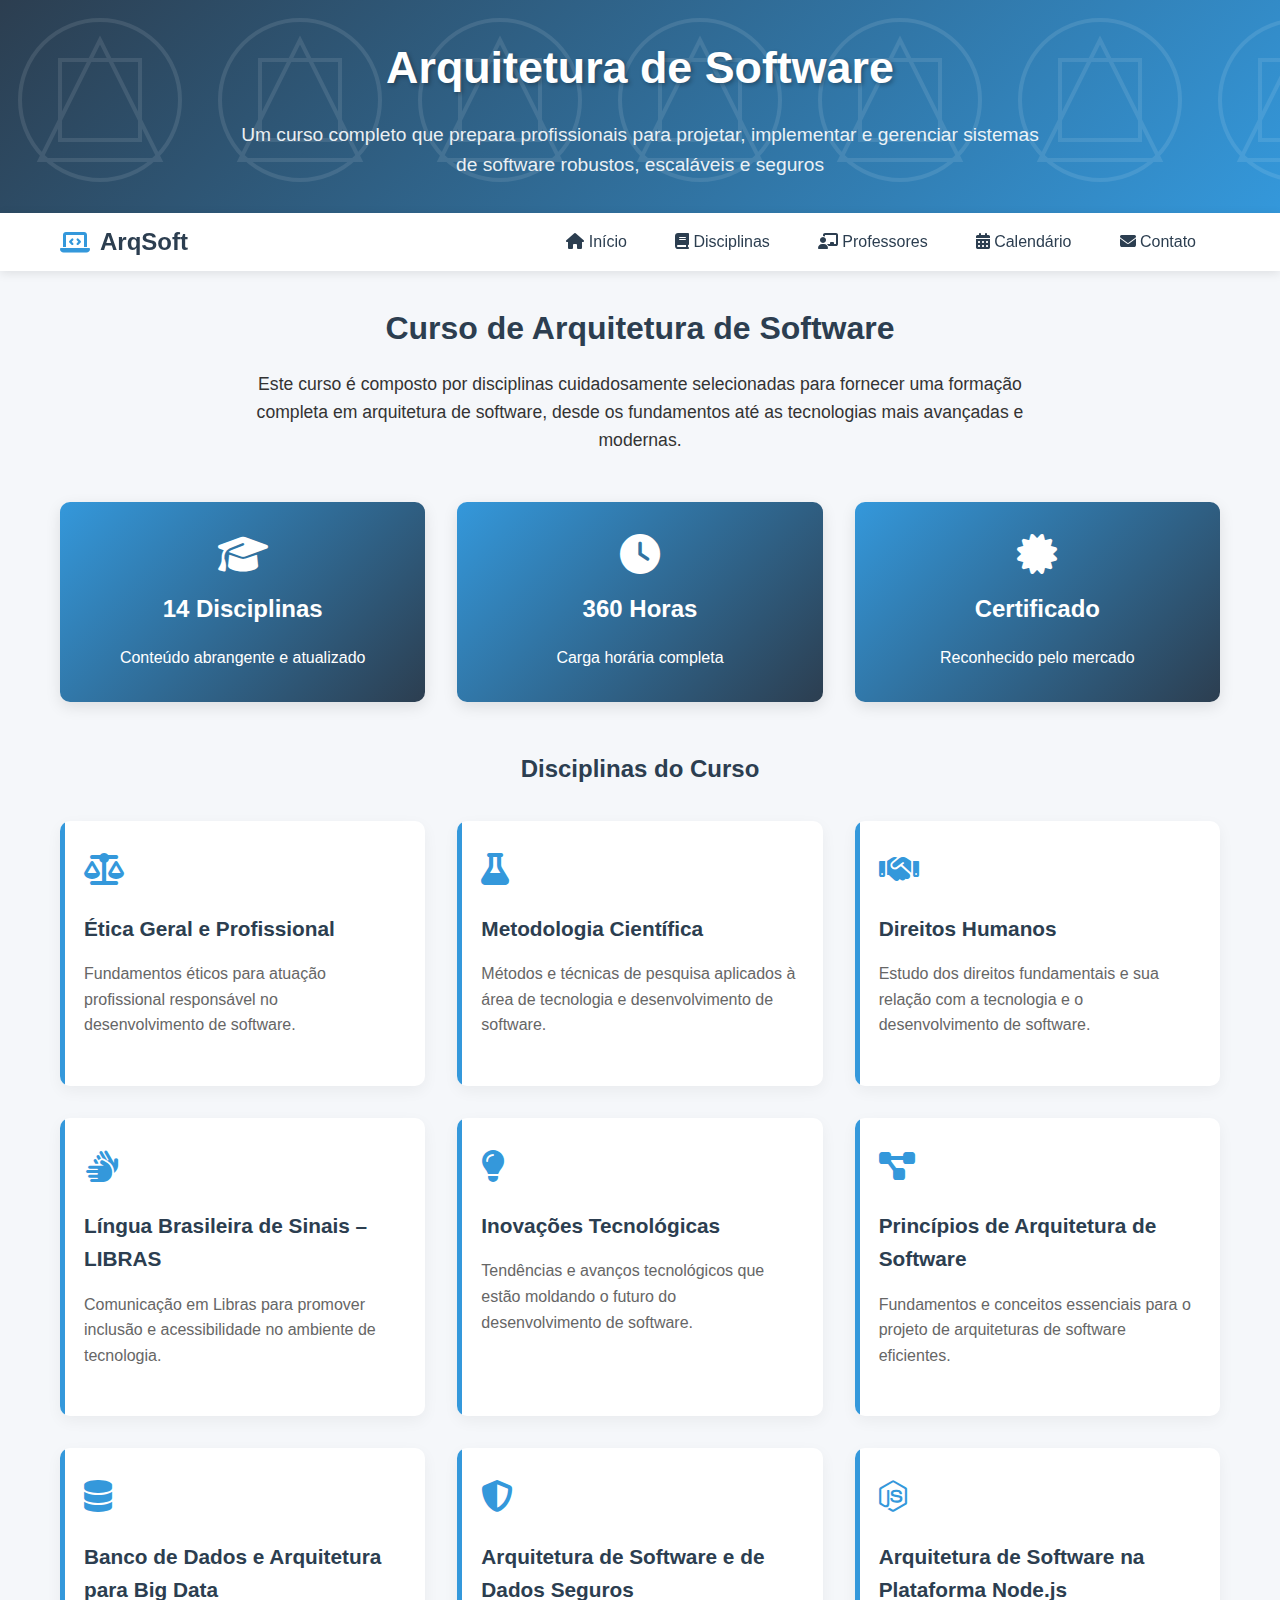
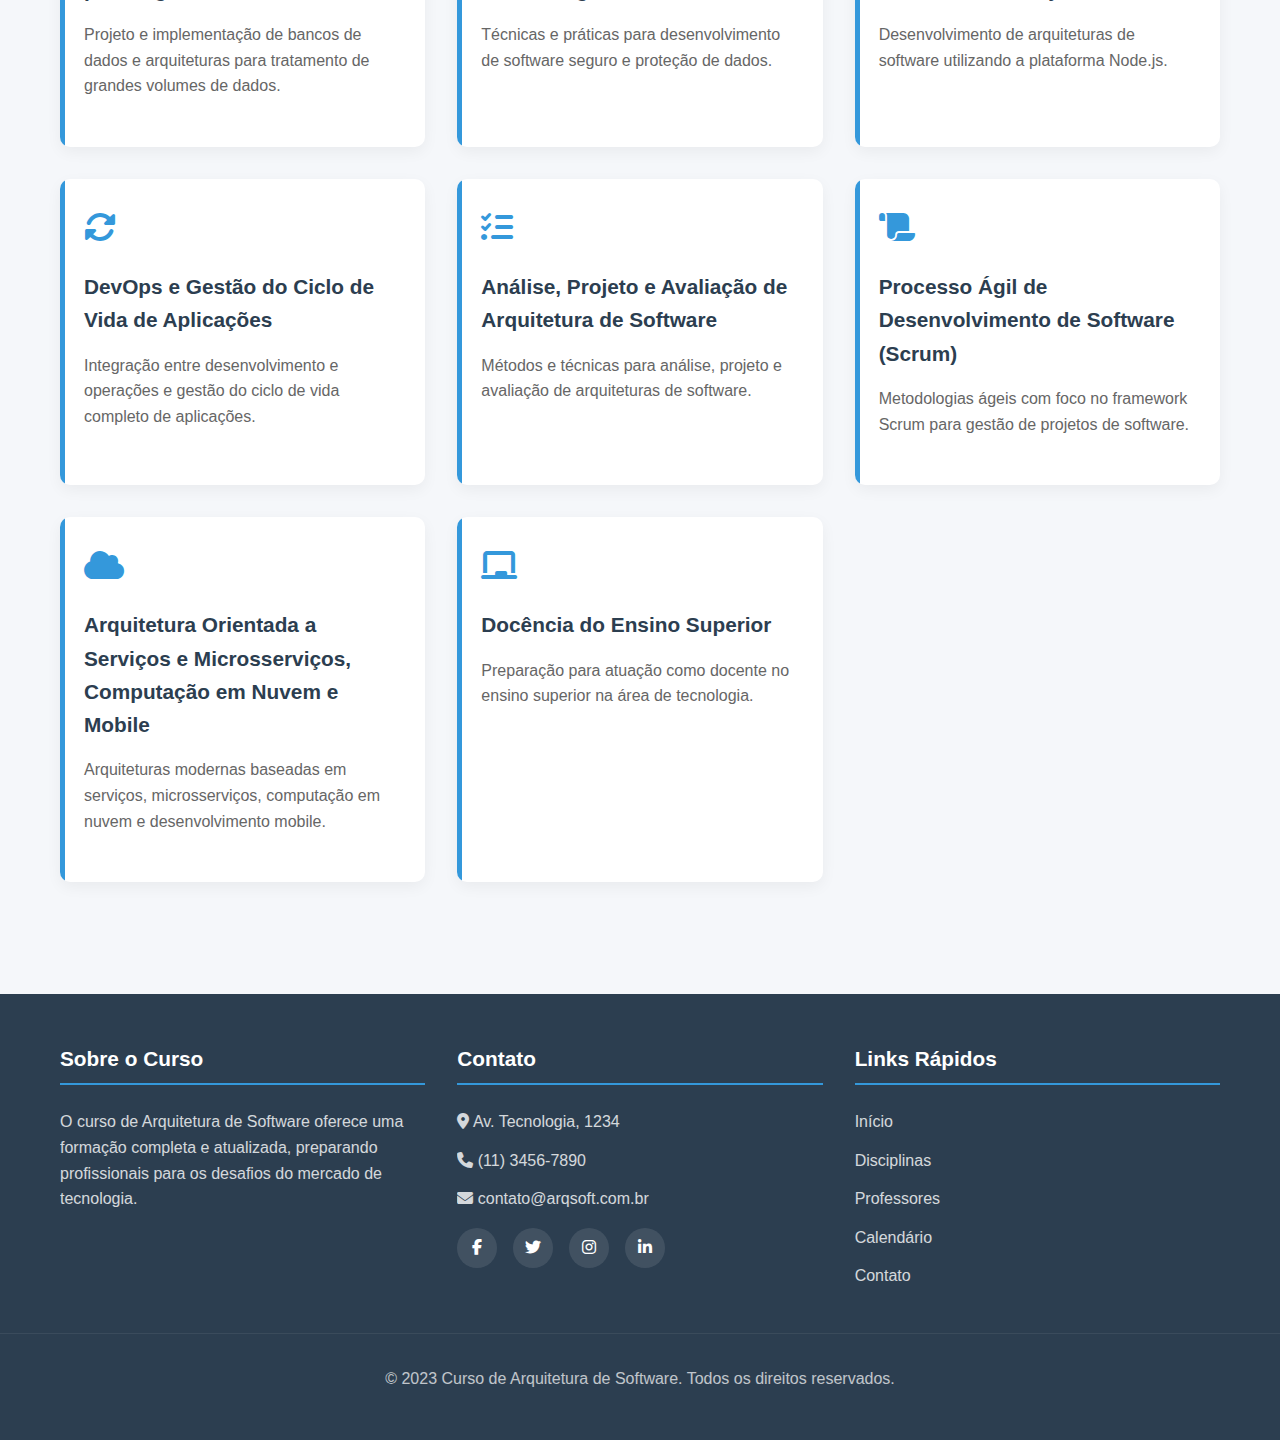
<file: index.html>
<!DOCTYPE html>
<html lang="pt-BR">
<head>
    <meta charset="UTF-8">
    <meta name="viewport" content="width=device-width, initial-scale=1.0">
    <title>Curso de Arquitetura de Software</title>
    <link rel="stylesheet" href="https://cdnjs.cloudflare.com/ajax/libs/font-awesome/6.4.0/css/all.min.css">
    <style>
        * {
            margin: 0;
            padding: 0;
            box-sizing: border-box;
            font-family: 'Segoe UI', Tahoma, Geneva, Verdana, sans-serif;
        }
        
        :root {
            --primary-color: #2c3e50;
            --secondary-color: #3498db;
            --accent-color: #e74c3c;
            --light-color: #ecf0f1;
            --dark-color: #2c3e50;
            --text-color: #333;
            --success-color: #27ae60;
        }
        
        body {
            background-color: #f5f7fa;
            color: var(--text-color);
            line-height: 1.6;
        }
        
        /* Header */
        header {
            background: linear-gradient(135deg, var(--primary-color), var(--secondary-color));
            color: white;
            padding: 2rem 0;
            text-align: center;
            box-shadow: 0 4px 12px rgba(0, 0, 0, 0.1);
            position: relative;
            overflow: hidden;
        }
        
        .header-content {
            max-width: 1200px;
            margin: 0 auto;
            padding: 0 20px;
            position: relative;
            z-index: 2;
        }
        
        header h1 {
            font-size: 2.8rem;
            margin-bottom: 1rem;
            text-shadow: 2px 2px 4px rgba(0, 0, 0, 0.3);
        }
        
        header p {
            font-size: 1.2rem;
            max-width: 800px;
            margin: 0 auto;
            opacity: 0.9;
        }
        
        .header-graphic {
            position: absolute;
            top: 0;
            right: 0;
            bottom: 0;
            left: 0;
            opacity: 0.1;
            background: url('data:image/svg+xml;utf8,<svg xmlns="http://www.w3.org/2000/svg" viewBox="0 0 100 100" width="100" height="100"><circle cx="50" cy="50" r="40" stroke="white" stroke-width="2" fill="none" /><rect x="30" y="30" width="40" height="40" stroke="white" stroke-width="2" fill="none" /><polygon points="50,20 80,80 20,80" stroke="white" stroke-width="2" fill="none" /></svg>');
            background-size: 200px;
        }
        
        /* Navigation */
        nav {
            background-color: white;
            box-shadow: 0 2px 10px rgba(0, 0, 0, 0.1);
            position: sticky;
            top: 0;
            z-index: 100;
        }
        
        .nav-container {
            max-width: 1200px;
            margin: 0 auto;
            display: flex;
            justify-content: space-between;
            align-items: center;
            padding: 0 20px;
        }
        
        .logo {
            font-weight: bold;
            font-size: 1.5rem;
            color: var(--primary-color);
            display: flex;
            align-items: center;
        }
        
        .logo i {
            margin-right: 10px;
            color: var(--secondary-color);
        }
        
        .nav-links {
            display: flex;
            list-style: none;
        }
        
        .nav-links li {
            padding: 1rem 0;
        }
        
        .nav-links a {
            color: var(--dark-color);
            text-decoration: none;
            padding: 1rem 1.5rem;
            transition: all 0.3s ease;
            font-weight: 500;
        }
        
        .nav-links a:hover {
            color: var(--secondary-color);
            background-color: #f8f9fa;
        }
        
        /* Main Content */
        .container {
            max-width: 1200px;
            margin: 0 auto;
            padding: 2rem 20px;
        }
        
        .course-intro {
            text-align: center;
            margin-bottom: 3rem;
        }
        
        .course-intro h2 {
            color: var(--primary-color);
            font-size: 2rem;
            margin-bottom: 1rem;
        }
        
        .course-intro p {
            max-width: 800px;
            margin: 0 auto;
            font-size: 1.1rem;
        }
        
        .disciplines-container {
            display: grid;
            grid-template-columns: repeat(auto-fill, minmax(300px, 1fr));
            gap: 2rem;
            margin-bottom: 3rem;
        }
        
        .discipline-card {
            background: white;
            border-radius: 10px;
            padding: 1.5rem;
            box-shadow: 0 5px 15px rgba(0, 0, 0, 0.05);
            transition: transform 0.3s ease, box-shadow 0.3s ease;
            position: relative;
            overflow: hidden;
        }
        
        .discipline-card::before {
            content: '';
            position: absolute;
            top: 0;
            left: 0;
            width: 5px;
            height: 100%;
            background-color: var(--secondary-color);
        }
        
        .discipline-card:hover {
            transform: translateY(-5px);
            box-shadow: 0 10px 25px rgba(0, 0, 0, 0.1);
        }
        
        .discipline-card h3 {
            color: var(--primary-color);
            margin-bottom: 1rem;
            font-size: 1.3rem;
        }
        
        .discipline-card p {
            color: #666;
            margin-bottom: 1.5rem;
        }
        
        .discipline-card .discipline-icon {
            font-size: 2rem;
            color: var(--secondary-color);
            margin-bottom: 1rem;
        }
        
        /* Course Highlights */
        .highlights {
            display: flex;
            flex-wrap: wrap;
            gap: 2rem;
            margin-bottom: 3rem;
        }
        
        .highlight-card {
            flex: 1;
            min-width: 250px;
            background: linear-gradient(135deg, var(--secondary-color), var(--primary-color));
            color: white;
            padding: 2rem;
            border-radius: 10px;
            text-align: center;
            box-shadow: 0 5px 15px rgba(0, 0, 0, 0.1);
        }
        
        .highlight-card i {
            font-size: 2.5rem;
            margin-bottom: 1rem;
        }
        
        .highlight-card h3 {
            font-size: 1.5rem;
            margin-bottom: 1rem;
        }
        
        /* Footer */
        footer {
            background-color: var(--dark-color);
            color: white;
            padding: 3rem 0;
            margin-top: 2rem;
        }
        
        .footer-content {
            max-width: 1200px;
            margin: 0 auto;
            padding: 0 20px;
            display: flex;
            flex-wrap: wrap;
            gap: 2rem;
        }
        
        .footer-section {
            flex: 1;
            min-width: 250px;
        }
        
        .footer-section h3 {
            font-size: 1.3rem;
            margin-bottom: 1.5rem;
            padding-bottom: 0.5rem;
            border-bottom: 2px solid var(--secondary-color);
        }
        
        .footer-section p, .footer-section li {
            margin-bottom: 0.8rem;
            opacity: 0.8;
        }
        
        .footer-section ul {
            list-style: none;
        }
        
        .footer-section a {
            color: white;
            text-decoration: none;
            transition: opacity 0.3s ease;
        }
        
        .footer-section a:hover {
            opacity: 0.7;
        }
        
        .social-links {
            display: flex;
            gap: 1rem;
            margin-top: 1rem;
        }
        
        .social-links a {
            display: inline-block;
            width: 40px;
            height: 40px;
            background-color: rgba(255, 255, 255, 0.1);
            border-radius: 50%;
            text-align: center;
            line-height: 40px;
            transition: background-color 0.3s ease;
        }
        
        .social-links a:hover {
            background-color: var(--secondary-color);
        }
        
        .copyright {
            text-align: center;
            padding-top: 2rem;
            margin-top: 2rem;
            border-top: 1px solid rgba(255, 255, 255, 0.1);
            opacity: 0.7;
        }
        
        /* Responsive Design */
        @media (max-width: 768px) {
            .nav-container {
                flex-direction: column;
                padding: 1rem 20px;
            }
            
            .nav-links {
                margin-top: 1rem;
                flex-wrap: wrap;
                justify-content: center;
            }
            
            .nav-links a {
                padding: 0.5rem 1rem;
            }
            
            header h1 {
                font-size: 2.2rem;
            }
            
            header p {
                font-size: 1rem;
            }
        }
        
        /* Animation */
        @keyframes fadeIn {
            from { opacity: 0; transform: translateY(20px); }
            to { opacity: 1; transform: translateY(0); }
        }
        
        .animate {
            animation: fadeIn 0.6s ease forwards;
        }
        
        .delay-1 {
            animation-delay: 0.2s;
        }
        
        .delay-2 {
            animation-delay: 0.4s;
        }
        
        .delay-3 {
            animation-delay: 0.6s;
        }
    </style>
</head>
<body>
    <!-- Header -->
    <header>
        <div class="header-graphic"></div>
        <div class="header-content">
            <h1>Arquitetura de Software</h1>
            <p>Um curso completo que prepara profissionais para projetar, implementar e gerenciar sistemas de software robustos, escaláveis e seguros</p>
        </div>
    </header>

    <!-- Navigation -->
    <nav>
        <div class="nav-container">
            <div class="logo">
                <i class="fas fa-laptop-code"></i>
                <span>ArqSoft</span>
            </div>
            <ul class="nav-links">
                <li><a href="#"><i class="fas fa-home"></i> Início</a></li>
                <li><a href="#"><i class="fas fa-book"></i> Disciplinas</a></li>
                <li><a href="#"><i class="fas fa-chalkboard-teacher"></i> Professores</a></li>
                <li><a href="#"><i class="fas fa-calendar-alt"></i> Calendário</a></li>
                <li><a href="#"><i class="fas fa-envelope"></i> Contato</a></li>
            </ul>
        </div>
    </nav>

    <!-- Main Content -->
    <div class="container">
        <div class="course-intro animate">
            <h2>Curso de Arquitetura de Software</h2>
            <p>Este curso é composto por disciplinas cuidadosamente selecionadas para fornecer uma formação completa em arquitetura de software, desde os fundamentos até as tecnologias mais avançadas e modernas.</p>
        </div>

        <div class="highlights">
            <div class="highlight-card animate delay-1">
                <i class="fas fa-graduation-cap"></i>
                <h3>14 Disciplinas</h3>
                <p>Conteúdo abrangente e atualizado</p>
            </div>
            <div class="highlight-card animate delay-2">
                <i class="fas fa-clock"></i>
                <h3>360 Horas</h3>
                <p>Carga horária completa</p>
            </div>
            <div class="highlight-card animate delay-3">
                <i class="fas fa-certificate"></i>
                <h3>Certificado</h3>
                <p>Reconhecido pelo mercado</p>
            </div>
        </div>

        <h2 style="text-align: center; margin-bottom: 2rem; color: var(--primary-color);">Disciplinas do Curso</h2>
        
        <div class="disciplines-container">
            <div class="discipline-card animate">
                <div class="discipline-icon">
                    <i class="fas fa-balance-scale"></i>
                </div>
                <h3>Ética Geral e Profissional</h3>
                <p>Fundamentos éticos para atuação profissional responsável no desenvolvimento de software.</p>
            </div>
            
            <div class="discipline-card animate delay-1">
                <div class="discipline-icon">
                    <i class="fas fa-flask"></i>
                </div>
                <h3>Metodologia Científica</h3>
                <p>Métodos e técnicas de pesquisa aplicados à área de tecnologia e desenvolvimento de software.</p>
            </div>
            
            <div class="discipline-card animate delay-2">
                <div class="discipline-icon">
                    <i class="fas fa-handshake"></i>
                </div>
                <h3>Direitos Humanos</h3>
                <p>Estudo dos direitos fundamentais e sua relação com a tecnologia e o desenvolvimento de software.</p>
            </div>
            
            <div class="discipline-card animate">
                <div class="discipline-icon">
                    <i class="fas fa-hands"></i>
                </div>
                <h3>Língua Brasileira de Sinais – LIBRAS</h3>
                <p>Comunicação em Libras para promover inclusão e acessibilidade no ambiente de tecnologia.</p>
            </div>
            
            <div class="discipline-card animate delay-1">
                <div class="discipline-icon">
                    <i class="fas fa-lightbulb"></i>
                </div>
                <h3>Inovações Tecnológicas</h3>
                <p>Tendências e avanços tecnológicos que estão moldando o futuro do desenvolvimento de software.</p>
            </div>
            
            <div class="discipline-card animate delay-2">
                <div class="discipline-icon">
                    <i class="fas fa-project-diagram"></i>
                </div>
                <h3>Princípios de Arquitetura de Software</h3>
                <p>Fundamentos e conceitos essenciais para o projeto de arquiteturas de software eficientes.</p>
            </div>
            
            <div class="discipline-card animate">
                <div class="discipline-icon">
                    <i class="fas fa-database"></i>
                </div>
                <h3>Banco de Dados e Arquitetura para Big Data</h3>
                <p>Projeto e implementação de bancos de dados e arquiteturas para tratamento de grandes volumes de dados.</p>
            </div>
            
            <div class="discipline-card animate delay-1">
                <div class="discipline-icon">
                    <i class="fas fa-shield-alt"></i>
                </div>
                <h3>Arquitetura de Software e de Dados Seguros</h3>
                <p>Técnicas e práticas para desenvolvimento de software seguro e proteção de dados.</p>
            </div>
            
            <div class="discipline-card animate delay-2">
                <div class="discipline-icon">
                    <i class="fab fa-node-js"></i>
                </div>
                <h3>Arquitetura de Software na Plataforma Node.js</h3>
                <p>Desenvolvimento de arquiteturas de software utilizando a plataforma Node.js.</p>
            </div>
            
            <div class="discipline-card animate">
                <div class="discipline-icon">
                    <i class="fas fa-sync-alt"></i>
                </div>
                <h3>DevOps e Gestão do Ciclo de Vida de Aplicações</h3>
                <p>Integração entre desenvolvimento e operações e gestão do ciclo de vida completo de aplicações.</p>
            </div>
            
            <div class="discipline-card animate delay-1">
                <div class="discipline-icon">
                    <i class="fas fa-tasks"></i>
                </div>
                <h3>Análise, Projeto e Avaliação de Arquitetura de Software</h3>
                <p>Métodos e técnicas para análise, projeto e avaliação de arquiteturas de software.</p>
            </div>
            
            <div class="discipline-card animate delay-2">
                <div class="discipline-icon">
                    <i class="fas fa-scroll"></i>
                </div>
                <h3>Processo Ágil de Desenvolvimento de Software (Scrum)</h3>
                <p>Metodologias ágeis com foco no framework Scrum para gestão de projetos de software.</p>
            </div>
            
            <div class="discipline-card animate">
                <div class="discipline-icon">
                    <i class="fas fa-cloud"></i>
                </div>
                <h3>Arquitetura Orientada a Serviços e Microsserviços, Computação em Nuvem e Mobile</h3>
                <p>Arquiteturas modernas baseadas em serviços, microsserviços, computação em nuvem e desenvolvimento mobile.</p>
            </div>
            
            <div class="discipline-card animate delay-1">
                <div class="discipline-icon">
                    <i class="fas fa-chalkboard"></i>
                </div>
                <h3>Docência do Ensino Superior</h3>
                <p>Preparação para atuação como docente no ensino superior na área de tecnologia.</p>
            </div>
        </div>
    </div>

    <!-- Footer -->
    <footer>
        <div class="footer-content">
            <div class="footer-section">
                <h3>Sobre o Curso</h3>
                <p>O curso de Arquitetura de Software oferece uma formação completa e atualizada, preparando profissionais para os desafios do mercado de tecnologia.</p>
            </div>
            
            <div class="footer-section">
                <h3>Contato</h3>
                <p><i class="fas fa-map-marker-alt"></i> Av. Tecnologia, 1234</p>
                <p><i class="fas fa-phone"></i> (11) 3456-7890</p>
                <p><i class="fas fa-envelope"></i> contato@arqsoft.com.br</p>
                <div class="social-links">
                    <a href="#"><i class="fab fa-facebook-f"></i></a>
                    <a href="#"><i class="fab fa-twitter"></i></a>
                    <a href="#"><i class="fab fa-instagram"></i></a>
                    <a href="#"><i class="fab fa-linkedin-in"></i></a>
                </div>
            </div>
            
            <div class="footer-section">
                <h3>Links Rápidos</h3>
                <ul>
                    <li><a href="#">Início</a></li>
                    <li><a href="#">Disciplinas</a></li>
                    <li><a href="#">Professores</a></li>
                    <li><a href="#">Calendário</a></li>
                    <li><a href="#">Contato</a></li>
                </ul>
            </div>
        </div>
        
        <div class="copyright">
            <p>&copy; 2023 Curso de Arquitetura de Software. Todos os direitos reservados.</p>
        </div>
    </footer>

    <script>
        // Animação de entrada dos elementos
        document.addEventListener('DOMContentLoaded', function() {
            const animatedElements = document.querySelectorAll('.animate');
            
            animatedElements.forEach(element => {
                element.style.opacity = '0';
            });
            
            setTimeout(function() {
                animatedElements.forEach(element => {
                    element.style.opacity = '1';
                });
            }, 100);
        });
    </script>
</body>
</html>
</file>
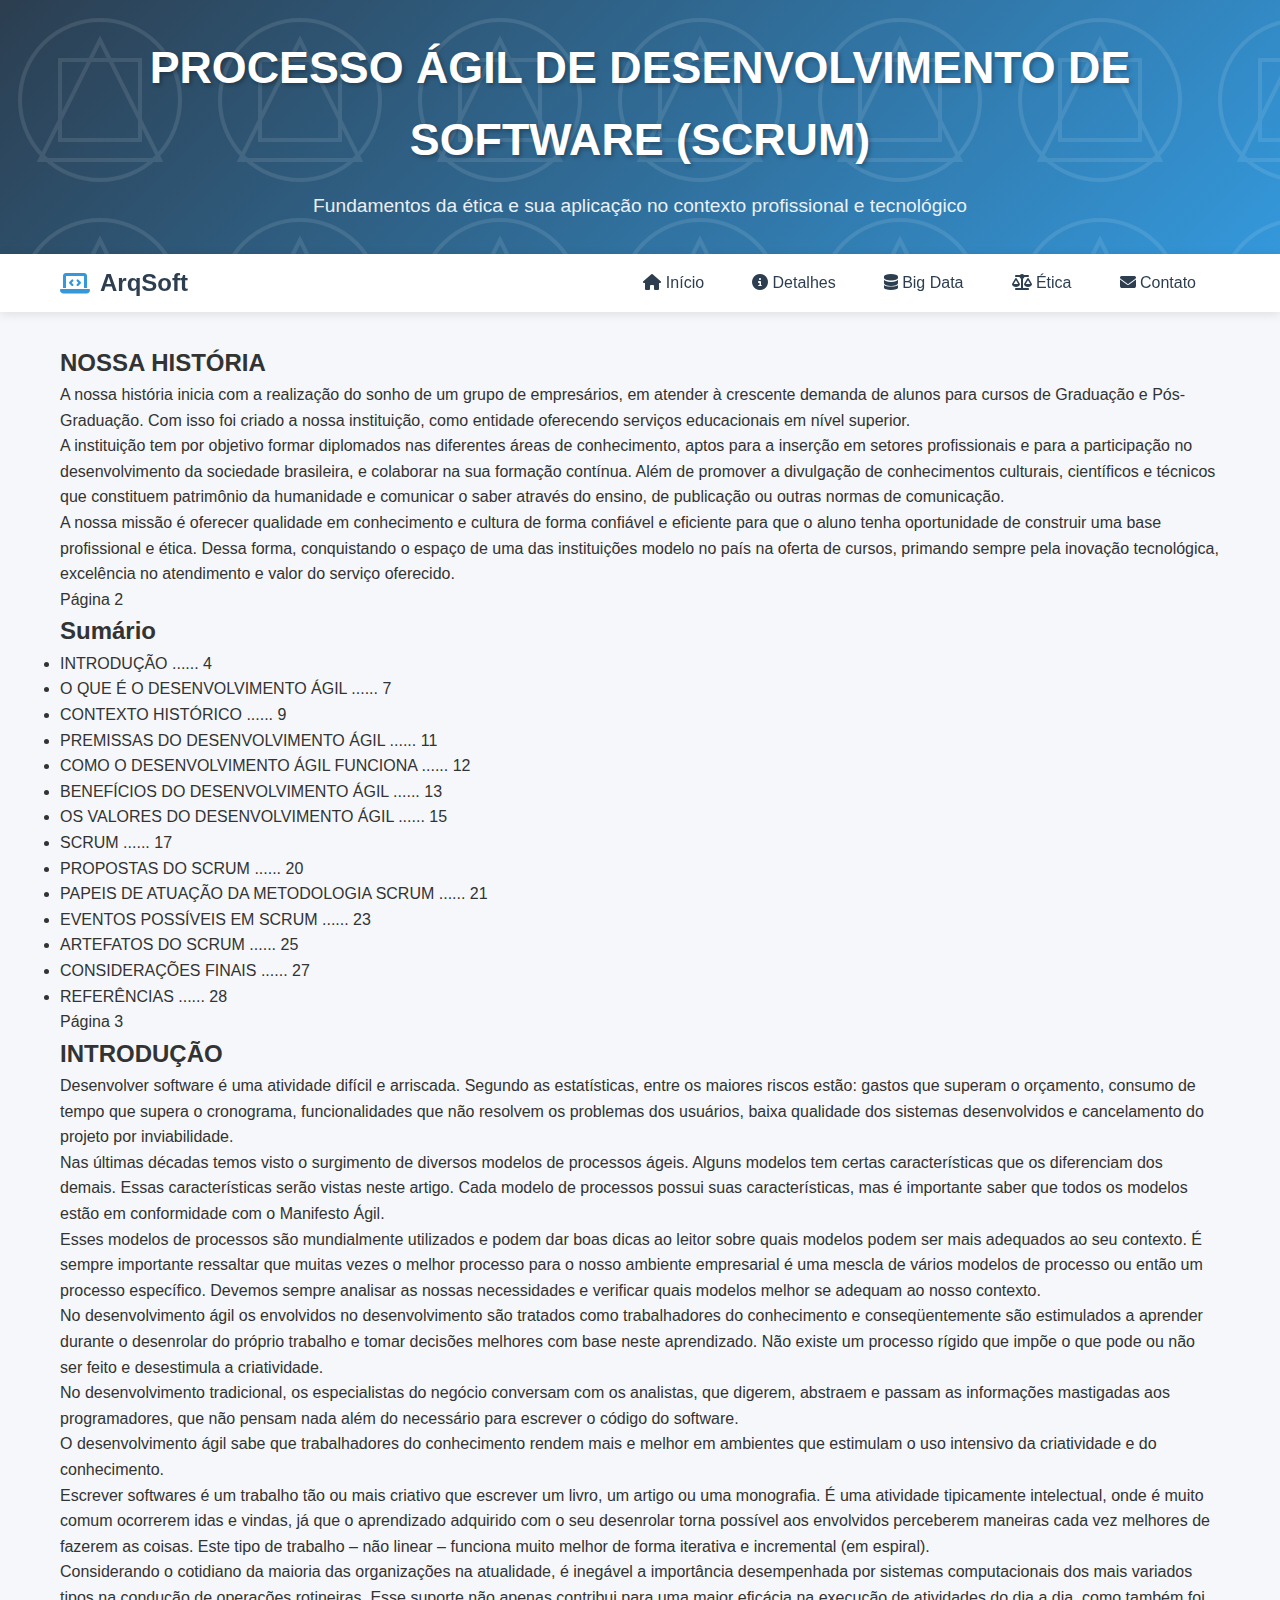
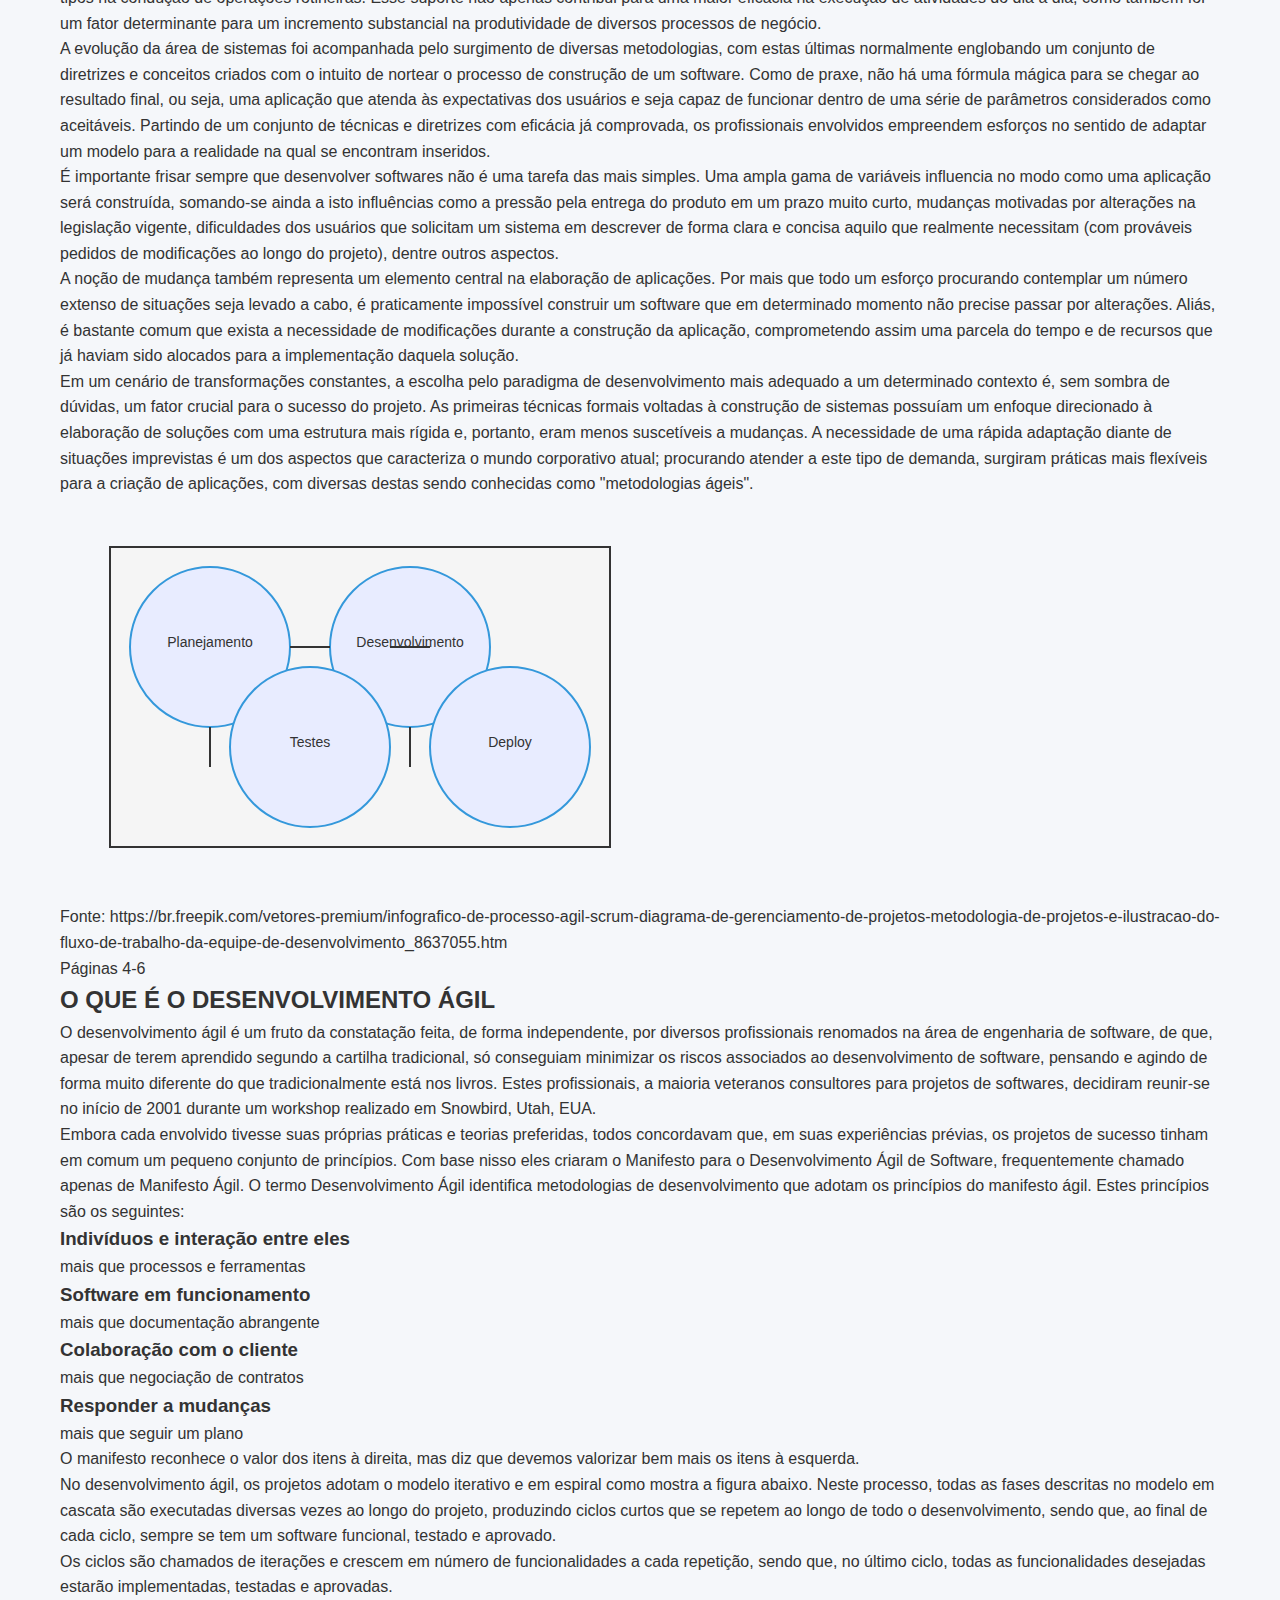
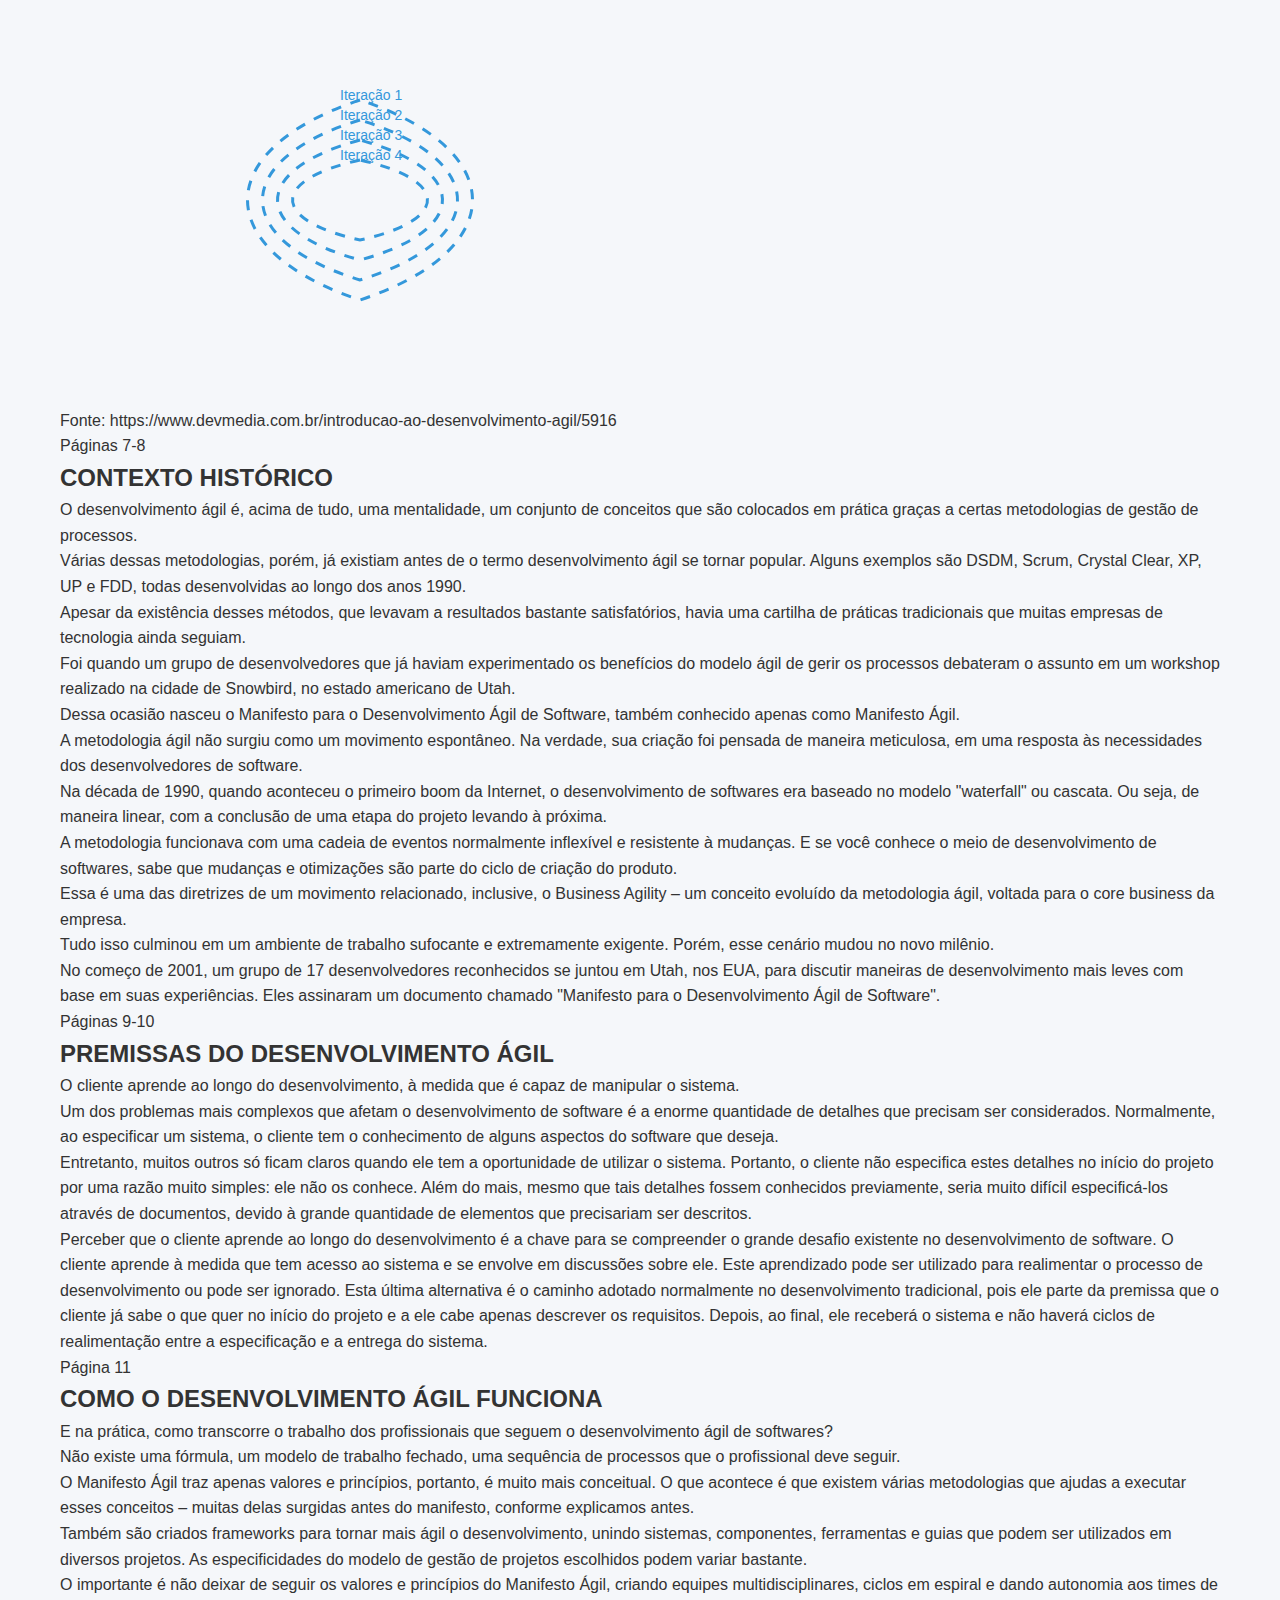
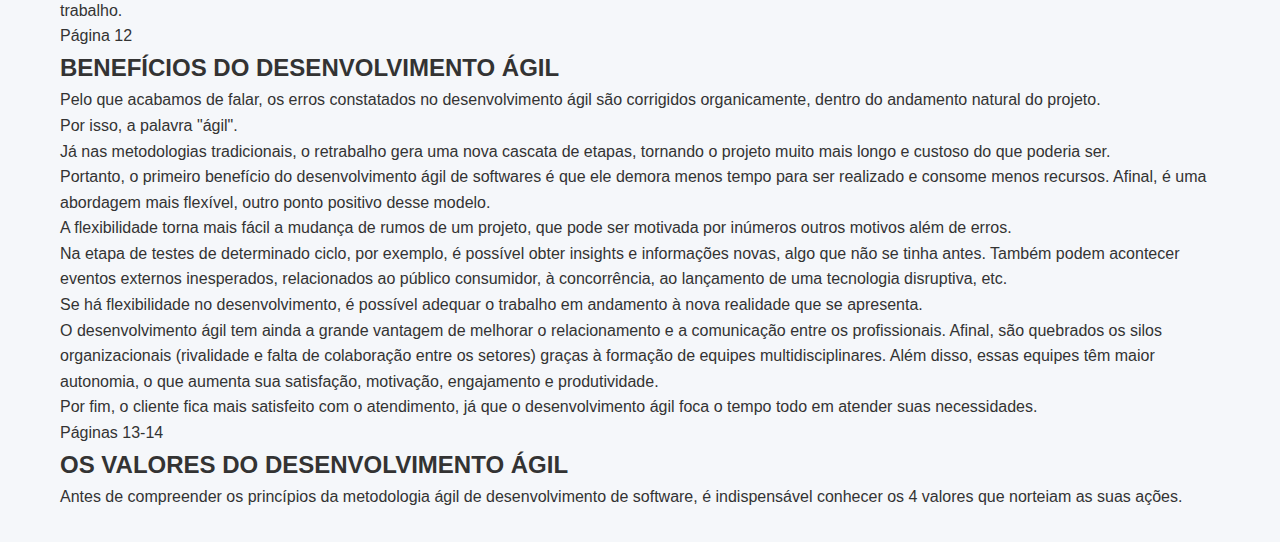
<file: agil.html>
<!DOCTYPE html>
<html lang="pt-BR">
<head>
    <meta charset="UTF-8">
    <meta name="viewport" content="width=device-width, initial-scale=1.0">
    <title>Processo Ágil de Desenvolvimento de Software (Scrum)</title>
    <link rel="stylesheet" href="https://cdnjs.cloudflare.com/ajax/libs/font-awesome/6.4.0/css/all.min.css">
    <link rel="stylesheet" href="style.css">
    <style>
       
        
    </style>
</head>
<body>
     <!-- Header -->
    <header>
        <div class="header-graphic"></div>
        <div class="header-content">
            <h1>PROCESSO ÁGIL DE DESENVOLVIMENTO DE SOFTWARE (SCRUM)</h1>
            <p>Fundamentos da ética e sua aplicação no contexto profissional e tecnológico</p>
        </div>
    </header>

    <!-- Navigation -->
    <nav>
        <div class="nav-container">
            <div class="logo">
                <i class="fas fa-laptop-code"></i>
                <span>ArqSoft</span>
            </div>
            <ul class="nav-links">
                <li><a href="index.html"><i class="fas fa-home"></i> Início</a></li>
                <li><a href="detalhes.html"><i class="fas fa-info-circle"></i> Detalhes</a></li>
                <li><a href="bd.html"><i class="fas fa-database"></i> Big Data</a></li>
                <li><a href="etica.html" class="active"><i class="fas fa-balance-scale"></i> Ética</a></li>
                <li><a href="#"><i class="fas fa-envelope"></i> Contato</a></li>
            </ul>
        </div>
    </nav>
    <div class="container">
        
        <section id="nossa-historia">
            <h2>NOSSA HISTÓRIA</h2>
            <p>A nossa história inicia com a realização do sonho de um grupo de empresários, em atender à crescente demanda de alunos para cursos de Graduação e Pós-Graduação. Com isso foi criado a nossa instituição, como entidade oferecendo serviços educacionais em nível superior.</p>
            <p>A instituição tem por objetivo formar diplomados nas diferentes áreas de conhecimento, aptos para a inserção em setores profissionais e para a participação no desenvolvimento da sociedade brasileira, e colaborar na sua formação contínua. Além de promover a divulgação de conhecimentos culturais, científicos e técnicos que constituem patrimônio da humanidade e comunicar o saber através do ensino, de publicação ou outras normas de comunicação.</p>
            <p>A nossa missão é oferecer qualidade em conhecimento e cultura de forma confiável e eficiente para que o aluno tenha oportunidade de construir uma base profissional e ética. Dessa forma, conquistando o espaço de uma das instituições modelo no país na oferta de cursos, primando sempre pela inovação tecnológica, excelência no atendimento e valor do serviço oferecido.</p>
            <div class="page-number">Página 2</div>
        </section>

        <section class="summary">
            <h2>Sumário</h2>
            <ul>
                <li>INTRODUÇÃO ...... 4</li>
                <li>O QUE É O DESENVOLVIMENTO ÁGIL ...... 7</li>
                <li>CONTEXTO HISTÓRICO ...... 9</li>
                <li>PREMISSAS DO DESENVOLVIMENTO ÁGIL ...... 11</li>
                <li>COMO O DESENVOLVIMENTO ÁGIL FUNCIONA ...... 12</li>
                <li>BENEFÍCIOS DO DESENVOLVIMENTO ÁGIL ...... 13</li>
                <li>OS VALORES DO DESENVOLVIMENTO ÁGIL ...... 15</li>
                <li>SCRUM ...... 17</li>
                <li>PROPOSTAS DO SCRUM ...... 20</li>
                <li>PAPEIS DE ATUAÇÃO DA METODOLOGIA SCRUM ...... 21</li>
                <li>EVENTOS POSSÍVEIS EM SCRUM ...... 23</li>
                <li>ARTEFATOS DO SCRUM ...... 25</li>
                <li>CONSIDERAÇÕES FINAIS ...... 27</li>
                <li>REFERÊNCIAS ...... 28</li>
            </ul>
            <div class="page-number">Página 3</div>
        </section>

        <section id="introducao">
            <h2>INTRODUÇÃO</h2>
            <p>Desenvolver software é uma atividade difícil e arriscada. Segundo as estatísticas, entre os maiores riscos estão: gastos que superam o orçamento, consumo de tempo que supera o cronograma, funcionalidades que não resolvem os problemas dos usuários, baixa qualidade dos sistemas desenvolvidos e cancelamento do projeto por inviabilidade.</p>
            <p>Nas últimas décadas temos visto o surgimento de diversos modelos de processos ágeis. Alguns modelos tem certas características que os diferenciam dos demais. Essas características serão vistas neste artigo. Cada modelo de processos possui suas características, mas é importante saber que todos os modelos estão em conformidade com o Manifesto Ágil.</p>
            <p>Esses modelos de processos são mundialmente utilizados e podem dar boas dicas ao leitor sobre quais modelos podem ser mais adequados ao seu contexto. É sempre importante ressaltar que muitas vezes o melhor processo para o nosso ambiente empresarial é uma mescla de vários modelos de processo ou então um processo específico. Devemos sempre analisar as nossas necessidades e verificar quais modelos melhor se adequam ao nosso contexto.</p>
            
            <div class="highlight-box">
                <p>No desenvolvimento ágil os envolvidos no desenvolvimento são tratados como trabalhadores do conhecimento e conseqüentemente são estimulados a aprender durante o desenrolar do próprio trabalho e tomar decisões melhores com base neste aprendizado. Não existe um processo rígido que impõe o que pode ou não ser feito e desestimula a criatividade.</p>
            </div>
            
            <p>No desenvolvimento tradicional, os especialistas do negócio conversam com os analistas, que digerem, abstraem e passam as informações mastigadas aos programadores, que não pensam nada além do necessário para escrever o código do software.</p>
            <p>O desenvolvimento ágil sabe que trabalhadores do conhecimento rendem mais e melhor em ambientes que estimulam o uso intensivo da criatividade e do conhecimento.</p>
            <p>Escrever softwares é um trabalho tão ou mais criativo que escrever um livro, um artigo ou uma monografia. É uma atividade tipicamente intelectual, onde é muito comum ocorrerem idas e vindas, já que o aprendizado adquirido com o seu desenrolar torna possível aos envolvidos perceberem maneiras cada vez melhores de fazerem as coisas. Este tipo de trabalho – não linear – funciona muito melhor de forma iterativa e incremental (em espiral).</p>
            <p>Considerando o cotidiano da maioria das organizações na atualidade, é inegável a importância desempenhada por sistemas computacionais dos mais variados tipos na condução de operações rotineiras. Esse suporte não apenas contribui para uma maior eficácia na execução de atividades do dia a dia, como também foi um fator determinante para um incremento substancial na produtividade de diversos processos de negócio.</p>
            <p>A evolução da área de sistemas foi acompanhada pelo surgimento de diversas metodologias, com estas últimas normalmente englobando um conjunto de diretrizes e conceitos criados com o intuito de nortear o processo de construção de um software. Como de praxe, não há uma fórmula mágica para se chegar ao resultado final, ou seja, uma aplicação que atenda às expectativas dos usuários e seja capaz de funcionar dentro de uma série de parâmetros considerados como aceitáveis. Partindo de um conjunto de técnicas e diretrizes com eficácia já comprovada, os profissionais envolvidos empreendem esforços no sentido de adaptar um modelo para a realidade na qual se encontram inseridos.</p>
            <p>É importante frisar sempre que desenvolver softwares não é uma tarefa das mais simples. Uma ampla gama de variáveis influencia no modo como uma aplicação será construída, somando-se ainda a isto influências como a pressão pela entrega do produto em um prazo muito curto, mudanças motivadas por alterações na legislação vigente, dificuldades dos usuários que solicitam um sistema em descrever de forma clara e concisa aquilo que realmente necessitam (com prováveis pedidos de modificações ao longo do projeto), dentre outros aspectos.</p>
            <p>A noção de mudança também representa um elemento central na elaboração de aplicações. Por mais que todo um esforço procurando contemplar um número extenso de situações seja levado a cabo, é praticamente impossível construir um software que em determinado momento não precise passar por alterações. Aliás, é bastante comum que exista a necessidade de modificações durante a construção da aplicação, comprometendo assim uma parcela do tempo e de recursos que já haviam sido alocados para a implementação daquela solução.</p>
            <p>Em um cenário de transformações constantes, a escolha pelo paradigma de desenvolvimento mais adequado a um determinado contexto é, sem sombra de dúvidas, um fator crucial para o sucesso do projeto. As primeiras técnicas formais voltadas à construção de sistemas possuíam um enfoque direcionado à elaboração de soluções com uma estrutura mais rígida e, portanto, eram menos suscetíveis a mudanças. A necessidade de uma rápida adaptação diante de situações imprevistas é um dos aspectos que caracteriza o mundo corporativo atual; procurando atender a este tipo de demanda, surgiram práticas mais flexíveis para a criação de aplicações, com diversas destas sendo conhecidas como "metodologias ágeis".</p>
            
            <div class="image-container">
                <img src="[data-uri]" alt="Diagrama de gerenciamento de projetos ágeis">
                <div class="image-caption">Fonte: https://br.freepik.com/vetores-premium/infografico-de-processo-agil-scrum-diagrama-de-gerenciamento-de-projetos-metodologia-de-projetos-e-ilustracao-do-fluxo-de-trabalho-da-equipe-de-desenvolvimento_8637055.htm</div>
            </div>
            
            <div class="page-number">Páginas 4-6</div>
        </section>

        <section id="desenvolvimento-agil">
            <h2>O QUE É O DESENVOLVIMENTO ÁGIL</h2>
            <p>O desenvolvimento ágil é um fruto da constatação feita, de forma independente, por diversos profissionais renomados na área de engenharia de software, de que, apesar de terem aprendido segundo a cartilha tradicional, só conseguiam minimizar os riscos associados ao desenvolvimento de software, pensando e agindo de forma muito diferente do que tradicionalmente está nos livros. Estes profissionais, a maioria veteranos consultores para projetos de softwares, decidiram reunir-se no início de 2001 durante um workshop realizado em Snowbird, Utah, EUA.</p>
            <p>Embora cada envolvido tivesse suas próprias práticas e teorias preferidas, todos concordavam que, em suas experiências prévias, os projetos de sucesso tinham em comum um pequeno conjunto de princípios. Com base nisso eles criaram o Manifesto para o Desenvolvimento Ágil de Software, frequentemente chamado apenas de Manifesto Ágil. O termo Desenvolvimento Ágil identifica metodologias de desenvolvimento que adotam os princípios do manifesto ágil. Estes princípios são os seguintes:</p>
            
            <div class="agile-values">
                <div class="value-item">
                    <h3>Indivíduos e interação entre eles</h3>
                    <p>mais que processos e ferramentas</p>
                </div>
                <div class="value-item">
                    <h3>Software em funcionamento</h3>
                    <p>mais que documentação abrangente</p>
                </div>
                <div class="value-item">
                    <h3>Colaboração com o cliente</h3>
                    <p>mais que negociação de contratos</p>
                </div>
                <div class="value-item">
                    <h3>Responder a mudanças</h3>
                    <p>mais que seguir um plano</p>
                </div>
            </div>
            
            <p>O manifesto reconhece o valor dos itens à direita, mas diz que devemos valorizar bem mais os itens à esquerda.</p>
            <p>No desenvolvimento ágil, os projetos adotam o modelo iterativo e em espiral como mostra a figura abaixo. Neste processo, todas as fases descritas no modelo em cascata são executadas diversas vezes ao longo do projeto, produzindo ciclos curtos que se repetem ao longo de todo o desenvolvimento, sendo que, ao final de cada ciclo, sempre se tem um software funcional, testado e aprovado.</p>
            <p>Os ciclos são chamados de iterações e crescem em número de funcionalidades a cada repetição, sendo que, no último ciclo, todas as funcionalidades desejadas estarão implementadas, testadas e aprovadas.</p>
            
            <div class="image-container">
                <img src="[data-uri]" alt="Modelo iterativo e em espiral">
                <div class="image-caption">Fonte: https://www.devmedia.com.br/introducao-ao-desenvolvimento-agil/5916</div>
            </div>
            
            <div class="page-number">Páginas 7-8</div>
        </section>

        <section id="contexto-historico">
            <h2>CONTEXTO HISTÓRICO</h2>
            <p>O desenvolvimento ágil é, acima de tudo, uma mentalidade, um conjunto de conceitos que são colocados em prática graças a certas metodologias de gestão de processos.</p>
            <p>Várias dessas metodologias, porém, já existiam antes de o termo desenvolvimento ágil se tornar popular. Alguns exemplos são DSDM, Scrum, Crystal Clear, XP, UP e FDD, todas desenvolvidas ao longo dos anos 1990.</p>
            <p>Apesar da existência desses métodos, que levavam a resultados bastante satisfatórios, havia uma cartilha de práticas tradicionais que muitas empresas de tecnologia ainda seguiam.</p>
            <p>Foi quando um grupo de desenvolvedores que já haviam experimentado os benefícios do modelo ágil de gerir os processos debateram o assunto em um workshop realizado na cidade de Snowbird, no estado americano de Utah.</p>
            <p>Dessa ocasião nasceu o Manifesto para o Desenvolvimento Ágil de Software, também conhecido apenas como Manifesto Ágil.</p>
            <p>A metodologia ágil não surgiu como um movimento espontâneo. Na verdade, sua criação foi pensada de maneira meticulosa, em uma resposta às necessidades dos desenvolvedores de software.</p>
            <p>Na década de 1990, quando aconteceu o primeiro boom da Internet, o desenvolvimento de softwares era baseado no modelo "waterfall" ou cascata. Ou seja, de maneira linear, com a conclusão de uma etapa do projeto levando à próxima.</p>
            <p>A metodologia funcionava com uma cadeia de eventos normalmente inflexível e resistente à mudanças. E se você conhece o meio de desenvolvimento de softwares, sabe que mudanças e otimizações são parte do ciclo de criação do produto.</p>
            <p>Essa é uma das diretrizes de um movimento relacionado, inclusive, o Business Agility – um conceito evoluído da metodologia ágil, voltada para o core business da empresa.</p>
            <p>Tudo isso culminou em um ambiente de trabalho sufocante e extremamente exigente. Porém, esse cenário mudou no novo milênio.</p>
            <p>No começo de 2001, um grupo de 17 desenvolvedores reconhecidos se juntou em Utah, nos EUA, para discutir maneiras de desenvolvimento mais leves com base em suas experiências. Eles assinaram um documento chamado "Manifesto para o Desenvolvimento Ágil de Software".</p>
            <div class="page-number">Páginas 9-10</div>
        </section>

        <section id="premissas">
            <h2>PREMISSAS DO DESENVOLVIMENTO ÁGIL</h2>
            <p>O cliente aprende ao longo do desenvolvimento, à medida que é capaz de manipular o sistema.</p>
            <p>Um dos problemas mais complexos que afetam o desenvolvimento de software é a enorme quantidade de detalhes que precisam ser considerados. Normalmente, ao especificar um sistema, o cliente tem o conhecimento de alguns aspectos do software que deseja.</p>
            <p>Entretanto, muitos outros só ficam claros quando ele tem a oportunidade de utilizar o sistema. Portanto, o cliente não especifica estes detalhes no início do projeto por uma razão muito simples: ele não os conhece. Além do mais, mesmo que tais detalhes fossem conhecidos previamente, seria muito difícil especificá-los através de documentos, devido à grande quantidade de elementos que precisariam ser descritos.</p>
            <p>Perceber que o cliente aprende ao longo do desenvolvimento é a chave para se compreender o grande desafio existente no desenvolvimento de software. O cliente aprende à medida que tem acesso ao sistema e se envolve em discussões sobre ele. Este aprendizado pode ser utilizado para realimentar o processo de desenvolvimento ou pode ser ignorado. Esta última alternativa é o caminho adotado normalmente no desenvolvimento tradicional, pois ele parte da premissa que o cliente já sabe o que quer no início do projeto e a ele cabe apenas descrever os requisitos. Depois, ao final, ele receberá o sistema e não haverá ciclos de realimentação entre a especificação e a entrega do sistema.</p>
            <div class="page-number">Página 11</div>
        </section>

        <section id="como-funciona">
            <h2>COMO O DESENVOLVIMENTO ÁGIL FUNCIONA</h2>
            <p>E na prática, como transcorre o trabalho dos profissionais que seguem o desenvolvimento ágil de softwares?</p>
            <p>Não existe uma fórmula, um modelo de trabalho fechado, uma sequência de processos que o profissional deve seguir.</p>
            <p>O Manifesto Ágil traz apenas valores e princípios, portanto, é muito mais conceitual. O que acontece é que existem várias metodologias que ajudas a executar esses conceitos – muitas delas surgidas antes do manifesto, conforme explicamos antes.</p>
            <p>Também são criados frameworks para tornar mais ágil o desenvolvimento, unindo sistemas, componentes, ferramentas e guias que podem ser utilizados em diversos projetos. As especificidades do modelo de gestão de projetos escolhidos podem variar bastante.</p>
            <p>O importante é não deixar de seguir os valores e princípios do Manifesto Ágil, criando equipes multidisciplinares, ciclos em espiral e dando autonomia aos times de trabalho.</p>
            <div class="page-number">Página 12</div>
        </section>

        <section id="beneficios">
            <h2>BENEFÍCIOS DO DESENVOLVIMENTO ÁGIL</h2>
            <p>Pelo que acabamos de falar, os erros constatados no desenvolvimento ágil são corrigidos organicamente, dentro do andamento natural do projeto.</p>
            <p>Por isso, a palavra "ágil".</p>
            <p>Já nas metodologias tradicionais, o retrabalho gera uma nova cascata de etapas, tornando o projeto muito mais longo e custoso do que poderia ser.</p>
            <p>Portanto, o primeiro benefício do desenvolvimento ágil de softwares é que ele demora menos tempo para ser realizado e consome menos recursos. Afinal, é uma abordagem mais flexível, outro ponto positivo desse modelo.</p>
            <p>A flexibilidade torna mais fácil a mudança de rumos de um projeto, que pode ser motivada por inúmeros outros motivos além de erros.</p>
            <p>Na etapa de testes de determinado ciclo, por exemplo, é possível obter insights e informações novas, algo que não se tinha antes. Também podem acontecer eventos externos inesperados, relacionados ao público consumidor, à concorrência, ao lançamento de uma tecnologia disruptiva, etc.</p>
            <p>Se há flexibilidade no desenvolvimento, é possível adequar o trabalho em andamento à nova realidade que se apresenta.</p>
            <p>O desenvolvimento ágil tem ainda a grande vantagem de melhorar o relacionamento e a comunicação entre os profissionais. Afinal, são quebrados os silos organizacionais (rivalidade e falta de colaboração entre os setores) graças à formação de equipes multidisciplinares. Além disso, essas equipes têm maior autonomia, o que aumenta sua satisfação, motivação, engajamento e produtividade.</p>
            <p>Por fim, o cliente fica mais satisfeito com o atendimento, já que o desenvolvimento ágil foca o tempo todo em atender suas necessidades.</p>
            <div class="page-number">Páginas 13-14</div>
        </section>

        <section id="valores">
            <h2>OS VALORES DO DESENVOLVIMENTO ÁGIL</h2>
            <p>Antes de compreender os princípios da metodologia ágil de desenvolvimento de software, é indispensável conhecer os 4 valores que norteiam as suas ações.</p>
</file>
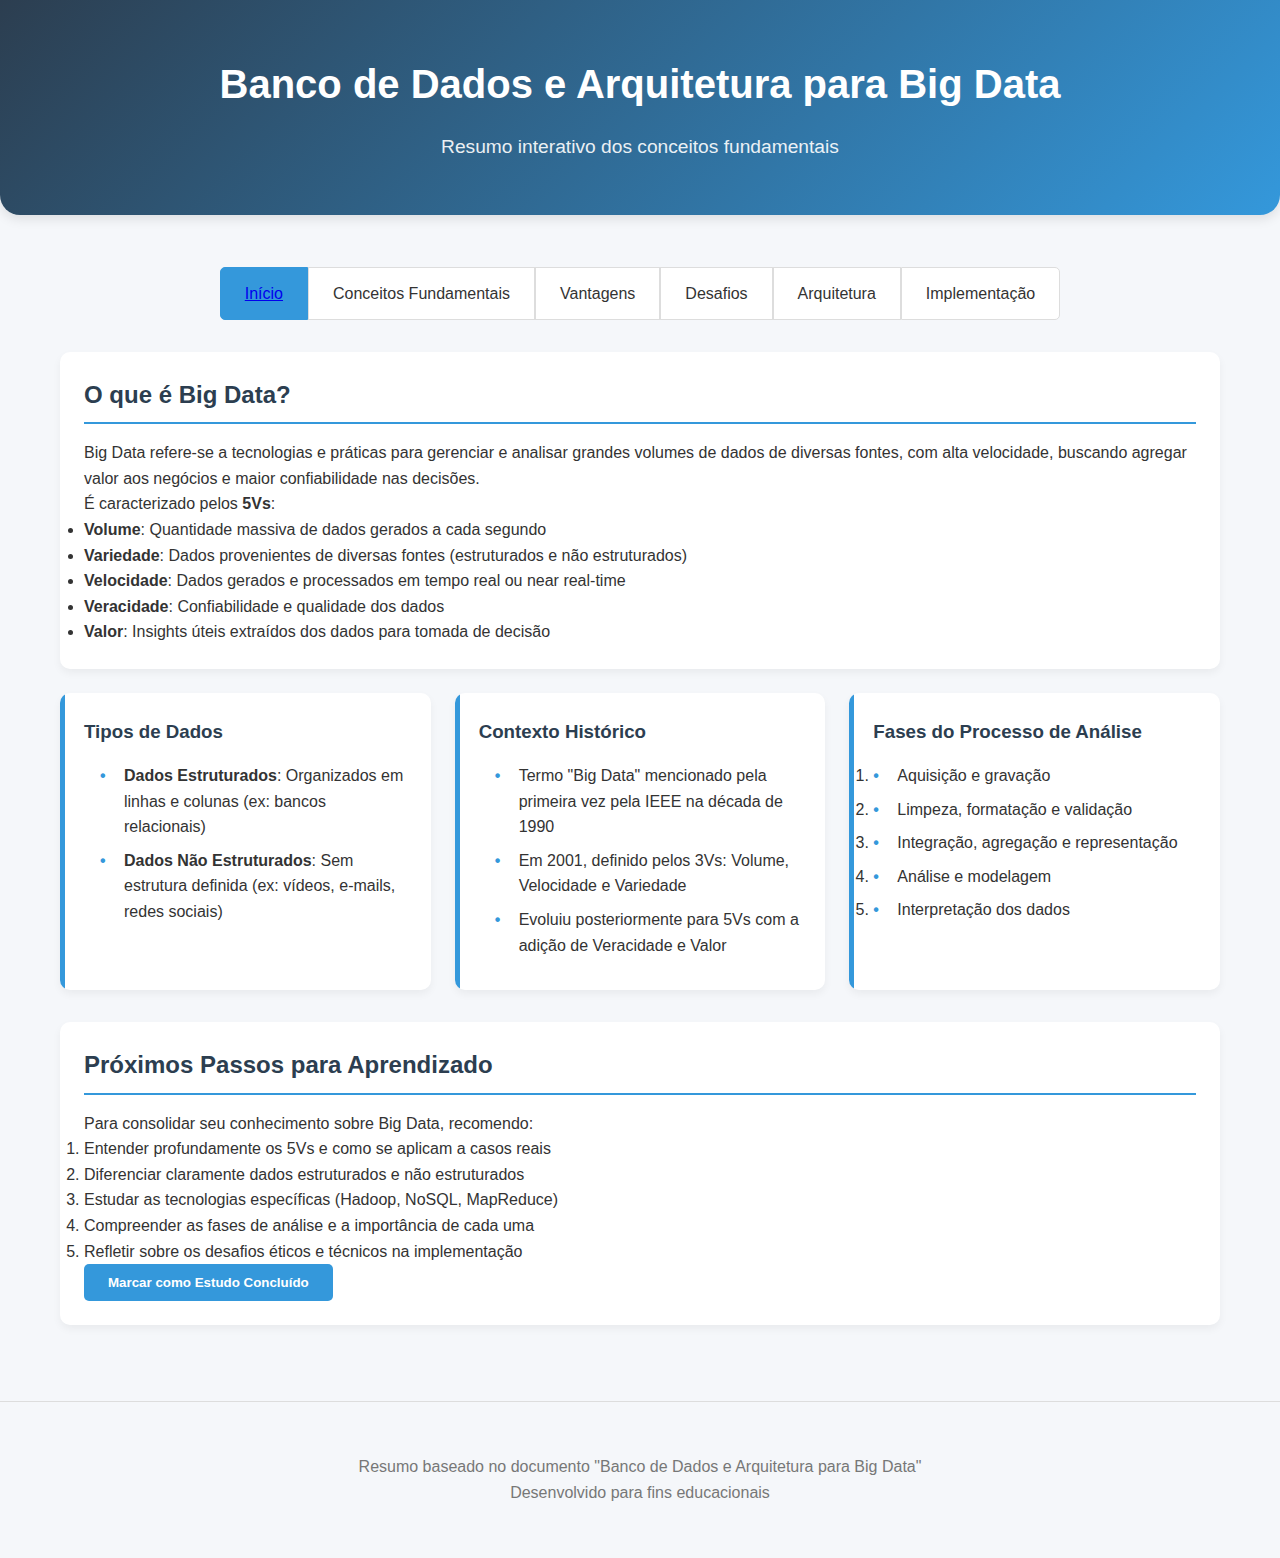
<file: bd.html>
<!DOCTYPE html>
<html lang="pt-BR">
<head>
    <meta charset="UTF-8">
    <meta name="viewport" content="width=device-width, initial-scale=1.0">
    <title>Big Data - Resumo dos Conceitos</title>
    <style>
        :root {
            --primary-color: #2c3e50;
            --secondary-color: #3498db;
            --accent-color: #e74c3c;
            --light-color: #ecf0f1;
            --dark-color: #2c3e50;
            --success-color: #27ae60;
        }
        
        * {
            margin: 0;
            padding: 0;
            box-sizing: border-box;
            font-family: 'Segoe UI', Tahoma, Geneva, Verdana, sans-serif;
        }
        
        body {
            background-color: #f5f7fa;
            color: #333;
            line-height: 1.6;
        }
        
        .container {
            max-width: 1200px;
            margin: 0 auto;
            padding: 20px;
        }
        
        header {
            background: linear-gradient(135deg, var(--primary-color), var(--secondary-color));
            color: white;
            padding: 2rem 0;
            text-align: center;
            border-radius: 0 0 20px 20px;
            margin-bottom: 2rem;
            box-shadow: 0 4px 12px rgba(0, 0, 0, 0.1);
        }
        
        h1 {
            font-size: 2.5rem;
            margin-bottom: 1rem;
        }
        
        .subtitle {
            font-size: 1.2rem;
            opacity: 0.9;
        }
        
        .summary-card {
            background: white;
            border-radius: 10px;
            padding: 1.5rem;
            margin-bottom: 1.5rem;
            box-shadow: 0 4px 8px rgba(0, 0, 0, 0.05);
            transition: transform 0.3s ease, box-shadow 0.3s ease;
        }
        
        .summary-card:hover {
            transform: translateY(-5px);
            box-shadow: 0 8px 16px rgba(0, 0, 0, 0.1);
        }
        
        .summary-card h2 {
            color: var(--primary-color);
            margin-bottom: 1rem;
            padding-bottom: 0.5rem;
            border-bottom: 2px solid var(--secondary-color);
        }
        
        .concept-grid {
            display: grid;
            grid-template-columns: repeat(auto-fill, minmax(300px, 1fr));
            gap: 1.5rem;
            margin-bottom: 2rem;
        }
        
        .concept-card {
            background: white;
            border-radius: 10px;
            padding: 1.5rem;
            box-shadow: 0 4px 8px rgba(0, 0, 0, 0.05);
            transition: all 0.3s ease;
            position: relative;
            overflow: hidden;
        }
        
        .concept-card::before {
            content: '';
            position: absolute;
            top: 0;
            left: 0;
            width: 5px;
            height: 100%;
            background-color: var(--secondary-color);
        }
        
        .concept-card h3 {
            color: var(--primary-color);
            margin-bottom: 1rem;
        }
        
        .concept-card ul {
            list-style-type: none;
            padding-left: 1rem;
        }
        
        .concept-card li {
            margin-bottom: 0.5rem;
            position: relative;
            padding-left: 1.5rem;
        }
        
        .concept-card li::before {
            content: '•';
            color: var(--secondary-color);
            font-weight: bold;
            position: absolute;
            left: 0;
        }
        
        .btn {
            display: inline-block;
            background-color: var(--secondary-color);
            color: white;
            padding: 0.7rem 1.5rem;
            border-radius: 5px;
            text-decoration: none;
            font-weight: bold;
            transition: background-color 0.3s ease;
            border: none;
            cursor: pointer;
        }
        
        .btn:hover {
            background-color: var(--primary-color);
        }
        
        .progress-container {
            position: fixed;
            top: 0;
            left: 0;
            width: 100%;
            height: 5px;
            background: transparent;
            z-index: 1000;
        }
        
        .progress-bar {
            height: 5px;
            background: var(--secondary-color);
            width: 0%;
            transition: width 0.3s ease;
        }
        
        .nav-tabs {
            display: flex;
            justify-content: center;
            margin-bottom: 2rem;
            flex-wrap: wrap;
        }
        
        .nav-tab {
            padding: 0.8rem 1.5rem;
            background-color: white;
            border: 1px solid #ddd;
            cursor: pointer;
            transition: all 0.3s ease;
        }
        
        .nav-tab:first-child {
            border-radius: 5px 0 0 5px;
        }
        
        .nav-tab:last-child {
            border-radius: 0 5px 5px 0;
        }
        
        .nav-tab.active {
            background-color: var(--secondary-color);
            color: white;
            border-color: var(--secondary-color);
        }
        
        .content-section {
            display: none;
        }
        
        .content-section.active {
            display: block;
            animation: fadeIn 0.5s ease;
        }
        
        @keyframes fadeIn {
            from { opacity: 0; transform: translateY(20px); }
            to { opacity: 1; transform: translateY(0); }
        }
        
        footer {
            text-align: center;
            padding: 2rem 0;
            margin-top: 2rem;
            color: #777;
            border-top: 1px solid #ddd;
        }
        
        .completed {
            position: relative;
        }
        
        .completed::after {
            content: '✓';
            position: absolute;
            right: 10px;
            top: 10px;
            background-color: var(--success-color);
            color: white;
            width: 25px;
            height: 25px;
            border-radius: 50%;
            display: flex;
            align-items: center;
            justify-content: center;
            font-weight: bold;
        }
        
        @media (max-width: 768px) {
            .concept-grid {
                grid-template-columns: 1fr;
            }
            
            .nav-tabs {
                flex-direction: column;
            }
            
            .nav-tab {
                border-radius: 5px !important;
                margin-bottom: 5px;
            }
        }
    </style>
</head>
<body>
    <div class="progress-container">
        <div class="progress-bar" id="progressBar"></div>
    </div>

    <header>
        <div class="container">
            <h1>Banco de Dados e Arquitetura para Big Data</h1>
            <p class="subtitle">Resumo interativo dos conceitos fundamentais</p>
        </div>
    </header>

    <div class="container">
        <div class="nav-tabs">
            <div class="nav-tab active"><a href="index.html">Início</a></div>
            <div class="nav-tab" data-target="conceitos">Conceitos Fundamentais</div>
            <div class="nav-tab" data-target="vantagens">Vantagens</div>
            <div class="nav-tab" data-target="desafios">Desafios</div>
            <div class="nav-tab" data-target="arquitetura">Arquitetura</div>
            <div class="nav-tab" data-target="implementacao">Implementação</div>
        </div>

        <div class="content-section active" id="conceitos">
            <div class="summary-card">
                <h2>O que é Big Data?</h2>
                <p>Big Data refere-se a tecnologias e práticas para gerenciar e analisar grandes volumes de dados de diversas fontes, com alta velocidade, buscando agregar valor aos negócios e maior confiabilidade nas decisões.</p>
                <p>É caracterizado pelos <strong>5Vs</strong>:</p>
                <ul>
                    <li><strong>Volume</strong>: Quantidade massiva de dados gerados a cada segundo</li>
                    <li><strong>Variedade</strong>: Dados provenientes de diversas fontes (estruturados e não estruturados)</li>
                    <li><strong>Velocidade</strong>: Dados gerados e processados em tempo real ou near real-time</li>
                    <li><strong>Veracidade</strong>: Confiabilidade e qualidade dos dados</li>
                    <li><strong>Valor</strong>: Insights úteis extraídos dos dados para tomada de decisão</li>
                </ul>
            </div>

            <div class="concept-grid">
                <div class="concept-card">
                    <h3>Tipos de Dados</h3>
                    <ul>
                        <li><strong>Dados Estruturados</strong>: Organizados em linhas e colunas (ex: bancos relacionais)</li>
                        <li><strong>Dados Não Estruturados</strong>: Sem estrutura definida (ex: vídeos, e-mails, redes sociais)</li>
                    </ul>
                </div>

                <div class="concept-card">
                    <h3>Contexto Histórico</h3>
                    <ul>
                        <li>Termo "Big Data" mencionado pela primeira vez pela IEEE na década de 1990</li>
                        <li>Em 2001, definido pelos 3Vs: Volume, Velocidade e Variedade</li>
                        <li>Evoluiu posteriormente para 5Vs com a adição de Veracidade e Valor</li>
                    </ul>
                </div>

                <div class="concept-card">
                    <h3>Fases do Processo de Análise</h3>
                    <ol>
                        <li>Aquisição e gravação</li>
                        <li>Limpeza, formatação e validação</li>
                        <li>Integração, agregação e representação</li>
                        <li>Análise e modelagem</li>
                        <li>Interpretação dos dados</li>
                    </ol>
                </div>
            </div>
        </div>

        <div class="content-section" id="vantagens">
            <div class="summary-card">
                <h2>Vantagens do Uso do Big Data</h2>
                <p>O Big Data oferece diversas vantagens competitivas para organizações que implementam corretamente suas tecnologias e processos.</p>
            </div>

            <div class="concept-grid">
                <div class="concept-card">
                    <h3>Conhecimento do Cliente</h3>
                    <ul>
                        <li>Estudo de hábitos de consumo</li>
                        <li>Oferta personalizada de produtos/serviços</li>
                        <li>Ganho de confiança e fidelização</li>
                    </ul>
                </div>

                <div class="concept-card">
                    <h3>Expansão de Mercado</h3>
                    <ul>
                        <li>Identificação de potenciais compradores</li>
                        <li>Mensuração em tempo real das redes sociais</li>
                        <li>Expansão geográfica das vendas</li>
                    </ul>
                </div>

                <div class="concept-card">
                    <h3>Prevenção de Riscos</h3>
                    <ul>
                        <li>Análise em tempo real de variáveis de mercado</li>
                        <li>Medidas preventivas e antecipatórias</li>
                        <li>Resposta rápida a oportunidades e ameaças</li>
                    </ul>
                </div>

                <div class="concept-card">
                    <h3>Vantagem Competitiva</h3>
                    <ul>
                        <li>Monitoramento da concorrência</li>
                        <li>Desenho de ofertas especiais</li>
                        <li>Diferencial de mercado</li>
                    </ul>
                </div>
            </div>
        </div>

        <div class="content-section" id="desafios">
            <div class="summary-card">
                <h2>Desafios da Utilização do Big Data</h2>
                <p>A implementação de soluções de Big Data apresenta diversos desafios técnicos, organizacionais e éticos que devem ser considerados.</p>
            </div>

            <div class="concept-grid">
                <div class="concept-card">
                    <h3>Privacidade e Segurança</h3>
                    <ul>
                        <li>Proteção da privacidade dos clientes</li>
                        <li>Coleta sistemática de informação</li>
                        <li>Questões éticas no uso de dados</li>
                    </ul>
                </div>

                <div class="concept-card">
                    <h3>Capacitação Técnica</h3>
                    <ul>
                        <li>Falta de profissionais qualificados</li>
                        <li>Necessidade de multidisciplinaridade</li>
                        <li>Capacitação de trabalhadores para nova TI</li>
                    </ul>
                </div>

                <div class="concept-card">
                    <h3>Avanço Tecnológico</h3>
                    <ul>
                        <li>Capacidade de armazenamento e análise</li>
                        <li>Adaptação da tecnologia às necessidades</li>
                        <li>Processos de implementação morosos</li>
                    </ul>
                </div>

                <div class="concept-card">
                    <h3>Orientação para o Cliente</h3>
                    <ul>
                        <li>Superar expectativas do cliente</li>
                        <li>Integração de modelos de dados</li>
                        <li>Adaptação contínua às expectativas</li>
                    </ul>
                </div>
            </div>
        </div>

        <div class="content-section" id="arquitetura">
            <div class="summary-card">
                <h2>Arquitetura para Big Data</h2>
                <p>A arquitetura de Big Data consiste em componentes e tecnologias projetados para armazenar, processar e analisar grandes volumes de dados de diferentes formatos e fontes.</p>
            </div>

            <div class="concept-grid">
                <div class="concept-card">
                    <h3>Componentes Principais</h3>
                    <ul>
                        <li><strong>Hadoop</strong>: Plataforma para armazenamento e processamento distribuído</li>
                        <li><strong>MapReduce</strong>: Modelo de programação paralela e escalável</li>
                        <li><strong>NoSQL</strong>: Bancos de dados não relacionais para dados não estruturados</li>
                        <li><strong>SQL</strong>: Bancos relacionais para dados estruturados</li>
                        <li><strong>Data Warehouse (DW)</strong>: Repositório para análise de dados</li>
                    </ul>
                </div>

                <div class="concept-card">
                    <h3>Visão Funcional</h3>
                    <ul>
                        <li><strong>ETL de Big Data</strong>: Extração, transformação e carga de dados</li>
                        <li><strong>Administração de Dados</strong>: Armazenamento e gerenciamento</li>
                        <li><strong>Processamento de Dados</strong>: Batch e tempo real</li>
                        <li><strong>Integração de Dados</strong>: APIs e web services</li>
                        <li><strong>Análise de Dados</strong>: Estatística, machine learning, visualização</li>
                    </ul>
                </div>

                <div class="concept-card">
                    <h3>Tecnologias do Ecossistema</h3>
                    <ul>
                        <li>Apache Hadoop</li>
                        <li>Hadoop MapReduce</li>
                        <li>Apache HDFS</li>
                        <li>Elasticsearch</li>
                        <li>Spark</li>
                    </ul>
                </div>
            </div>
        </div>

        <div class="content-section" id="implementacao">
            <div class="summary-card">
                <h2>Implementação de Big Data</h2>
                <p>O sucesso na implementação de uma arquitetura Big Data depende de diversos fatores, desde a clareza do escopo até a escolha das tecnologias adequadas.</p>
            </div>

            <div class="concept-grid">
                <div class="concept-card">
                    <h3>Fatores de Sucesso</h3>
                    <ul>
                        <li>Clareza do escopo e objetivos</li>
                        <li>Alinhamento com os 5Vs</li>
                        <li>Integração com Business Intelligence</li>
                        <li>Equipe qualificada e cultura data-driven</li>
                    </ul>
                </div>

                <div class="concept-card">
                    <h3>Ambientes de Implantação</h3>
                    <ul>
                        <li>Data centers próprios</li>
                        <li>Nuvem pública ou privada</li>
                        <li>Máquinas físicas (bare metal)</li>
                        <li>Máquinas virtuais (VMs)</li>
                    </ul>
                </div>

                <div class="concept-card">
                    <h3>Funcionalidades Principais</h3>
                    <ul>
                        <li>Cluster de Big Data (Armazenamento e Análise)</li>
                        <li>Servidor de API (Integração de Dados)</li>
                        <li>Servidor NoSQL (Gerenciamento de Dados)</li>
                        <li>Storage (Data Lakes e Object Storage)</li>
                    </ul>
                </div>

                <div class="concept-card">
                    <h3>Considerações Finais</h3>
                    <ul>
                        <li>Big Data exige visão de negócio clara</li>
                        <li>Arquitetura deve ser escalável, segura e flexível</li>
                        <li>Análise preferencial em Data Lakes</li>
                        <li>Projetos sem objetivo claro tendem ao fracasso</li>
                    </ul>
                </div>
            </div>
        </div>

        <div class="summary-card">
            <h2>Próximos Passos para Aprendizado</h2>
            <p>Para consolidar seu conhecimento sobre Big Data, recomendo:</p>
            <ol>
                <li>Entender profundamente os 5Vs e como se aplicam a casos reais</li>
                <li>Diferenciar claramente dados estruturados e não estruturados</li>
                <li>Estudar as tecnologias específicas (Hadoop, NoSQL, MapReduce)</li>
                <li>Compreender as fases de análise e a importância de cada uma</li>
                <li>Refletir sobre os desafios éticos e técnicos na implementação</li>
            </ol>
            <button id="markCompleted" class="btn">Marcar como Estudo Concluído</button>
        </div>
    </div>

    <footer>
        <div class="container">
            <p>Resumo baseado no documento "Banco de Dados e Arquitetura para Big Data"</p>
            <p>Desenvolvido para fins educacionais</p>
        </div>
    </footer>

    <script>
        // Navegação por abas
        document.querySelectorAll('.nav-tab').forEach(tab => {
            tab.addEventListener('click', () => {
                // Remover classe active de todas as abas e seções
                document.querySelectorAll('.nav-tab').forEach(t => t.classList.remove('active'));
                document.querySelectorAll('.content-section').forEach(s => s.classList.remove('active'));
                
                // Adicionar classe active à aba clicada
                tab.classList.add('active');
                
                // Mostrar a seção correspondente
                const targetId = tab.getAttribute('data-target');
                document.getElementById(targetId).classList.add('active');
            });
        });

        // Barra de progresso
        window.addEventListener('scroll', () => {
            const windowHeight = window.innerHeight;
            const documentHeight = document.documentElement.scrollHeight;
            const scrollTop = window.pageYOffset || document.documentElement.scrollTop;
            const scrollPercent = (scrollTop / (documentHeight - windowHeight)) * 100;
            
            document.getElementById('progressBar').style.width = scrollPercent + '%';
        });

        // Marcar como concluído
        document.getElementById('markCompleted').addEventListener('click', function() {
            this.textContent = 'Estudo Concluído!';
            this.classList.add('completed');
            this.disabled = true;
            
            // Destacar visualmente as seções
            document.querySelectorAll('.concept-card').forEach(card => {
                card.style.boxShadow = '0 4px 12px rgba(39, 174, 96, 0.3)';
                card.style.borderLeft = '5px solid #27ae60';
            });
            
            alert('Parabéns! Você completou o estudo dos conceitos de Big Data!');
        });

        // Animação de carregamento inicial
        document.addEventListener('DOMContentLoaded', function() {
            document.body.classList.add('loaded');
        });
    </script>
</body>
</html>
</file>
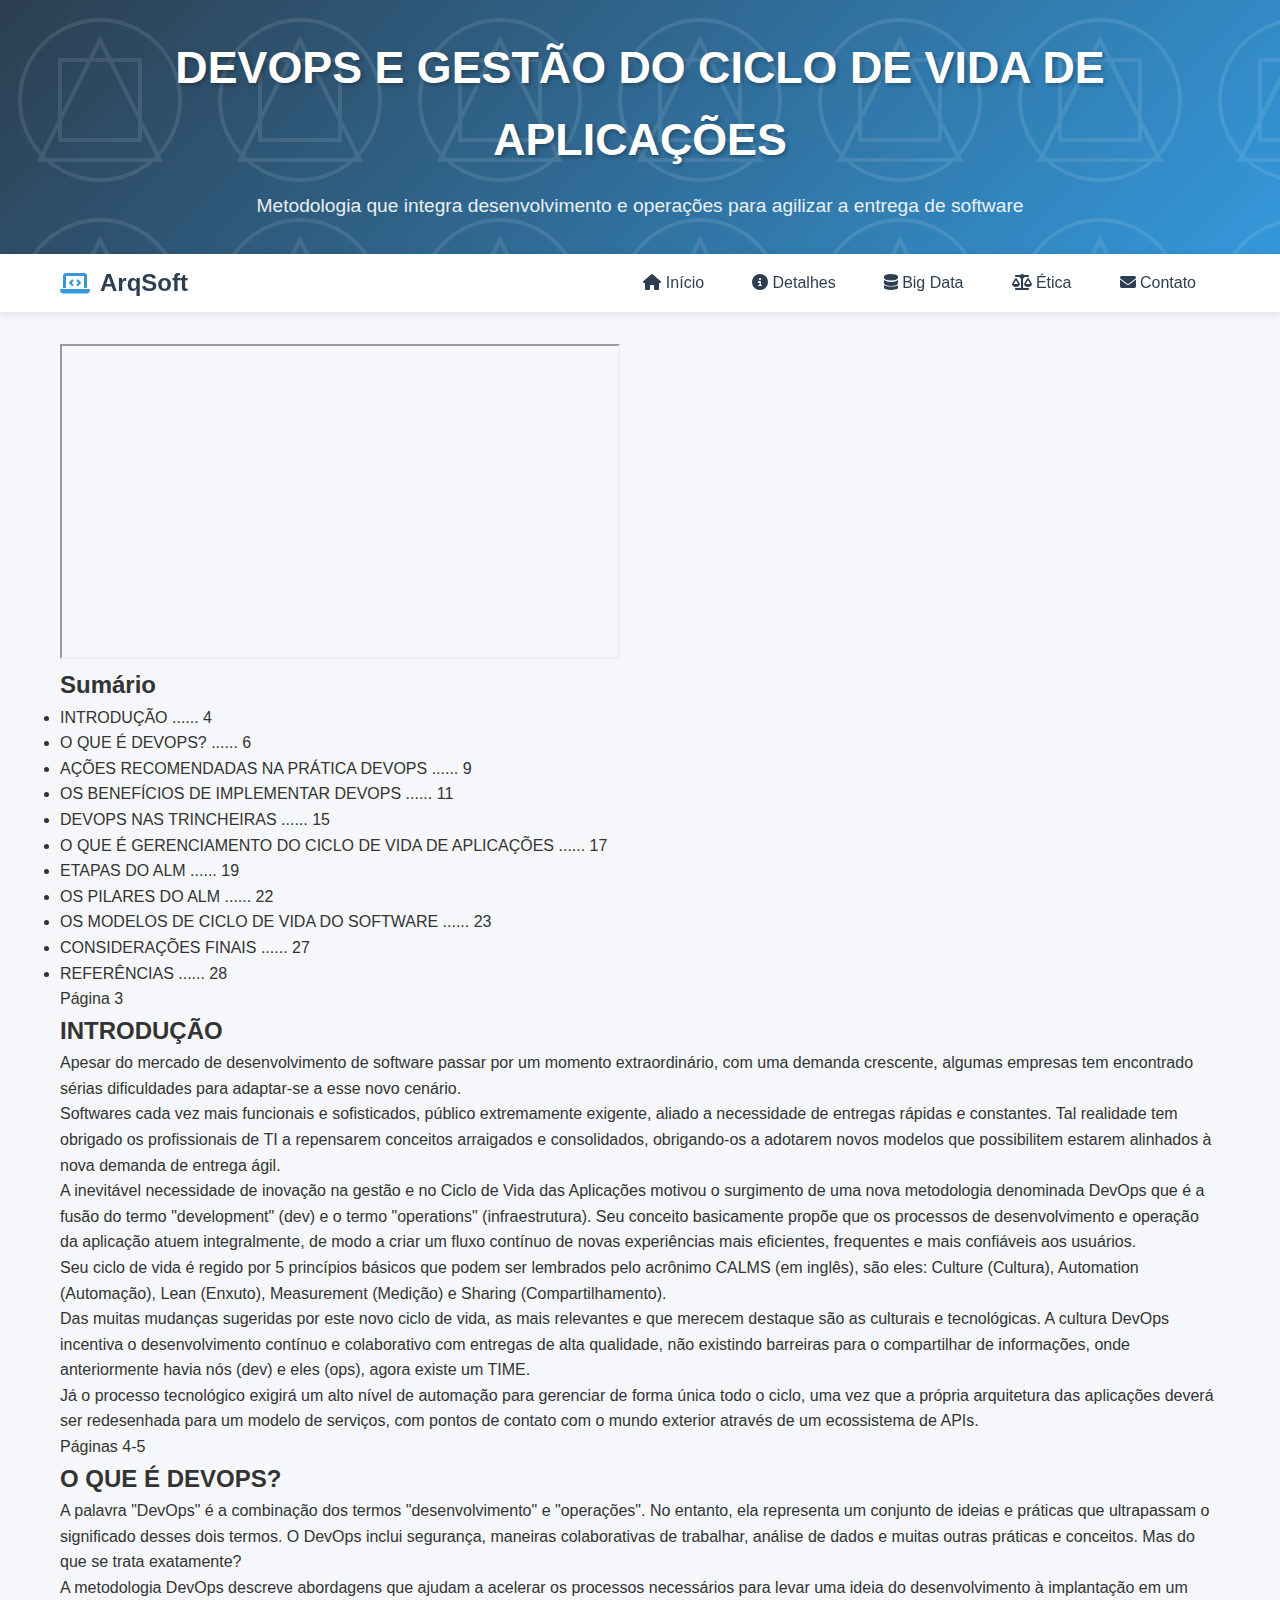
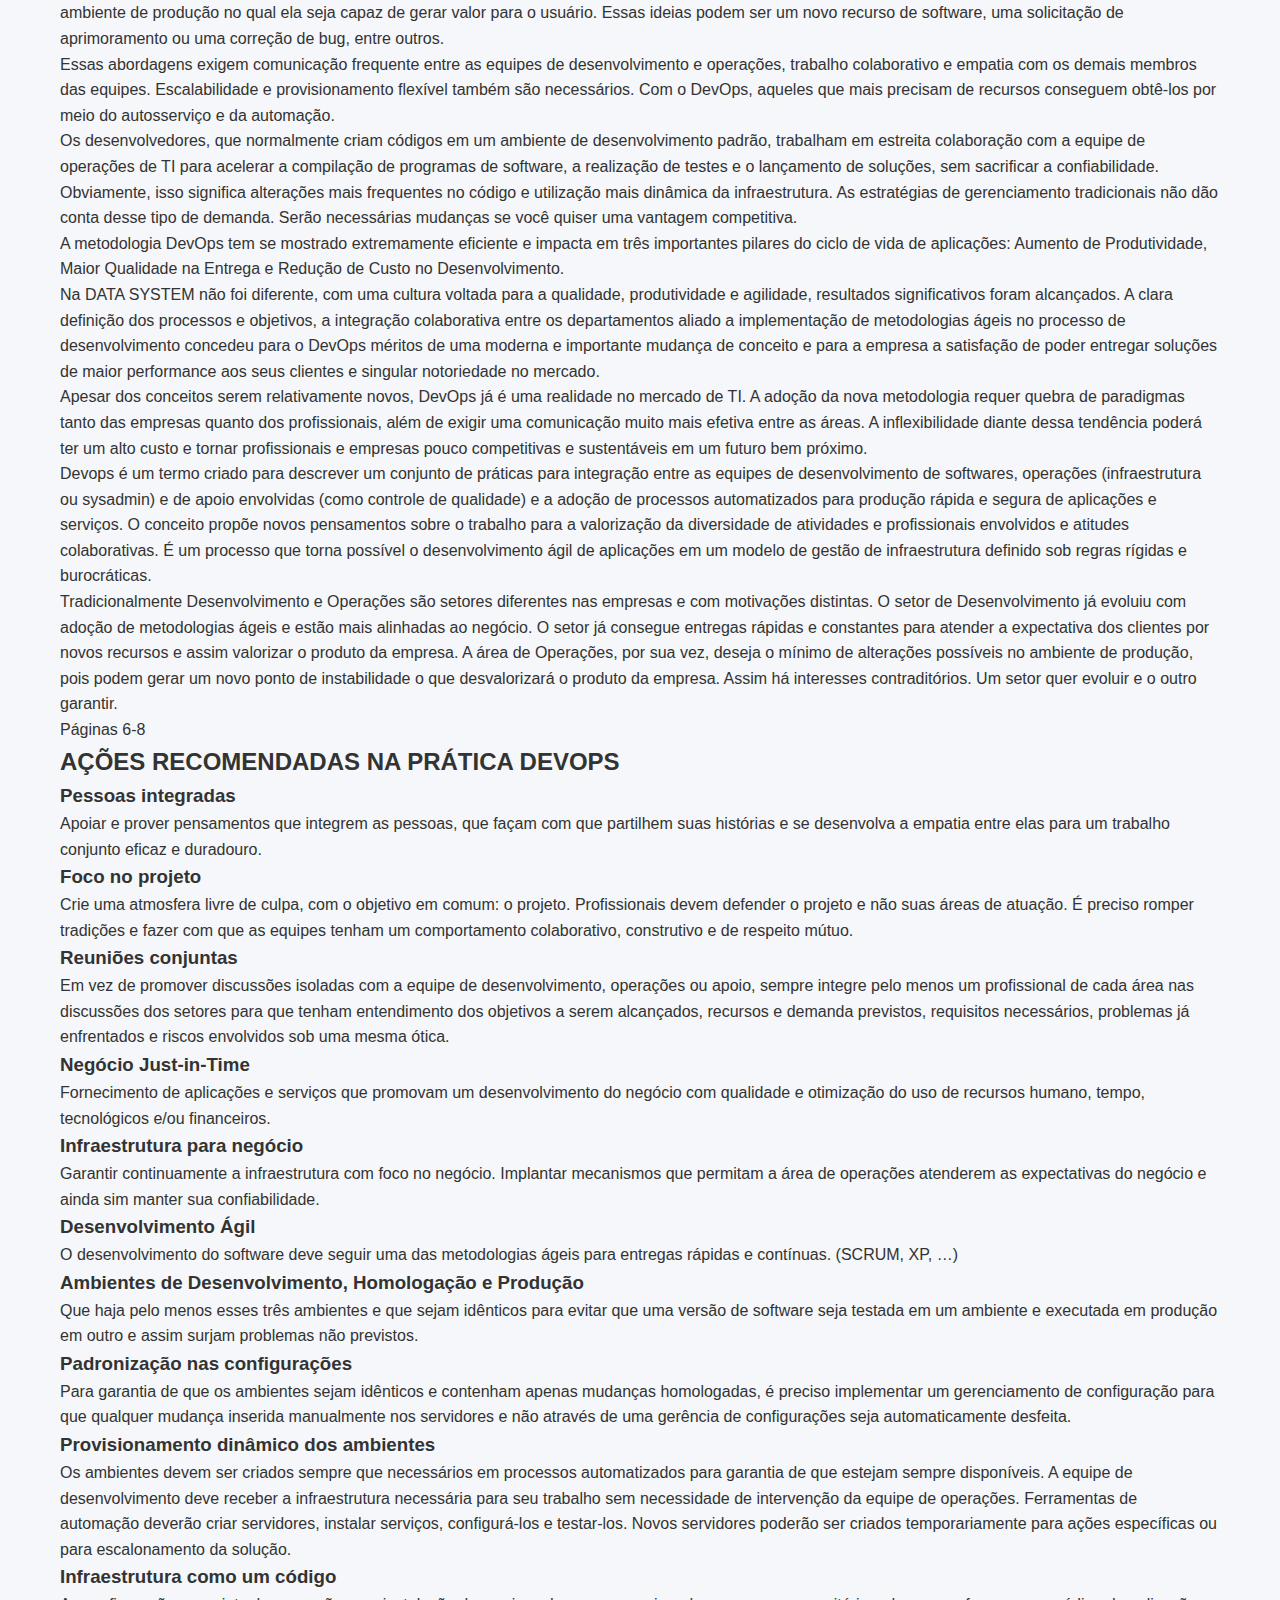
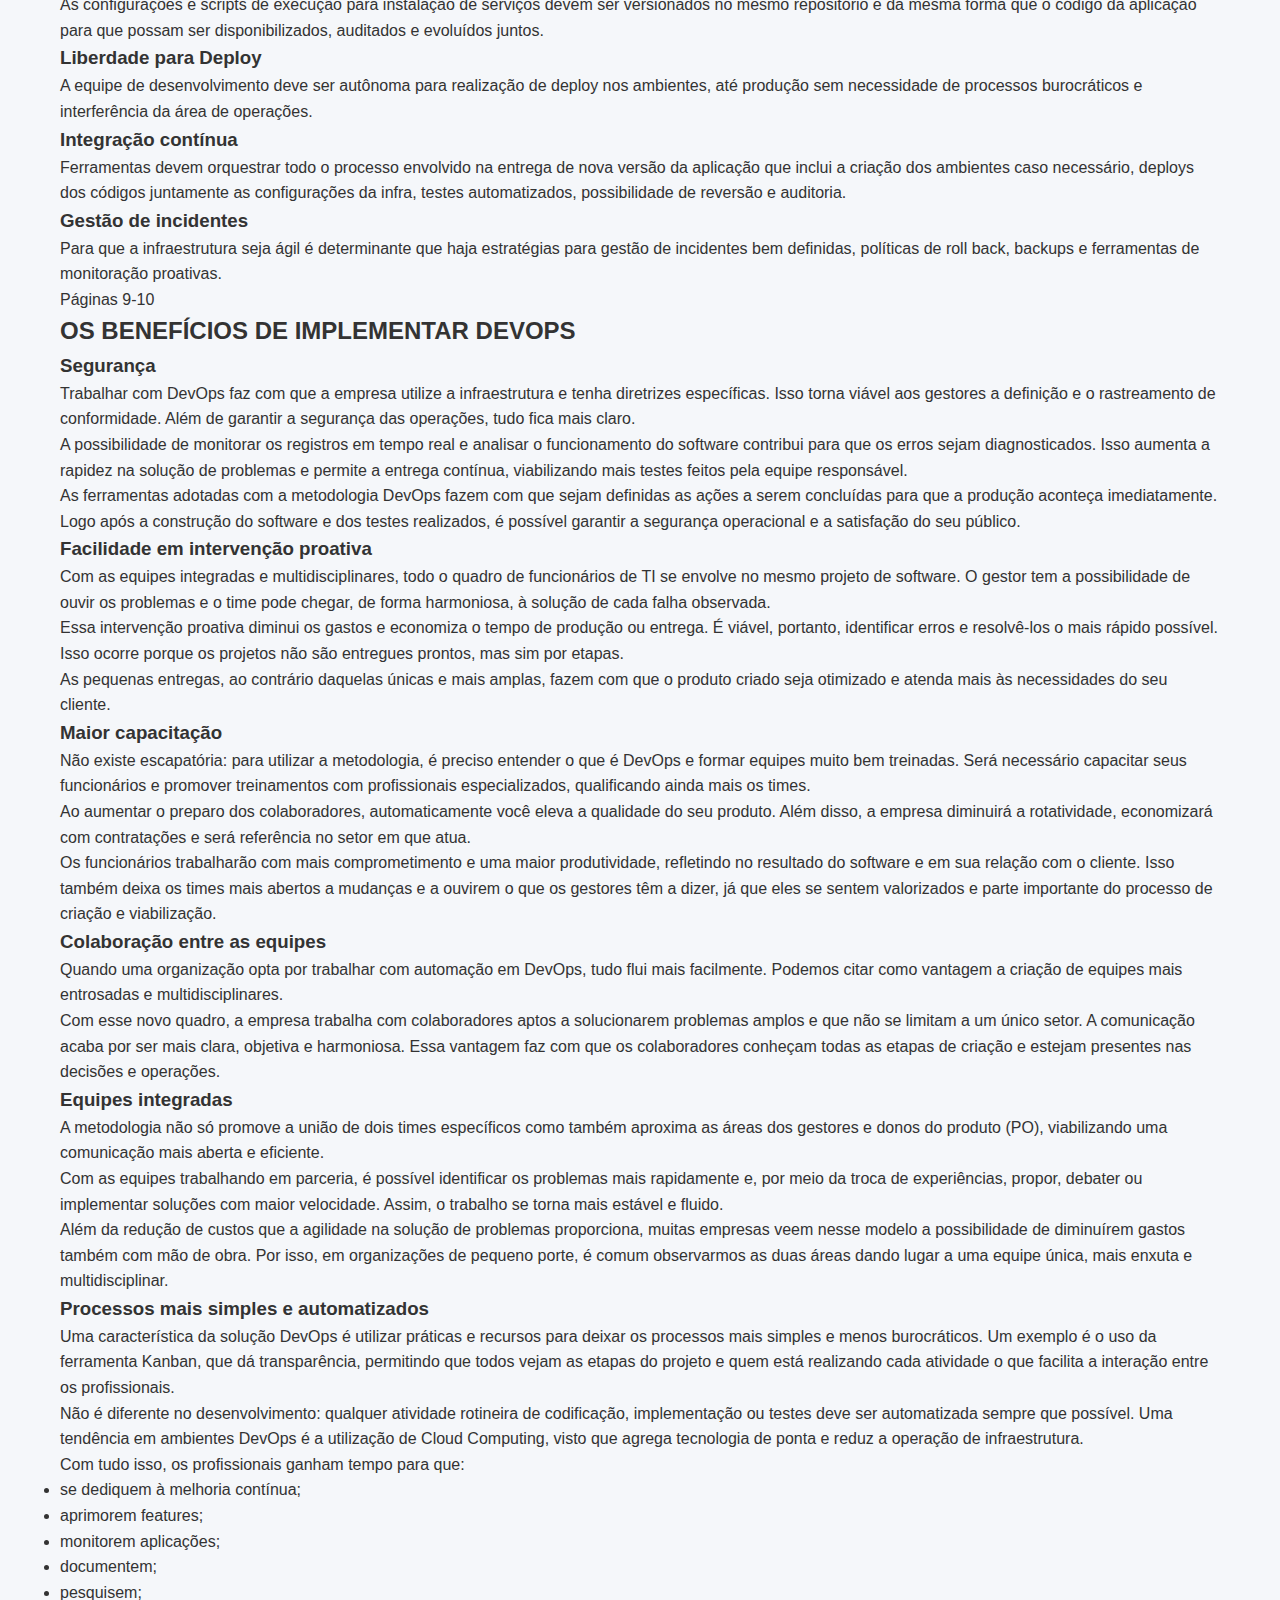
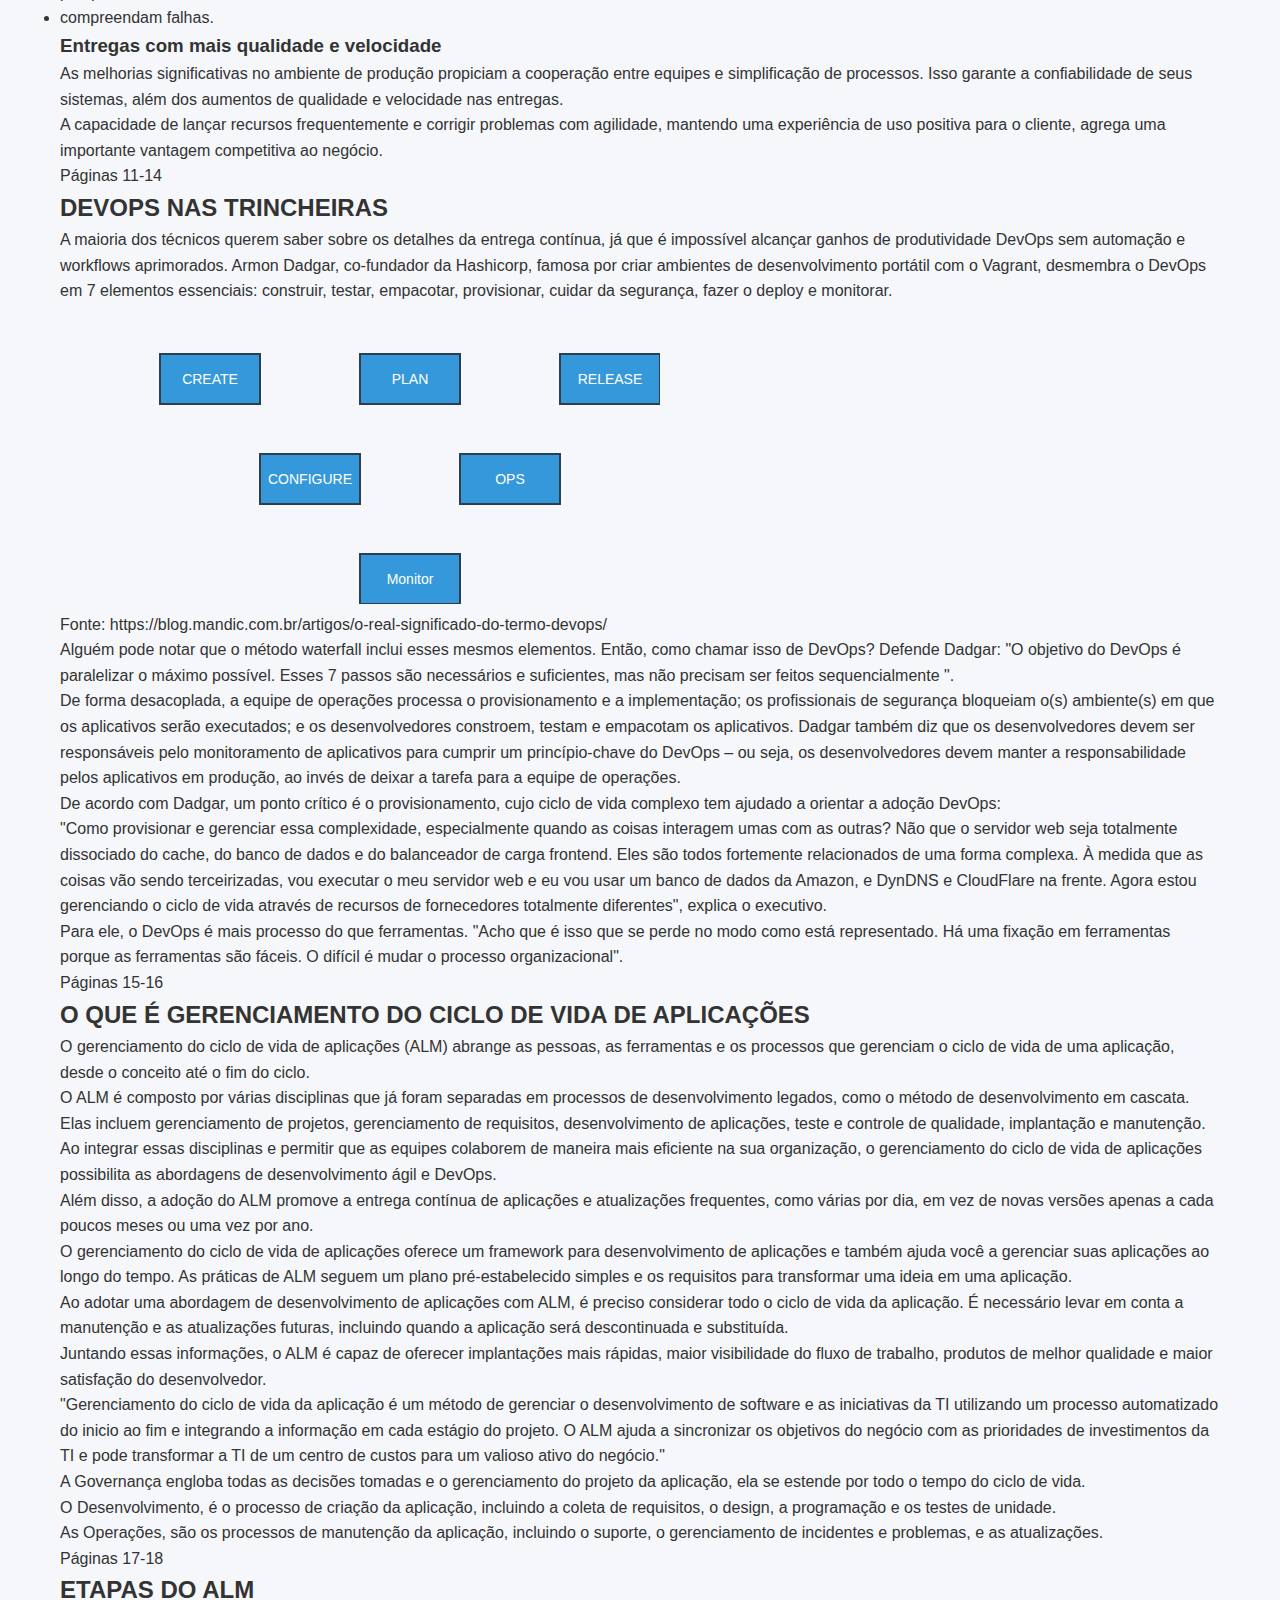
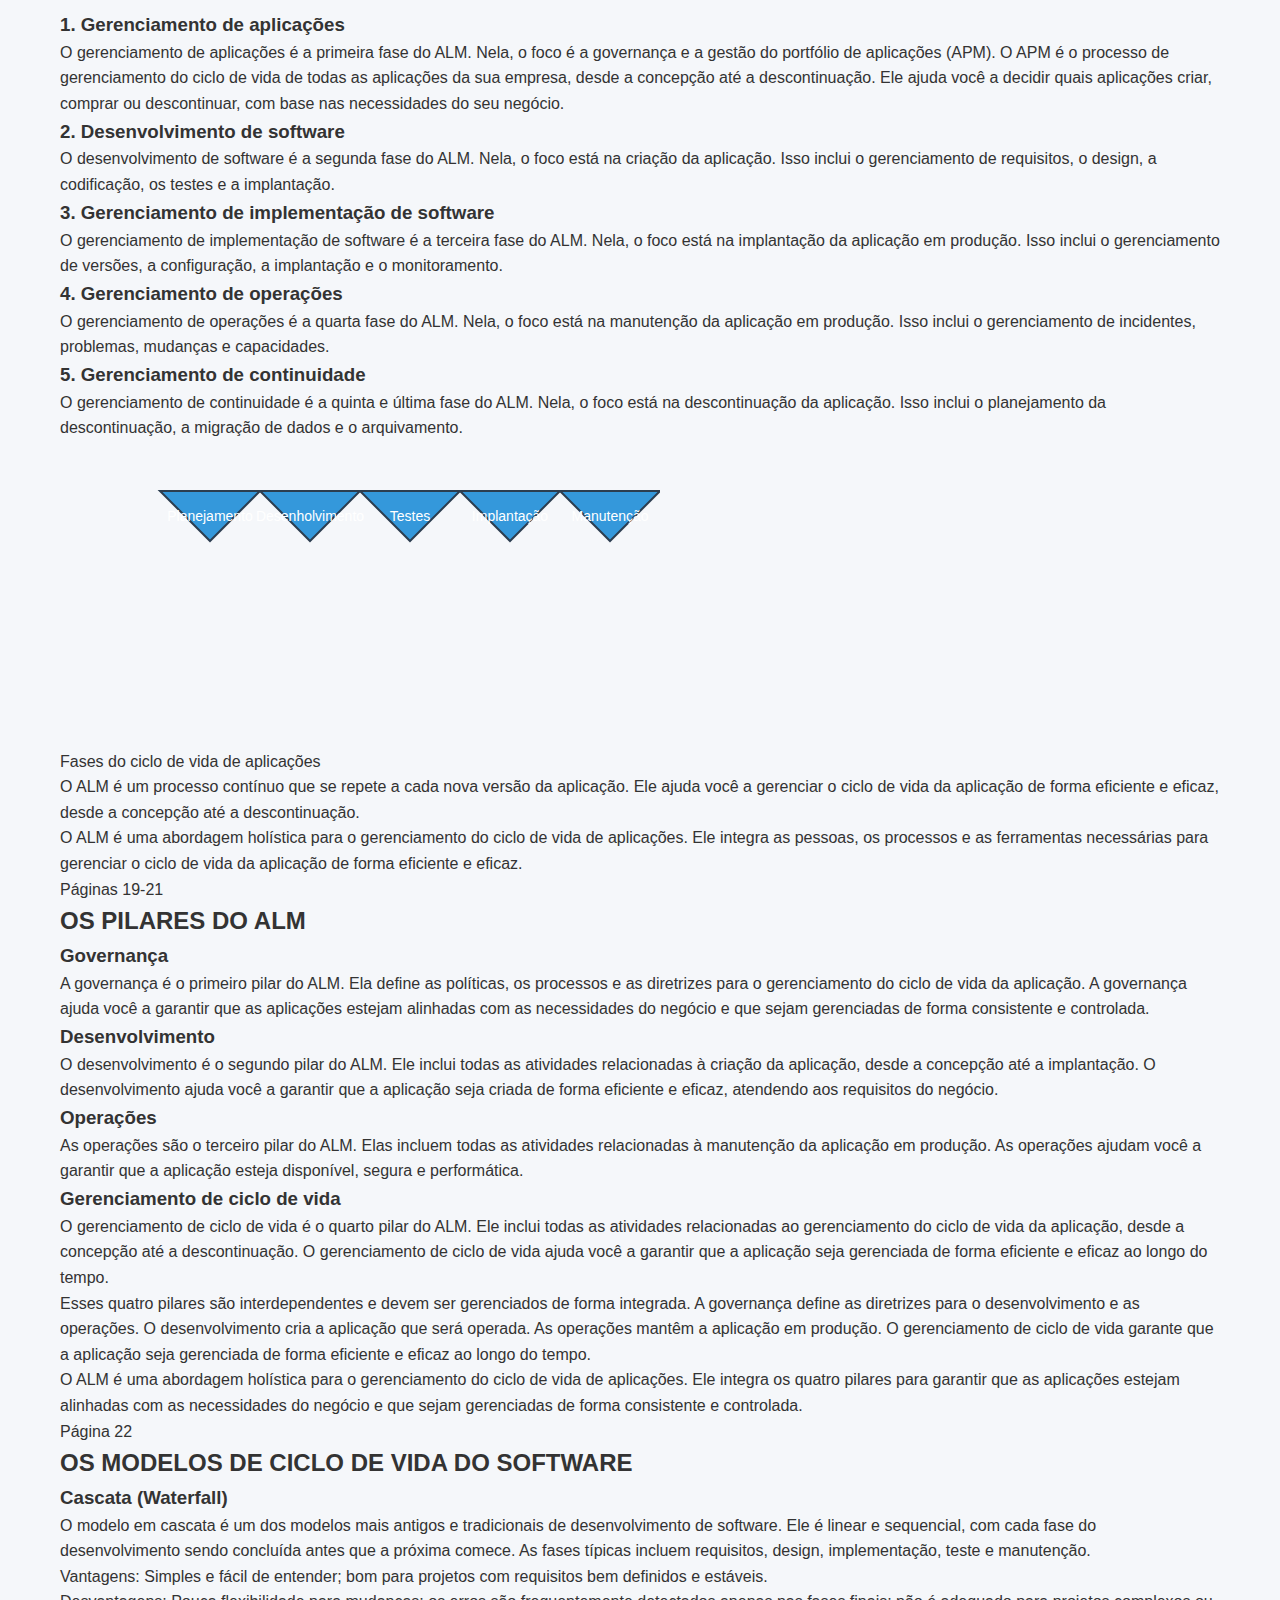
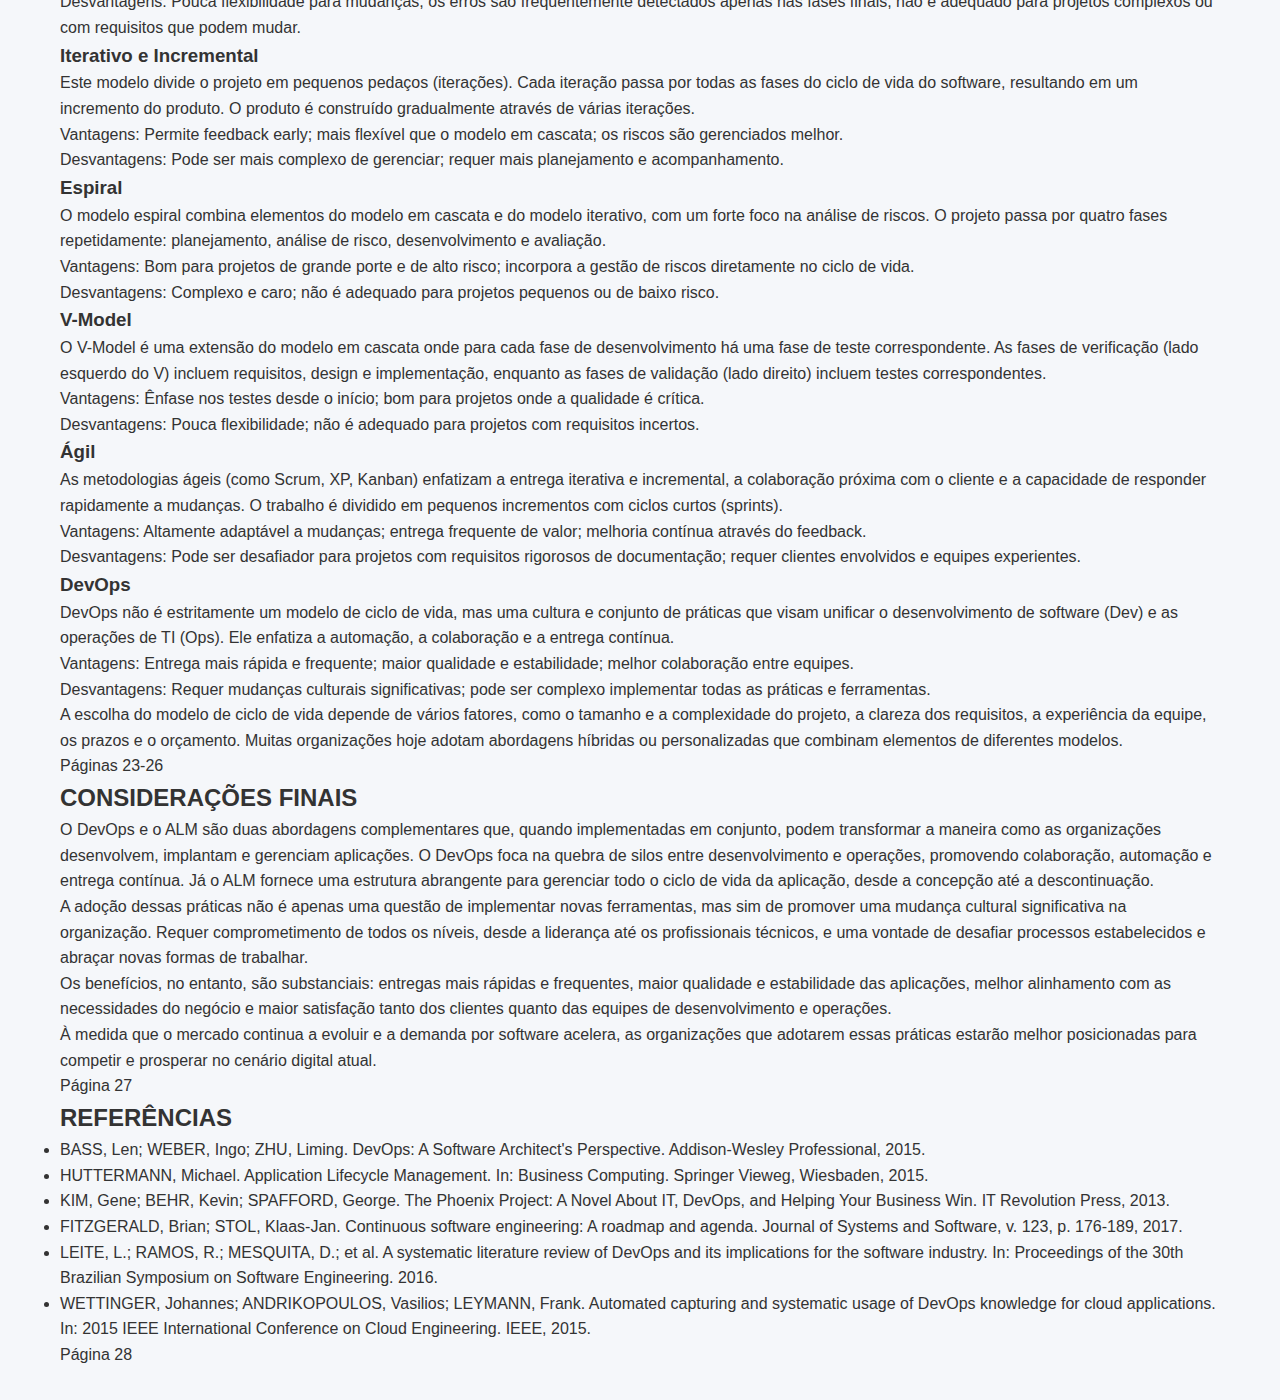
<file: devops.html>
<!DOCTYPE html>
<html lang="pt-BR">
<head>
    <meta charset="UTF-8">
    <meta name="viewport" content="width=device-width, initial-scale=1.0">
    <title>DevOps e Gestão do Ciclo de Vida de Aplicações</title>
    <link rel="stylesheet" href="https://cdnjs.cloudflare.com/ajax/libs/font-awesome/6.4.0/css/all.min.css">
    <link rel="stylesheet" href="style.css">
    <style>
        
    </style>
</head>
<body>
     <!-- Header -->
    <header>
        <div class="header-graphic"></div>
        <div class="header-content">
            <h1>DEVOPS E GESTÃO DO CICLO DE VIDA DE APLICAÇÕES</h1>
            <p>Metodologia que integra desenvolvimento e operações para agilizar a entrega de software</p>
        </div>
    </header>

    <!-- Navigation -->
    <nav>
        <div class="nav-container">
            <div class="logo">
                <i class="fas fa-laptop-code"></i>
                <span>ArqSoft</span>
            </div>
            <ul class="nav-links">
                <li><a href="index.html"><i class="fas fa-home"></i> Início</a></li>
                <li><a href="detalhes.html"><i class="fas fa-info-circle"></i> Detalhes</a></li>
                <li><a href="bd.html"><i class="fas fa-database"></i> Big Data</a></li>
                <li><a href="etica.html" class="active"><i class="fas fa-balance-scale"></i> Ética</a></li>
                <li><a href="#"><i class="fas fa-envelope"></i> Contato</a></li>
            </ul>
        </div>
    </nav>
    <div class="container">     

        
           <iframe width="560" height="315" 
                src="https://youtu.be/5fQJC9iLCbE?si=ufZlYuX_4RT39BPR" 
                title="DevOps" 
                frameborder="2" 
                allow="accelerometer; autoplay; clipboard-write; encrypted-media; gyroscope; picture-in-picture; web-share" 
                allowfullscreen>
            </iframe>
        

        <section class="summary">
            <h2>Sumário</h2>
            <ul>
                <li>INTRODUÇÃO ...... 4</li>
                <li>O QUE É DEVOPS? ...... 6</li>
                <li>AÇÕES RECOMENDADAS NA PRÁTICA DEVOPS ...... 9</li>
                <li>OS BENEFÍCIOS DE IMPLEMENTAR DEVOPS ...... 11</li>
                <li>DEVOPS NAS TRINCHEIRAS ...... 15</li>
                <li>O QUE É GERENCIAMENTO DO CICLO DE VIDA DE APLICAÇÕES ...... 17</li>
                <li>ETAPAS DO ALM ...... 19</li>
                <li>OS PILARES DO ALM ...... 22</li>
                <li>OS MODELOS DE CICLO DE VIDA DO SOFTWARE ...... 23</li>
                <li>CONSIDERAÇÕES FINAIS ...... 27</li>
                <li>REFERÊNCIAS ...... 28</li>
            </ul>
            <div class="page-number">Página 3</div>
        </section>

        <section id="introducao">
            <h2>INTRODUÇÃO</h2>
            <p>Apesar do mercado de desenvolvimento de software passar por um momento extraordinário, com uma demanda crescente, algumas empresas tem encontrado sérias dificuldades para adaptar-se a esse novo cenário.</p>
            <p>Softwares cada vez mais funcionais e sofisticados, público extremamente exigente, aliado a necessidade de entregas rápidas e constantes. Tal realidade tem obrigado os profissionais de TI a repensarem conceitos arraigados e consolidados, obrigando-os a adotarem novos modelos que possibilitem estarem alinhados à nova demanda de entrega ágil.</p>
            <p>A inevitável necessidade de inovação na gestão e no Ciclo de Vida das Aplicações motivou o surgimento de uma nova metodologia denominada DevOps que é a fusão do termo "development" (dev) e o termo "operations" (infraestrutura). Seu conceito basicamente propõe que os processos de desenvolvimento e operação da aplicação atuem integralmente, de modo a criar um fluxo contínuo de novas experiências mais eficientes, frequentes e mais confiáveis aos usuários.</p>
            <p>Seu ciclo de vida é regido por 5 princípios básicos que podem ser lembrados pelo acrônimo CALMS (em inglês), são eles: Culture (Cultura), Automation (Automação), Lean (Enxuto), Measurement (Medição) e Sharing (Compartilhamento).</p>
            <p>Das muitas mudanças sugeridas por este novo ciclo de vida, as mais relevantes e que merecem destaque são as culturais e tecnológicas. A cultura DevOps incentiva o desenvolvimento contínuo e colaborativo com entregas de alta qualidade, não existindo barreiras para o compartilhar de informações, onde anteriormente havia nós (dev) e eles (ops), agora existe um TIME.</p>
            <p>Já o processo tecnológico exigirá um alto nível de automação para gerenciar de forma única todo o ciclo, uma vez que a própria arquitetura das aplicações deverá ser redesenhada para um modelo de serviços, com pontos de contato com o mundo exterior através de um ecossistema de APIs.</p>
            <div class="page-number">Páginas 4-5</div>
        </section>

        <section id="o-que-e-devops">
            <h2>O QUE É DEVOPS?</h2>
            <p>A palavra "DevOps" é a combinação dos termos "desenvolvimento" e "operações". No entanto, ela representa um conjunto de ideias e práticas que ultrapassam o significado desses dois termos. O DevOps inclui segurança, maneiras colaborativas de trabalhar, análise de dados e muitas outras práticas e conceitos. Mas do que se trata exatamente?</p>
            <p>A metodologia DevOps descreve abordagens que ajudam a acelerar os processos necessários para levar uma ideia do desenvolvimento à implantação em um ambiente de produção no qual ela seja capaz de gerar valor para o usuário. Essas ideias podem ser um novo recurso de software, uma solicitação de aprimoramento ou uma correção de bug, entre outros.</p>
            <p>Essas abordagens exigem comunicação frequente entre as equipes de desenvolvimento e operações, trabalho colaborativo e empatia com os demais membros das equipes. Escalabilidade e provisionamento flexível também são necessários. Com o DevOps, aqueles que mais precisam de recursos conseguem obtê-los por meio do autosserviço e da automação.</p>
            <p>Os desenvolvedores, que normalmente criam códigos em um ambiente de desenvolvimento padrão, trabalham em estreita colaboração com a equipe de operações de TI para acelerar a compilação de programas de software, a realização de testes e o lançamento de soluções, sem sacrificar a confiabilidade.</p>
            <p>Obviamente, isso significa alterações mais frequentes no código e utilização mais dinâmica da infraestrutura. As estratégias de gerenciamento tradicionais não dão conta desse tipo de demanda. Serão necessárias mudanças se você quiser uma vantagem competitiva.</p>
            
            <div class="highlight-box">
                <p>A metodologia DevOps tem se mostrado extremamente eficiente e impacta em três importantes pilares do ciclo de vida de aplicações: Aumento de Produtividade, Maior Qualidade na Entrega e Redução de Custo no Desenvolvimento.</p>
            </div>
            
            <p>Na DATA SYSTEM não foi diferente, com uma cultura voltada para a qualidade, produtividade e agilidade, resultados significativos foram alcançados. A clara definição dos processos e objetivos, a integração colaborativa entre os departamentos aliado a implementação de metodologias ágeis no processo de desenvolvimento concedeu para o DevOps méritos de uma moderna e importante mudança de conceito e para a empresa a satisfação de poder entregar soluções de maior performance aos seus clientes e singular notoriedade no mercado.</p>
            <p>Apesar dos conceitos serem relativamente novos, DevOps já é uma realidade no mercado de TI. A adoção da nova metodologia requer quebra de paradigmas tanto das empresas quanto dos profissionais, além de exigir uma comunicação muito mais efetiva entre as áreas. A inflexibilidade diante dessa tendência poderá ter um alto custo e tornar profissionais e empresas pouco competitivas e sustentáveis em um futuro bem próximo.</p>
            <p>Devops é um termo criado para descrever um conjunto de práticas para integração entre as equipes de desenvolvimento de softwares, operações (infraestrutura ou sysadmin) e de apoio envolvidas (como controle de qualidade) e a adoção de processos automatizados para produção rápida e segura de aplicações e serviços. O conceito propõe novos pensamentos sobre o trabalho para a valorização da diversidade de atividades e profissionais envolvidos e atitudes colaborativas. É um processo que torna possível o desenvolvimento ágil de aplicações em um modelo de gestão de infraestrutura definido sob regras rígidas e burocráticas.</p>
            <p>Tradicionalmente Desenvolvimento e Operações são setores diferentes nas empresas e com motivações distintas. O setor de Desenvolvimento já evoluiu com adoção de metodologias ágeis e estão mais alinhadas ao negócio. O setor já consegue entregas rápidas e constantes para atender a expectativa dos clientes por novos recursos e assim valorizar o produto da empresa. A área de Operações, por sua vez, deseja o mínimo de alterações possíveis no ambiente de produção, pois podem gerar um novo ponto de instabilidade o que desvalorizará o produto da empresa. Assim há interesses contraditórios. Um setor quer evoluir e o outro garantir.</p>
            <div class="page-number">Páginas 6-8</div>
        </section>

        <section id="acoes-recomendadas">
            <h2>AÇÕES RECOMENDADAS NA PRÁTICA DEVOPS</h2>
            <h3>Pessoas integradas</h3>
            <p>Apoiar e prover pensamentos que integrem as pessoas, que façam com que partilhem suas histórias e se desenvolva a empatia entre elas para um trabalho conjunto eficaz e duradouro.</p>
            
            <h3>Foco no projeto</h3>
            <p>Crie uma atmosfera livre de culpa, com o objetivo em comum: o projeto. Profissionais devem defender o projeto e não suas áreas de atuação. É preciso romper tradições e fazer com que as equipes tenham um comportamento colaborativo, construtivo e de respeito mútuo.</p>
            
            <h3>Reuniões conjuntas</h3>
            <p>Em vez de promover discussões isoladas com a equipe de desenvolvimento, operações ou apoio, sempre integre pelo menos um profissional de cada área nas discussões dos setores para que tenham entendimento dos objetivos a serem alcançados, recursos e demanda previstos, requisitos necessários, problemas já enfrentados e riscos envolvidos sob uma mesma ótica.</p>
            
            <h3>Negócio Just-in-Time</h3>
            <p>Fornecimento de aplicações e serviços que promovam um desenvolvimento do negócio com qualidade e otimização do uso de recursos humano, tempo, tecnológicos e/ou financeiros.</p>
            
            <h3>Infraestrutura para negócio</h3>
            <p>Garantir continuamente a infraestrutura com foco no negócio. Implantar mecanismos que permitam a área de operações atenderem as expectativas do negócio e ainda sim manter sua confiabilidade.</p>
            
            <h3>Desenvolvimento Ágil</h3>
            <p>O desenvolvimento do software deve seguir uma das metodologias ágeis para entregas rápidas e contínuas. (SCRUM, XP, …)</p>
            
            <h3>Ambientes de Desenvolvimento, Homologação e Produção</h3>
            <p>Que haja pelo menos esses três ambientes e que sejam idênticos para evitar que uma versão de software seja testada em um ambiente e executada em produção em outro e assim surjam problemas não previstos.</p>
            
            <h3>Padronização nas configurações</h3>
            <p>Para garantia de que os ambientes sejam idênticos e contenham apenas mudanças homologadas, é preciso implementar um gerenciamento de configuração para que qualquer mudança inserida manualmente nos servidores e não através de uma gerência de configurações seja automaticamente desfeita.</p>
            
            <h3>Provisionamento dinâmico dos ambientes</h3>
            <p>Os ambientes devem ser criados sempre que necessários em processos automatizados para garantia de que estejam sempre disponíveis. A equipe de desenvolvimento deve receber a infraestrutura necessária para seu trabalho sem necessidade de intervenção da equipe de operações. Ferramentas de automação deverão criar servidores, instalar serviços, configurá-los e testar-los. Novos servidores poderão ser criados temporariamente para ações específicas ou para escalonamento da solução.</p>
            
            <h3>Infraestrutura como um código</h3>
            <p>As configurações e scripts de execução para instalação de serviços devem ser versionados no mesmo repositório e da mesma forma que o código da aplicação para que possam ser disponibilizados, auditados e evoluídos juntos.</p>
            
            <h3>Liberdade para Deploy</h3>
            <p>A equipe de desenvolvimento deve ser autônoma para realização de deploy nos ambientes, até produção sem necessidade de processos burocráticos e interferência da área de operações.</p>
            
            <h3>Integração contínua</h3>
            <p>Ferramentas devem orquestrar todo o processo envolvido na entrega de nova versão da aplicação que inclui a criação dos ambientes caso necessário, deploys dos códigos juntamente as configurações da infra, testes automatizados, possibilidade de reversão e auditoria.</p>
            
            <h3>Gestão de incidentes</h3>
            <p>Para que a infraestrutura seja ágil é determinante que haja estratégias para gestão de incidentes bem definidas, políticas de roll back, backups e ferramentas de monitoração proativas.</p>
            <div class="page-number">Páginas 9-10</div>
        </section>

        <section id="beneficios-devops">
            <h2>OS BENEFÍCIOS DE IMPLEMENTAR DEVOPS</h2>
            
            <h3>Segurança</h3>
            <p>Trabalhar com DevOps faz com que a empresa utilize a infraestrutura e tenha diretrizes específicas. Isso torna viável aos gestores a definição e o rastreamento de conformidade. Além de garantir a segurança das operações, tudo fica mais claro.</p>
            <p>A possibilidade de monitorar os registros em tempo real e analisar o funcionamento do software contribui para que os erros sejam diagnosticados. Isso aumenta a rapidez na solução de problemas e permite a entrega contínua, viabilizando mais testes feitos pela equipe responsável.</p>
            <p>As ferramentas adotadas com a metodologia DevOps fazem com que sejam definidas as ações a serem concluídas para que a produção aconteça imediatamente. Logo após a construção do software e dos testes realizados, é possível garantir a segurança operacional e a satisfação do seu público.</p>
            
            <h3>Facilidade em intervenção proativa</h3>
            <p>Com as equipes integradas e multidisciplinares, todo o quadro de funcionários de TI se envolve no mesmo projeto de software. O gestor tem a possibilidade de ouvir os problemas e o time pode chegar, de forma harmoniosa, à solução de cada falha observada.</p>
            <p>Essa intervenção proativa diminui os gastos e economiza o tempo de produção ou entrega. É viável, portanto, identificar erros e resolvê-los o mais rápido possível. Isso ocorre porque os projetos não são entregues prontos, mas sim por etapas.</p>
            <p>As pequenas entregas, ao contrário daquelas únicas e mais amplas, fazem com que o produto criado seja otimizado e atenda mais às necessidades do seu cliente.</p>
            
            <h3>Maior capacitação</h3>
            <p>Não existe escapatória: para utilizar a metodologia, é preciso entender o que é DevOps e formar equipes muito bem treinadas. Será necessário capacitar seus funcionários e promover treinamentos com profissionais especializados, qualificando ainda mais os times.</p>
            <p>Ao aumentar o preparo dos colaboradores, automaticamente você eleva a qualidade do seu produto. Além disso, a empresa diminuirá a rotatividade, economizará com contratações e será referência no setor em que atua.</p>
            <p>Os funcionários trabalharão com mais comprometimento e uma maior produtividade, refletindo no resultado do software e em sua relação com o cliente. Isso também deixa os times mais abertos a mudanças e a ouvirem o que os gestores têm a dizer, já que eles se sentem valorizados e parte importante do processo de criação e viabilização.</p>
            
            <h3>Colaboração entre as equipes</h3>
            <p>Quando uma organização opta por trabalhar com automação em DevOps, tudo flui mais facilmente. Podemos citar como vantagem a criação de equipes mais entrosadas e multidisciplinares.</p>
            <p>Com esse novo quadro, a empresa trabalha com colaboradores aptos a solucionarem problemas amplos e que não se limitam a um único setor. A comunicação acaba por ser mais clara, objetiva e harmoniosa. Essa vantagem faz com que os colaboradores conheçam todas as etapas de criação e estejam presentes nas decisões e operações.</p>
            
            <h3>Equipes integradas</h3>
            <p>A metodologia não só promove a união de dois times específicos como também aproxima as áreas dos gestores e donos do produto (PO), viabilizando uma comunicação mais aberta e eficiente.</p>
            <p>Com as equipes trabalhando em parceria, é possível identificar os problemas mais rapidamente e, por meio da troca de experiências, propor, debater ou implementar soluções com maior velocidade. Assim, o trabalho se torna mais estável e fluido.</p>
            <p>Além da redução de custos que a agilidade na solução de problemas proporciona, muitas empresas veem nesse modelo a possibilidade de diminuírem gastos também com mão de obra. Por isso, em organizações de pequeno porte, é comum observarmos as duas áreas dando lugar a uma equipe única, mais enxuta e multidisciplinar.</p>
            
            <h3>Processos mais simples e automatizados</h3>
            <p>Uma característica da solução DevOps é utilizar práticas e recursos para deixar os processos mais simples e menos burocráticos. Um exemplo é o uso da ferramenta Kanban, que dá transparência, permitindo que todos vejam as etapas do projeto e quem está realizando cada atividade o que facilita a interação entre os profissionais.</p>
            <p>Não é diferente no desenvolvimento: qualquer atividade rotineira de codificação, implementação ou testes deve ser automatizada sempre que possível. Uma tendência em ambientes DevOps é a utilização de Cloud Computing, visto que agrega tecnologia de ponta e reduz a operação de infraestrutura.</p>
            <p>Com tudo isso, os profissionais ganham tempo para que:</p>
            <ul>
                <li>se dediquem à melhoria contínua;</li>
                <li>aprimorem features;</li>
                <li>monitorem aplicações;</li>
                <li>documentem;</li>
                <li>pesquisem;</li>
                <li>compreendam falhas.</li>
            </ul>
            
            <h3>Entregas com mais qualidade e velocidade</h3>
            <p>As melhorias significativas no ambiente de produção propiciam a cooperação entre equipes e simplificação de processos. Isso garante a confiabilidade de seus sistemas, além dos aumentos de qualidade e velocidade nas entregas.</p>
            <p>A capacidade de lançar recursos frequentemente e corrigir problemas com agilidade, mantendo uma experiência de uso positiva para o cliente, agrega uma importante vantagem competitiva ao negócio.</p>
            <div class="page-number">Páginas 11-14</div>
        </section>

        <section id="devops-trincheiras">
            <h2>DEVOPS NAS TRINCHEIRAS</h2>
            <p>A maioria dos técnicos querem saber sobre os detalhes da entrega contínua, já que é impossível alcançar ganhos de produtividade DevOps sem automação e workflows aprimorados. Armon Dadgar, co-fundador da Hashicorp, famosa por criar ambientes de desenvolvimento portátil com o Vagrant, desmembra o DevOps em 7 elementos essenciais: construir, testar, empacotar, provisionar, cuidar da segurança, fazer o deploy e monitorar.</p>
            
            <div class="image-container">
                <img src="[data-uri]" alt="Elementos do DevOps">
                <div class="image-caption">Fonte: https://blog.mandic.com.br/artigos/o-real-significado-do-termo-devops/</div>
            </div>
            
            <p>Alguém pode notar que o método waterfall inclui esses mesmos elementos. Então, como chamar isso de DevOps? Defende Dadgar: "O objetivo do DevOps é paralelizar o máximo possível. Esses 7 passos são necessários e suficientes, mas não precisam ser feitos sequencialmente ".</p>
            <p>De forma desacoplada, a equipe de operações processa o provisionamento e a implementação; os profissionais de segurança bloqueiam o(s) ambiente(s) em que os aplicativos serão executados; e os desenvolvedores constroem, testam e empacotam os aplicativos. Dadgar também diz que os desenvolvedores devem ser responsáveis pelo monitoramento de aplicativos para cumprir um princípio-chave do DevOps – ou seja, os desenvolvedores devem manter a responsabilidade pelos aplicativos em produção, ao invés de deixar a tarefa para a equipe de operações.</p>
            <p>De acordo com Dadgar, um ponto crítico é o provisionamento, cujo ciclo de vida complexo tem ajudado a orientar a adoção DevOps:</p>
            <div class="highlight-box">
                <p>"Como provisionar e gerenciar essa complexidade, especialmente quando as coisas interagem umas com as outras? Não que o servidor web seja totalmente dissociado do cache, do banco de dados e do balanceador de carga frontend. Eles são todos fortemente relacionados de uma forma complexa. À medida que as coisas vão sendo terceirizadas, vou executar o meu servidor web e eu vou usar um banco de dados da Amazon, e DynDNS e CloudFlare na frente. Agora estou gerenciando o ciclo de vida através de recursos de fornecedores totalmente diferentes", explica o executivo.</p>
            </div>
            <p>Para ele, o DevOps é mais processo do que ferramentas. "Acho que é isso que se perde no modo como está representado. Há uma fixação em ferramentas porque as ferramentas são fáceis. O difícil é mudar o processo organizacional".</p>
            <div class="page-number">Páginas 15-16</div>
        </section>

        <section id="gerenciamento-ciclo-vida">
            <h2>O QUE É GERENCIAMENTO DO CICLO DE VIDA DE APLICAÇÕES</h2>
            <p>O gerenciamento do ciclo de vida de aplicações (ALM) abrange as pessoas, as ferramentas e os processos que gerenciam o ciclo de vida de uma aplicação, desde o conceito até o fim do ciclo.</p>
            <p>O ALM é composto por várias disciplinas que já foram separadas em processos de desenvolvimento legados, como o método de desenvolvimento em cascata. Elas incluem gerenciamento de projetos, gerenciamento de requisitos, desenvolvimento de aplicações, teste e controle de qualidade, implantação e manutenção.</p>
            <p>Ao integrar essas disciplinas e permitir que as equipes colaborem de maneira mais eficiente na sua organização, o gerenciamento do ciclo de vida de aplicações possibilita as abordagens de desenvolvimento ágil e DevOps.</p>
            <p>Além disso, a adoção do ALM promove a entrega contínua de aplicações e atualizações frequentes, como várias por dia, em vez de novas versões apenas a cada poucos meses ou uma vez por ano.</p>
            <p>O gerenciamento do ciclo de vida de aplicações oferece um framework para desenvolvimento de aplicações e também ajuda você a gerenciar suas aplicações ao longo do tempo. As práticas de ALM seguem um plano pré-estabelecido simples e os requisitos para transformar uma ideia em uma aplicação.</p>
            <p>Ao adotar uma abordagem de desenvolvimento de aplicações com ALM, é preciso considerar todo o ciclo de vida da aplicação. É necessário levar em conta a manutenção e as atualizações futuras, incluindo quando a aplicação será descontinuada e substituída.</p>
            <p>Juntando essas informações, o ALM é capaz de oferecer implantações mais rápidas, maior visibilidade do fluxo de trabalho, produtos de melhor qualidade e maior satisfação do desenvolvedor.</p>
            
            <div class="highlight-box">
                <p>"Gerenciamento do ciclo de vida da aplicação é um método de gerenciar o desenvolvimento de software e as iniciativas da TI utilizando um processo automatizado do inicio ao fim e integrando a informação em cada estágio do projeto. O ALM ajuda a sincronizar os objetivos do negócio com as prioridades de investimentos da TI e pode transformar a TI de um centro de custos para um valioso ativo do negócio."</p>
            </div>
            
            <p>A Governança engloba todas as decisões tomadas e o gerenciamento do projeto da aplicação, ela se estende por todo o tempo do ciclo de vida.</p>
            <p>O Desenvolvimento, é o processo de criação da aplicação, incluindo a coleta de requisitos, o design, a programação e os testes de unidade.</p>
            <p>As Operações, são os processos de manutenção da aplicação, incluindo o suporte, o gerenciamento de incidentes e problemas, e as atualizações.</p>
            <div class="page-number">Páginas 17-18</div>
        </section>

        <section id="etapas-alm">
            <h2>ETAPAS DO ALM</h2>
            
            <h3>1. Gerenciamento de aplicações</h3>
            <p>O gerenciamento de aplicações é a primeira fase do ALM. Nela, o foco é a governança e a gestão do portfólio de aplicações (APM). O APM é o processo de gerenciamento do ciclo de vida de todas as aplicações da sua empresa, desde a concepção até a descontinuação. Ele ajuda você a decidir quais aplicações criar, comprar ou descontinuar, com base nas necessidades do seu negócio.</p>
            
            <h3>2. Desenvolvimento de software</h3>
            <p>O desenvolvimento de software é a segunda fase do ALM. Nela, o foco está na criação da aplicação. Isso inclui o gerenciamento de requisitos, o design, a codificação, os testes e a implantação.</p>
            
            <h3>3. Gerenciamento de implementação de software</h3>
            <p>O gerenciamento de implementação de software é a terceira fase do ALM. Nela, o foco está na implantação da aplicação em produção. Isso inclui o gerenciamento de versões, a configuração, a implantação e o monitoramento.</p>
            
            <h3>4. Gerenciamento de operações</h3>
            <p>O gerenciamento de operações é a quarta fase do ALM. Nela, o foco está na manutenção da aplicação em produção. Isso inclui o gerenciamento de incidentes, problemas, mudanças e capacidades.</p>
            
            <h3>5. Gerenciamento de continuidade</h3>
            <p>O gerenciamento de continuidade é a quinta e última fase do ALM. Nela, o foco está na descontinuação da aplicação. Isso inclui o planejamento da descontinuação, a migração de dados e o arquivamento.</p>
            
            <div class="image-container">
                <img src="[data-uri]" alt="Etapas do ALM">
                <div class="image-caption">Fases do ciclo de vida de aplicações</div>
            </div>
            
            <p>O ALM é um processo contínuo que se repete a cada nova versão da aplicação. Ele ajuda você a gerenciar o ciclo de vida da aplicação de forma eficiente e eficaz, desde a concepção até a descontinuação.</p>
            <p>O ALM é uma abordagem holística para o gerenciamento do ciclo de vida de aplicações. Ele integra as pessoas, os processos e as ferramentas necessárias para gerenciar o ciclo de vida da aplicação de forma eficiente e eficaz.</p>
            <div class="page-number">Páginas 19-21</div>
        </section>

        <section id="pilares-alm">
            <h2>OS PILARES DO ALM</h2>
            
            <h3>Governança</h3>
            <p>A governança é o primeiro pilar do ALM. Ela define as políticas, os processos e as diretrizes para o gerenciamento do ciclo de vida da aplicação. A governança ajuda você a garantir que as aplicações estejam alinhadas com as necessidades do negócio e que sejam gerenciadas de forma consistente e controlada.</p>
            
            <h3>Desenvolvimento</h3>
            <p>O desenvolvimento é o segundo pilar do ALM. Ele inclui todas as atividades relacionadas à criação da aplicação, desde a concepção até a implantação. O desenvolvimento ajuda você a garantir que a aplicação seja criada de forma eficiente e eficaz, atendendo aos requisitos do negócio.</p>
            
            <h3>Operações</h3>
            <p>As operações são o terceiro pilar do ALM. Elas incluem todas as atividades relacionadas à manutenção da aplicação em produção. As operações ajudam você a garantir que a aplicação esteja disponível, segura e performática.</p>
            
            <h3>Gerenciamento de ciclo de vida</h3>
            <p>O gerenciamento de ciclo de vida é o quarto pilar do ALM. Ele inclui todas as atividades relacionadas ao gerenciamento do ciclo de vida da aplicação, desde a concepção até a descontinuação. O gerenciamento de ciclo de vida ajuda você a garantir que a aplicação seja gerenciada de forma eficiente e eficaz ao longo do tempo.</p>
            
            <div class="highlight-box">
                <p>Esses quatro pilares são interdependentes e devem ser gerenciados de forma integrada. A governança define as diretrizes para o desenvolvimento e as operações. O desenvolvimento cria a aplicação que será operada. As operações mantêm a aplicação em produção. O gerenciamento de ciclo de vida garante que a aplicação seja gerenciada de forma eficiente e eficaz ao longo do tempo.</p>
            </div>
            
            <p>O ALM é uma abordagem holística para o gerenciamento do ciclo de vida de aplicações. Ele integra os quatro pilares para garantir que as aplicações estejam alinhadas com as necessidades do negócio e que sejam gerenciadas de forma consistente e controlada.</p>
            <div class="page-number">Página 22</div>
        </section>

        <section id="modelos-ciclo-vida">
            <h2>OS MODELOS DE CICLO DE VIDA DO SOFTWARE</h2>
            
            <h3>Cascata (Waterfall)</h3>
            <p>O modelo em cascata é um dos modelos mais antigos e tradicionais de desenvolvimento de software. Ele é linear e sequencial, com cada fase do desenvolvimento sendo concluída antes que a próxima comece. As fases típicas incluem requisitos, design, implementação, teste e manutenção.</p>
            <p>Vantagens: Simples e fácil de entender; bom para projetos com requisitos bem definidos e estáveis.</p>
            <p>Desvantagens: Pouca flexibilidade para mudanças; os erros são frequentemente detectados apenas nas fases finais; não é adequado para projetos complexos ou com requisitos que podem mudar.</p>
            
            <h3>Iterativo e Incremental</h3>
            <p>Este modelo divide o projeto em pequenos pedaços (iterações). Cada iteração passa por todas as fases do ciclo de vida do software, resultando em um incremento do produto. O produto é construído gradualmente através de várias iterações.</p>
            <p>Vantagens: Permite feedback early; mais flexível que o modelo em cascata; os riscos são gerenciados melhor.</p>
            <p>Desvantagens: Pode ser mais complexo de gerenciar; requer mais planejamento e acompanhamento.</p>
            
            <h3>Espiral</h3>
            <p>O modelo espiral combina elementos do modelo em cascata e do modelo iterativo, com um forte foco na análise de riscos. O projeto passa por quatro fases repetidamente: planejamento, análise de risco, desenvolvimento e avaliação.</p>
            <p>Vantagens: Bom para projetos de grande porte e de alto risco; incorpora a gestão de riscos diretamente no ciclo de vida.</p>
            <p>Desvantagens: Complexo e caro; não é adequado para projetos pequenos ou de baixo risco.</p>
            
            <h3>V-Model</h3>
            <p>O V-Model é uma extensão do modelo em cascata onde para cada fase de desenvolvimento há uma fase de teste correspondente. As fases de verificação (lado esquerdo do V) incluem requisitos, design e implementação, enquanto as fases de validação (lado direito) incluem testes correspondentes.</p>
            <p>Vantagens: Ênfase nos testes desde o início; bom para projetos onde a qualidade é crítica.</p>
            <p>Desvantagens: Pouca flexibilidade; não é adequado para projetos com requisitos incertos.</p>
            
            <h3>Ágil</h3>
            <p>As metodologias ágeis (como Scrum, XP, Kanban) enfatizam a entrega iterativa e incremental, a colaboração próxima com o cliente e a capacidade de responder rapidamente a mudanças. O trabalho é dividido em pequenos incrementos com ciclos curtos (sprints).</p>
            <p>Vantagens: Altamente adaptável a mudanças; entrega frequente de valor; melhoria contínua através do feedback.</p>
            <p>Desvantagens: Pode ser desafiador para projetos com requisitos rigorosos de documentação; requer clientes envolvidos e equipes experientes.</p>
            
            <h3>DevOps</h3>
            <p>DevOps não é estritamente um modelo de ciclo de vida, mas uma cultura e conjunto de práticas que visam unificar o desenvolvimento de software (Dev) e as operações de TI (Ops). Ele enfatiza a automação, a colaboração e a entrega contínua.</p>
            <p>Vantagens: Entrega mais rápida e frequente; maior qualidade e estabilidade; melhor colaboração entre equipes.</p>
            <p>Desvantagens: Requer mudanças culturais significativas; pode ser complexo implementar todas as práticas e ferramentas.</p>
            
            <div class="highlight-box">
                <p>A escolha do modelo de ciclo de vida depende de vários fatores, como o tamanho e a complexidade do projeto, a clareza dos requisitos, a experiência da equipe, os prazos e o orçamento. Muitas organizações hoje adotam abordagens híbridas ou personalizadas que combinam elementos de diferentes modelos.</p>
            </div>
            <div class="page-number">Páginas 23-26</div>
        </section>

        <section id="consideracoes-finais">
            <h2>CONSIDERAÇÕES FINAIS</h2>
            <p>O DevOps e o ALM são duas abordagens complementares que, quando implementadas em conjunto, podem transformar a maneira como as organizações desenvolvem, implantam e gerenciam aplicações. O DevOps foca na quebra de silos entre desenvolvimento e operações, promovendo colaboração, automação e entrega contínua. Já o ALM fornece uma estrutura abrangente para gerenciar todo o ciclo de vida da aplicação, desde a concepção até a descontinuação.</p>
            <p>A adoção dessas práticas não é apenas uma questão de implementar novas ferramentas, mas sim de promover uma mudança cultural significativa na organização. Requer comprometimento de todos os níveis, desde a liderança até os profissionais técnicos, e uma vontade de desafiar processos estabelecidos e abraçar novas formas de trabalhar.</p>
            <p>Os benefícios, no entanto, são substanciais: entregas mais rápidas e frequentes, maior qualidade e estabilidade das aplicações, melhor alinhamento com as necessidades do negócio e maior satisfação tanto dos clientes quanto das equipes de desenvolvimento e operações.</p>
            <p>À medida que o mercado continua a evoluir e a demanda por software acelera, as organizações que adotarem essas práticas estarão melhor posicionadas para competir e prosperar no cenário digital atual.</p>
            <div class="page-number">Página 27</div>
        </section>

        <section class="references">
            <h2>REFERÊNCIAS</h2>
            <ul>
                <li>BASS, Len; WEBER, Ingo; ZHU, Liming. DevOps: A Software Architect's Perspective. Addison-Wesley Professional, 2015.</li>
                <li>HUTTERMANN, Michael. Application Lifecycle Management. In: Business Computing. Springer Vieweg, Wiesbaden, 2015.</li>
                <li>KIM, Gene; BEHR, Kevin; SPAFFORD, George. The Phoenix Project: A Novel About IT, DevOps, and Helping Your Business Win. IT Revolution Press, 2013.</li>
                <li>FITZGERALD, Brian; STOL, Klaas-Jan. Continuous software engineering: A roadmap and agenda. Journal of Systems and Software, v. 123, p. 176-189, 2017.</li>
                <li>LEITE, L.; RAMOS, R.; MESQUITA, D.; et al. A systematic literature review of DevOps and its implications for the software industry. In: Proceedings of the 30th Brazilian Symposium on Software Engineering. 2016.</li>
                <li>WETTINGER, Johannes; ANDRIKOPOULOS, Vasilios; LEYMANN, Frank. Automated capturing and systematic usage of DevOps knowledge for cloud applications. In: 2015 IEEE International Conference on Cloud Engineering. IEEE, 2015.</li>
            </ul>
            <div class="page-number">Página 28</div>
        </section>
    </div>
</body>
</html>
</file>
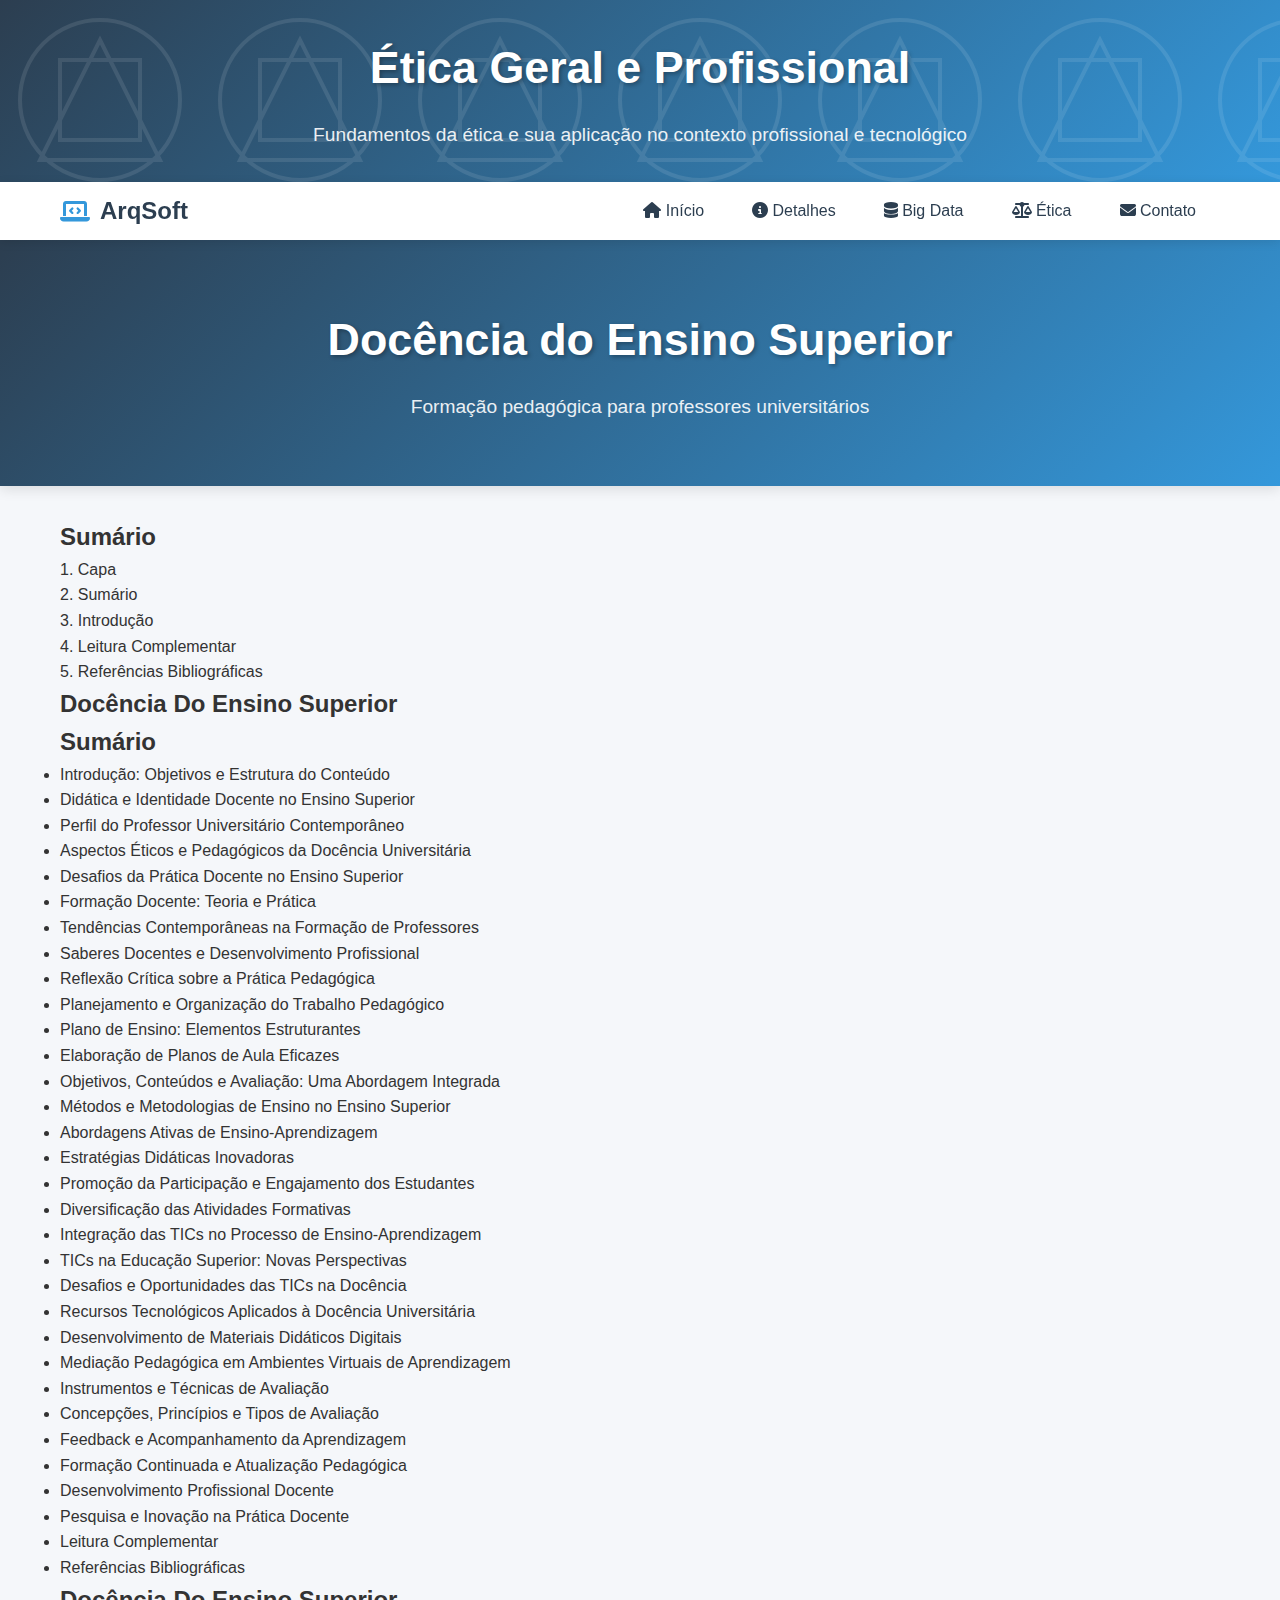
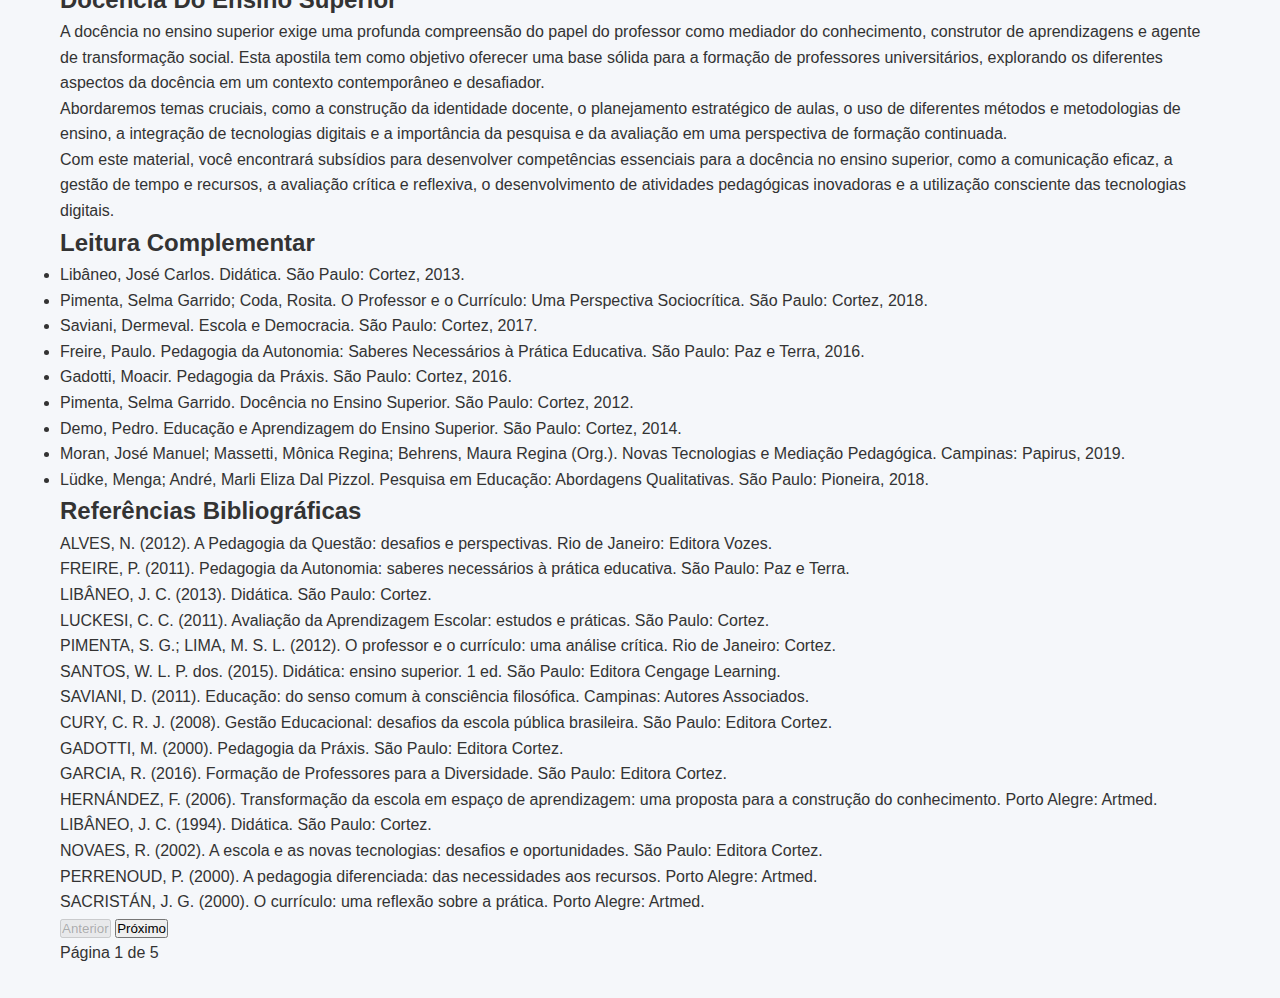
<file: docencia.html>
<!DOCTYPE html>
<html lang="pt-BR">
<head>
    <meta charset="UTF-8">
    <meta name="viewport" content="width=device-width, initial-scale=1.0">
    <title>Docência do Ensino Superior</title>
    <link rel="stylesheet" href="https://cdnjs.cloudflare.com/ajax/libs/font-awesome/6.4.0/css/all.min.css">
    <link rel="stylesheet" href="style.css"> 
    <style>
       
    </style>
</head>
<body>
        <!-- Header -->
    <header>
        <div class="header-graphic"></div>
        <div class="header-content">
            <h1>Ética Geral e Profissional</h1>
            <p>Fundamentos da ética e sua aplicação no contexto profissional e tecnológico</p>
        </div>
    </header>

    <!-- Navigation -->
    <nav>
        <div class="nav-container">
            <div class="logo">
                <i class="fas fa-laptop-code"></i>
                <span>ArqSoft</span>
            </div>
            <ul class="nav-links">
                <li><a href="index.html"><i class="fas fa-home"></i> Início</a></li>
                <li><a href="detalhes.html"><i class="fas fa-info-circle"></i> Detalhes</a></li>
                <li><a href="bd.html"><i class="fas fa-database"></i> Big Data</a></li>
                <li><a href="etica.html" class="active"><i class="fas fa-balance-scale"></i> Ética</a></li>
                <li><a href="#"><i class="fas fa-envelope"></i> Contato</a></li>
            </ul>
        </div>
    </nav>
    <header>
        <div class="container">
            <h1>Docência do Ensino Superior</h1>
            <p class="subtitle">Formação pedagógica para professores universitários</p>
        </div>
    </header>
    
    <div class="container">
        <div class="content">
            <div class="sidebar">
                <h2>Sumário</h2>
                <div id="summary-list">
                    <!-- O sumário será gerado via JavaScript -->
                </div>
            </div>
            
            <div class="main-content">
                <div id="content-pages">
                    <!-- As páginas do conteúdo serão geradas via JavaScript -->
                </div>
                
                <div class="nav-buttons">
                    <button id="prev-btn" disabled>Anterior</button>
                    <button id="next-btn">Próximo</button>
                </div>
                <div class="page-indicator">
                    Página <span id="current-page">1</span> de <span id="total-pages">38</span>
                </div>
            </div>
        </div>
    </div>

    <script>
        // Dados do PDF (estruturados)
        const pdfData = [
            { title: "Capa", content: "<h2>Docência Do Ensino Superior</h2>" },
            { title: "Sumário", content: "<h2>Sumário</h2><ul><li>Introdução: Objetivos e Estrutura do Conteúdo</li><li>Didática e Identidade Docente no Ensino Superior</li><li>Perfil do Professor Universitário Contemporâneo</li><li>Aspectos Éticos e Pedagógicos da Docência Universitária</li><li>Desafios da Prática Docente no Ensino Superior</li><li>Formação Docente: Teoria e Prática</li><li>Tendências Contemporâneas na Formação de Professores</li><li>Saberes Docentes e Desenvolvimento Profissional</li><li>Reflexão Crítica sobre a Prática Pedagógica</li><li>Planejamento e Organização do Trabalho Pedagógico</li><li>Plano de Ensino: Elementos Estruturantes</li><li>Elaboração de Planos de Aula Eficazes</li><li>Objetivos, Conteúdos e Avaliação: Uma Abordagem Integrada</li><li>Métodos e Metodologias de Ensino no Ensino Superior</li><li>Abordagens Ativas de Ensino-Aprendizagem</li><li>Estratégias Didáticas Inovadoras</li><li>Promoção da Participação e Engajamento dos Estudantes</li><li>Diversificação das Atividades Formativas</li><li>Integração das TICs no Processo de Ensino-Aprendizagem</li><li>TICs na Educação Superior: Novas Perspectivas</li><li>Desafios e Oportunidades das TICs na Docência</li><li>Recursos Tecnológicos Aplicados à Docência Universitária</li><li>Desenvolvimento de Materiais Didáticos Digitais</li><li>Mediação Pedagógica em Ambientes Virtuais de Aprendizagem</li><li>Instrumentos e Técnicas de Avaliação</li><li>Concepções, Princípios e Tipos de Avaliação</li><li>Feedback e Acompanhamento da Aprendizagem</li><li>Formação Continuada e Atualização Pedagógica</li><li>Desenvolvimento Profissional Docente</li><li>Pesquisa e Inovação na Prática Docente</li><li>Leitura Complementar</li><li>Referências Bibliográficas</li></ul>" },
            { title: "Introdução", content: "<h2>Docência Do Ensino Superior</h2><p>A docência no ensino superior exige uma profunda compreensão do papel do professor como mediador do conhecimento, construtor de aprendizagens e agente de transformação social. Esta apostila tem como objetivo oferecer uma base sólida para a formação de professores universitários, explorando os diferentes aspectos da docência em um contexto contemporâneo e desafiador.</p><p>Abordaremos temas cruciais, como a construção da identidade docente, o planejamento estratégico de aulas, o uso de diferentes métodos e metodologias de ensino, a integração de tecnologias digitais e a importância da pesquisa e da avaliação em uma perspectiva de formação continuada.</p><p>Com este material, você encontrará subsídios para desenvolver competências essenciais para a docência no ensino superior, como a comunicação eficaz, a gestão de tempo e recursos, a avaliação crítica e reflexiva, o desenvolvimento de atividades pedagógicas inovadoras e a utilização consciente das tecnologias digitais.</p>" },
            // As outras páginas seriam adicionadas aqui seguindo o mesmo padrão
            { title: "Leitura Complementar", content: "<h2>Leitura Complementar</h2><ul><li>Libâneo, José Carlos. Didática. São Paulo: Cortez, 2013.</li><li>Pimenta, Selma Garrido; Coda, Rosita. O Professor e o Currículo: Uma Perspectiva Sociocrítica. São Paulo: Cortez, 2018.</li><li>Saviani, Dermeval. Escola e Democracia. São Paulo: Cortez, 2017.</li><li>Freire, Paulo. Pedagogia da Autonomia: Saberes Necessários à Prática Educativa. São Paulo: Paz e Terra, 2016.</li><li>Gadotti, Moacir. Pedagogia da Práxis. São Paulo: Cortez, 2016.</li><li>Pimenta, Selma Garrido. Docência no Ensino Superior. São Paulo: Cortez, 2012.</li><li>Demo, Pedro. Educação e Aprendizagem do Ensino Superior. São Paulo: Cortez, 2014.</li><li>Moran, José Manuel; Massetti, Mônica Regina; Behrens, Maura Regina (Org.). Novas Tecnologias e Mediação Pedagógica. Campinas: Papirus, 2019.</li><li>Lüdke, Menga; André, Marli Eliza Dal Pizzol. Pesquisa em Educação: Abordagens Qualitativas. São Paulo: Pioneira, 2018.</li></ul>" },
            { title: "Referências Bibliográficas", content: "<h2>Referências Bibliográficas</h2><div class='references'><p class='reference-item'>ALVES, N. (2012). A Pedagogia da Questão: desafios e perspectivas. Rio de Janeiro: Editora Vozes.</p><p class='reference-item'>FREIRE, P. (2011). Pedagogia da Autonomia: saberes necessários à prática educativa. São Paulo: Paz e Terra.</p><p class='reference-item'>LIBÂNEO, J. C. (2013). Didática. São Paulo: Cortez.</p><p class='reference-item'>LUCKESI, C. C. (2011). Avaliação da Aprendizagem Escolar: estudos e práticas. São Paulo: Cortez.</p><p class='reference-item'>PIMENTA, S. G.; LIMA, M. S. L. (2012). O professor e o currículo: uma análise crítica. Rio de Janeiro: Cortez.</p><p class='reference-item'>SANTOS, W. L. P. dos. (2015). Didática: ensino superior. 1 ed. São Paulo: Editora Cengage Learning.</p><p class='reference-item'>SAVIANI, D. (2011). Educação: do senso comum à consciência filosófica. Campinas: Autores Associados.</p><p class='reference-item'>CURY, C. R. J. (2008). Gestão Educacional: desafios da escola pública brasileira. São Paulo: Editora Cortez.</p><p class='reference-item'>GADOTTI, M. (2000). Pedagogia da Práxis. São Paulo: Editora Cortez.</p><p class='reference-item'>GARCIA, R. (2016). Formação de Professores para a Diversidade. São Paulo: Editora Cortez.</p><p class='reference-item'>HERNÁNDEZ, F. (2006). Transformação da escola em espaço de aprendizagem: uma proposta para a construção do conhecimento. Porto Alegre: Artmed.</p><p class='reference-item'>LIBÂNEO, J. C. (1994). Didática. São Paulo: Cortez.</p><p class='reference-item'>NOVAES, R. (2002). A escola e as novas tecnologias: desafios e oportunidades. São Paulo: Editora Cortez.</p><p class='reference-item'>PERRENOUD, P. (2000). A pedagogia diferenciada: das necessidades aos recursos. Porto Alegre: Artmed.</p><p class='reference-item'>SACRISTÁN, J. G. (2000). O currículo: uma reflexão sobre a prática. Porto Alegre: Artmed.</p></div>" }
        ];

        // Estado atual da navegação
        let currentPage = 0;
        const totalPages = pdfData.length;

        // Elementos DOM
        const summaryList = document.getElementById('summary-list');
        const contentPages = document.getElementById('content-pages');
        const prevBtn = document.getElementById('prev-btn');
        const nextBtn = document.getElementById('next-btn');
        const currentPageSpan = document.getElementById('current-page');
        const totalPagesSpan = document.getElementById('total-pages');

        // Inicializar a página
        function initPage() {
            // Atualizar indicador de páginas
            totalPagesSpan.textContent = totalPages;
            updatePageIndicator();
            
            // Gerar sumário
            generateSummary();
            
            // Gerar páginas de conteúdo
            generateContentPages();
            
            // Mostrar a primeira página
            showPage(currentPage);
            
            // Configurar event listeners para os botões
            prevBtn.addEventListener('click', goToPrevPage);
            nextBtn.addEventListener('click', goToNextPage);
        }

        // Gerar o sumário
        function generateSummary() {
            pdfData.forEach((page, index) => {
                const summaryItem = document.createElement('div');
                summaryItem.className = 'summary-item';
                summaryItem.textContent = `${index + 1}. ${page.title}`;
                summaryItem.addEventListener('click', () => showPage(index));
                summaryList.appendChild(summaryItem);
            });
        }

        // Gerar as páginas de conteúdo
        function generateContentPages() {
            pdfData.forEach((page, index) => {
                const pageElement = document.createElement('div');
                pageElement.className = 'page';
                pageElement.id = `page-${index}`;
                pageElement.innerHTML = page.content;
                contentPages.appendChild(pageElement);
            });
        }

        // Mostrar uma página específica
        function showPage(pageIndex) {
            // Ocultar todas as páginas
            document.querySelectorAll('.page').forEach(page => {
                page.classList.remove('active');
            });
            
            // Mostrar a página solicitada
            document.getElementById(`page-${pageIndex}`).classList.add('active');
            
            // Atualizar o estado atual
            currentPage = pageIndex;
            
            // Atualizar os botões de navegação
            updateNavigationButtons();
            
            // Atualizar o indicador de página
            updatePageIndicator();
            
            // Rolagem para o topo
            window.scrollTo(0, 0);
        }

        // Atualizar os botões de navegação
        function updateNavigationButtons() {
            prevBtn.disabled = currentPage === 0;
            nextBtn.disabled = currentPage === totalPages - 1;
        }

        // Atualizar o indicador de página
        function updatePageIndicator() {
            currentPageSpan.textContent = currentPage + 1;
        }

        // Ir para a página anterior
        function goToPrevPage() {
            if (currentPage > 0) {
                showPage(currentPage - 1);
            }
        }

        // Ir para a próxima página
        function goToNextPage() {
            if (currentPage < totalPages - 1) {
                showPage(currentPage + 1);
            }
        }

        // Inicializar a página quando o DOM estiver carregado
        document.addEventListener('DOMContentLoaded', initPage);
    </script>
</body>
</html>
</file>
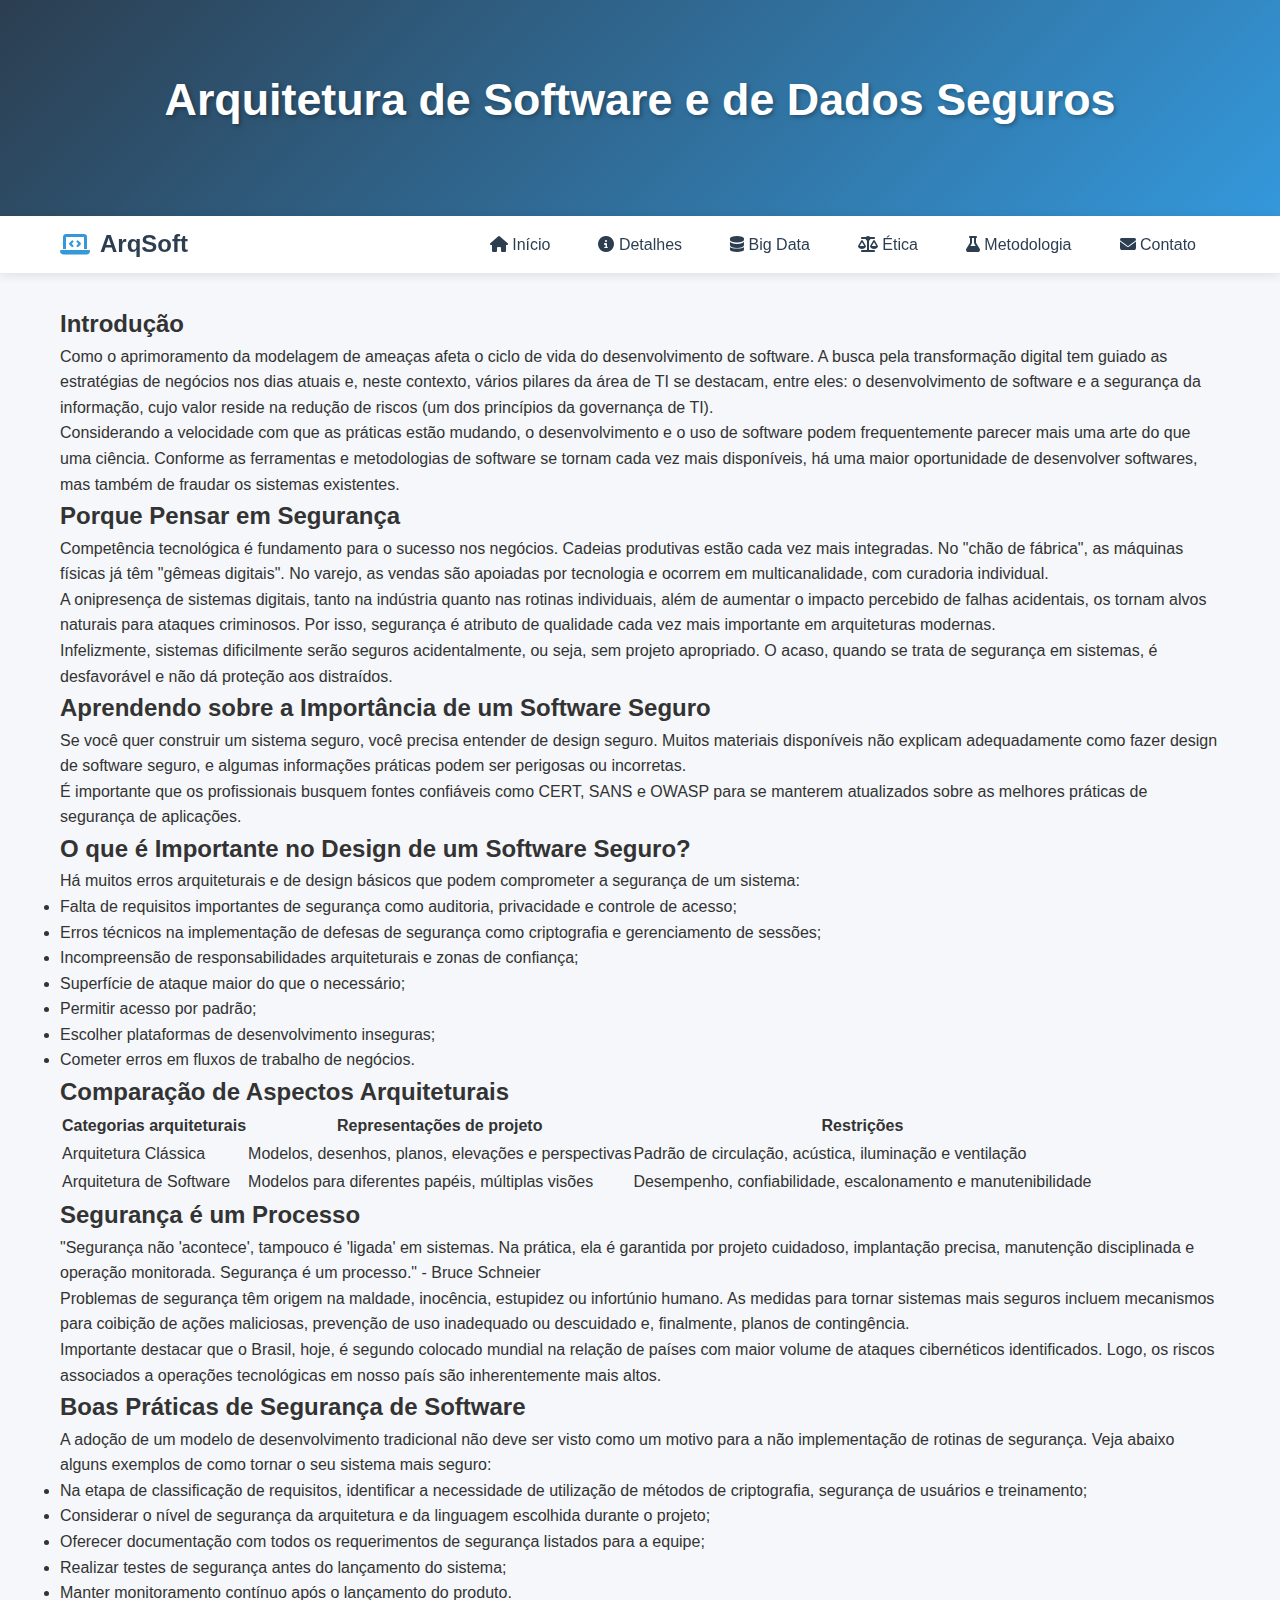
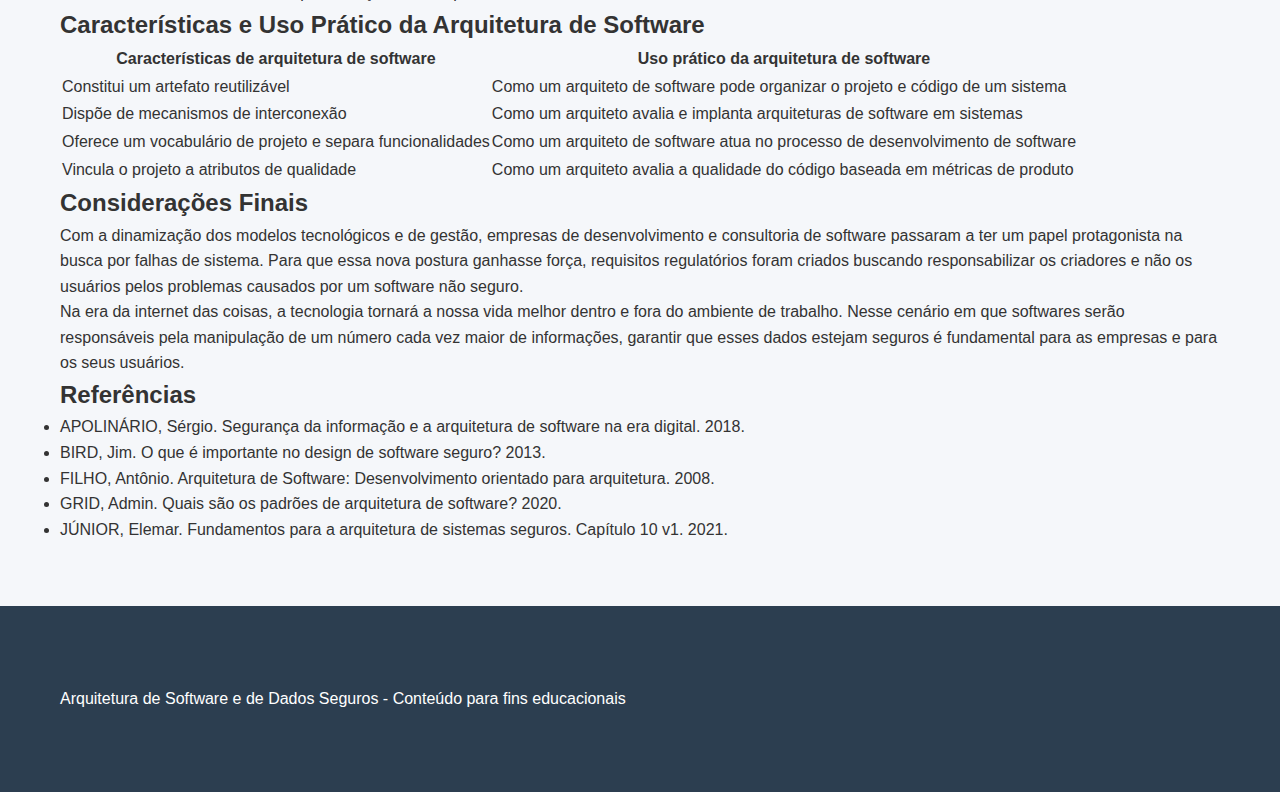
<file: dseguros.html>
<!DOCTYPE html>
<html lang="pt-BR">
<head>
    <meta charset="UTF-8">
    <meta name="viewport" content="width=device-width, initial-scale=1.0">
    <title>Arquitetura de Software e de Dados Seguros</title>
    <link rel="stylesheet" href="https://cdnjs.cloudflare.com/ajax/libs/font-awesome/6.4.0/css/all.min.css">
    <link rel="stylesheet" href="style.css">
    <style>
       
    </style>
</head>
<body>
    <header>
        <div class="container">
            <h1>Arquitetura de Software e de Dados Seguros</h1>
        </div>
    </header>
    <!-- Navigation -->
    <nav>
        <div class="nav-container">
            <div class="logo">
                <i class="fas fa-laptop-code"></i>
                <span>ArqSoft</span>
            </div>
            <ul class="nav-links">
                <li><a href="index.html"><i class="fas fa-home"></i> Início</a></li>
                <li><a href="detalhes.html"><i class="fas fa-info-circle"></i> Detalhes</a></li>
                <li><a href="bd.html"><i class="fas fa-database"></i> Big Data</a></li>
                <li><a href="etica.html"><i class="fas fa-balance-scale"></i> Ética</a></li>
                <li><a href="metodologia.html" class="active"><i class="fas fa-flask"></i> Metodologia</a></li>
                <li><a href="#"><i class="fas fa-envelope"></i> Contato</a></li>
            </ul>
        </div>
    </nav>

    <div class="container">
        <section class="content-section">
            <h2>Introdução</h2>
            <p>Como o aprimoramento da modelagem de ameaças afeta o ciclo de vida do desenvolvimento de software. A busca pela transformação digital tem guiado as estratégias de negócios nos dias atuais e, neste contexto, vários pilares da área de TI se destacam, entre eles: o desenvolvimento de software e a segurança da informação, cujo valor reside na redução de riscos (um dos princípios da governança de TI).</p>
            <p>Considerando a velocidade com que as práticas estão mudando, o desenvolvimento e o uso de software podem frequentemente parecer mais uma arte do que uma ciência. Conforme as ferramentas e metodologias de software se tornam cada vez mais disponíveis, há uma maior oportunidade de desenvolver softwares, mas também de fraudar os sistemas existentes.</p>
        </section>

        <section class="content-section">
            <h2>Porque Pensar em Segurança</h2>
            <p>Competência tecnológica é fundamento para o sucesso nos negócios. Cadeias produtivas estão cada vez mais integradas. No "chão de fábrica", as máquinas físicas já têm "gêmeas digitais". No varejo, as vendas são apoiadas por tecnologia e ocorrem em multicanalidade, com curadoria individual.</p>
            <p>A onipresença de sistemas digitais, tanto na indústria quanto nas rotinas individuais, além de aumentar o impacto percebido de falhas acidentais, os tornam alvos naturais para ataques criminosos. Por isso, segurança é atributo de qualidade cada vez mais importante em arquiteturas modernas.</p>
            <p class="highlight">Infelizmente, sistemas dificilmente serão seguros acidentalmente, ou seja, sem projeto apropriado. O acaso, quando se trata de segurança em sistemas, é desfavorável e não dá proteção aos distraídos.</p>
        </section>

        <section class="content-section">
            <h2>Aprendendo sobre a Importância de um Software Seguro</h2>
            <p>Se você quer construir um sistema seguro, você precisa entender de design seguro. Muitos materiais disponíveis não explicam adequadamente como fazer design de software seguro, e algumas informações práticas podem ser perigosas ou incorretas.</p>
            <p>É importante que os profissionais busquem fontes confiáveis como CERT, SANS e OWASP para se manterem atualizados sobre as melhores práticas de segurança de aplicações.</p>
        </section>

        <section class="content-section">
            <h2>O que é Importante no Design de um Software Seguro?</h2>
            <p>Há muitos erros arquiteturais e de design básicos que podem comprometer a segurança de um sistema:</p>
            <ul>
                <li>Falta de requisitos importantes de segurança como auditoria, privacidade e controle de acesso;</li>
                <li>Erros técnicos na implementação de defesas de segurança como criptografia e gerenciamento de sessões;</li>
                <li>Incompreensão de responsabilidades arquiteturais e zonas de confiança;</li>
                <li>Superfície de ataque maior do que o necessário;</li>
                <li>Permitir acesso por padrão;</li>
                <li>Escolher plataformas de desenvolvimento inseguras;</li>
                <li>Cometer erros em fluxos de trabalho de negócios.</li>
            </ul>
        </section>

        <section class="content-section">
            <h2>Comparação de Aspectos Arquiteturais</h2>
            <div class="table-container">
                <table>
                    <thead>
                        <tr>
                            <th>Categorias arquiteturais</th>
                            <th>Representações de projeto</th>
                            <th>Restrições</th>
                        </tr>
                    </thead>
                    <tbody>
                        <tr>
                            <td>Arquitetura Clássica</td>
                            <td>Modelos, desenhos, planos, elevações e perspectivas</td>
                            <td>Padrão de circulação, acústica, iluminação e ventilação</td>
                        </tr>
                        <tr>
                            <td>Arquitetura de Software</td>
                            <td>Modelos para diferentes papéis, múltiplas visões</td>
                            <td>Desempenho, confiabilidade, escalonamento e manutenibilidade</td>
                        </tr>
                    </tbody>
                </table>
            </div>
        </section>

        <section class="content-section">
            <h2>Segurança é um Processo</h2>
            <p class="quote">"Segurança não 'acontece', tampouco é 'ligada' em sistemas. Na prática, ela é garantida por projeto cuidadoso, implantação precisa, manutenção disciplinada e operação monitorada. Segurança é um processo." - Bruce Schneier</p>
            <p>Problemas de segurança têm origem na maldade, inocência, estupidez ou infortúnio humano. As medidas para tornar sistemas mais seguros incluem mecanismos para coibição de ações maliciosas, prevenção de uso inadequado ou descuidado e, finalmente, planos de contingência.</p>
            <p>Importante destacar que o Brasil, hoje, é segundo colocado mundial na relação de países com maior volume de ataques cibernéticos identificados. Logo, os riscos associados a operações tecnológicas em nosso país são inherentemente mais altos.</p>
        </section>

        <section class="content-section">
            <h2>Boas Práticas de Segurança de Software</h2>
            <p>A adoção de um modelo de desenvolvimento tradicional não deve ser visto como um motivo para a não implementação de rotinas de segurança. Veja abaixo alguns exemplos de como tornar o seu sistema mais seguro:</p>
            <ul>
                <li>Na etapa de classificação de requisitos, identificar a necessidade de utilização de métodos de criptografia, segurança de usuários e treinamento;</li>
                <li>Considerar o nível de segurança da arquitetura e da linguagem escolhida durante o projeto;</li>
                <li>Oferecer documentação com todos os requerimentos de segurança listados para a equipe;</li>
                <li>Realizar testes de segurança antes do lançamento do sistema;</li>
                <li>Manter monitoramento contínuo após o lançamento do produto.</li>
            </ul>
        </section>

        <section class="content-section">
            <h2>Características e Uso Prático da Arquitetura de Software</h2>
            <div class="table-container">
                <table>
                    <thead>
                        <tr>
                            <th>Características de arquitetura de software</th>
                            <th>Uso prático da arquitetura de software</th>
                        </tr>
                    </thead>
                    <tbody>
                        <tr>
                            <td>Constitui um artefato reutilizável</td>
                            <td>Como um arquiteto de software pode organizar o projeto e código de um sistema</td>
                        </tr>
                        <tr>
                            <td>Dispõe de mecanismos de interconexão</td>
                            <td>Como um arquiteto avalia e implanta arquiteturas de software em sistemas</td>
                        </tr>
                        <tr>
                            <td>Oferece um vocabulário de projeto e separa funcionalidades</td>
                            <td>Como um arquiteto de software atua no processo de desenvolvimento de software</td>
                        </tr>
                        <tr>
                            <td>Vincula o projeto a atributos de qualidade</td>
                            <td>Como um arquiteto avalia a qualidade do código baseada em métricas de produto</td>
                        </tr>
                    </tbody>
                </table>
            </div>
        </section>

        <section class="content-section">
            <h2>Considerações Finais</h2>
            <p>Com a dinamização dos modelos tecnológicos e de gestão, empresas de desenvolvimento e consultoria de software passaram a ter um papel protagonista na busca por falhas de sistema. Para que essa nova postura ganhasse força, requisitos regulatórios foram criados buscando responsabilizar os criadores e não os usuários pelos problemas causados por um software não seguro.</p>
            <p>Na era da internet das coisas, a tecnologia tornará a nossa vida melhor dentro e fora do ambiente de trabalho. Nesse cenário em que softwares serão responsáveis pela manipulação de um número cada vez maior de informações, garantir que esses dados estejam seguros é fundamental para as empresas e para os seus usuários.</p>
        </section>

        <section class="content-section references">
            <h2>Referências</h2>
            <ul>
                <li>APOLINÁRIO, Sérgio. Segurança da informação e a arquitetura de software na era digital. 2018.</li>
                <li>BIRD, Jim. O que é importante no design de software seguro? 2013.</li>
                <li>FILHO, Antônio. Arquitetura de Software: Desenvolvimento orientado para arquitetura. 2008.</li>
                <li>GRID, Admin. Quais são os padrões de arquitetura de software? 2020.</li>
                <li>JÚNIOR, Elemar. Fundamentos para a arquitetura de sistemas seguros. Capítulo 10 v1. 2021.</li>
            </ul>
        </section>
    </div>

    <footer>
        <div class="container">
            <p>Arquitetura de Software e de Dados Seguros - Conteúdo para fins educacionais</p>
        </div>
    </footer>
</body>
</html>
</file>
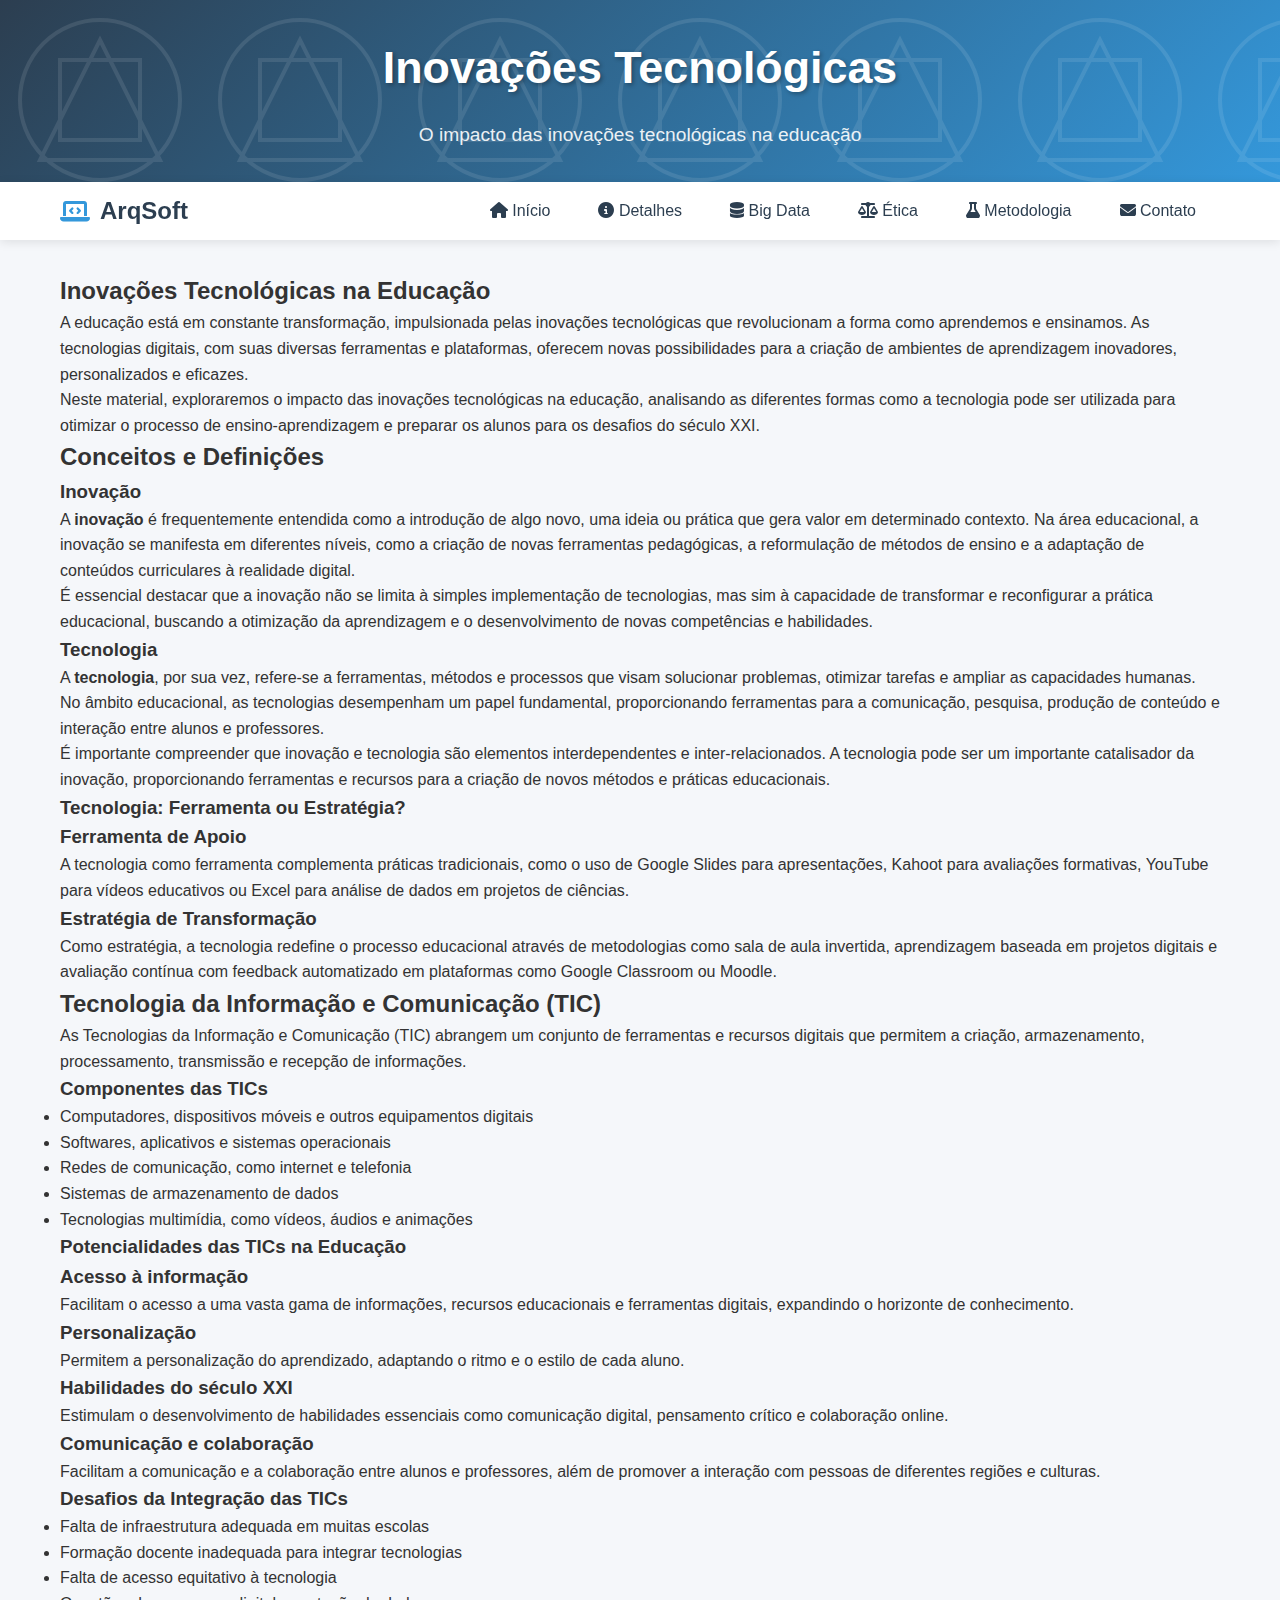
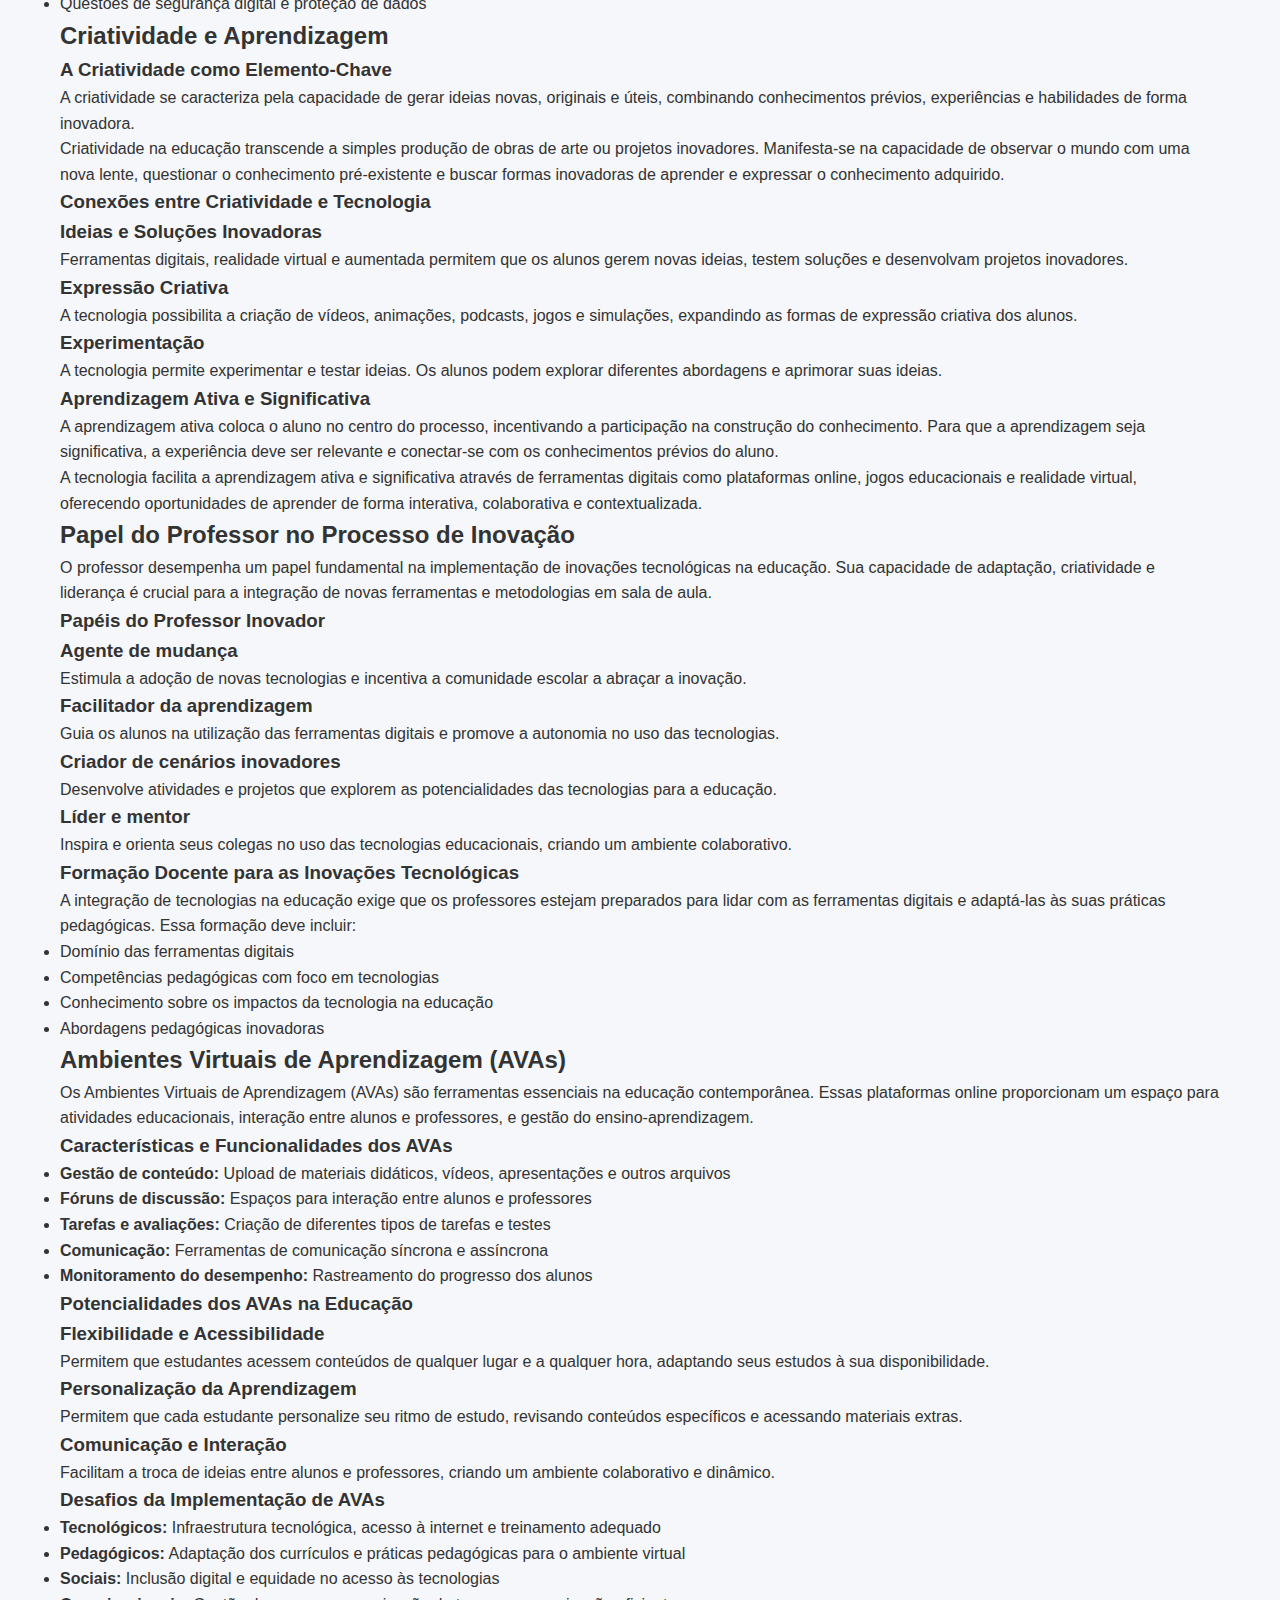
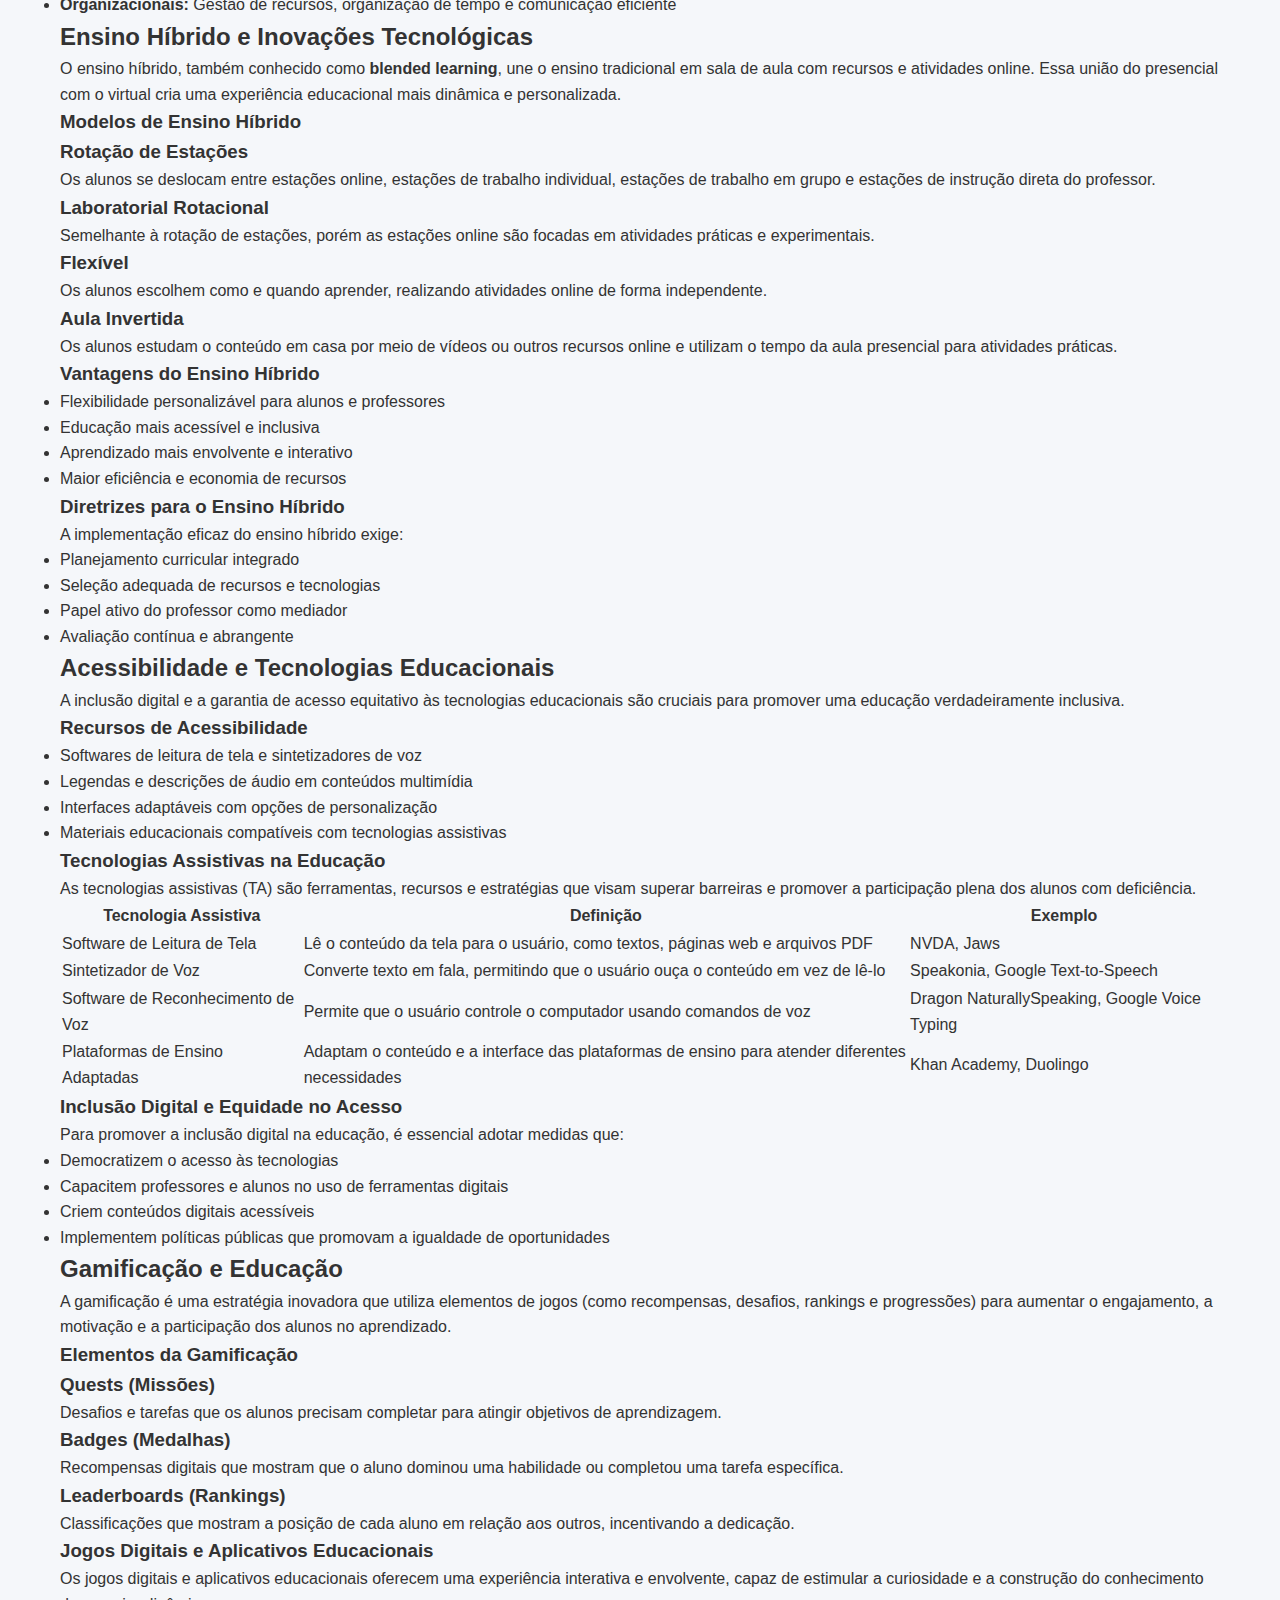
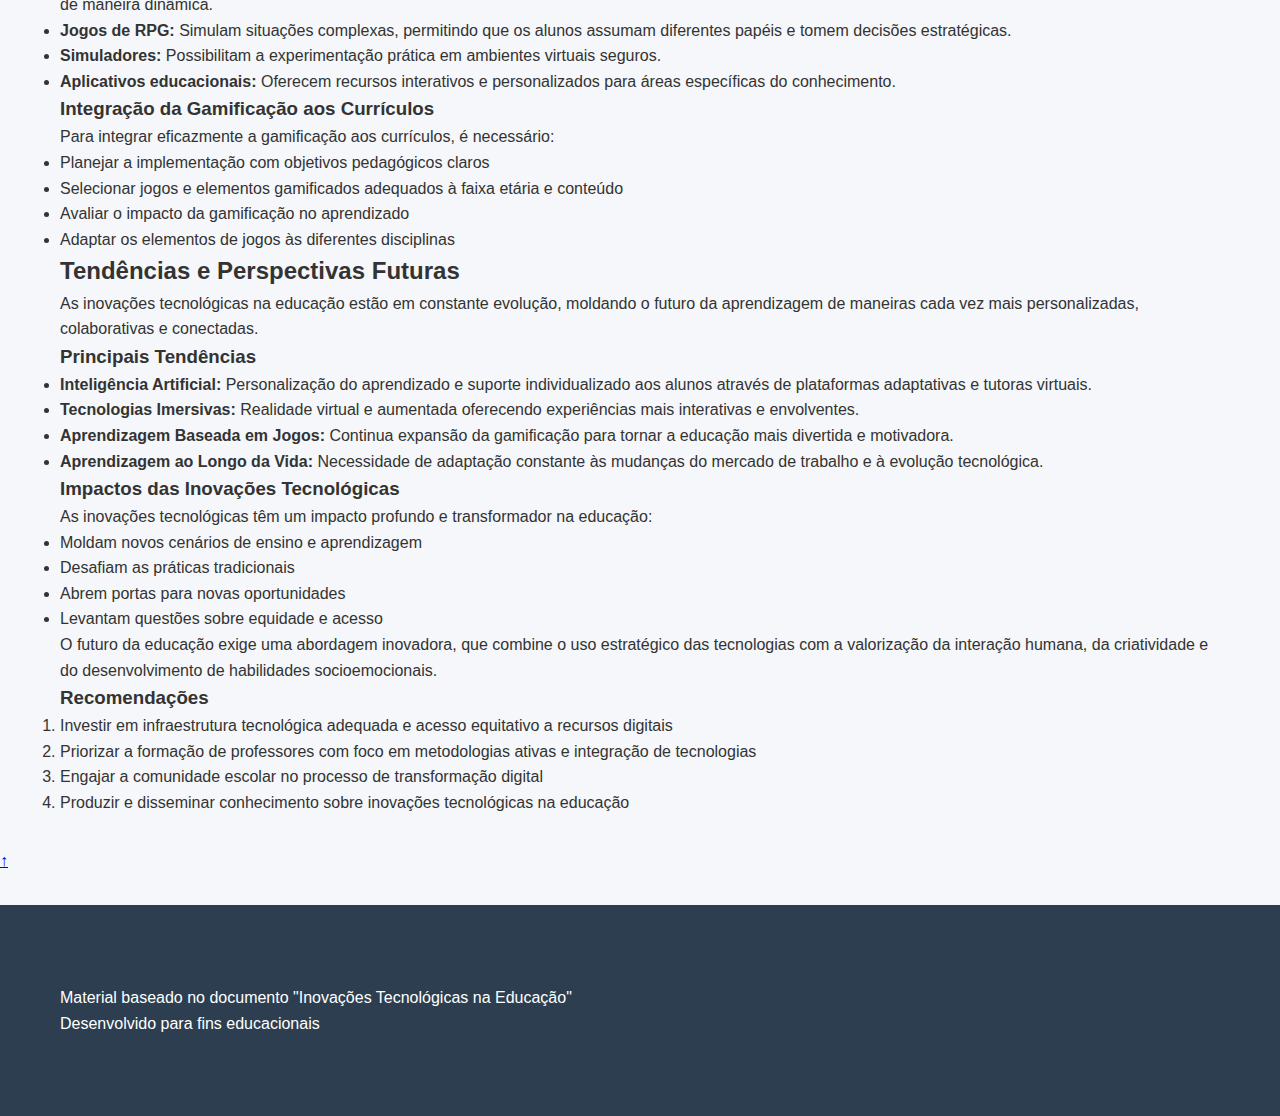
<file: inovacao.html>
<!DOCTYPE html>
<html lang="pt-BR">
<head>
    <meta charset="UTF-8">
    <meta name="viewport" content="width=device-width, initial-scale=1.0">
    <title>Inovações Tecnológicas na Educação</title>
    <link rel="stylesheet" href="https://cdnjs.cloudflare.com/ajax/libs/font-awesome/6.4.0/css/all.min.css">
    <link rel="stylesheet" href="style.css">
   
</head>
<body>
     <header>
        <div class="header-graphic"></div>
        <div class="header-content">
            <h1>Inovações Tecnológicas</h1>
            <p>O impacto das inovações tecnológicas na educação</p>
        </div>
    </header>

<nav>
    <div class="nav-container">
        <div class="logo">
            <i class="fas fa-laptop-code"></i>
            <span>ArqSoft</span>
        </div>
        <ul class="nav-links">
            <li><a href="index.html"><i class="fas fa-home"></i> Início</a></li>
            <li><a href="detalhes.html"><i class="fas fa-info-circle"></i> Detalhes</a></li>
            <li><a href="bd.html"><i class="fas fa-database"></i> Big Data</a></li>
            <li><a href="etica.html"><i class="fas fa-balance-scale"></i> Ética</a></li>
            <li><a href="metodologia.html" class="active"><i class="fas fa-flask"></i> Metodologia</a></li>
            <li><a href="#"><i class="fas fa-envelope"></i> Contato</a></li>
        </ul>
    </div>
</nav>


    
    <main class="container">
        <section id="introducao">
            <h2>Inovações Tecnológicas na Educação</h2>
            <p>A educação está em constante transformação, impulsionada pelas inovações tecnológicas que revolucionam a forma como aprendemos e ensinamos. As tecnologias digitais, com suas diversas ferramentas e plataformas, oferecem novas possibilidades para a criação de ambientes de aprendizagem inovadores, personalizados e eficazes.</p>
            <p>Neste material, exploraremos o impacto das inovações tecnológicas na educação, analisando as diferentes formas como a tecnologia pode ser utilizada para otimizar o processo de ensino-aprendizagem e preparar os alunos para os desafios do século XXI.</p>
        </section>
        
        <section id="conceitos">
            <h2>Conceitos e Definições</h2>
            
            <h3>Inovação</h3>
            <p>A <strong>inovação</strong> é frequentemente entendida como a introdução de algo novo, uma ideia ou prática que gera valor em determinado contexto. Na área educacional, a inovação se manifesta em diferentes níveis, como a criação de novas ferramentas pedagógicas, a reformulação de métodos de ensino e a adaptação de conteúdos curriculares à realidade digital.</p>
            <p>É essencial destacar que a inovação não se limita à simples implementação de tecnologias, mas sim à capacidade de transformar e reconfigurar a prática educacional, buscando a otimização da aprendizagem e o desenvolvimento de novas competências e habilidades.</p>
            
            <h3>Tecnologia</h3>
            <p>A <strong>tecnologia</strong>, por sua vez, refere-se a ferramentas, métodos e processos que visam solucionar problemas, otimizar tarefas e ampliar as capacidades humanas. No âmbito educacional, as tecnologias desempenham um papel fundamental, proporcionando ferramentas para a comunicação, pesquisa, produção de conteúdo e interação entre alunos e professores.</p>
            
            <div class="highlight">
                <p>É importante compreender que inovação e tecnologia são elementos interdependentes e inter-relacionados. A tecnologia pode ser um importante catalisador da inovação, proporcionando ferramentas e recursos para a criação de novos métodos e práticas educacionais.</p>
            </div>
            
            <h3>Tecnologia: Ferramenta ou Estratégia?</h3>
            <div class="card-container">
                <div class="card">
                    <h3>Ferramenta de Apoio</h3>
                    <p>A tecnologia como ferramenta complementa práticas tradicionais, como o uso de Google Slides para apresentações, Kahoot para avaliações formativas, YouTube para vídeos educativos ou Excel para análise de dados em projetos de ciências.</p>
                </div>
                <div class="card">
                    <h3>Estratégia de Transformação</h3>
                    <p>Como estratégia, a tecnologia redefine o processo educacional através de metodologias como sala de aula invertida, aprendizagem baseada em projetos digitais e avaliação contínua com feedback automatizado em plataformas como Google Classroom ou Moodle.</p>
                </div>
            </div>
        </section>
        
        <section id="tics">
            <h2>Tecnologia da Informação e Comunicação (TIC)</h2>
            <p>As Tecnologias da Informação e Comunicação (TIC) abrangem um conjunto de ferramentas e recursos digitais que permitem a criação, armazenamento, processamento, transmissão e recepção de informações.</p>
            
            <h3>Componentes das TICs</h3>
            <ul>
                <li>Computadores, dispositivos móveis e outros equipamentos digitais</li>
                <li>Softwares, aplicativos e sistemas operacionais</li>
                <li>Redes de comunicação, como internet e telefonia</li>
                <li>Sistemas de armazenamento de dados</li>
                <li>Tecnologias multimídia, como vídeos, áudios e animações</li>
            </ul>
            
            <h3>Potencialidades das TICs na Educação</h3>
            <div class="card-container">
                <div class="card">
                    <h3>Acesso à informação</h3>
                    <p>Facilitam o acesso a uma vasta gama de informações, recursos educacionais e ferramentas digitais, expandindo o horizonte de conhecimento.</p>
                </div>
                <div class="card">
                    <h3>Personalização</h3>
                    <p>Permitem a personalização do aprendizado, adaptando o ritmo e o estilo de cada aluno.</p>
                </div>
                <div class="card">
                    <h3>Habilidades do século XXI</h3>
                    <p>Estimulam o desenvolvimento de habilidades essenciais como comunicação digital, pensamento crítico e colaboração online.</p>
                </div>
                <div class="card">
                    <h3>Comunicação e colaboração</h3>
                    <p>Facilitam a comunicação e a colaboração entre alunos e professores, além de promover a interação com pessoas de diferentes regiões e culturas.</p>
                </div>
            </div>
            
            <h3>Desafios da Integração das TICs</h3>
            <ul>
                <li>Falta de infraestrutura adequada em muitas escolas</li>
                <li>Formação docente inadequada para integrar tecnologias</li>
                <li>Falta de acesso equitativo à tecnologia</li>
                <li>Questões de segurança digital e proteção de dados</li>
            </ul>
        </section>
        
        <section id="criatividade">
            <h2>Criatividade e Aprendizagem</h2>
            
            <h3>A Criatividade como Elemento-Chave</h3>
            <p>A criatividade se caracteriza pela capacidade de gerar ideias novas, originais e úteis, combinando conhecimentos prévios, experiências e habilidades de forma inovadora.</p>
            
            <div class="highlight">
                <p>Criatividade na educação transcende a simples produção de obras de arte ou projetos inovadores. Manifesta-se na capacidade de observar o mundo com uma nova lente, questionar o conhecimento pré-existente e buscar formas inovadoras de aprender e expressar o conhecimento adquirido.</p>
            </div>
            
            <h3>Conexões entre Criatividade e Tecnologia</h3>
            <div class="card-container">
                <div class="card">
                    <h3>Ideias e Soluções Inovadoras</h3>
                    <p>Ferramentas digitais, realidade virtual e aumentada permitem que os alunos gerem novas ideias, testem soluções e desenvolvam projetos inovadores.</p>
                </div>
                <div class="card">
                    <h3>Expressão Criativa</h3>
                    <p>A tecnologia possibilita a criação de vídeos, animações, podcasts, jogos e simulações, expandindo as formas de expressão criativa dos alunos.</p>
                </div>
                <div class="card">
                    <h3>Experimentação</h3>
                    <p>A tecnologia permite experimentar e testar ideias. Os alunos podem explorar diferentes abordagens e aprimorar suas ideias.</p>
                </div>
            </div>
            
            <h3>Aprendizagem Ativa e Significativa</h3>
            <p>A aprendizagem ativa coloca o aluno no centro do processo, incentivando a participação na construção do conhecimento. Para que a aprendizagem seja significativa, a experiência deve ser relevante e conectar-se com os conhecimentos prévios do aluno.</p>
            <p>A tecnologia facilita a aprendizagem ativa e significativa através de ferramentas digitais como plataformas online, jogos educacionais e realidade virtual, oferecendo oportunidades de aprender de forma interativa, colaborativa e contextualizada.</p>
        </section>
        
        <section id="professor">
            <h2>Papel do Professor no Processo de Inovação</h2>
            <p>O professor desempenha um papel fundamental na implementação de inovações tecnológicas na educação. Sua capacidade de adaptação, criatividade e liderança é crucial para a integração de novas ferramentas e metodologias em sala de aula.</p>
            
            <h3>Papéis do Professor Inovador</h3>
            <div class="card-container">
                <div class="card">
                    <h3>Agente de mudança</h3>
                    <p>Estimula a adoção de novas tecnologias e incentiva a comunidade escolar a abraçar a inovação.</p>
                </div>
                <div class="card">
                    <h3>Facilitador da aprendizagem</h3>
                    <p>Guia os alunos na utilização das ferramentas digitais e promove a autonomia no uso das tecnologias.</p>
                </div>
                <div class="card">
                    <h3>Criador de cenários inovadores</h3>
                    <p>Desenvolve atividades e projetos que explorem as potencialidades das tecnologias para a educação.</p>
                </div>
                <div class="card">
                    <h3>Líder e mentor</h3>
                    <p>Inspira e orienta seus colegas no uso das tecnologias educacionais, criando um ambiente colaborativo.</p>
                </div>
            </div>
            
            <h3>Formação Docente para as Inovações Tecnológicas</h3>
            <p>A integração de tecnologias na educação exige que os professores estejam preparados para lidar com as ferramentas digitais e adaptá-las às suas práticas pedagógicas. Essa formação deve incluir:</p>
            <ul>
                <li>Domínio das ferramentas digitais</li>
                <li>Competências pedagógicas com foco em tecnologias</li>
                <li>Conhecimento sobre os impactos da tecnologia na educação</li>
                <li>Abordagens pedagógicas inovadoras</li>
            </ul>
        </section>
        
        <section id="avas">
            <h2>Ambientes Virtuais de Aprendizagem (AVAs)</h2>
            <p>Os Ambientes Virtuais de Aprendizagem (AVAs) são ferramentas essenciais na educação contemporânea. Essas plataformas online proporcionam um espaço para atividades educacionais, interação entre alunos e professores, e gestão do ensino-aprendizagem.</p>
            
            <h3>Características e Funcionalidades dos AVAs</h3>
            <ul>
                <li><strong>Gestão de conteúdo:</strong> Upload de materiais didáticos, vídeos, apresentações e outros arquivos</li>
                <li><strong>Fóruns de discussão:</strong> Espaços para interação entre alunos e professores</li>
                <li><strong>Tarefas e avaliações:</strong> Criação de diferentes tipos de tarefas e testes</li>
                <li><strong>Comunicação:</strong> Ferramentas de comunicação síncrona e assíncrona</li>
                <li><strong>Monitoramento do desempenho:</strong> Rastreamento do progresso dos alunos</li>
            </ul>
            
            <h3>Potencialidades dos AVAs na Educação</h3>
            <div class="card-container">
                <div class="card">
                    <h3>Flexibilidade e Acessibilidade</h3>
                    <p>Permitem que estudantes acessem conteúdos de qualquer lugar e a qualquer hora, adaptando seus estudos à sua disponibilidade.</p>
                </div>
                <div class="card">
                    <h3>Personalização da Aprendizagem</h3>
                    <p>Permitem que cada estudante personalize seu ritmo de estudo, revisando conteúdos específicos e acessando materiais extras.</p>
                </div>
                <div class="card">
                    <h3>Comunicação e Interação</h3>
                    <p>Facilitam a troca de ideias entre alunos e professores, criando um ambiente colaborativo e dinâmico.</p>
                </div>
            </div>
            
            <h3>Desafios da Implementação de AVAs</h3>
            <ul>
                <li><strong>Tecnológicos:</strong> Infraestrutura tecnológica, acesso à internet e treinamento adequado</li>
                <li><strong>Pedagógicos:</strong> Adaptação dos currículos e práticas pedagógicas para o ambiente virtual</li>
                <li><strong>Sociais:</strong> Inclusão digital e equidade no acesso às tecnologias</li>
                <li><strong>Organizacionais:</strong> Gestão de recursos, organização de tempo e comunicação eficiente</li>
            </ul>
        </section>
        
        <section id="hibrido">
            <h2>Ensino Híbrido e Inovações Tecnológicas</h2>
            <p>O ensino híbrido, também conhecido como <strong>blended learning</strong>, une o ensino tradicional em sala de aula com recursos e atividades online. Essa união do presencial com o virtual cria uma experiência educacional mais dinâmica e personalizada.</p>
            
            <h3>Modelos de Ensino Híbrido</h3>
            <div class="card-container">
                <div class="card">
                    <h3>Rotação de Estações</h3>
                    <p>Os alunos se deslocam entre estações online, estações de trabalho individual, estações de trabalho em grupo e estações de instrução direta do professor.</p>
                </div>
                <div class="card">
                    <h3>Laboratorial Rotacional</h3>
                    <p>Semelhante à rotação de estações, porém as estações online são focadas em atividades práticas e experimentais.</p>
                </div>
                <div class="card">
                    <h3>Flexível</h3>
                    <p>Os alunos escolhem como e quando aprender, realizando atividades online de forma independente.</p>
                </div>
                <div class="card">
                    <h3>Aula Invertida</h3>
                    <p>Os alunos estudam o conteúdo em casa por meio de vídeos ou outros recursos online e utilizam o tempo da aula presencial para atividades práticas.</p>
                </div>
            </div>
            
            <h3>Vantagens do Ensino Híbrido</h3>
            <ul>
                <li>Flexibilidade personalizável para alunos e professores</li>
                <li>Educação mais acessível e inclusiva</li>
                <li>Aprendizado mais envolvente e interativo</li>
                <li>Maior eficiência e economia de recursos</li>
            </ul>
            
            <h3>Diretrizes para o Ensino Híbrido</h3>
            <p>A implementação eficaz do ensino híbrido exige:</p>
            <ul>
                <li>Planejamento curricular integrado</li>
                <li>Seleção adequada de recursos e tecnologias</li>
                <li>Papel ativo do professor como mediador</li>
                <li>Avaliação contínua e abrangente</li>
            </ul>
        </section>
        
        <section id="acessibilidade">
            <h2>Acessibilidade e Tecnologias Educacionais</h2>
            <p>A inclusão digital e a garantia de acesso equitativo às tecnologias educacionais são cruciais para promover uma educação verdadeiramente inclusiva.</p>
            
            <h3>Recursos de Acessibilidade</h3>
            <ul>
                <li>Softwares de leitura de tela e sintetizadores de voz</li>
                <li>Legendas e descrições de áudio em conteúdos multimídia</li>
                <li>Interfaces adaptáveis com opções de personalização</li>
                <li>Materiais educacionais compatíveis com tecnologias assistivas</li>
            </ul>
            
            <h3>Tecnologias Assistivas na Educação</h3>
            <p>As tecnologias assistivas (TA) são ferramentas, recursos e estratégias que visam superar barreiras e promover a participação plena dos alunos com deficiência.</p>
            
            <table>
                <tr>
                    <th>Tecnologia Assistiva</th>
                    <th>Definição</th>
                    <th>Exemplo</th>
                </tr>
                <tr>
                    <td>Software de Leitura de Tela</td>
                    <td>Lê o conteúdo da tela para o usuário, como textos, páginas web e arquivos PDF</td>
                    <td>NVDA, Jaws</td>
                </tr>
                <tr>
                    <td>Sintetizador de Voz</td>
                    <td>Converte texto em fala, permitindo que o usuário ouça o conteúdo em vez de lê-lo</td>
                    <td>Speakonia, Google Text-to-Speech</td>
                </tr>
                <tr>
                    <td>Software de Reconhecimento de Voz</td>
                    <td>Permite que o usuário controle o computador usando comandos de voz</td>
                    <td>Dragon NaturallySpeaking, Google Voice Typing</td>
                </tr>
                <tr>
                    <td>Plataformas de Ensino Adaptadas</td>
                    <td>Adaptam o conteúdo e a interface das plataformas de ensino para atender diferentes necessidades</td>
                    <td>Khan Academy, Duolingo</td>
                </tr>
            </table>
            
            <h3>Inclusão Digital e Equidade no Acesso</h3>
            <p>Para promover a inclusão digital na educação, é essencial adotar medidas que:</p>
            <ul>
                <li>Democratizem o acesso às tecnologias</li>
                <li>Capacitem professores e alunos no uso de ferramentas digitais</li>
                <li>Criem conteúdos digitais acessíveis</li>
                <li>Implementem políticas públicas que promovam a igualdade de oportunidades</li>
            </ul>
        </section>
        
        <section id="gamificacao">
            <h2>Gamificação e Educação</h2>
            <p>A gamificação é uma estratégia inovadora que utiliza elementos de jogos (como recompensas, desafios, rankings e progressões) para aumentar o engajamento, a motivação e a participação dos alunos no aprendizado.</p>
            
            <h3>Elementos da Gamificação</h3>
            <div class="card-container">
                <div class="card">
                    <h3>Quests (Missões)</h3>
                    <p>Desafios e tarefas que os alunos precisam completar para atingir objetivos de aprendizagem.</p>
                </div>
                <div class="card">
                    <h3>Badges (Medalhas)</h3>
                    <p>Recompensas digitais que mostram que o aluno dominou uma habilidade ou completou uma tarefa específica.</p>
                </div>
                <div class="card">
                    <h3>Leaderboards (Rankings)</h3>
                    <p>Classificações que mostram a posição de cada aluno em relação aos outros, incentivando a dedicação.</p>
                </div>
            </div>
            
            <h3>Jogos Digitais e Aplicativos Educacionais</h3>
            <p>Os jogos digitais e aplicativos educacionais oferecem uma experiência interativa e envolvente, capaz de estimular a curiosidade e a construção do conhecimento de maneira dinâmica.</p>
            <ul>
                <li><strong>Jogos de RPG:</strong> Simulam situações complexas, permitindo que os alunos assumam diferentes papéis e tomem decisões estratégicas.</li>
                <li><strong>Simuladores:</strong> Possibilitam a experimentação prática em ambientes virtuais seguros.</li>
                <li><strong>Aplicativos educacionais:</strong> Oferecem recursos interativos e personalizados para áreas específicas do conhecimento.</li>
            </ul>
            
            <h3>Integração da Gamificação aos Currículos</h3>
            <p>Para integrar eficazmente a gamificação aos currículos, é necessário:</p>
            <ul>
                <li>Planejar a implementação com objetivos pedagógicos claros</li>
                <li>Selecionar jogos e elementos gamificados adequados à faixa etária e conteúdo</li>
                <li>Avaliar o impacto da gamificação no aprendizado</li>
                <li>Adaptar os elementos de jogos às diferentes disciplinas</li>
            </ul>
        </section>
        
        <section id="futuro">
            <h2>Tendências e Perspectivas Futuras</h2>
            <p>As inovações tecnológicas na educação estão em constante evolução, moldando o futuro da aprendizagem de maneiras cada vez mais personalizadas, colaborativas e conectadas.</p>
            
            <h3>Principais Tendências</h3>
            <ul>
                <li><strong>Inteligência Artificial:</strong> Personalização do aprendizado e suporte individualizado aos alunos através de plataformas adaptativas e tutoras virtuais.</li>
                <li><strong>Tecnologias Imersivas:</strong> Realidade virtual e aumentada oferecendo experiências mais interativas e envolventes.</li>
                <li><strong>Aprendizagem Baseada em Jogos:</strong> Continua expansão da gamificação para tornar a educação mais divertida e motivadora.</li>
                <li><strong>Aprendizagem ao Longo da Vida:</strong> Necessidade de adaptação constante às mudanças do mercado de trabalho e à evolução tecnológica.</li>
            </ul>
            
            <h3>Impactos das Inovações Tecnológicas</h3>
            <p>As inovações tecnológicas têm um impacto profundo e transformador na educação:</p>
            <ul>
                <li>Moldam novos cenários de ensino e aprendizagem</li>
                <li>Desafiam as práticas tradicionais</li>
                <li>Abrem portas para novas oportunidades</li>
                <li>Levantam questões sobre equidade e acesso</li>
            </ul>
            
            <div class="highlight">
                <p>O futuro da educação exige uma abordagem inovadora, que combine o uso estratégico das tecnologias com a valorização da interação humana, da criatividade e do desenvolvimento de habilidades socioemocionais.</p>
            </div>
            
            <h3>Recomendações</h3>
            <ol>
                <li>Investir em infraestrutura tecnológica adequada e acesso equitativo a recursos digitais</li>
                <li>Priorizar a formação de professores com foco em metodologias ativas e integração de tecnologias</li>
                <li>Engajar a comunidade escolar no processo de transformação digital</li>
                <li>Produzir e disseminar conhecimento sobre inovações tecnológicas na educação</li>
            </ol>
        </section>
    </main>
    
    <a href="#" class="back-to-top">↑</a>
    
    <footer>
        <div class="container">
            <p>Material baseado no documento "Inovações Tecnológicas na Educação"</p>
            <p>Desenvolvido para fins educacionais</p>
        </div>
    </footer>

    <script>
        // Smooth scrolling para navegação interna
        document.querySelectorAll('nav a').forEach(anchor => {
            anchor.addEventListener('click', function(e) {
                e.preventDefault();
                
                const targetId = this.getAttribute('href');
                const targetElement = document.querySelector(targetId);
                
                window.scrollTo({
                    top: targetElement.offsetTop - 70,
                    behavior: 'smooth'
                });
            });
        });
        
        // Botão voltar ao topo
        const backToTopButton = document.querySelector('.back-to-top');
        
        window.addEventListener('scroll', () => {
            if (window.pageYOffset > 300) {
                backToTopButton.style.display = 'flex';
            } else {
                backToTopButton.style.display = 'none';
            }
        });
        
        backToTopButton.addEventListener('click', (e) => {
            e.preventDefault();
            window.scrollTo({
                top: 0,
                behavior: 'smooth'
            });
        });
    </script>
</body>
</html>
</file>
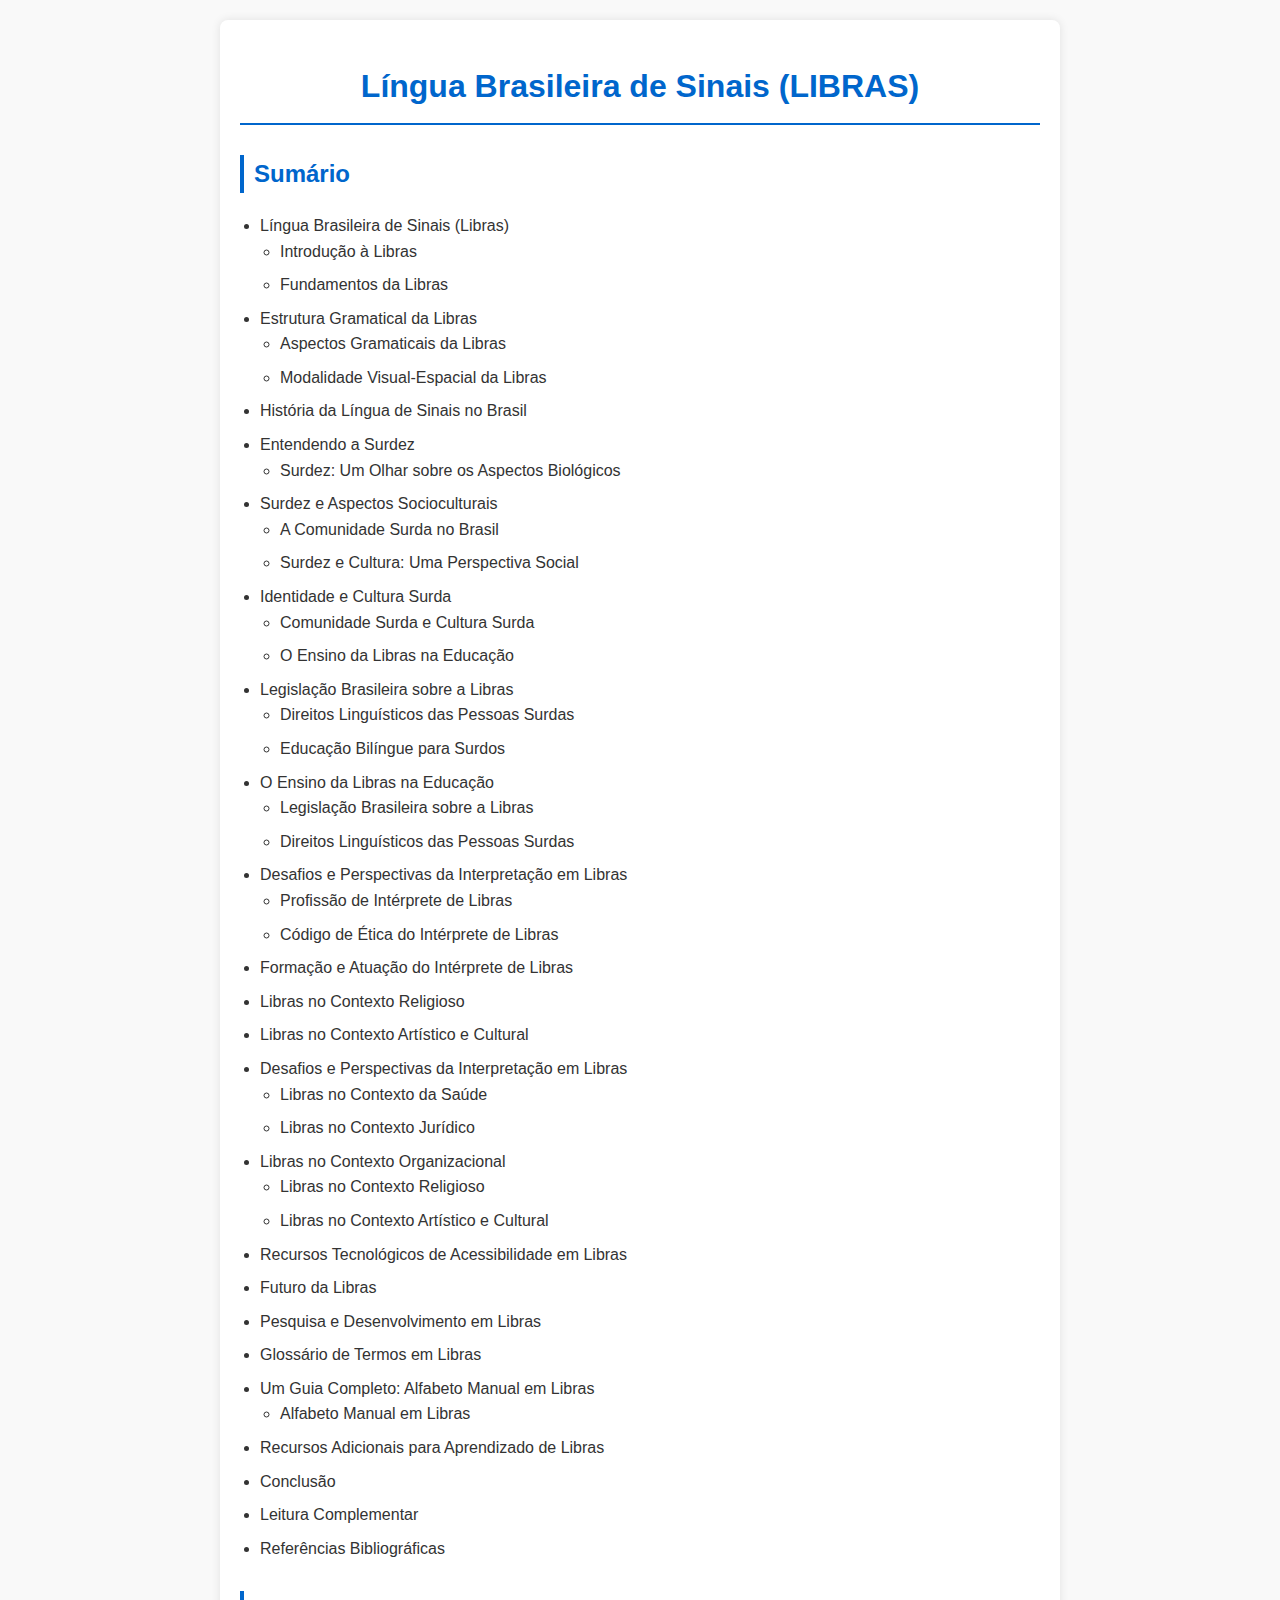
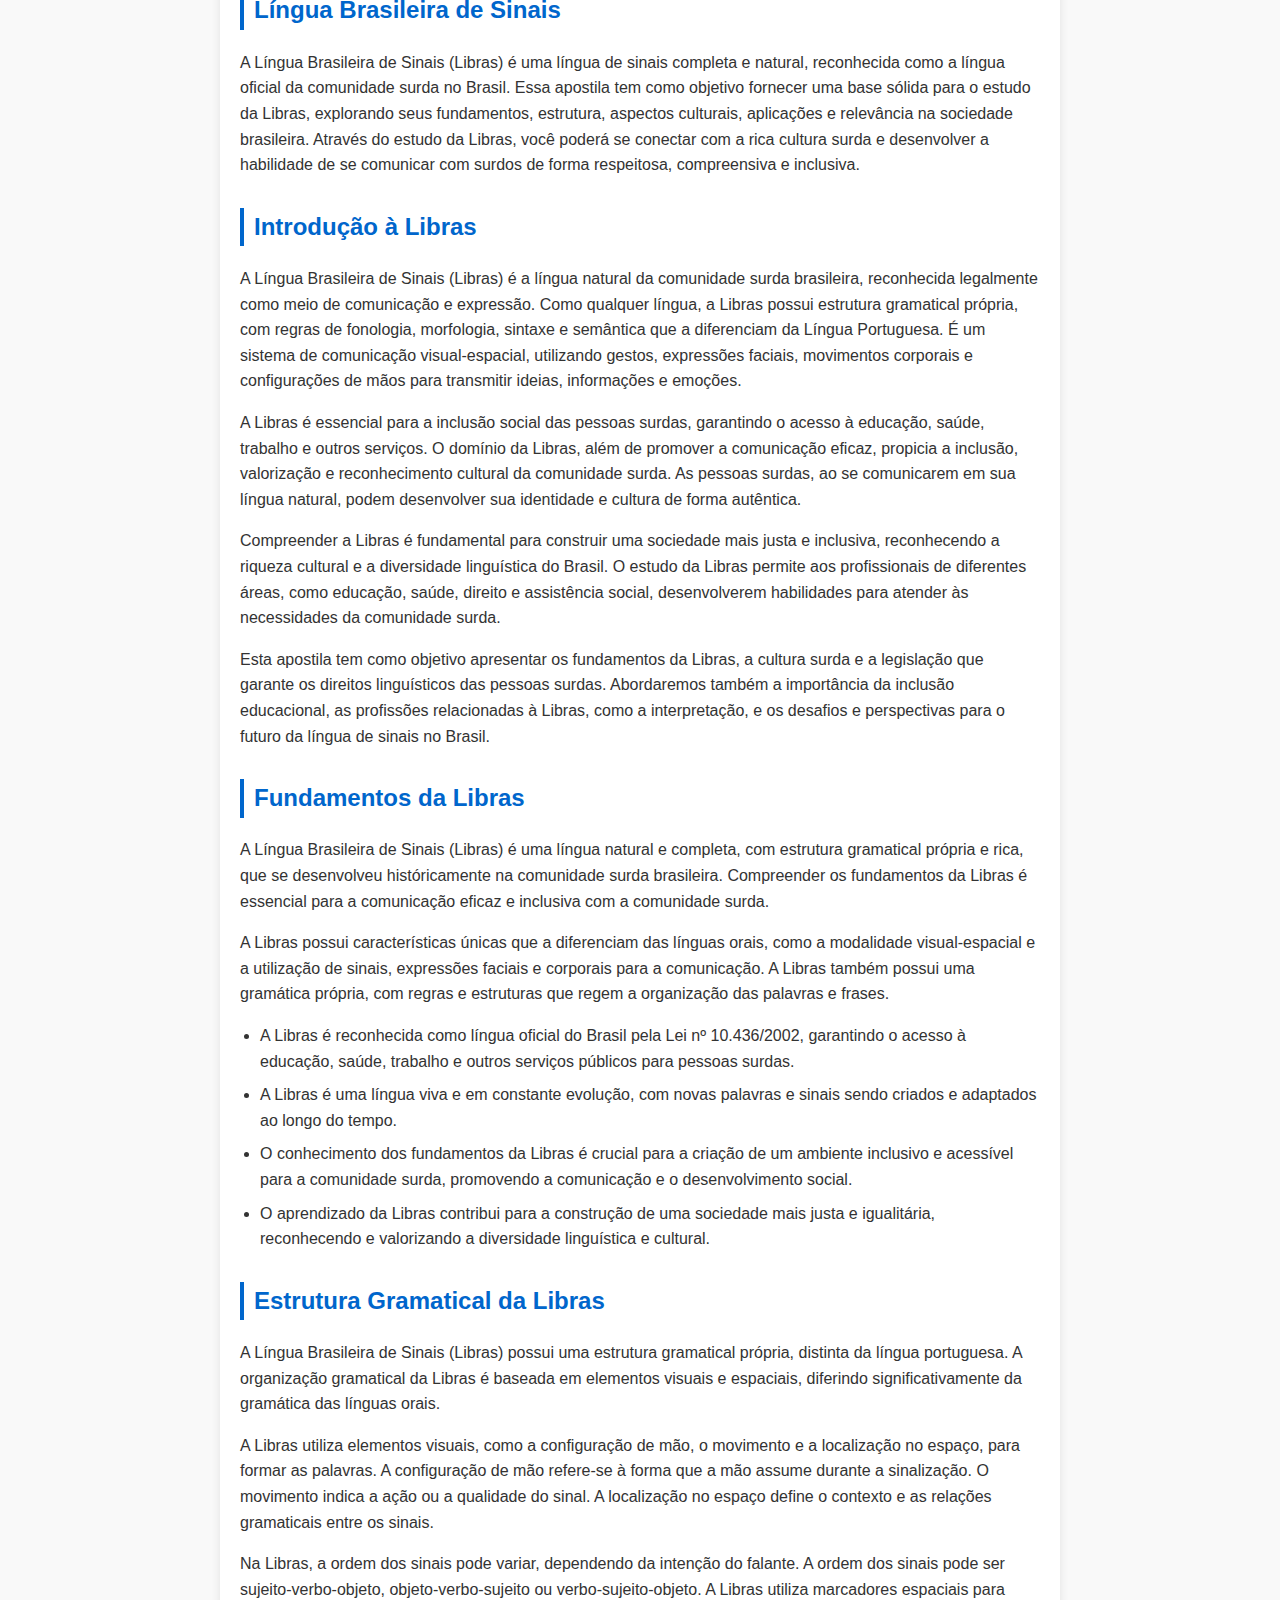
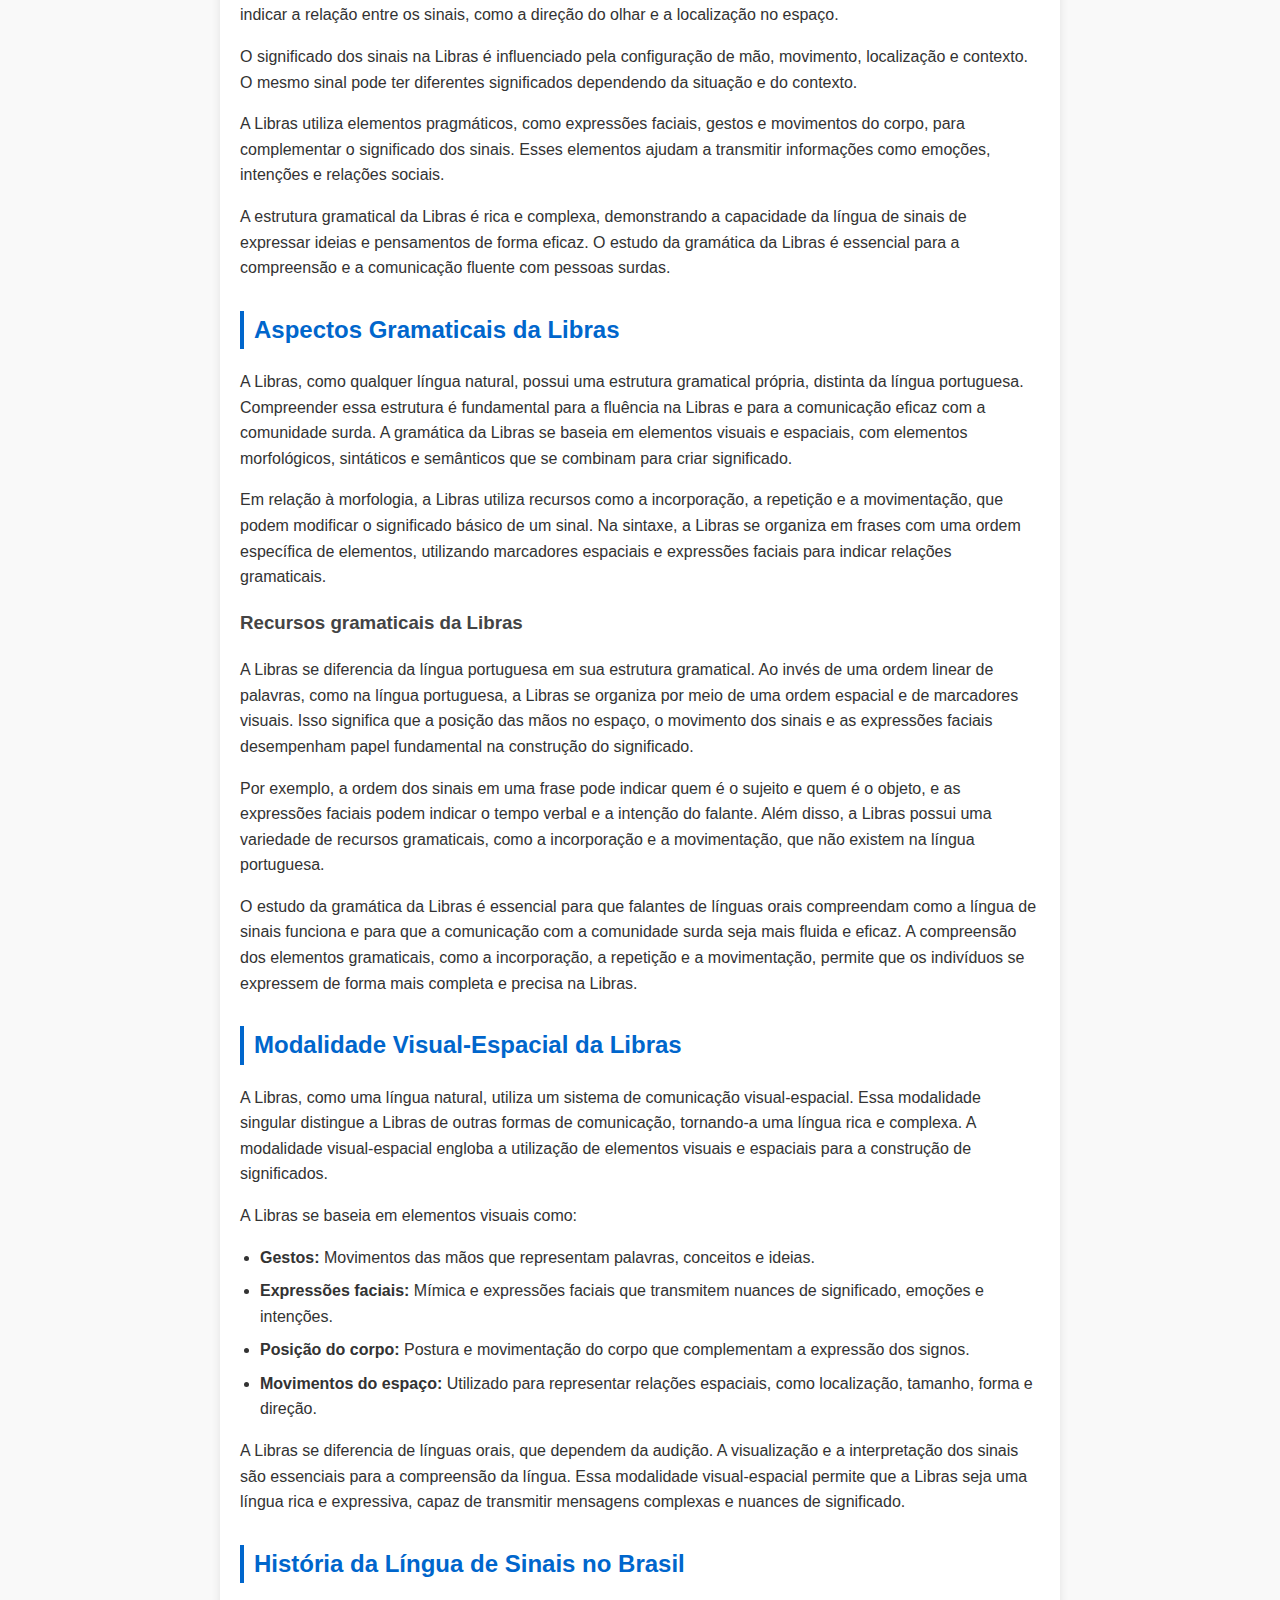
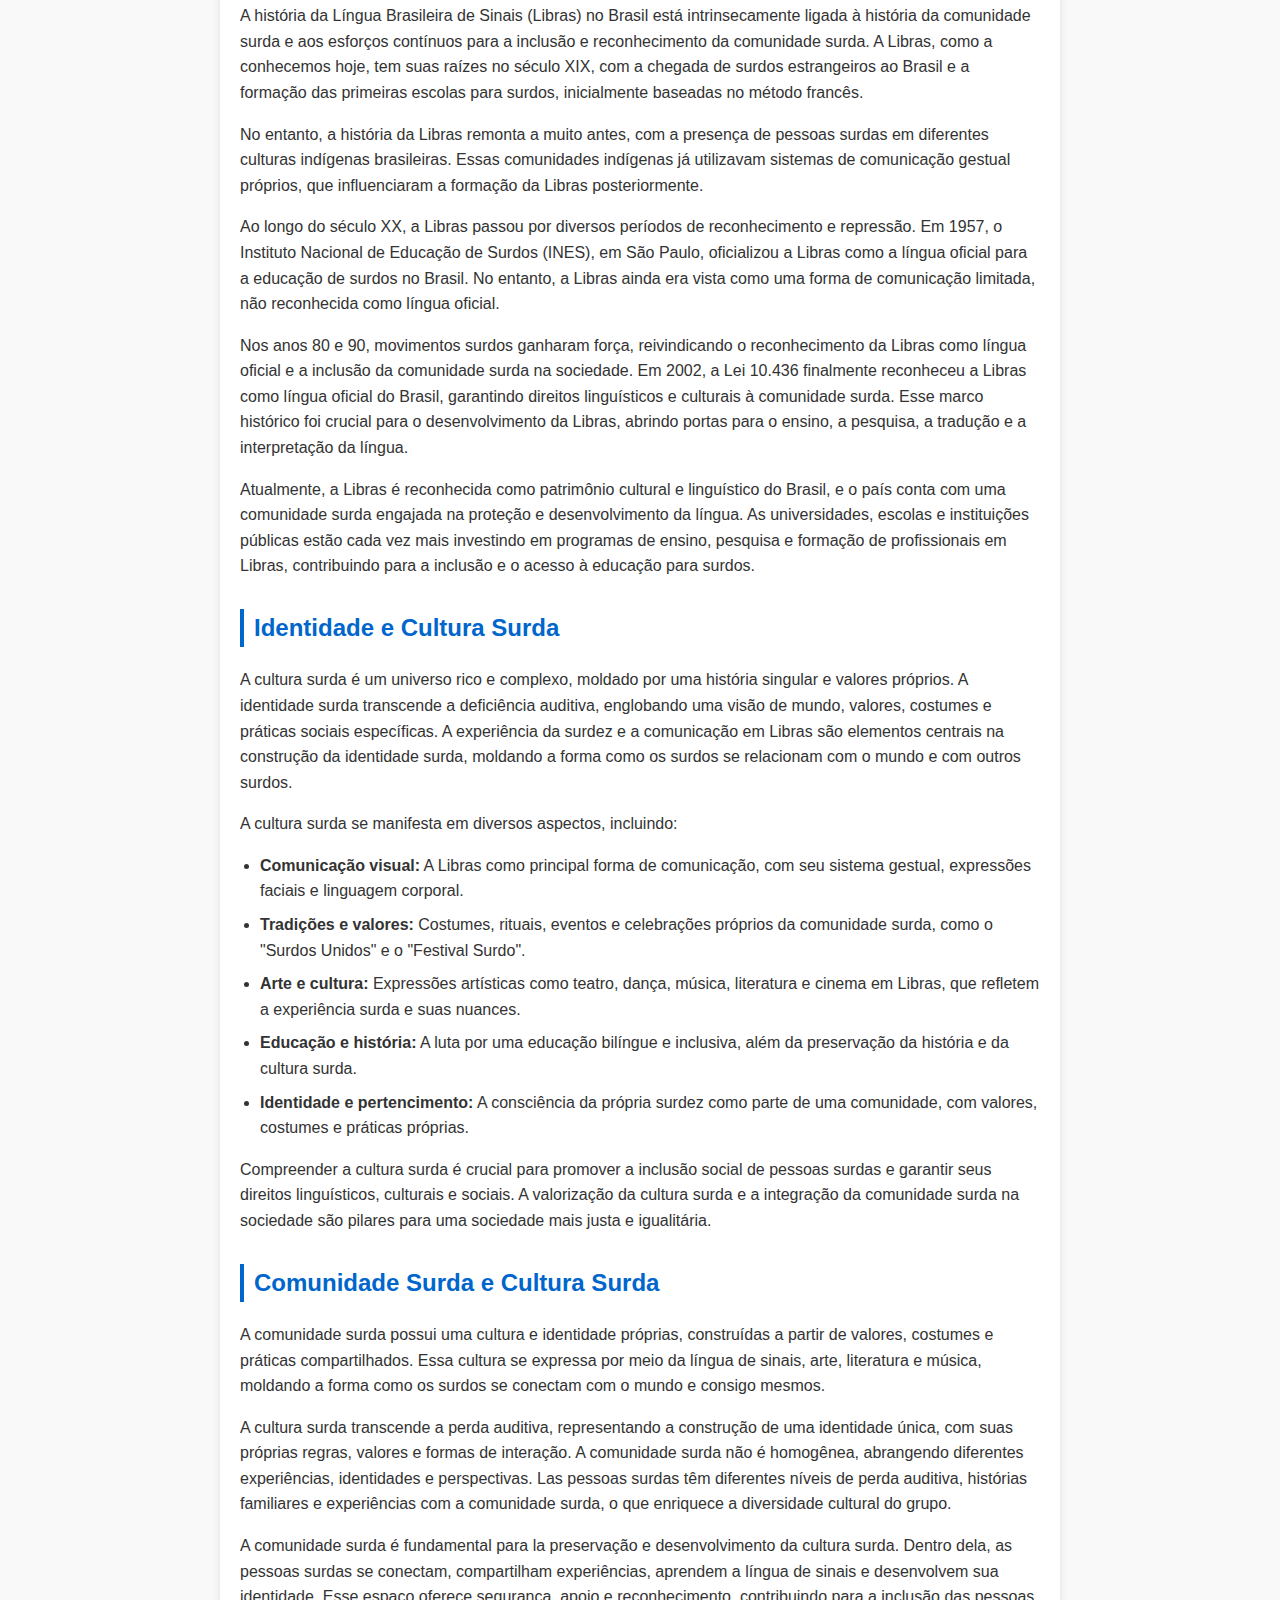
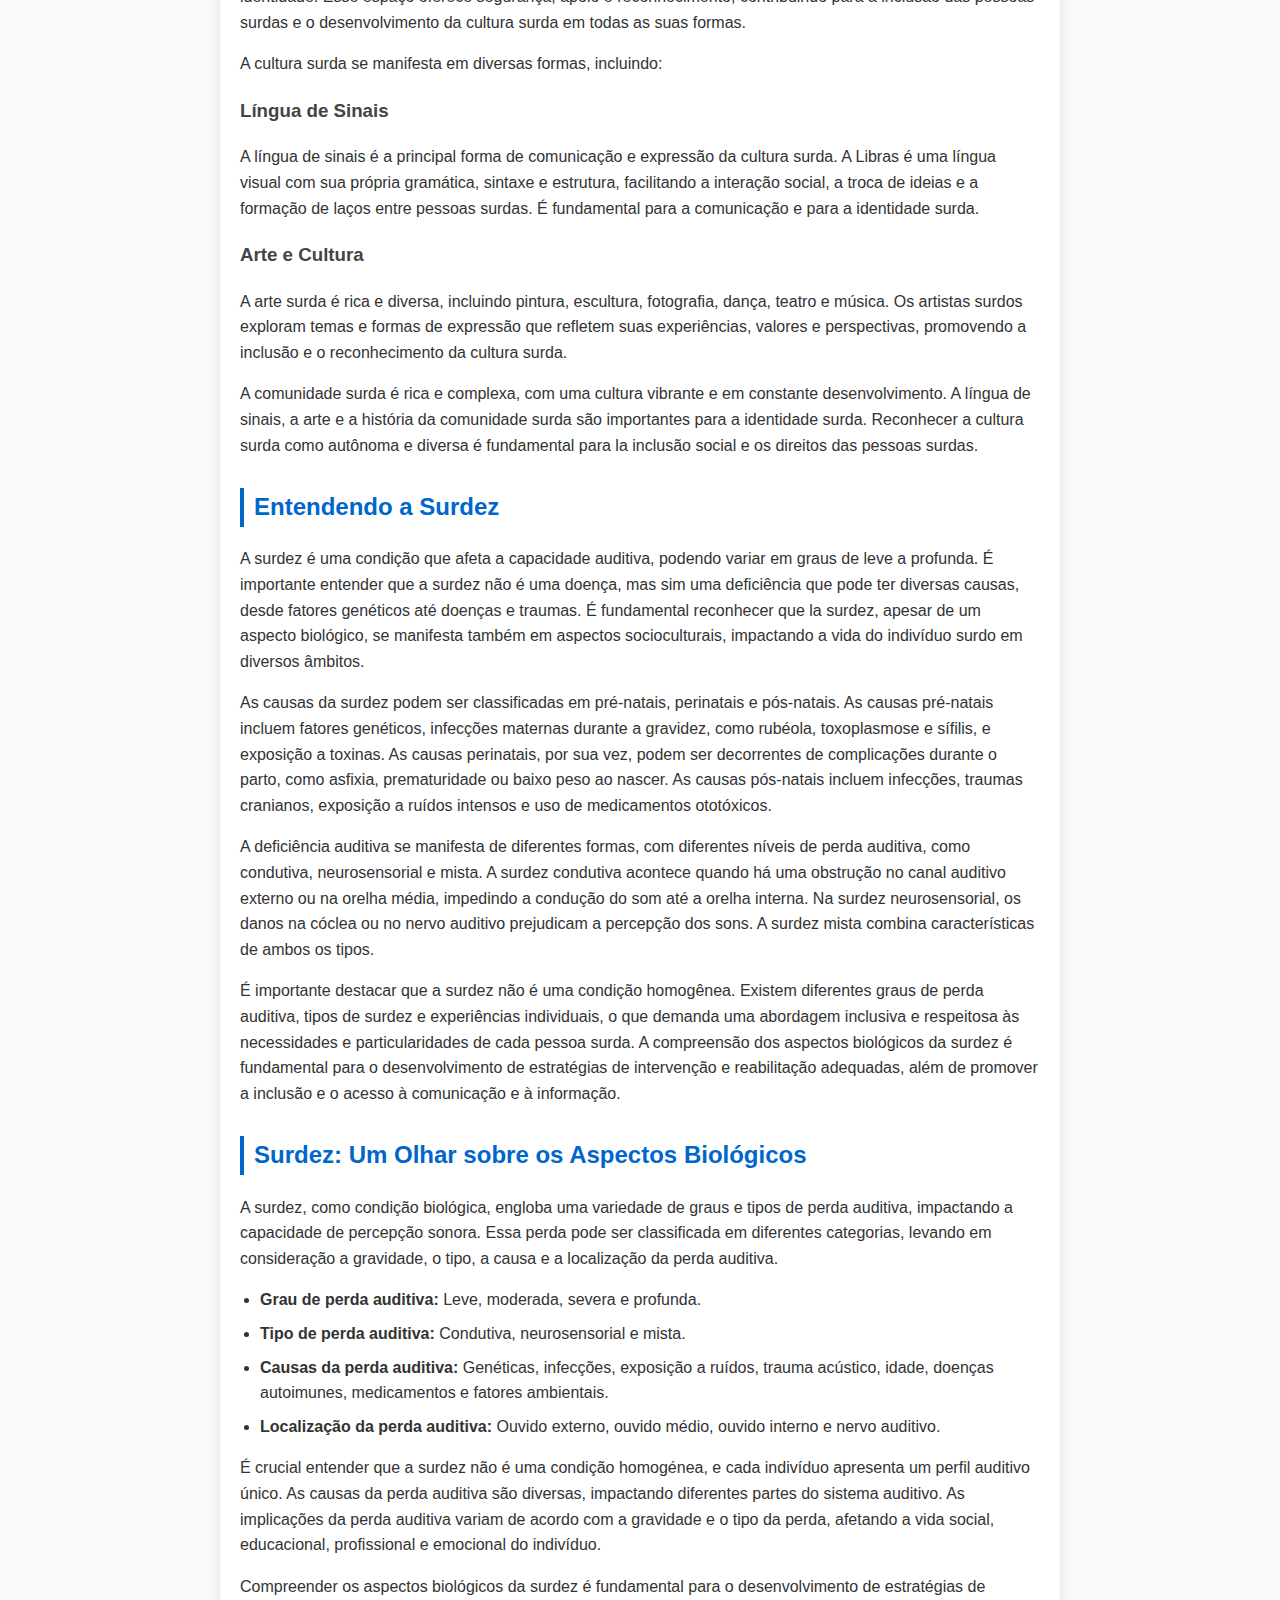
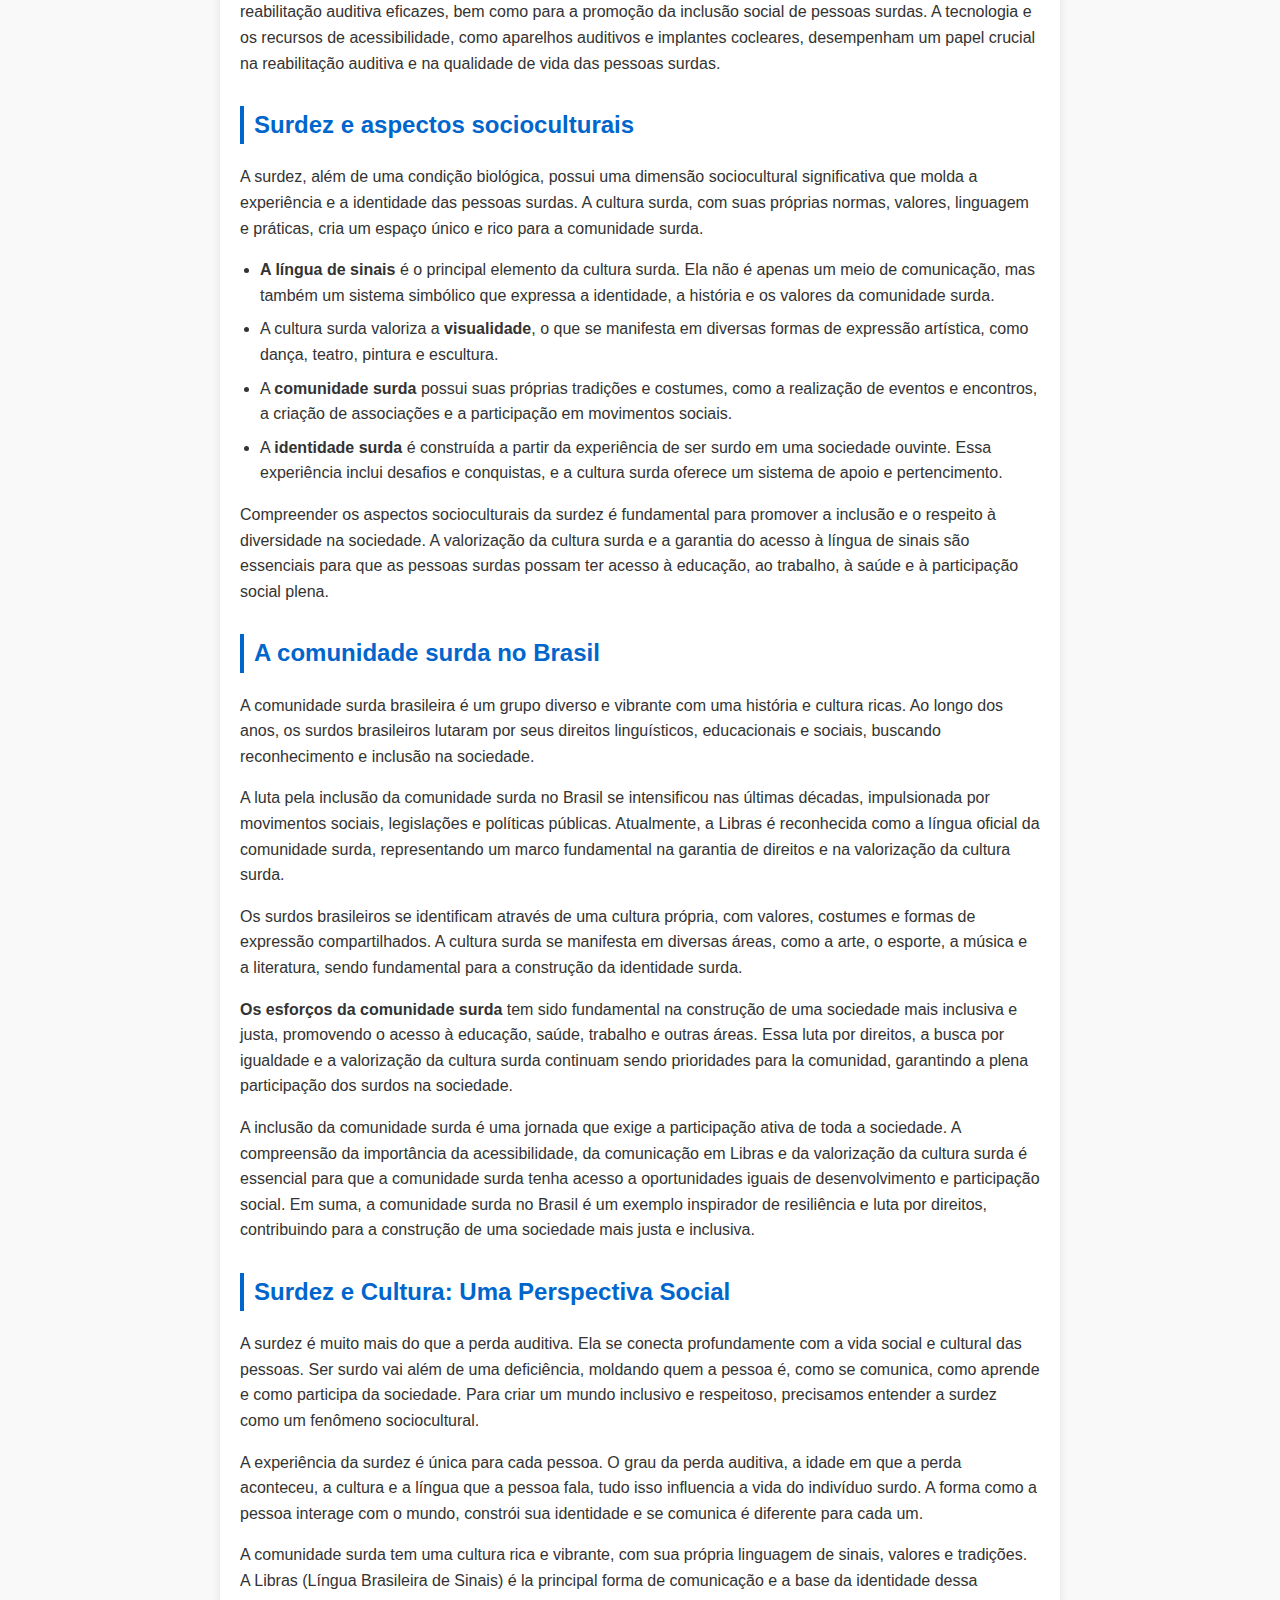
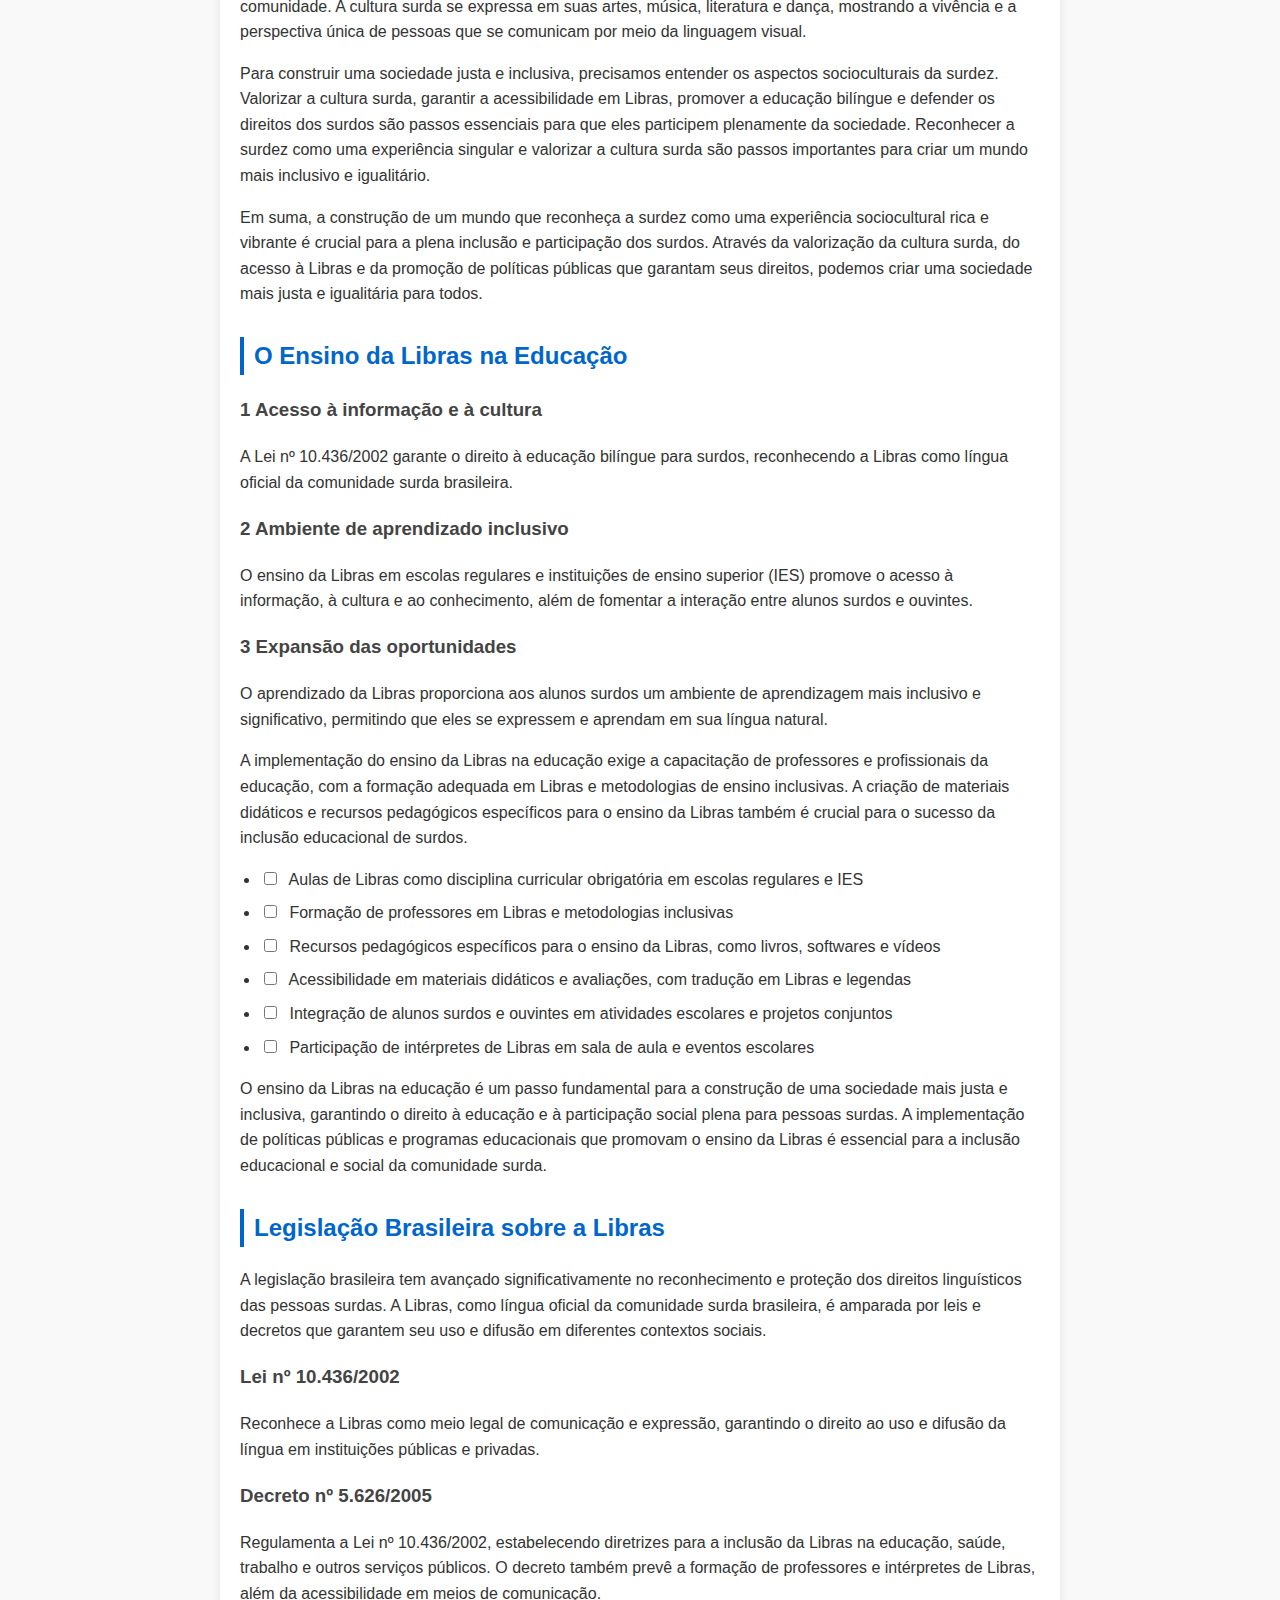
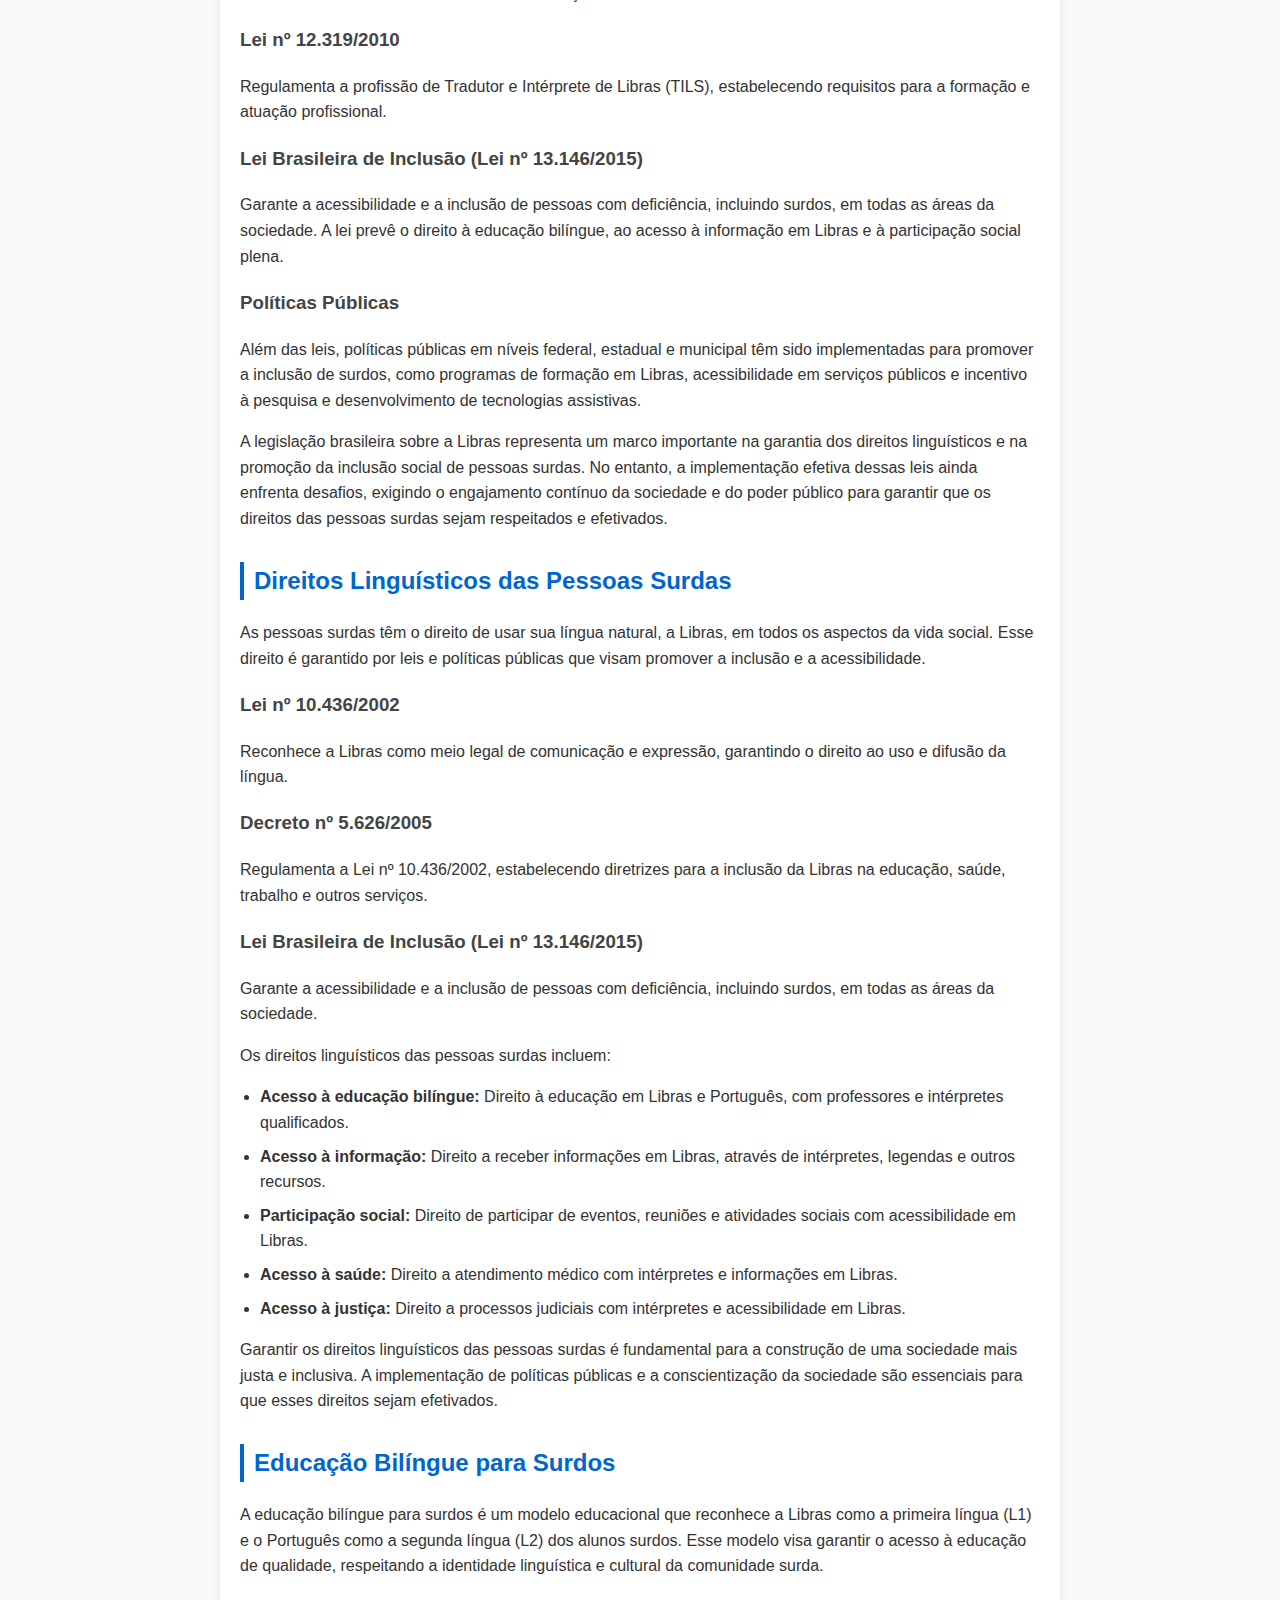
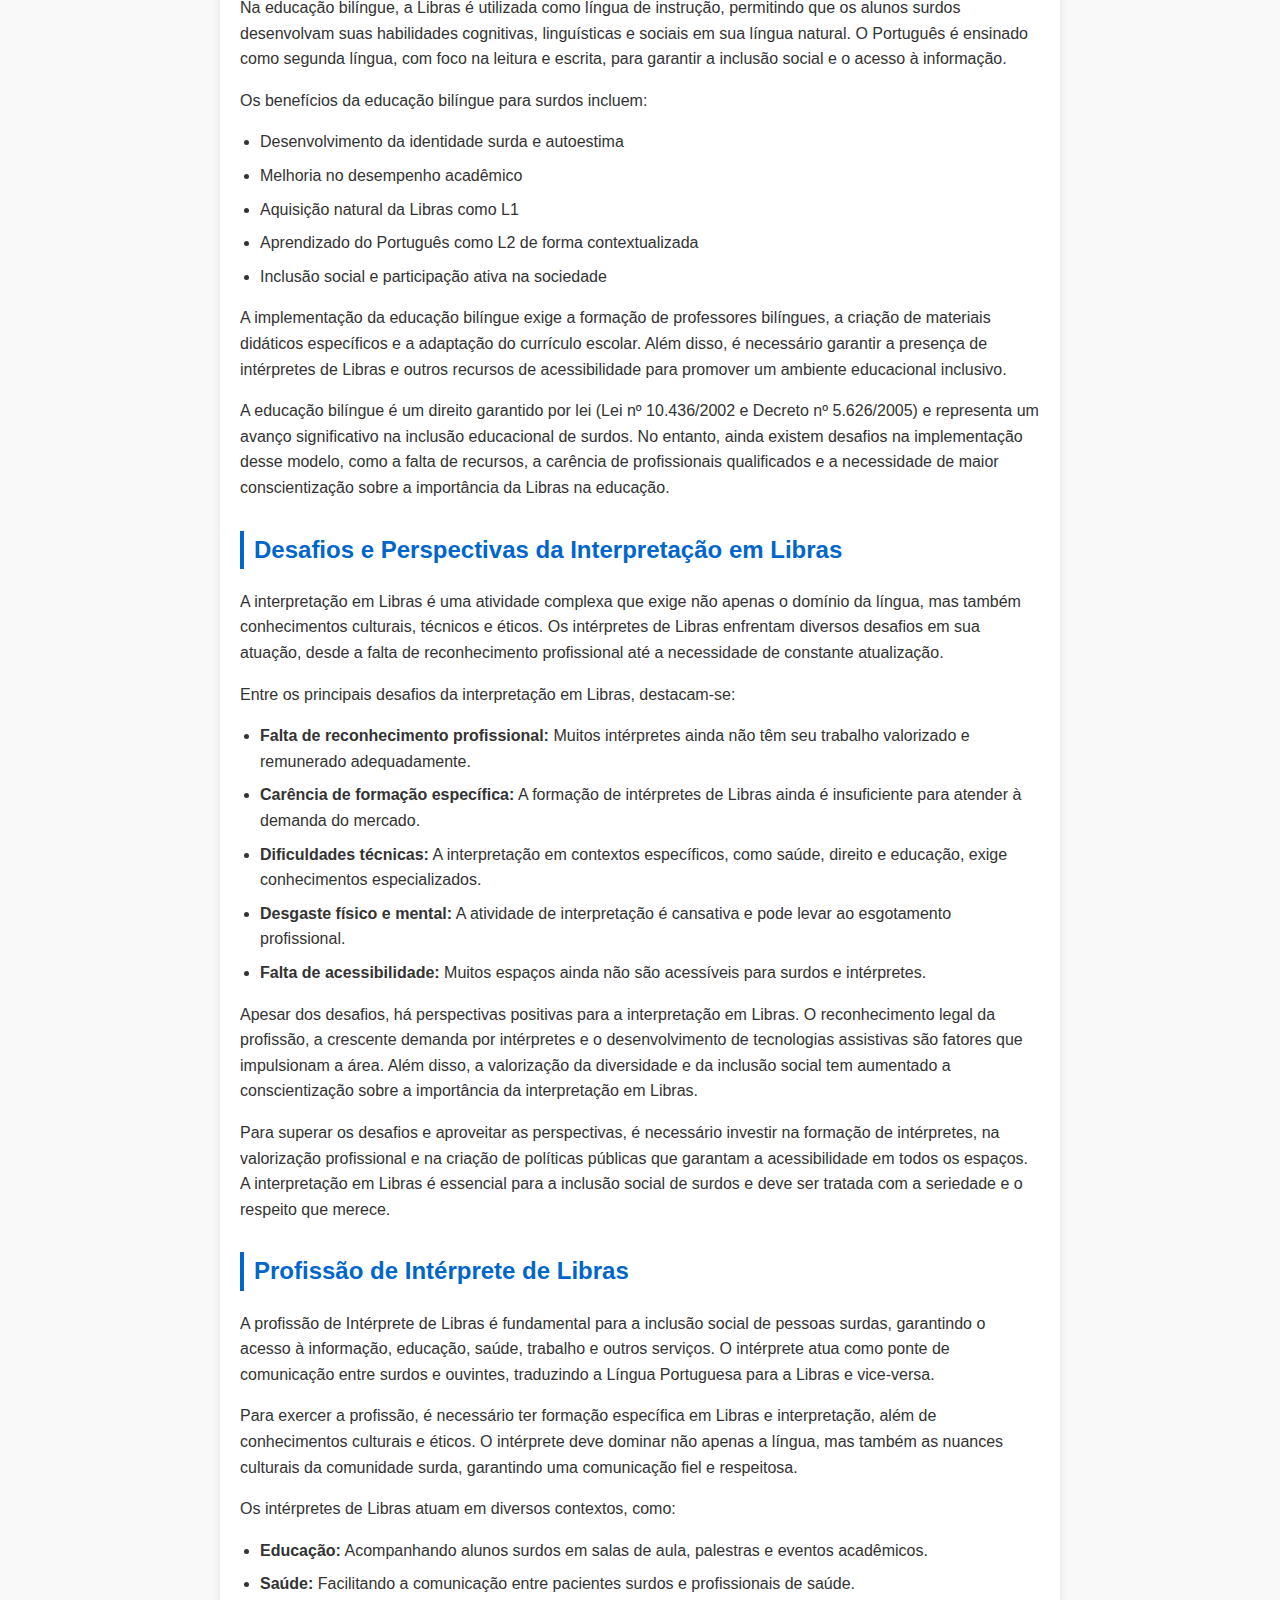
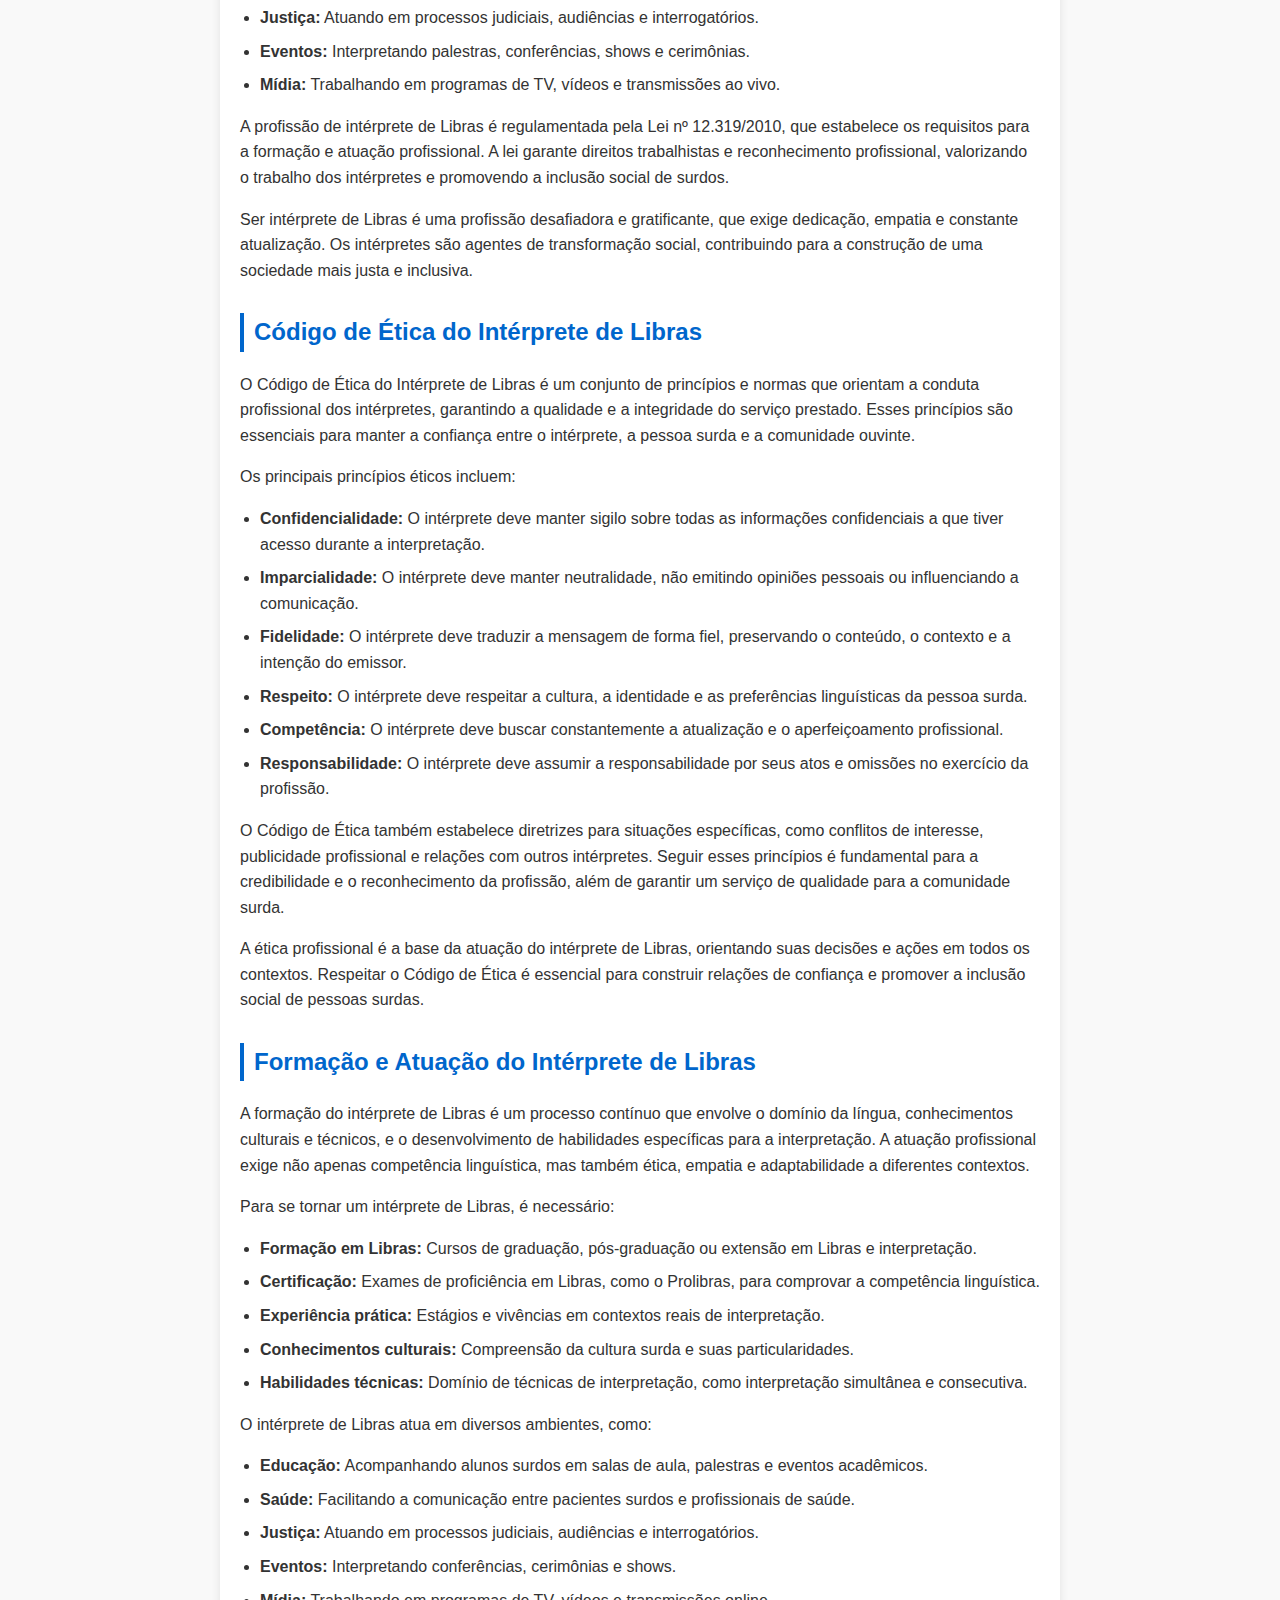
<file: libras.html>
<!DOCTYPE html>
<html lang="pt-BR">
<head>
    <meta charset="UTF-8">
    <meta name="viewport" content="width=device-width, initial-scale=1.0">
    <title>Língua Brasileira de Sinais (LIBRAS)</title>
    <style>
        body {
            font-family: Arial, sans-serif;
            line-height: 1.6;
            margin: 0;
            padding: 20px;
            background-color: #f9f9f9;
            color: #333;
        }
        .container {
            max-width: 800px;
            margin: 0 auto;
            background: white;
            padding: 20px;
            border-radius: 8px;
            box-shadow: 0 0 10px rgba(0,0,0,0.1);
        }
        h1 {
            color: #0066cc;
            text-align: center;
            border-bottom: 2px solid #0066cc;
            padding-bottom: 10px;
        }
        h2 {
            color: #0066cc;
            border-left: 4px solid #0066cc;
            padding-left: 10px;
            margin-top: 30px;
        }
        h3 {
            color: #444;
        }
        .page {
            page-break-before: always;
        }
        ul {
            padding-left: 20px;
        }
        li {
            margin-bottom: 8px;
        }
        .alphabet {
            display: grid;
            grid-template-columns: repeat(6, 1fr);
            gap: 10px;
            margin: 20px 0;
        }
        .letter {
            text-align: center;
            padding: 10px;
            border: 1px solid #ddd;
            border-radius: 4px;
            background-color: #f0f8ff;
        }
        .numbers {
            display: grid;
            grid-template-columns: repeat(5, 1fr);
            gap: 10px;
            margin: 20px 0;
        }
        .number {
            text-align: center;
            padding: 10px;
            border: 1px solid #ddd;
            border-radius: 4px;
            background-color: #f0f8ff;
        }
        .reference {
            font-size: 0.9em;
            margin-bottom: 5px;
            padding-left: 20px;
            text-indent: -20px;
        }
        .checkbox {
            margin-right: 8px;
        }
        @media print {
            body {
                background: white;
            }
            .container {
                box-shadow: none;
                padding: 0;
            }
            .page {
                page-break-before: always;
                padding-top: 20px;
            }
        }
    </style>
</head>
<body>
    <div class="container">
        <h1>Língua Brasileira de Sinais (LIBRAS)</h1>

        <div class="page">
            <h2>Sumário</h2>
            <ul>
                <li>Língua Brasileira de Sinais (Libras)
                    <ul>
                        <li>Introdução à Libras</li>
                        <li>Fundamentos da Libras</li>
                    </ul>
                </li>
                <li>Estrutura Gramatical da Libras
                    <ul>
                        <li>Aspectos Gramaticais da Libras</li>
                        <li>Modalidade Visual-Espacial da Libras</li>
                    </ul>
                </li>
                <li>História da Língua de Sinais no Brasil</li>
                <li>Entendendo a Surdez
                    <ul>
                        <li>Surdez: Um Olhar sobre os Aspectos Biológicos</li>
                    </ul>
                </li>
                <li>Surdez e Aspectos Socioculturais
                    <ul>
                        <li>A Comunidade Surda no Brasil</li>
                        <li>Surdez e Cultura: Uma Perspectiva Social</li>
                    </ul>
                </li>
                <li>Identidade e Cultura Surda
                    <ul>
                        <li>Comunidade Surda e Cultura Surda</li>
                        <li>O Ensino da Libras na Educação</li>
                    </ul>
                </li>
                <li>Legislação Brasileira sobre a Libras
                    <ul>
                        <li>Direitos Linguísticos das Pessoas Surdas</li>
                        <li>Educação Bilíngue para Surdos</li>
                    </ul>
                </li>
                <li>O Ensino da Libras na Educação
                    <ul>
                        <li>Legislação Brasileira sobre a Libras</li>
                        <li>Direitos Linguísticos das Pessoas Surdas</li>
                    </ul>
                </li>
                <li>Desafios e Perspectivas da Interpretação em Libras
                    <ul>
                        <li>Profissão de Intérprete de Libras</li>
                        <li>Código de Ética do Intérprete de Libras</li>
                    </ul>
                </li>
                <li>Formação e Atuação do Intérprete de Libras</li>
                <li>Libras no Contexto Religioso</li>
                <li>Libras no Contexto Artístico e Cultural</li>
                <li>Desafios e Perspectivas da Interpretação em Libras
                    <ul>
                        <li>Libras no Contexto da Saúde</li>
                        <li>Libras no Contexto Jurídico</li>
                    </ul>
                </li>
                <li>Libras no Contexto Organizacional
                    <ul>
                        <li>Libras no Contexto Religioso</li>
                        <li>Libras no Contexto Artístico e Cultural</li>
                    </ul>
                </li>
                <li>Recursos Tecnológicos de Acessibilidade em Libras</li>
                <li>Futuro da Libras</li>
                <li>Pesquisa e Desenvolvimento em Libras</li>
                <li>Glossário de Termos em Libras</li>
                <li>Um Guia Completo: Alfabeto Manual em Libras
                    <ul>
                        <li>Alfabeto Manual em Libras</li>
                    </ul>
                </li>
                <li>Recursos Adicionais para Aprendizado de Libras</li>
                <li>Conclusão</li>
                <li>Leitura Complementar</li>
                <li>Referências Bibliográficas</li>
            </ul>
        </div>

        <div class="page">
            <h2>Língua Brasileira de Sinais</h2>
            <p>A Língua Brasileira de Sinais (Libras) é uma língua de sinais completa e natural, reconhecida como a língua oficial da comunidade surda no Brasil. Essa apostila tem como objetivo fornecer uma base sólida para o estudo da Libras, explorando seus fundamentos, estrutura, aspectos culturais, aplicações e relevância na sociedade brasileira. Através do estudo da Libras, você poderá se conectar com a rica cultura surda e desenvolver a habilidade de se comunicar com surdos de forma respeitosa, compreensiva e inclusiva.</p>
        </div>

        <div class="page">
            <h2>Introdução à Libras</h2>
            <p>A Língua Brasileira de Sinais (Libras) é a língua natural da comunidade surda brasileira, reconhecida legalmente como meio de comunicação e expressão. Como qualquer língua, a Libras possui estrutura gramatical própria, com regras de fonologia, morfologia, sintaxe e semântica que a diferenciam da Língua Portuguesa. É um sistema de comunicação visual-espacial, utilizando gestos, expressões faciais, movimentos corporais e configurações de mãos para transmitir ideias, informações e emoções.</p>
            
            <p>A Libras é essencial para a inclusão social das pessoas surdas, garantindo o acesso à educação, saúde, trabalho e outros serviços. O domínio da Libras, além de promover a comunicação eficaz, propicia a inclusão, valorização e reconhecimento cultural da comunidade surda. As pessoas surdas, ao se comunicarem em sua língua natural, podem desenvolver sua identidade e cultura de forma autêntica.</p>
            
            <p>Compreender a Libras é fundamental para construir uma sociedade mais justa e inclusiva, reconhecendo a riqueza cultural e a diversidade linguística do Brasil. O estudo da Libras permite aos profissionais de diferentes áreas, como educação, saúde, direito e assistência social, desenvolverem habilidades para atender às necessidades da comunidade surda.</p>
            
            <p>Esta apostila tem como objetivo apresentar os fundamentos da Libras, a cultura surda e a legislação que garante os direitos linguísticos das pessoas surdas. Abordaremos também a importância da inclusão educacional, as profissões relacionadas à Libras, como a interpretação, e os desafios e perspectivas para o futuro da língua de sinais no Brasil.</p>
        </div>

        <div class="page">
            <h2>Fundamentos da Libras</h2>
            <p>A Língua Brasileira de Sinais (Libras) é uma língua natural e completa, com estrutura gramatical própria e rica, que se desenvolveu históricamente na comunidade surda brasileira. Compreender os fundamentos da Libras é essencial para a comunicação eficaz e inclusiva com a comunidade surda.</p>
            
            <p>A Libras possui características únicas que a diferenciam das línguas orais, como a modalidade visual-espacial e a utilização de sinais, expressões faciais e corporais para a comunicação. A Libras também possui uma gramática própria, com regras e estruturas que regem a organização das palavras e frases.</p>
            
            <ul>
                <li>A Libras é reconhecida como língua oficial do Brasil pela Lei nº 10.436/2002, garantindo o acesso à educação, saúde, trabalho e outros serviços públicos para pessoas surdas.</li>
                <li>A Libras é uma língua viva e em constante evolução, com novas palavras e sinais sendo criados e adaptados ao longo do tempo.</li>
                <li>O conhecimento dos fundamentos da Libras é crucial para a criação de um ambiente inclusivo e acessível para a comunidade surda, promovendo a comunicação e o desenvolvimento social.</li>
                <li>O aprendizado da Libras contribui para a construção de uma sociedade mais justa e igualitária, reconhecendo e valorizando a diversidade linguística e cultural.</li>
            </ul>
        </div>

        <div class="page">
            <h2>Estrutura Gramatical da Libras</h2>
            <p>A Língua Brasileira de Sinais (Libras) possui uma estrutura gramatical própria, distinta da língua portuguesa. A organização gramatical da Libras é baseada em elementos visuais e espaciais, diferindo significativamente da gramática das línguas orais.</p>
            
            <p>A Libras utiliza elementos visuais, como a configuração de mão, o movimento e a localização no espaço, para formar as palavras. A configuração de mão refere-se à forma que a mão assume durante a sinalização. O movimento indica a ação ou a qualidade do sinal. A localização no espaço define o contexto e as relações gramaticais entre os sinais.</p>
            
            <p>Na Libras, a ordem dos sinais pode variar, dependendo da intenção do falante. A ordem dos sinais pode ser sujeito-verbo-objeto, objeto-verbo-sujeito ou verbo-sujeito-objeto. A Libras utiliza marcadores espaciais para indicar a relação entre os sinais, como a direção do olhar e a localização no espaço.</p>
            
            <p>O significado dos sinais na Libras é influenciado pela configuração de mão, movimento, localização e contexto. O mesmo sinal pode ter diferentes significados dependendo da situação e do contexto.</p>
            
            <p>A Libras utiliza elementos pragmáticos, como expressões faciais, gestos e movimentos do corpo, para complementar o significado dos sinais. Esses elementos ajudam a transmitir informações como emoções, intenções e relações sociais.</p>
            
            <p>A estrutura gramatical da Libras é rica e complexa, demonstrando a capacidade da língua de sinais de expressar ideias e pensamentos de forma eficaz. O estudo da gramática da Libras é essencial para a compreensão e a comunicação fluente com pessoas surdas.</p>
        </div>

        <div class="page">
            <h2>Aspectos Gramaticais da Libras</h2>
            <p>A Libras, como qualquer língua natural, possui uma estrutura gramatical própria, distinta da língua portuguesa. Compreender essa estrutura é fundamental para a fluência na Libras e para a comunicação eficaz com a comunidade surda. A gramática da Libras se baseia em elementos visuais e espaciais, com elementos morfológicos, sintáticos e semânticos que se combinam para criar significado.</p>
            
            <p>Em relação à morfologia, a Libras utiliza recursos como a incorporação, a repetição e a movimentação, que podem modificar o significado básico de um sinal. Na sintaxe, a Libras se organiza em frases com uma ordem específica de elementos, utilizando marcadores espaciais e expressões faciais para indicar relações gramaticais.</p>
            
            <h3>Recursos gramaticais da Libras</h3>
            <p>A Libras se diferencia da língua portuguesa em sua estrutura gramatical. Ao invés de uma ordem linear de palavras, como na língua portuguesa, a Libras se organiza por meio de uma ordem espacial e de marcadores visuais. Isso significa que a posição das mãos no espaço, o movimento dos sinais e as expressões faciais desempenham papel fundamental na construção do significado.</p>
            
            <p>Por exemplo, a ordem dos sinais em uma frase pode indicar quem é o sujeito e quem é o objeto, e as expressões faciais podem indicar o tempo verbal e a intenção do falante. Além disso, a Libras possui uma variedade de recursos gramaticais, como a incorporação e a movimentação, que não existem na língua portuguesa.</p>
            
            <p>O estudo da gramática da Libras é essencial para que falantes de línguas orais compreendam como a língua de sinais funciona e para que a comunicação com a comunidade surda seja mais fluida e eficaz. A compreensão dos elementos gramaticais, como a incorporação, a repetição e a movimentação, permite que os indivíduos se expressem de forma mais completa e precisa na Libras.</p>
        </div>

        <div class="page">
            <h2>Modalidade Visual-Espacial da Libras</h2>
            <p>A Libras, como uma língua natural, utiliza um sistema de comunicação visual-espacial. Essa modalidade singular distingue a Libras de outras formas de comunicação, tornando-a uma língua rica e complexa. A modalidade visual-espacial engloba a utilização de elementos visuais e espaciais para a construção de significados.</p>
            
            <p>A Libras se baseia em elementos visuais como:</p>
            
            <ul>
                <li><strong>Gestos:</strong> Movimentos das mãos que representam palavras, conceitos e ideias.</li>
                <li><strong>Expressões faciais:</strong> Mímica e expressões faciais que transmitem nuances de significado, emoções e intenções.</li>
                <li><strong>Posição do corpo:</strong> Postura e movimentação do corpo que complementam a expressão dos signos.</li>
                <li><strong>Movimentos do espaço:</strong> Utilizado para representar relações espaciais, como localização, tamanho, forma e direção.</li>
            </ul>
            
            <p>A Libras se diferencia de línguas orais, que dependem da audição. A visualização e a interpretação dos sinais são essenciais para a compreensão da língua. Essa modalidade visual-espacial permite que a Libras seja uma língua rica e expressiva, capaz de transmitir mensagens complexas e nuances de significado.</p>
        </div>

        <div class="page">
            <h2>História da Língua de Sinais no Brasil</h2>
            <p>A história da Língua Brasileira de Sinais (Libras) no Brasil está intrinsecamente ligada à história da comunidade surda e aos esforços contínuos para a inclusão e reconhecimento da comunidade surda. A Libras, como a conhecemos hoje, tem suas raízes no século XIX, com a chegada de surdos estrangeiros ao Brasil e a formação das primeiras escolas para surdos, inicialmente baseadas no método francês.</p>
            
            <p>No entanto, a história da Libras remonta a muito antes, com a presença de pessoas surdas em diferentes culturas indígenas brasileiras. Essas comunidades indígenas já utilizavam sistemas de comunicação gestual próprios, que influenciaram a formação da Libras posteriormente.</p>
            
            <p>Ao longo do século XX, a Libras passou por diversos períodos de reconhecimento e repressão. Em 1957, o Instituto Nacional de Educação de Surdos (INES), em São Paulo, oficializou a Libras como a língua oficial para a educação de surdos no Brasil. No entanto, a Libras ainda era vista como uma forma de comunicação limitada, não reconhecida como língua oficial.</p>
            
            <p>Nos anos 80 e 90, movimentos surdos ganharam força, reivindicando o reconhecimento da Libras como língua oficial e a inclusão da comunidade surda na sociedade. Em 2002, a Lei 10.436 finalmente reconheceu a Libras como língua oficial do Brasil, garantindo direitos linguísticos e culturais à comunidade surda. Esse marco histórico foi crucial para o desenvolvimento da Libras, abrindo portas para o ensino, a pesquisa, a tradução e a interpretação da língua.</p>
            
            <p>Atualmente, a Libras é reconhecida como patrimônio cultural e linguístico do Brasil, e o país conta com uma comunidade surda engajada na proteção e desenvolvimento da língua. As universidades, escolas e instituições públicas estão cada vez mais investindo em programas de ensino, pesquisa e formação de profissionais em Libras, contribuindo para a inclusão e o acesso à educação para surdos.</p>
        </div>

        <div class="page">
            <h2>Identidade e Cultura Surda</h2>
            <p>A cultura surda é um universo rico e complexo, moldado por uma história singular e valores próprios. A identidade surda transcende a deficiência auditiva, englobando uma visão de mundo, valores, costumes e práticas sociais específicas. A experiência da surdez e a comunicação em Libras são elementos centrais na construção da identidade surda, moldando a forma como os surdos se relacionam com o mundo e com outros surdos.</p>
            
            <p>A cultura surda se manifesta em diversos aspectos, incluindo:</p>
            
            <ul>
                <li><strong>Comunicação visual:</strong> A Libras como principal forma de comunicação, com seu sistema gestual, expressões faciais e linguagem corporal.</li>
                <li><strong>Tradições e valores:</strong> Costumes, rituais, eventos e celebrações próprios da comunidade surda, como o "Surdos Unidos" e o "Festival Surdo".</li>
                <li><strong>Arte e cultura:</strong> Expressões artísticas como teatro, dança, música, literatura e cinema em Libras, que refletem a experiência surda e suas nuances.</li>
                <li><strong>Educação e história:</strong> A luta por uma educação bilíngue e inclusiva, além da preservação da história e da cultura surda.</li>
                <li><strong>Identidade e pertencimento:</strong> A consciência da própria surdez como parte de uma comunidade, com valores, costumes e práticas próprias.</li>
            </ul>
            
            <p>Compreender a cultura surda é crucial para promover a inclusão social de pessoas surdas e garantir seus direitos linguísticos, culturais e sociais. A valorização da cultura surda e a integração da comunidade surda na sociedade são pilares para uma sociedade mais justa e igualitária.</p>
        </div>

        <div class="page">
            <h2>Comunidade Surda e Cultura Surda</h2>
            <p>A comunidade surda possui uma cultura e identidade próprias, construídas a partir de valores, costumes e práticas compartilhados. Essa cultura se expressa por meio da língua de sinais, arte, literatura e música, moldando a forma como os surdos se conectam com o mundo e consigo mesmos.</p>
            
            <p>A cultura surda transcende a perda auditiva, representando a construção de uma identidade única, com suas próprias regras, valores e formas de interação. A comunidade surda não é homogênea, abrangendo diferentes experiências, identidades e perspectivas. Las pessoas surdas têm diferentes níveis de perda auditiva, histórias familiares e experiências com a comunidade surda, o que enriquece a diversidade cultural do grupo.</p>
            
            <p>A comunidade surda é fundamental para la preservação e desenvolvimento da cultura surda. Dentro dela, as pessoas surdas se conectam, compartilham experiências, aprendem a língua de sinais e desenvolvem sua identidade. Esse espaço oferece segurança, apoio e reconhecimento, contribuindo para a inclusão das pessoas surdas e o desenvolvimento da cultura surda em todas as suas formas.</p>
            
            <p>A cultura surda se manifesta em diversas formas, incluindo:</p>
            
            <h3>Língua de Sinais</h3>
            <p>A língua de sinais é a principal forma de comunicação e expressão da cultura surda. A Libras é uma língua visual com sua própria gramática, sintaxe e estrutura, facilitando a interação social, a troca de ideias e a formação de laços entre pessoas surdas. É fundamental para a comunicação e para a identidade surda.</p>
            
            <h3>Arte e Cultura</h3>
            <p>A arte surda é rica e diversa, incluindo pintura, escultura, fotografia, dança, teatro e música. Os artistas surdos exploram temas e formas de expressão que refletem suas experiências, valores e perspectivas, promovendo a inclusão e o reconhecimento da cultura surda.</p>
            
            <p>A comunidade surda é rica e complexa, com uma cultura vibrante e em constante desenvolvimento. A língua de sinais, a arte e a história da comunidade surda são importantes para a identidade surda. Reconhecer a cultura surda como autônoma e diversa é fundamental para la inclusão social e os direitos das pessoas surdas.</p>
        </div>

        <div class="page">
            <h2>Entendendo a Surdez</h2>
            <p>A surdez é uma condição que afeta a capacidade auditiva, podendo variar em graus de leve a profunda. É importante entender que a surdez não é uma doença, mas sim uma deficiência que pode ter diversas causas, desde fatores genéticos até doenças e traumas. É fundamental reconhecer que la surdez, apesar de um aspecto biológico, se manifesta também em aspectos socioculturais, impactando a vida do indivíduo surdo em diversos âmbitos.</p>
            
            <p>As causas da surdez podem ser classificadas em pré-natais, perinatais e pós-natais. As causas pré-natais incluem fatores genéticos, infecções maternas durante a gravidez, como rubéola, toxoplasmose e sífilis, e exposição a toxinas. As causas perinatais, por sua vez, podem ser decorrentes de complicações durante o parto, como asfixia, prematuridade ou baixo peso ao nascer. As causas pós-natais incluem infecções, traumas cranianos, exposição a ruídos intensos e uso de medicamentos ototóxicos.</p>
            
            <p>A deficiência auditiva se manifesta de diferentes formas, com diferentes níveis de perda auditiva, como condutiva, neurosensorial e mista. A surdez condutiva acontece quando há uma obstrução no canal auditivo externo ou na orelha média, impedindo a condução do som até a orelha interna. Na surdez neurosensorial, os danos na cóclea ou no nervo auditivo prejudicam a percepção dos sons. A surdez mista combina características de ambos os tipos.</p>
            
            <p>É importante destacar que a surdez não é uma condição homogênea. Existem diferentes graus de perda auditiva, tipos de surdez e experiências individuais, o que demanda uma abordagem inclusiva e respeitosa às necessidades e particularidades de cada pessoa surda. A compreensão dos aspectos biológicos da surdez é fundamental para o desenvolvimento de estratégias de intervenção e reabilitação adequadas, além de promover a inclusão e o acesso à comunicação e à informação.</p>
        </div>

        <div class="page">
            <h2>Surdez: Um Olhar sobre os Aspectos Biológicos</h2>
            <p>A surdez, como condição biológica, engloba uma variedade de graus e tipos de perda auditiva, impactando a capacidade de percepção sonora. Essa perda pode ser classificada em diferentes categorias, levando em consideração a gravidade, o tipo, a causa e a localização da perda auditiva.</p>
            
            <ul>
                <li><strong>Grau de perda auditiva:</strong> Leve, moderada, severa e profunda.</li>
                <li><strong>Tipo de perda auditiva:</strong> Condutiva, neurosensorial e mista.</li>
                <li><strong>Causas da perda auditiva:</strong> Genéticas, infecções, exposição a ruídos, trauma acústico, idade, doenças autoimunes, medicamentos e fatores ambientais.</li>
                <li><strong>Localização da perda auditiva:</strong> Ouvido externo, ouvido médio, ouvido interno e nervo auditivo.</li>
            </ul>
            
            <p>É crucial entender que a surdez não é uma condição homogénea, e cada indivíduo apresenta um perfil auditivo único. As causas da perda auditiva são diversas, impactando diferentes partes do sistema auditivo. As implicações da perda auditiva variam de acordo com a gravidade e o tipo da perda, afetando a vida social, educacional, profissional e emocional do indivíduo.</p>
            
            <p>Compreender os aspectos biológicos da surdez é fundamental para o desenvolvimento de estratégias de reabilitação auditiva eficazes, bem como para a promoção da inclusão social de pessoas surdas. A tecnologia e os recursos de acessibilidade, como aparelhos auditivos e implantes cocleares, desempenham um papel crucial na reabilitação auditiva e na qualidade de vida das pessoas surdas.</p>
        </div>

        <div class="page">
            <h2>Surdez e aspectos socioculturais</h2>
            <p>A surdez, além de uma condição biológica, possui uma dimensão sociocultural significativa que molda a experiência e a identidade das pessoas surdas. A cultura surda, com suas próprias normas, valores, linguagem e práticas, cria um espaço único e rico para a comunidade surda.</p>
            
            <ul>
                <li><strong>A língua de sinais</strong> é o principal elemento da cultura surda. Ela não é apenas um meio de comunicação, mas também um sistema simbólico que expressa a identidade, a história e os valores da comunidade surda.</li>
                <li>A cultura surda valoriza a <strong>visualidade</strong>, o que se manifesta em diversas formas de expressão artística, como dança, teatro, pintura e escultura.</li>
                <li>A <strong>comunidade surda</strong> possui suas próprias tradições e costumes, como a realização de eventos e encontros, a criação de associações e a participação em movimentos sociais.</li>
                <li>A <strong>identidade surda</strong> é construída a partir da experiência de ser surdo em uma sociedade ouvinte. Essa experiência inclui desafios e conquistas, e a cultura surda oferece um sistema de apoio e pertencimento.</li>
            </ul>
            
            <p>Compreender os aspectos socioculturais da surdez é fundamental para promover a inclusão e o respeito à diversidade na sociedade. A valorização da cultura surda e a garantia do acesso à língua de sinais são essenciais para que as pessoas surdas possam ter acesso à educação, ao trabalho, à saúde e à participação social plena.</p>
        </div>

        <div class="page">
            <h2>A comunidade surda no Brasil</h2>
            <p>A comunidade surda brasileira é um grupo diverso e vibrante com uma história e cultura ricas. Ao longo dos anos, os surdos brasileiros lutaram por seus direitos linguísticos, educacionais e sociais, buscando reconhecimento e inclusão na sociedade.</p>
            
            <p>A luta pela inclusão da comunidade surda no Brasil se intensificou nas últimas décadas, impulsionada por movimentos sociais, legislações e políticas públicas. Atualmente, a Libras é reconhecida como a língua oficial da comunidade surda, representando um marco fundamental na garantia de direitos e na valorização da cultura surda.</p>
            
            <p>Os surdos brasileiros se identificam através de uma cultura própria, com valores, costumes e formas de expressão compartilhados. A cultura surda se manifesta em diversas áreas, como a arte, o esporte, a música e a literatura, sendo fundamental para a construção da identidade surda.</p>
            
            <p><strong>Os esforços da comunidade surda</strong> tem sido fundamental na construção de uma sociedade mais inclusiva e justa, promovendo o acesso à educação, saúde, trabalho e outras áreas. Essa luta por direitos, a busca por igualdade e a valorização da cultura surda continuam sendo prioridades para la comunidad, garantindo a plena participação dos surdos na sociedade.</p>
            
            <p>A inclusão da comunidade surda é uma jornada que exige a participação ativa de toda a sociedade. A compreensão da importância da acessibilidade, da comunicação em Libras e da valorização da cultura surda é essencial para que a comunidade surda tenha acesso a oportunidades iguais de desenvolvimento e participação social. Em suma, a comunidade surda no Brasil é um exemplo inspirador de resiliência e luta por direitos, contribuindo para a construção de uma sociedade mais justa e inclusiva.</p>
        </div>

        <div class="page">
            <h2>Surdez e Cultura: Uma Perspectiva Social</h2>
            <p>A surdez é muito mais do que a perda auditiva. Ela se conecta profundamente com a vida social e cultural das pessoas. Ser surdo vai além de uma deficiência, moldando quem a pessoa é, como se comunica, como aprende e como participa da sociedade. Para criar um mundo inclusivo e respeitoso, precisamos entender a surdez como um fenômeno sociocultural.</p>
            
            <p>A experiência da surdez é única para cada pessoa. O grau da perda auditiva, a idade em que a perda aconteceu, a cultura e a língua que a pessoa fala, tudo isso influencia a vida do indivíduo surdo. A forma como a pessoa interage com o mundo, constrói sua identidade e se comunica é diferente para cada um.</p>
            
            <p>A comunidade surda tem uma cultura rica e vibrante, com sua própria linguagem de sinais, valores e tradições. A Libras (Língua Brasileira de Sinais) é la principal forma de comunicação e a base da identidade dessa comunidade. A cultura surda se expressa em suas artes, música, literatura e dança, mostrando a vivência e a perspectiva única de pessoas que se comunicam por meio da linguagem visual.</p>
            
            <p>Para construir uma sociedade justa e inclusiva, precisamos entender os aspectos socioculturais da surdez. Valorizar a cultura surda, garantir a acessibilidade em Libras, promover a educação bilíngue e defender os direitos dos surdos são passos essenciais para que eles participem plenamente da sociedade. Reconhecer a surdez como uma experiência singular e valorizar a cultura surda são passos importantes para criar um mundo mais inclusivo e igualitário.</p>
            
            <p>Em suma, a construção de um mundo que reconheça a surdez como uma experiência sociocultural rica e vibrante é crucial para a plena inclusão e participação dos surdos. Através da valorização da cultura surda, do acesso à Libras e da promoção de políticas públicas que garantam seus direitos, podemos criar uma sociedade mais justa e igualitária para todos.</p>
        </div>

        <div class="page">
            <h2>O Ensino da Libras na Educação</h2>
            
            <h3>1 Acesso à informação e à cultura</h3>
            <p>A Lei nº 10.436/2002 garante o direito à educação bilíngue para surdos, reconhecendo a Libras como língua oficial da comunidade surda brasileira.</p>
            
            <h3>2 Ambiente de aprendizado inclusivo</h3>
            <p>O ensino da Libras em escolas regulares e instituições de ensino superior (IES) promove o acesso à informação, à cultura e ao conhecimento, além de fomentar a interação entre alunos surdos e ouvintes.</p>
            
            <h3>3 Expansão das oportunidades</h3>
            <p>O aprendizado da Libras proporciona aos alunos surdos um ambiente de aprendizagem mais inclusivo e significativo, permitindo que eles se expressem e aprendam em sua língua natural.</p>
            
            <p>A implementação do ensino da Libras na educação exige a capacitação de professores e profissionais da educação, com a formação adequada em Libras e metodologias de ensino inclusivas. A criação de materiais didáticos e recursos pedagógicos específicos para o ensino da Libras também é crucial para o sucesso da inclusão educacional de surdos.</p>
            
            <ul>
                <li><input type="checkbox" class="checkbox"> Aulas de Libras como disciplina curricular obrigatória em escolas regulares e IES</li>
                <li><input type="checkbox" class="checkbox"> Formação de professores em Libras e metodologias inclusivas</li>
                <li><input type="checkbox" class="checkbox"> Recursos pedagógicos específicos para o ensino da Libras, como livros, softwares e vídeos</li>
                <li><input type="checkbox" class="checkbox"> Acessibilidade em materiais didáticos e avaliações, com tradução em Libras e legendas</li>
                <li><input type="checkbox" class="checkbox"> Integração de alunos surdos e ouvintes em atividades escolares e projetos conjuntos</li>
                <li><input type="checkbox" class="checkbox"> Participação de intérpretes de Libras em sala de aula e eventos escolares</li>
            </ul>
            
            <p>O ensino da Libras na educação é um passo fundamental para a construção de uma sociedade mais justa e inclusiva, garantindo o direito à educação e à participação social plena para pessoas surdas. A implementação de políticas públicas e programas educacionais que promovam o ensino da Libras é essencial para a inclusão educacional e social da comunidade surda.</p>
        </div>

        <div class="page">
            <h2>Legislação Brasileira sobre a Libras</h2>
            <p>A legislação brasileira tem avançado significativamente no reconhecimento e proteção dos direitos linguísticos das pessoas surdas. A Libras, como língua oficial da comunidade surda brasileira, é amparada por leis e decretos que garantem seu uso e difusão em diferentes contextos sociais.</p>
            
            <h3>Lei nº 10.436/2002</h3>
            <p>Reconhece a Libras como meio legal de comunicação e expressão, garantindo o direito ao uso e difusão da língua em instituições públicas e privadas.</p>
            
            <h3>Decreto nº 5.626/2005</h3>
            <p>Regulamenta a Lei nº 10.436/2002, estabelecendo diretrizes para a inclusão da Libras na educação, saúde, trabalho e outros serviços públicos. O decreto também prevê a formação de professores e intérpretes de Libras, além da acessibilidade em meios de comunicação.</p>
            
            <h3>Lei nº 12.319/2010</h3>
            <p>Regulamenta a profissão de Tradutor e Intérprete de Libras (TILS), estabelecendo requisitos para a formação e atuação profissional.</p>
            
            <h3>Lei Brasileira de Inclusão (Lei nº 13.146/2015)</h3>
            <p>Garante a acessibilidade e a inclusão de pessoas com deficiência, incluindo surdos, em todas as áreas da sociedade. A lei prevê o direito à educação bilíngue, ao acesso à informação em Libras e à participação social plena.</p>
            
            <h3>Políticas Públicas</h3>
            <p>Além das leis, políticas públicas em níveis federal, estadual e municipal têm sido implementadas para promover a inclusão de surdos, como programas de formação em Libras, acessibilidade em serviços públicos e incentivo à pesquisa e desenvolvimento de tecnologias assistivas.</p>
            
            <p>A legislação brasileira sobre a Libras representa um marco importante na garantia dos direitos linguísticos e na promoção da inclusão social de pessoas surdas. No entanto, a implementação efetiva dessas leis ainda enfrenta desafios, exigindo o engajamento contínuo da sociedade e do poder público para garantir que os direitos das pessoas surdas sejam respeitados e efetivados.</p>
        </div>

        <div class="page">
            <h2>Direitos Linguísticos das Pessoas Surdas</h2>
            <p>As pessoas surdas têm o direito de usar sua língua natural, a Libras, em todos os aspectos da vida social. Esse direito é garantido por leis e políticas públicas que visam promover a inclusão e a acessibilidade.</p>
            
            <h3>Lei nº 10.436/2002</h3>
            <p>Reconhece a Libras como meio legal de comunicação e expressão, garantindo o direito ao uso e difusão da língua.</p>
            
            <h3>Decreto nº 5.626/2005</h3>
            <p>Regulamenta a Lei nº 10.436/2002, estabelecendo diretrizes para a inclusão da Libras na educação, saúde, trabalho e outros serviços.</p>
            
            <h3>Lei Brasileira de Inclusão (Lei nº 13.146/2015)</h3>
            <p>Garante a acessibilidade e a inclusão de pessoas com deficiência, incluindo surdos, em todas as áreas da sociedade.</p>
            
            <p>Os direitos linguísticos das pessoas surdas incluem:</p>
            
            <ul>
                <li><strong>Acesso à educação bilíngue:</strong> Direito à educação em Libras e Português, com professores e intérpretes qualificados.</li>
                <li><strong>Acesso à informação:</strong> Direito a receber informações em Libras, através de intérpretes, legendas e outros recursos.</li>
                <li><strong>Participação social:</strong> Direito de participar de eventos, reuniões e atividades sociais com acessibilidade em Libras.</li>
                <li><strong>Acesso à saúde:</strong> Direito a atendimento médico com intérpretes e informações em Libras.</li>
                <li><strong>Acesso à justiça:</strong> Direito a processos judiciais com intérpretes e acessibilidade em Libras.</li>
            </ul>
            
            <p>Garantir os direitos linguísticos das pessoas surdas é fundamental para a construção de uma sociedade mais justa e inclusiva. A implementação de políticas públicas e a conscientização da sociedade são essenciais para que esses direitos sejam efetivados.</p>
        </div>

        <div class="page">
            <h2>Educação Bilíngue para Surdos</h2>
            <p>A educação bilíngue para surdos é um modelo educacional que reconhece a Libras como a primeira língua (L1) e o Português como a segunda língua (L2) dos alunos surdos. Esse modelo visa garantir o acesso à educação de qualidade, respeitando a identidade linguística e cultural da comunidade surda.</p>
            
            <p>Na educação bilíngue, a Libras é utilizada como língua de instrução, permitindo que os alunos surdos desenvolvam suas habilidades cognitivas, linguísticas e sociais em sua língua natural. O Português é ensinado como segunda língua, com foco na leitura e escrita, para garantir a inclusão social e o acesso à informação.</p>
            
            <p>Os benefícios da educação bilíngue para surdos incluem:</p>
            
            <ul>
                <li>Desenvolvimento da identidade surda e autoestima</li>
                <li>Melhoria no desempenho acadêmico</li>
                <li>Aquisição natural da Libras como L1</li>
                <li>Aprendizado do Português como L2 de forma contextualizada</li>
                <li>Inclusão social e participação ativa na sociedade</li>
            </ul>
            
            <p>A implementação da educação bilíngue exige a formação de professores bilíngues, a criação de materiais didáticos específicos e a adaptação do currículo escolar. Além disso, é necessário garantir a presença de intérpretes de Libras e outros recursos de acessibilidade para promover um ambiente educacional inclusivo.</p>
            
            <p>A educação bilíngue é um direito garantido por lei (Lei nº 10.436/2002 e Decreto nº 5.626/2005) e representa um avanço significativo na inclusão educacional de surdos. No entanto, ainda existem desafios na implementação desse modelo, como a falta de recursos, a carência de profissionais qualificados e a necessidade de maior conscientização sobre a importância da Libras na educação.</p>
        </div>

        <div class="page">
            <h2>Desafios e Perspectivas da Interpretação em Libras</h2>
            <p>A interpretação em Libras é uma atividade complexa que exige não apenas o domínio da língua, mas também conhecimentos culturais, técnicos e éticos. Os intérpretes de Libras enfrentam diversos desafios em sua atuação, desde a falta de reconhecimento profissional até a necessidade de constante atualização.</p>
            
            <p>Entre os principais desafios da interpretação em Libras, destacam-se:</p>
            
            <ul>
                <li><strong>Falta de reconhecimento profissional:</strong> Muitos intérpretes ainda não têm seu trabalho valorizado e remunerado adequadamente.</li>
                <li><strong>Carência de formação específica:</strong> A formação de intérpretes de Libras ainda é insuficiente para atender à demanda do mercado.</li>
                <li><strong>Dificuldades técnicas:</strong> A interpretação em contextos específicos, como saúde, direito e educação, exige conhecimentos especializados.</li>
                <li><strong>Desgaste físico e mental:</strong> A atividade de interpretação é cansativa e pode levar ao esgotamento profissional.</li>
                <li><strong>Falta de acessibilidade:</strong> Muitos espaços ainda não são acessíveis para surdos e intérpretes.</li>
            </ul>
            
            <p>Apesar dos desafios, há perspectivas positivas para a interpretação em Libras. O reconhecimento legal da profissão, a crescente demanda por intérpretes e o desenvolvimento de tecnologias assistivas são fatores que impulsionam a área. Além disso, a valorização da diversidade e da inclusão social tem aumentado a conscientização sobre a importância da interpretação em Libras.</p>
            
            <p>Para superar os desafios e aproveitar as perspectivas, é necessário investir na formação de intérpretes, na valorização profissional e na criação de políticas públicas que garantam a acessibilidade em todos os espaços. A interpretação em Libras é essencial para a inclusão social de surdos e deve ser tratada com a seriedade e o respeito que merece.</p>
        </div>

        <div class="page">
            <h2>Profissão de Intérprete de Libras</h2>
            <p>A profissão de Intérprete de Libras é fundamental para a inclusão social de pessoas surdas, garantindo o acesso à informação, educação, saúde, trabalho e outros serviços. O intérprete atua como ponte de comunicação entre surdos e ouvintes, traduzindo a Língua Portuguesa para a Libras e vice-versa.</p>
            
            <p>Para exercer a profissão, é necessário ter formação específica em Libras e interpretação, além de conhecimentos culturais e éticos. O intérprete deve dominar não apenas a língua, mas também as nuances culturais da comunidade surda, garantindo uma comunicação fiel e respeitosa.</p>
            
            <p>Os intérpretes de Libras atuam em diversos contextos, como:</p>
            
            <ul>
                <li><strong>Educação:</strong> Acompanhando alunos surdos em salas de aula, palestras e eventos acadêmicos.</li>
                <li><strong>Saúde:</strong> Facilitando a comunicação entre pacientes surdos e profissionais de saúde.</li>
                <li><strong>Justiça:</strong> Atuando em processos judiciais, audiências e interrogatórios.</li>
                <li><strong>Eventos:</strong> Interpretando palestras, conferências, shows e cerimônias.</li>
                <li><strong>Mídia:</strong> Trabalhando em programas de TV, vídeos e transmissões ao vivo.</li>
            </ul>
            
            <p>A profissão de intérprete de Libras é regulamentada pela Lei nº 12.319/2010, que estabelece os requisitos para a formação e atuação profissional. A lei garante direitos trabalhistas e reconhecimento profissional, valorizando o trabalho dos intérpretes e promovendo a inclusão social de surdos.</p>
            
            <p>Ser intérprete de Libras é uma profissão desafiadora e gratificante, que exige dedicação, empatia e constante atualização. Os intérpretes são agentes de transformação social, contribuindo para a construção de uma sociedade mais justa e inclusiva.</p>
        </div>

        <div class="page">
            <h2>Código de Ética do Intérprete de Libras</h2>
            <p>O Código de Ética do Intérprete de Libras é um conjunto de princípios e normas que orientam a conduta profissional dos intérpretes, garantindo a qualidade e a integridade do serviço prestado. Esses princípios são essenciais para manter a confiança entre o intérprete, a pessoa surda e a comunidade ouvinte.</p>
            
            <p>Os principais princípios éticos incluem:</p>
            
            <ul>
                <li><strong>Confidencialidade:</strong> O intérprete deve manter sigilo sobre todas as informações confidenciais a que tiver acesso durante a interpretação.</li>
                <li><strong>Imparcialidade:</strong> O intérprete deve manter neutralidade, não emitindo opiniões pessoais ou influenciando a comunicação.</li>
                <li><strong>Fidelidade:</strong> O intérprete deve traduzir a mensagem de forma fiel, preservando o conteúdo, o contexto e a intenção do emissor.</li>
                <li><strong>Respeito:</strong> O intérprete deve respeitar a cultura, a identidade e as preferências linguísticas da pessoa surda.</li>
                <li><strong>Competência:</strong> O intérprete deve buscar constantemente a atualização e o aperfeiçoamento profissional.</li>
                <li><strong>Responsabilidade:</strong> O intérprete deve assumir a responsabilidade por seus atos e omissões no exercício da profissão.</li>
            </ul>
            
            <p>O Código de Ética também estabelece diretrizes para situações específicas, como conflitos de interesse, publicidade profissional e relações com outros intérpretes. Seguir esses princípios é fundamental para a credibilidade e o reconhecimento da profissão, além de garantir um serviço de qualidade para a comunidade surda.</p>
            
            <p>A ética profissional é a base da atuação do intérprete de Libras, orientando suas decisões e ações em todos os contextos. Respeitar o Código de Ética é essencial para construir relações de confiança e promover a inclusão social de pessoas surdas.</p>
        </div>

        <div class="page">
            <h2>Formação e Atuação do Intérprete de Libras</h2>
            <p>A formação do intérprete de Libras é um processo contínuo que envolve o domínio da língua, conhecimentos culturais e técnicos, e o desenvolvimento de habilidades específicas para a interpretação. A atuação profissional exige não apenas competência linguística, mas também ética, empatia e adaptabilidade a diferentes contextos.</p>
            
            <p>Para se tornar um intérprete de Libras, é necessário:</p>
            
            <ul>
                <li><strong>Formação em Libras:</strong> Cursos de graduação, pós-graduação ou extensão em Libras e interpretação.</li>
                <li><strong>Certificação:</strong> Exames de proficiência em Libras, como o Prolibras, para comprovar a competência linguística.</li>
                <li><strong>Experiência prática:</strong> Estágios e vivências em contextos reais de interpretação.</li>
                <li><strong>Conhecimentos culturais:</strong> Compreensão da cultura surda e suas particularidades.</li>
                <li><strong>Habilidades técnicas:</strong> Domínio de técnicas de interpretação, como interpretação simultânea e consecutiva.</li>
            </ul>
            
            <p>O intérprete de Libras atua em diversos ambientes, como:</p>
            
            <ul>
                <li><strong>Educação:</strong> Acompanhando alunos surdos em salas de aula, palestras e eventos acadêmicos.</li>
                <li><strong>Saúde:</strong> Facilitando a comunicação entre pacientes surdos e profissionais de saúde.</li>
                <li><strong>Justiça:</strong> Atuando em processos judiciais, audiências e interrogatórios.</li>
                <li><strong>Eventos:</strong> Interpretando conferências, cerimônias e shows.</li>
                <li><strong>Mídia:</strong> Trabalhando em programas de TV, vídeos e transmissões online.</li>
            </ul>
            
            <p>A atuação do intérprete de Libras é regulamentada pela Lei nº 12.319/2010, que estabelece os requisitos para a profissão e garante direitos trabalhistas. A formação e a atuação profissional devem ser pautadas pela ética, pelo respeito à diversidade e pelo compromisso com a inclusão social.</p>
        </div>

        <div class="page">
            <h2>Libras no Contexto Religioso</h2>
            <p>A Libras desempenha um papel crucial no contexto religioso, garantindo que pessoas surdas tenham acesso pleno à espiritualidade, aos cultos e às atividades religiosas. A inclusão por meio da Libras permite que surdos participem ativamente das comunidades religiosas, fortalecendo sua fé e senso de pertencimento.</p>
            
            <p>Em igrejas, templos e outros espaços religiosos, a presença de intérpretes de Libras é essencial para traduzir sermões, cantos, orações e outras atividades. Além disso, muitas comunidades religiosas têm investido na formação de seus membros em Libras, criando grupos de surdos e promovendo eventos específicos para essa comunidade.</p>
            
            <p>A Libras no contexto religioso vai além da tradução: ela adapta conceitos teológicos e espirituais para a língua de sinais, respeitando a cultura surda e suas formas de expressão. Isso inclui a criação de sinais específicos para termos religiosos e a utilização de recursos visuais que facilitem a compreensão.</p>
            
            <p>Os benefícios da inclusão da Libras no contexto religioso são inúmeros:</p>
            
            <ul>
                <li><strong>Acesso à espiritualidade:</strong> Surdos podem vivenciar sua fé de forma plena e significativa.</li>
                <li><strong>Fortalecimento comunitário:</strong> A inclusão promove a integração entre surdos e ouvintes nas comunidades religiosas.</li>
                <li><strong>Valorização da cultura surda:</strong> A Libras é reconhecida e respeitada como língua de expressão religiosa.</li>
                <li><strong>Formação de lideranças:</strong> Surdos podem assumir papéis de liderança e ministério dentro das comunidades.</li>
            </ul>
            
            <p>A inclusão da Libras no contexto religioso é um passo importante para garantir que todas as pessoas, independentemente de sua condição auditiva, possam exercer sua liberdade religiosa e participar ativamente da vida espiritual da comunidade.</p>
        </div>

        <div class="page">
            <h2>Libras no Contexto Artístico e Cultural</h2>
            <p>A Libras não é apenas uma ferramenta de comunicação, mas também uma expressão artística e cultural rica e vibrante. No contexto artístico, a Libras se manifesta em diversas formas, como teatro, dança, música, poesia e cinema, criando uma produção cultural única que reflete a experiência e a identidade surda.</p>
            
            <p>O teatro em Libras, por exemplo, combina a linguagem de sinais com expressões corporais e faciais, criando performances emocionantes e visualmente impactantes. A poesia em Libras explora a plasticidade e a ritmicidade dos sinais, criando obras que desafiam as convenções das línguas orais. Já a música em Libras utiliza o movimento das mãos e do corpo para interpretar canções, transformando a experiência auditiva em visual.</p>
            
            <p>Além das artes performáticas, a Libras também está presente no cinema, com filmes e documentários que abordam a cultura surda e são totalmente acessíveis em Libras. A produção cultural em Libras não apenas entrete, mas também educa e conscientiza a sociedade sobre a diversidade linguística e cultural.</p>
            
            <p>A valorização da Libras no contexto artístico e cultural é fundamental para:</p>
            
            <ul>
                <li><strong>Fortalecer a identidade surda:</strong> A arte em Libras permite que surdos se reconheçam e se expressem em sua língua natural.</li>
                <li><strong>Promover a inclusão:</strong> Eventos culturais acessíveis em Libras permitem que surdos participem plenamente da vida cultural.</li>
                <li><strong>Difundir a cultura surda:</strong> A arte em Libras leva a cultura surda para além da comunidade, enriquecendo o cenário cultural brasileiro.</li>
                <li><strong>Estimular a criatividade:</strong> A Libras oferece novas possibilidades expressivas, inspirando artistas surdos e ouvintes.</li>
            </ul>
            
            <p>Investir na produção artística e cultural em Libras é uma forma de celebrar a diversidade e garantir que a cultura surda ocupe seu lugar de destaque na sociedade.</p>
        </div>

        <div class="page">
            <h2>Libras no Contexto da Saúde</h2>
            <p>No contexto da saúde, a Libras é uma ferramenta essencial para garantir que pessoas surdas tenham acesso a atendimento médico de qualidade e compreendam plenamente diagnósticos, tratamentos e orientações. A comunicação eficaz entre profissionais de saúde e pacientes surdos é crucial para a promoção da saúde e o bem-estar.</p>
            
            <p>A presença de intérpretes de Libras em consultas, exames e procedimentos médicos assegura que as informações sejam transmitidas de forma clara e precisa, evitando mal-entendidos que podem comprometer o cuidado com a saúde. Além disso, a capacitação de profissionais de saúde em Libras básica demonstra respeito e compromisso com a inclusão.</p>
            
            <p>Os desafios da inclusão da Libras no contexto da saúde incluem:</p>
            
            <ul>
                <li><strong>Falta de intérpretes:</strong> Muitas unidades de saúde não contam com intérpretes de Libras em seu quadro.</li>
                <li><strong>Despreparo dos profissionais:</strong> Profissionais de saúde muitas vezes não têm formação em Libras ou não sabem como se comunicar com surdos.</li>
                <li><strong>Falta de recursos:</strong> A ausência de materiais informativos em Libras, como vídeos e folhetos, dificulta o acesso à informação.</li>
                <li><strong>Barreiras atitudinais:</strong> Preconceito e falta de sensibilização podem impedir a comunicação eficaz.</li>
            </ul>
            
            <p>Para superar esses desafios, é necessário:</p>
            
            <ul>
                <li><strong>Capacitar profissionais:</strong> Oferecer cursos de Libras para profissionais de saúde.</li>
                <li><strong>Contratar intérpretes:</strong> Garantir a presença de intérpretes em hospitais, clínicas e postos de saúde.</li>
                <li><strong>Criar materiais acessíveis:</strong> Desenvolver vídeos, cartilhas e outros recursos em Libras.</li>
                <li><strong>Promover a conscientização:</strong> Sensibilizar profissionais e gestores sobre a importância da acessibilidade.</li>
            </ul>
            
            <p>A inclusão da Libras no contexto da saúde é um direito garantido por lei e um passo fundamental para reduzir desigualdades e garantir que todas as pessoas tenham acesso a cuidados de saúde dignos e eficazes.</p>
        </div>

        <div class="page">
            <h2>Libras no Contexto Jurídico</h2>
            <p>No contexto jurídico, a Libras é fundamental para garantir que pessoas surdas tenham acesso à justiça e compreendam plenamente seus direitos e deveres. A comunicação eficaz entre surdos e profissionais do direito é crucial para assegurar um processo justo e transparente.</p>
            
            <p>A presença de intérpretes de Libras em audiências, interrogatórios, depoimentos e outras etapas processuais é essencial para que surdos possam se expressar e entender as informações jurídicas. Além disso, a capacitação de advogados, juízes e outros profissionais do direito em Libras básica demonstra compromisso com a inclusão e o respeito à diversidade.</p>
            
            <p>Os desafios da inclusão da Libras no contexto jurídico incluem:</p>
            
            <ul>
                <li><strong>Falta de intérpretes:</strong> Muitos fóruns e tribunais não contam com intérpretes de Libras em seu quadro.</li>
                <li><strong>Despreparo dos profissionais:</strong> Profissionais do direito muitas vezes não têm formação em Libras ou não sabem como se comunicar com surdos.</li>
                <li><strong>Falta de recursos:</strong> A ausência de materiais informativos em Libras, como vídeos e cartilhas, dificulta o acesso à informação jurídica.</li>
                <li><strong>Barreiras atitudinais:</strong> Preconceito e falta de sensibilização podem impedir a comunicação eficaz.</li>
            </ul>
            
            <p>Para superar esses desafios, é necessário:</p>
            
            <ul>
                <li><strong>Capacitar profissionais:</strong> Oferecer cursos de Libras para profissionais do direito.</li>
                <li><strong>Contratar intérpretes:</strong> Garantir a presença de intérpretes em fóruns, tribunais e delegacias.</li>
                <li><strong>Criar materiais acessíveis:</strong> Desenvolver vídeos, cartilhas e outros recursos em Libras sobre direitos e deveres.</li>
                <li><strong>Promover a conscientização:</strong> Sensibilizar profissionais e gestores sobre a importância da acessibilidade no judiciário.</li>
            </ul>
            
            <p>A inclusão da Libras no contexto jurídico é um direito garantido por lei e um passo fundamental para garantir que todas as pessoas, independentemente de sua condição auditiva, tenham acesso à justiça e possam exercer sua cidadania plenamente.</p>
        </div>

        <div class="page">
            <h2>Libras no Contexto Organizacional</h2>
            <p>No contexto organizacional, a Libras é uma ferramenta estratégica para promover a inclusão de pessoas surdas no mercado de trabalho. Empresas que investem na acessibilidade em Libras não apenas cumprem a legislação, mas também ampliam sua diversidade, criatividade e competitividade.</p>
            
            <p>A inclusão da Libras no ambiente corporativo pode se dar por meio de:</p>
            
            <ul>
                <li><strong>Contratação de intérpretes:</strong> Para traduzir reuniões, treinamentos e eventos corporativos.</li>
                <li><strong>Capacitação de colaboradores:</strong> Oferecendo cursos de Libras para funcionários ouvintes.</li>
                <li><strong>Adaptação de comunicações:</strong> Criando materiais internos e externos acessíveis em Libras, como vídeos e manuais.</li>
                <li><strong>Implementação de tecnologias:</strong> Utilizando softwares e aplicativos que facilitem a comunicação entre surdos e ouvintes.</li>
            </ul>
            
            <p>Os benefícios da inclusão da Libras nas organizações incluem:</p>
            
            <ul>
                <li><strong>Diversidade:</strong> A presença de surdos enriquece o ambiente de trabalho com diferentes perspectivas.</li>
                <li><strong>Inovação:</strong> A necessidade de adaptar processos e comunicações estimula a criatividade.</li>
                <li><strong>Responsabilidade social:</strong> Demonstra compromisso com a inclusão e a igualdade de oportunidades.</li>
                <li><strong>Melhoria no clima organizacional:</strong> Um ambiente inclusivo aumenta a satisfação e o engajamento dos colaboradores.</li>
            </ul>
            
            <p>Para implementar a Libras no contexto organizacional, é importante:</p>
            
            <ul>
                <li><strong>Realizar diagnóstico:</strong> Identificar as barreiras de comunicação e as necessidades específicas.</li>
                <li><strong>Elaborar plano de ação:</strong> Definir metas, prazos e responsáveis para as iniciativas de inclusão.</li>
                <li><strong>Engajar lideranças:</strong> Garantir o apoio da alta direção para as ações de acessibilidade.</li>
                <li><strong>Monitorar resultados:</strong> Acompanhar os impactos das iniciativas e fazer ajustes necessários.</li>
            </ul>
            
            <p>A inclusão da Libras no contexto organizacional é um investimento que traz retornos não apenas para os colaboradores surdos, mas para toda a empresa, tornando-a mais diversa, inovadora e socialmente responsável.</p>
        </div>

        <div class="page">
            <h2>Recursos Tecnológicos de Acessibilidade em Libras</h2>
            <p>Os recursos tecnológicos têm desempenhado um papel crucial na promoção da acessibilidade em Libras, criando novas possibilidades de comunicação, educação e inclusão para pessoas surdas. Essas tecnologias vão desde aplicativos simples até softwares complexos de tradução automática.</p>
            
            <p>Entre os principais recursos tecnológicos de acessibilidade em Libras, destacam-se:</p>
            
            <ul>
                <li><strong>Aplicativos de tradução:</strong> Ferramentas que convertem texto ou voz em Libras, facilitando a comunicação rápida.</li>
                <li><strong>Plataformas de videochamada com interpretação:</strong> Sistemas que permitem a conexão com intérpretes em tempo real.</li>
                <li><strong>Softwares educacionais:</strong> Programas que ensinam Libras de forma interativa, com jogos e exercícios.</li>
                <li><strong>Dispositivos wearables:</strong> Tecnologias vestíveis que traduzem sons em vibrações ou sinais visuais.</li>
                <li><strong>Redes sociais acessíveis:</strong> Plataformas que incorporam recursos como legendas automáticas e tradução para Libras.</li>
            </ul>
            
            <p>Esses recursos trazem benefícios significativos para a comunidade surda, como:</p>
            
            <ul>
                <li><strong>Autonomia:</strong> Possibilitam que surdos se comuniquem independentemente de intérpretes.</li>
                <li><strong>Educação inclusiva:</strong> Facilitam o acesso ao conhecimento e a participação em ambientes educacionais.</li>
                <li><strong>Inclusão digital:</strong> Garantem que surdos possam usufruir plenamente das tecnologias da informação.</li>
                <li><strong>Comunicação em tempo real:</strong> Permitem interações rápidas e eficientes em diversos contextos.</li>
            </ul>
            
            <p>No entanto, ainda existem desafios a serem superados, como:</p>
            
            <ul>
                <li><strong>Alto custo:</strong> Muitas tecnologias ainda são inacessíveis devido ao preço elevado.</li>
                <li><strong>Falta de precisão:</strong> Sistemas de tradução automática ainda cometem erros e não substituem intérpretes humanos.</li>
                <li><strong>Desigualdade de acesso:</strong> Nem todos têm acesso à internet ou dispositivos necessários.</li>
                <li><strong>Necessidade de treinamento:</strong> Muitos usuários precisam de apoio para utilizar as tecnologias corretamente.</li>
            </ul>
            
            <p>Apesar dos desafios, os recursos tecnológicos de acessibilidade em Libras representam um avanço promissor para a inclusão social de surdos. Investir no desenvolvimento e na democratização dessas tecnologias é essencial para construir uma sociedade verdadeiramente acessível.</p>
        </div>

        <div class="page">
            <h2>Futuro da Libras</h2>
            <p>O futuro da Libras está intrinsecamente ligado aos avanços tecnológicos, às mudanças sociais e ao fortalecimento dos direitos linguísticos da comunidade surda. A tendência é que a Libras se torne cada vez mais presente em diferentes esferas da sociedade, impulsionada pela conscientização sobre a importância da inclusão e pela evolução das ferramentas de acessibilidade.</p>
            
            <p>Algumas perspectivas para o futuro da Libras incluem:</p>
            
            <ul>
                <li><strong>Expansão do ensino:</strong> A Libras deve se tornar parte integrante do currículo educacional, sendo oferecida desde a educação básica até o ensino superior.</li>
                <li><strong>Tecnologias inovadoras:</strong> O desenvolvimento de inteligência artificial e realidade aumentada trará novas formas de tradução e interpretação em Libras.</li>
                <li><strong>Maior representatividade:</strong> A comunidade surda terá mais espaço na mídia, na política e em posições de liderança, ampliando sua voz e influência.</li>
                <li><strong>Legislação fortalecida:</strong> Novas leis e políticas públicas garantirão mais direitos e recursos para a promoção da Libras.</li>
                <li><strong>Integração global:</strong> A Libras se conectará com outras línguas de sinais, facilitando a comunicação entre surdos de diferentes países.</li>
            </ul>
            
            <p>No entanto, para que essas perspectivas se concretizem, é necessário superar alguns desafios:</p>
            
            <ul>
                <li><strong>Desigualdades regionais:</strong> Garantir que o acesso à Libras e aos recursos de acessibilidade seja igualitário em todas as regiões do país.</li>
                <li><strong>Resistência cultural:</strong> Combater preconceitos e promover a valorização da Libras como língua legítima.</li>
                <li><strong>Financiamento:</strong> Assegurar recursos para pesquisa, formação de profissionais e desenvolvimento de tecnologias.</li>
                <li><strong>Participação comunitária:</strong> Incluir a comunidade surda nas decisões sobre políticas e projetos relacionados à Libras.</li>
            </ul>
            
            <p>O futuro da Libras é promissor, mas depende do compromisso contínuo de governos, instituições e sociedade civil com a inclusão e o respeito à diversidade linguística. Investir na Libras é investir em um futuro mais justo e acessível para todos.</p>
        </div>

        <div class="page">
            <h2>Pesquisa e Desenvolvimento em Libras</h2>
            <p>A pesquisa e o desenvolvimento em Libras são fundamentais para o avanço do conhecimento sobre a língua, a cultura surda e as tecnologias de acessibilidade. Essas iniciativas contribuem para a valorização da Libras, a formação de profissionais qualificados e a criação de recursos inovadores que promovam a inclusão social.</p>
            
            <p>As áreas de pesquisa e desenvolvimento em Libras incluem:</p>
            
            <ul>
                <li><strong>Linguística:</strong> Estudos sobre a estrutura gramatical, a aquisição da linguagem e a variação regional da Libras.</li>
                <li><strong>Educação:</strong> Pesquisas sobre metodologias de ensino bilíngue, formação de professores e recursos didáticos.</li>
                <li><strong>Tecnologia:</strong> Desenvolvimento de softwares, aplicativos e dispositivos para tradução, interpretação e aprendizado da Libras.</li>
                <li><strong>Saúde:</strong> Investigações sobre o acesso à saúde para surdos, comunicação em contextos médicos e saúde mental.</li>
                <li><strong>Ciências sociais:</strong> Estudos sobre identidade surda, cultura, movimentos sociais e políticas públicas.</li>
            </ul>
            
            <p>Os benefícios da pesquisa e desenvolvimento em Libras são inúmeros:</p>
            
            <ul>
                <li><strong>Valorização da língua:</strong> As pesquisas contribuem para o reconhecimento da Libras como língua completa e complexa.</li>
                <li><strong>Inovação tecnológica:</strong> O desenvolvimento de novas tecnologias amplia as possibilidades de comunicação e acesso à informação.</li>
                <li><strong>Formação profissional:</strong> Os resultados das pesquisas embasam a formação de intérpretes, professores e outros profissionais.</li>
                <li><strong>Políticas públicas:</strong> Evidências científicas subsidiam a criação de leis e programas mais eficazes.</li>
                <li><strong>Visibilidade:</strong> A pesquisa amplia a visibilidade da comunidade surda e suas demandas.</li>
            </ul>
            
            <p>Para impulsionar a pesquisa e o desenvolvimento em Libras, é necessário:</p>
            
            <ul>
                <li><strong>Investimento:</strong> Destinar recursos financeiros para projetos de pesquisa e bolsas de estudo.</li>
                <li><strong>Colaboração:</strong> Promover parcerias entre universidades, instituições surdas e empresas.</li>
                <li><strong>Participação comunitária:</strong> Incluir surdos em todas as etapas dos projetos, desde a concepção até a divulgação.</li>
                <li><strong>Divulgação:</strong> Garantir que os resultados das pesquisas sejam acessíveis à comunidade surda e ao público em geral.</li>
            </ul>
            
            <p>Investir em pesquisa e desenvolvimento em Libras é essencial para construir um futuro mais inclusivo, onde a diversidade linguística seja valorizada e todos tenham oportunidades iguais de desenvolvimento.</p>
        </div>

        <div class="page">
            <h2>Glossário de Termos em Libras</h2>
            <p>Este glossário reúne alguns termos essenciais em Libras, com suas respectivas configurações de mão e significados. É importante lembrar que a Libras é uma língua viva e em constante evolução, podendo apresentar variações regionais.</p>
            
            <ul>
                <li><strong>Libras:</strong> Língua Brasileira de Sinais. Sinalizado com as mãos em forma de "L" que se cruzam.</li>
                <li><strong>Surdo:</strong> Pessoa com deficiência auditiva. Sinalizado com o indicador tocando a orelha e depois os lábios.</li>
                <li><strong>Ouvinte:</strong> Pessoa que ouve. Sinalizado com a mão em forma de "C" próximo à orelha.</li>
                <li><strong>Intérprete:</strong> Profissional que traduz entre Libras e Português. Sinalizado com as mãos se alternando em movimento de fala.</li>
                <li><strong>Escola:</strong> Local de ensino. Sinalizado com as mãos abertas batendo uma na outra como livros.</li>
                <li><strong>Professor:</strong> Pessoa que ensina. Sinalizado com as mãos em concha que se abrem da testa para frente.</li>
                <li><strong>Aprender:</strong> Adquirir conhecimento. Sinalizado com a ponta dos dedos da mão dominante tocando a testa e se fechando.</li>
                <li><strong>Comunicação:</strong> Troca de informações. Sinalizado com as mãos em frente ao peito fazendo movimento de abertura e fechamento.</li>
                <li><strong>Família:</strong> Grupo de parentes. Sinalizado com a mão em "F" fazendo círculo no ar.</li>
                <li><strong>Amigo:</strong> Pessoa com quem se tem amizade. Sinalizado com os indicadores se encontrando e se entrelaçando.</li>
                <li><strong>Trabalho:</strong> Atividade laboral. Sinalizado com a mão fechada batendo na palma da outra mão.</li>
                <li><strong>Saúde:</strong> Estado de bem-estar físico e mental. Sinalizado com a mão em "S" tocando o pulso oposto.</li>
                <li><strong>Direitos:</strong> Conjunto de garantias legais. Sinalizado com a mão em "D" tocando a palma da outra mão.</li>
                <li><strong>Cultura:</strong> Conjunto de tradições e valores. Sinalizado com a mão em "C" fazendo círculo no ar.</li>
                <li><strong>Língua:</strong> Sistema de comunicação. Sinalizado com o indicador e polegar se tocando perto da boca.</li>
            </ul>
            
            <p>Este glossário é apenas uma introdução. Para aprender Libras de forma completa, recomenda-se buscar cursos especializados, materiais didáticos e interação com a comunidade surda.</p>
        </div>

        <div class="page">
            <h2>Um Guia Completo: Alfabeto Manual em Libras</h2>
            <p>O alfabeto manual, também conhecido como datilologia, é um sistema de representação das letras do alfabeto através de configurações de mão. Ele é utilizado em Libras para soletrar nomes próprios, siglas, palavras estrangeiras e termos que não possuem um sinal específico.</p>
            
            <p>Cada letra do alfabeto é representada por uma configuração única da mão, permitindo a soletração de palavras. É importante destacar que o alfabeto manual é um recurso complementar à Libras, não substituindo os sinais convencionais.</p>
            
            <div class="alphabet">
                <div class="letter">A</div>
                <div class="letter">B</div>
                <div class="letter">C</div>
                <div class="letter">D</div>
                <div class="letter">E</div>
                <div class="letter">F</div>
                <div class="letter">G</div>
                <div class="letter">H</div>
                <div class="letter">I</div>
                <div class="letter">J</div>
                <div class="letter">K</div>
                <div class="letter">L</div>
                <div class="letter">M</div>
                <div class="letter">N</div>
                <div class="letter">O</div>
                <div class="letter">P</div>
                <div class="letter">Q</div>
                <div class="letter">R</div>
                <div class="letter">S</div>
                <div class="letter">T</div>
                <div class="letter">U</div>
                <div class="letter">V</div>
                <div class="letter">W</div>
                <div class="letter">X</div>
                <div class="letter">Y</div>
                <div class="letter">Z</div>
            </div>
            
            <p>Além do alfabeto manual, a Libras também possui sinais para representar números:</p>
            
            <div class="numbers">
                <div class="number">0</div>
                <div class="number">1</div>
                <div class="number">2</div>
                <div class="number">3</div>
                <div class="number">4</div>
                <div class="number">5</div>
                <div class="number">6</div>
                <div class="number">7</div>
                <div class="number">8</div>
                <div class="number">9</div>
                <div class="number">10</div>
            </div>
            
            <p>O domínio do alfabeto manual é fundamental para a comunicação em Libras, especialmente em situações que exigem soletração. Praticar regularmente é a chave para adquirir fluência na datilologia.</p>
        </div>

        <div class="page">
            <h2>Recursos Adicionais para Aprendizado de Libras</h2>
            <p>Para aprofundar seus conhecimentos em Libras, existem diversos recursos disponíveis, desde cursos presenciais e online até materiais didáticos, aplicativos e comunidades de prática. Explorar esses recursos é fundamental para desenvolver fluência e compreender a cultura surda.</p>
            
            <h3>Cursos e Formação</h3>
            <ul>
                <li><strong>Cursos presenciais:</strong> Oferecidos por universidades, institutos federais e escolas especializadas.</li>
                <li><strong>Cursos online:</strong> Plataformas como YouTube, Coursera e Udemy oferecem videoaulas e materiais interativos.</li>
                <li><strong>Formação de intérpretes:</strong> Cursos técnicos e graduações em Tradução e Interpretação em Libras.</li>
            </ul>
            
            <h3>Materiais Didáticos</h3>
            <ul>
                <li><strong>Livros e apostilas:</strong> Materiais com explicações gramaticais, vocabulário e exercícios.</li>
                <li><strong>Dicionários de Libras:</strong> Impressos ou online, com sinais ilustrados e em vídeo.</li>
                <li><strong>Vídeos educativos:</strong> Canais no YouTube e sites especializados com aulas e demonstrações.</li>
            </ul>
            
            <h3>Tecnologias e Aplicativos</h3>
            <ul>
                <li><strong>Aplicativos de aprendizado:</strong> Como "Hand Talk" e "Libras4All", que traduzem palavras e frases.</li>
                <li><strong>Softwares de interpretação:</strong> Ferramentas para videochamadas com suporte a Libras.</li>
                <li><strong>Redes sociais:</strong> Grupos no Facebook e Instagram onde surdos e aprendizes compartilham conhecimentos.</li>
            </ul>
            
            <h3>Comunidades e Prática</h3>
            <ul>
                <li><strong>Encontros de surdos:</strong> Eventos presenciais e online para prática e imersão na língua.</li>
                <li><strong>Associações de surdos:</strong> Instituições que promovem atividades culturais e educativas.</li>
                <li><strong>Voluntariado:</strong> Oportunidades para praticar Libras em contextos reais, como escolas e ONGs.</li>
            </ul>
            
            <p>Utilizar uma combinação desses recursos acelerará seu aprendizado e ajudará a desenvolver uma comunicação mais natural e contextualizada em Libras. Lembre-se de que a prática constante e o contato com a comunidade surda são essenciais para a fluência.</p>
        </div>

        <div class="page">
            <h2>Conclusão</h2>
            <p>A Língua Brasileira de Sinais (Libras) é muito mais do que um sistema de comunicação; é a expressão viva de uma cultura rica e diversa, um instrumento de inclusão social e um direito fundamental da comunidade surda brasileira. Ao longo desta apostila, exploramos os fundamentos da Libras, sua estrutura gramatical, aspectos históricos e culturais, aplicações em diferentes contextos e os desafios e perspectivas para o futuro.</p>
            
            <p>O aprendizado da Libras não se limita à aquisição de vocabulário e regras gramaticais; é uma jornada de imersão em uma nova forma de ver e interagir com o mundo. Através da Libras, podemos romper barreiras comunicacionais, promover a inclusão e valorizar a diversidade linguística que caracteriza nosso país.</p>
            
            <p>É importante destacar que a Libras é uma língua em constante evolução, assim como a comunidade surda que a utiliza. Novos sinais surgem, adaptações são feitas e a língua se renova para acompanhar as transformações sociais e tecnológicas. Portanto, o estudo da Libras deve ser contínuo, sempre acompanhado do respeito às particularidades culturais e linguísticas da comunidade surda.</p>
            
            <p>Que esta apostila sirva como ponto de partida para uma trajetória de aprendizado e descobertas. Que ela inspire não apenas o domínio de uma nova língua, mas também o compromisso com a construção de uma sociedade mais justa, acessível e inclusiva, onde todas as vozes - sejam elas orais ou sinalizadas - possam ser ouvidas e valorizadas.</p>
        </div>

        <div class="page">
            <h2>Leitura Complementar</h2>
            <p>Para aprofundar seus conhecimentos em Libras e na cultura surda, recomendamos as seguintes leituras complementares:</p>
            
            <ul>
                <li>BRITO, L. F. <strong>Por uma gramática de língua de sinais.</strong> Rio de Janeiro: Tempo Brasileiro, 1995.</li>
                <li>CAPOVILLA, F. C.; RAPHAEL, W. D. <strong>Dicionário enciclopédico ilustrado trilíngue da língua de sinais brasileira.</strong> São Paulo: EDUSP, 2001.</li>
                <li>FELIPE, T. A. <strong>Libras em contexto: curso básico.</strong> Brasília: Programa Nacional de Apoio à Educação de Surdos, 2001.</li>
                <li>GOLDFELD, M. <strong>A criança surda: linguagem e cognição numa perspectiva sociointeracionista.</strong> São Paulo: Plexus, 2002.</li>
                <li>QUADROS, R. M.; KARNOPP, L. B. <strong>Língua de sinais brasileira: estudos linguísticos.</strong> Porto Alegre: Artmed, 2004.</li>
                <li>SKLIAR, C. (Org.). <strong>A surdez: um olhar sobre as diferenças.</strong> Porto Alegre: Mediação, 1998.</li>
                <li>STROBEL, K. <strong>História da educação de surdos.</strong> Florianópolis: UFSC, 2008.</li>
                <li>BRASIL. <strong>Lei nº 10.436, de 24 de abril de 2002.</strong> Dispõe sobre a Língua Brasileira de Sinais - Libras e dá outras providências.</li>
                <li>BRASIL. <strong>Decreto nº 5.626, de 22 de dezembro de 2005.</strong> Regulamenta a Lei nº 10.436, de 2002, e o art. 18 da Lei nº 10.098, de 2000.</li>
            </ul>
            
            <p>Além dessas obras, recomendamos a busca por materiais produzidos pela comunidade surda, como blogs, canais no YouTube, perfis em redes sociais e eventos culturais. Essas fontes oferecem perspectivas autênticas e atualizadas sobre a vivência surda e o uso da Libras no cotidiano.</p>
        </div>

        <div class="page">
            <h2>Referências Bibliográficas</h2>
            
            <div class="reference">BRASIL. Lei nº 10.436, de 24 de abril de 2002. Dispõe sobre a Língua Brasileira de Sinais - Libras e dá outras providências. Diário Oficial da União, Brasília, DF, 25 abr. 2002.</div>
            
            <div class="reference">BRASIL. Decreto nº 5.626, de 22 de dezembro de 2005. Regulamenta a Lei nº 10.436, de 2002, e o art. 18 da Lei nº 10.098, de 2000. Diário Oficial da União, Brasília, DF, 23 dez. 2005.</div>
            
            <div class="reference">BRITO, L. F. Por uma gramática de língua de sinais. Rio de Janeiro: Tempo Brasileiro, 1995.</div>
            
            <div class="reference">CAPOVILLA, F. C.; RAPHAEL, W. D. Dicionário enciclopédico ilustrado trilíngue da língua de sinais brasileira. São Paulo: EDUSP, 2001.</div>
            
            <div class="reference">FELIPE, T. A. Libras em contexto: curso básico. Brasília: Programa Nacional de Apoio à Educação de Surdos, 2001.</div>
            
            <div class="reference">GOLDFELD, M. A criança surda: linguagem e cognição numa perspectiva sociointeracionista. São Paulo: Plexus, 2002.</div>
            
            <div class="reference">QUADROS, R. M.; KARNOPP, L. B. Língua de sinais brasileira: estudos linguísticos. Porto Alegre: Artmed, 2004.</div>
            
            <div class="reference">SKLIAR, C. (Org.). A surdez: um olhar sobre as diferenças. Porto Alegre: Mediação, 1998.</div>
            
            <div class="reference">STROBEL, K. História da educação de surdos. Florianópolis: UFSC, 2008.</div>
            
            <div class="reference">BRASIL. Lei nº 12.319, de 1º de setembro de 2010. Regulamenta a profissão de Tradutor e Intérprete da Língua Brasileira de Sinais - Libras. Diário Oficial da União, Brasília, DF, 2 set. 2010.</div>
            
            <div class="reference">BRASIL. Lei nº 13.146, de 6 de julho de 2015. Institui a Lei Brasileira de Inclusão da Pessoa com Deficiência (Estatuto da Pessoa com Deficiência). Diário Oficial da União, Brasília, DF, 7 jul. 2015.</div>
        </div>
    </div>
</body>
</html>
</file>
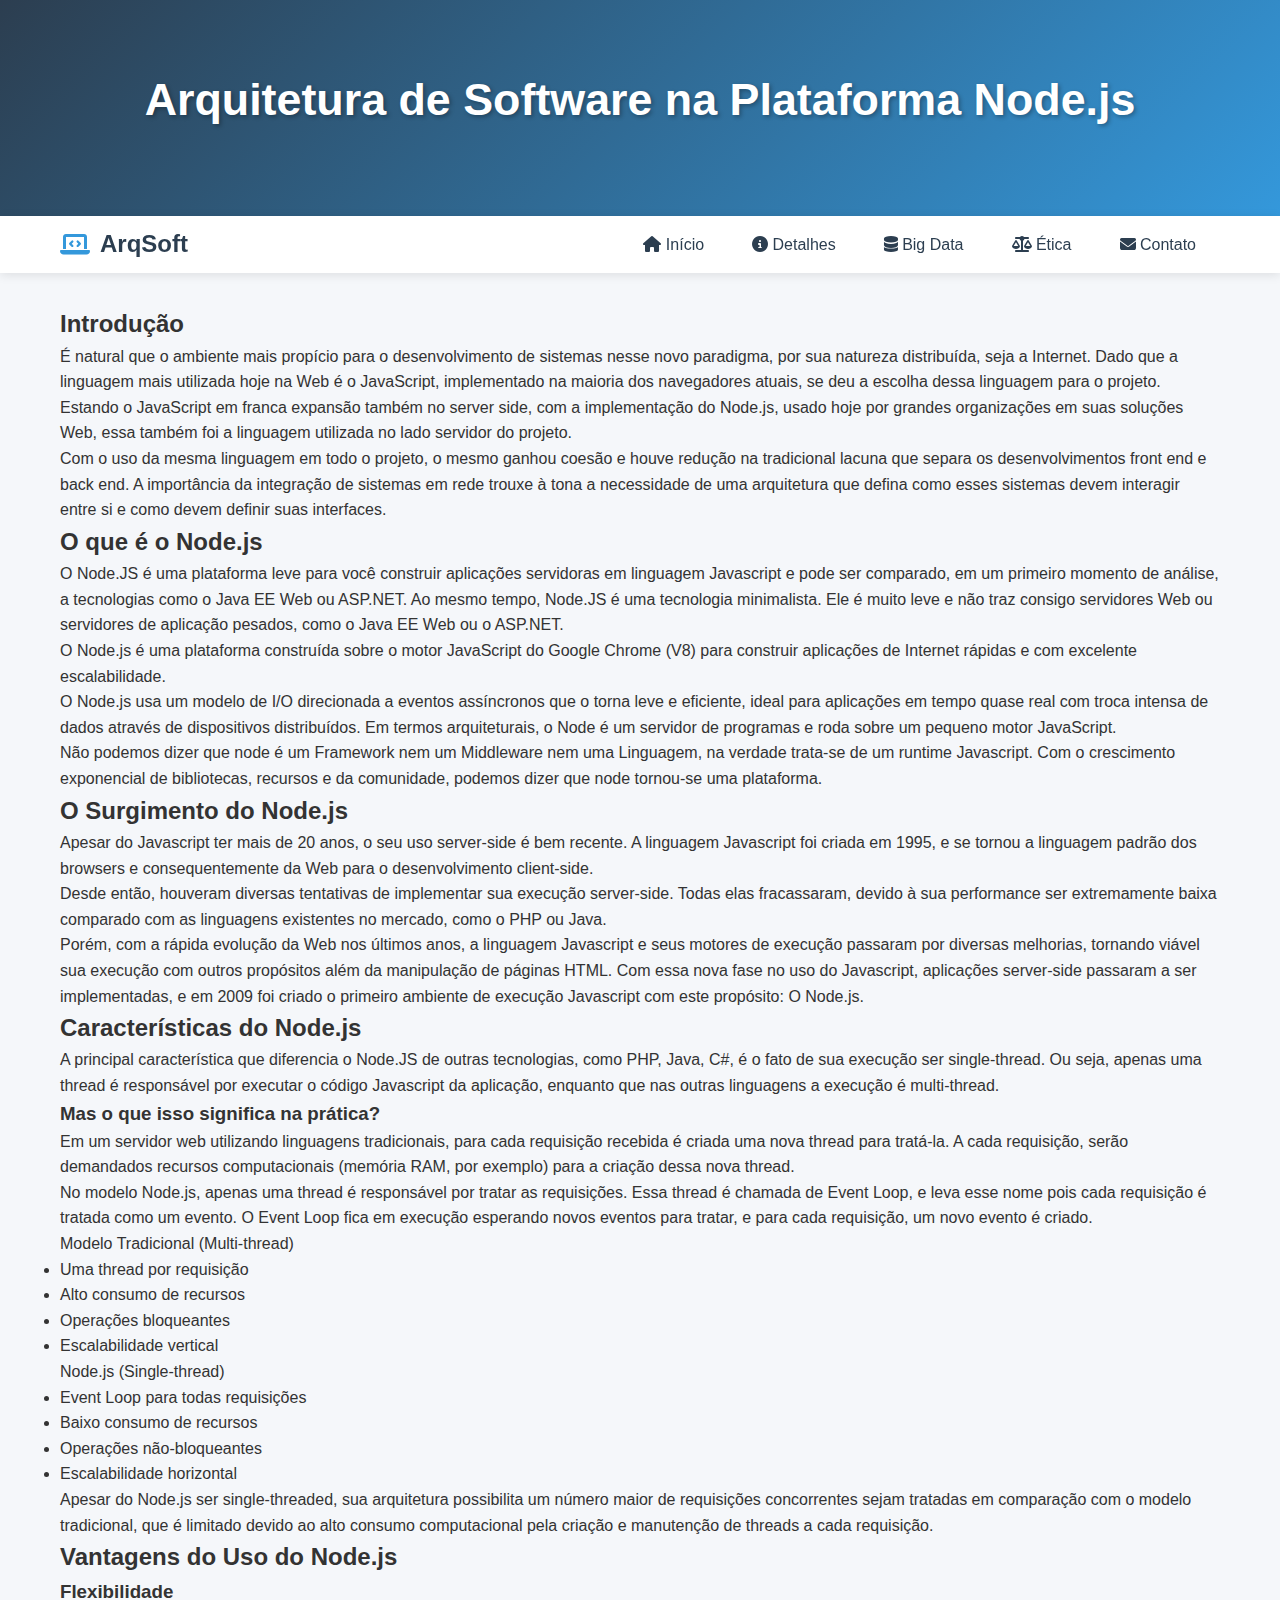
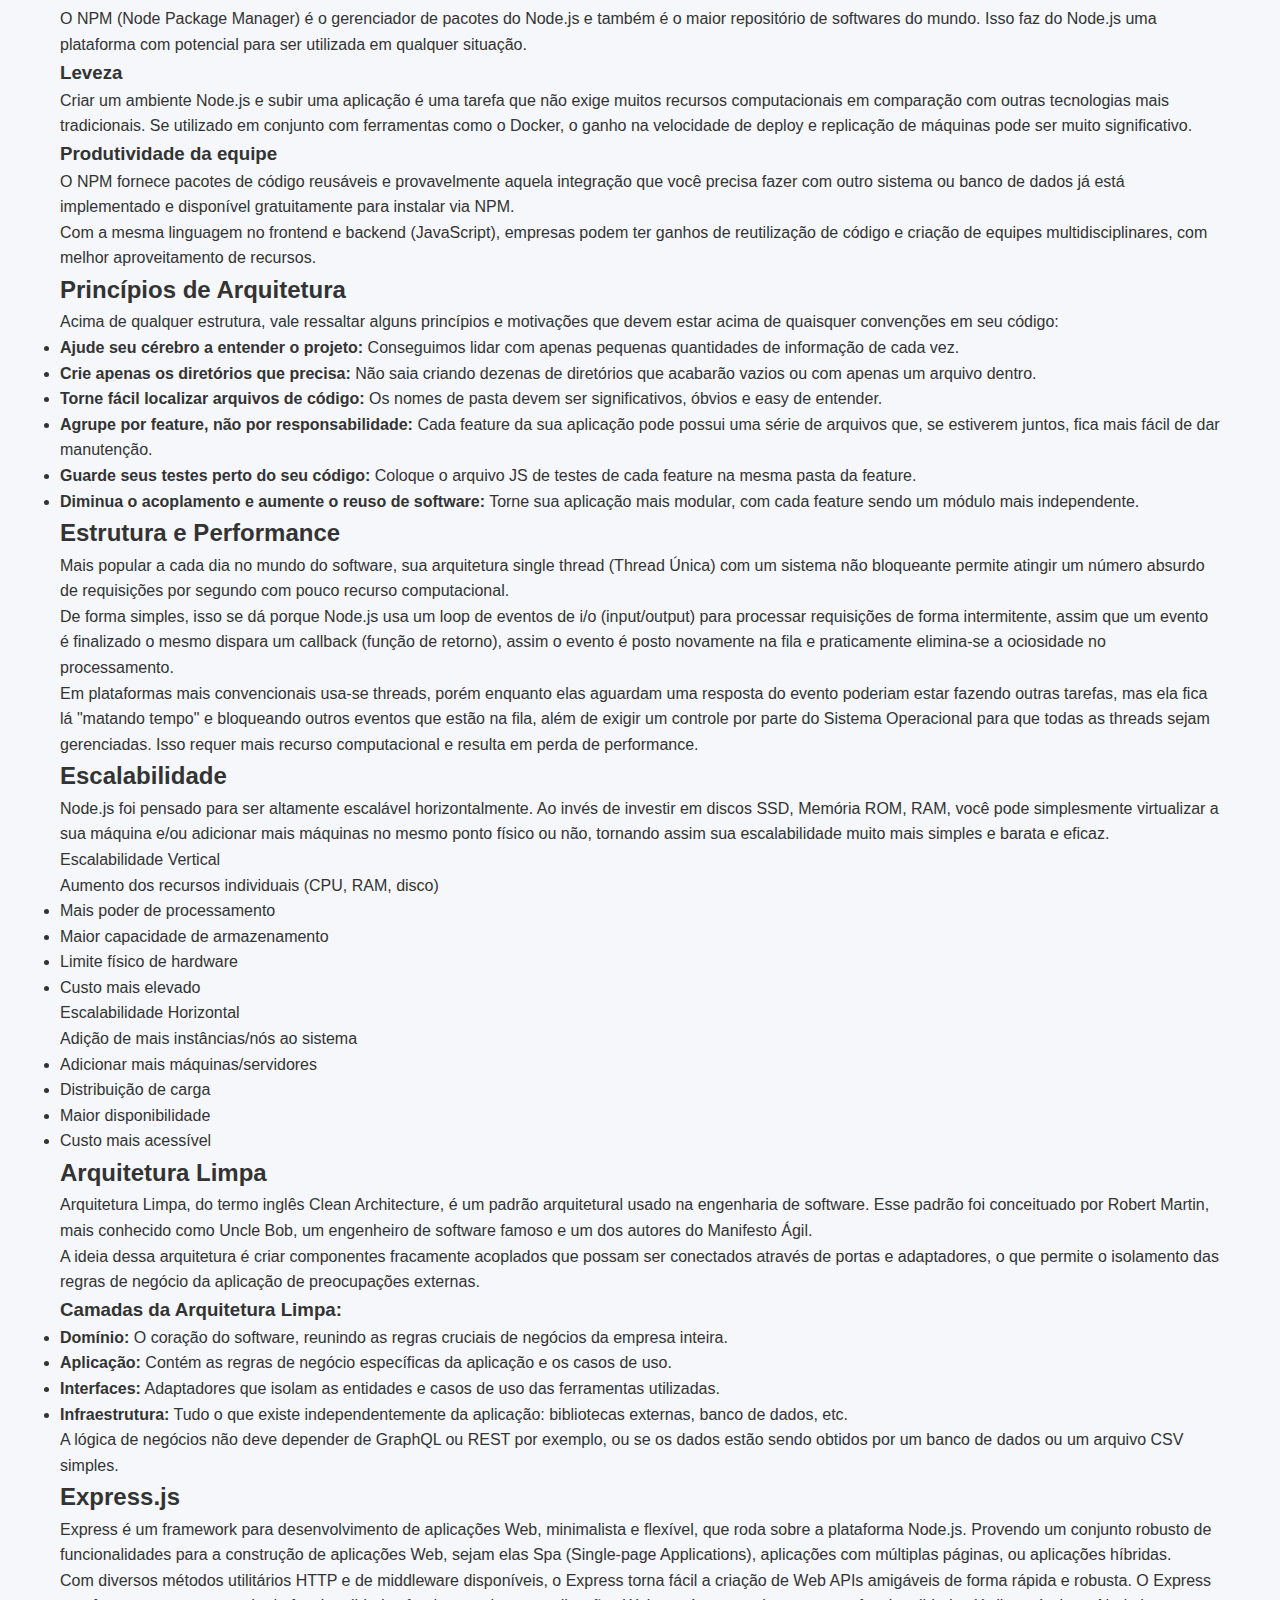
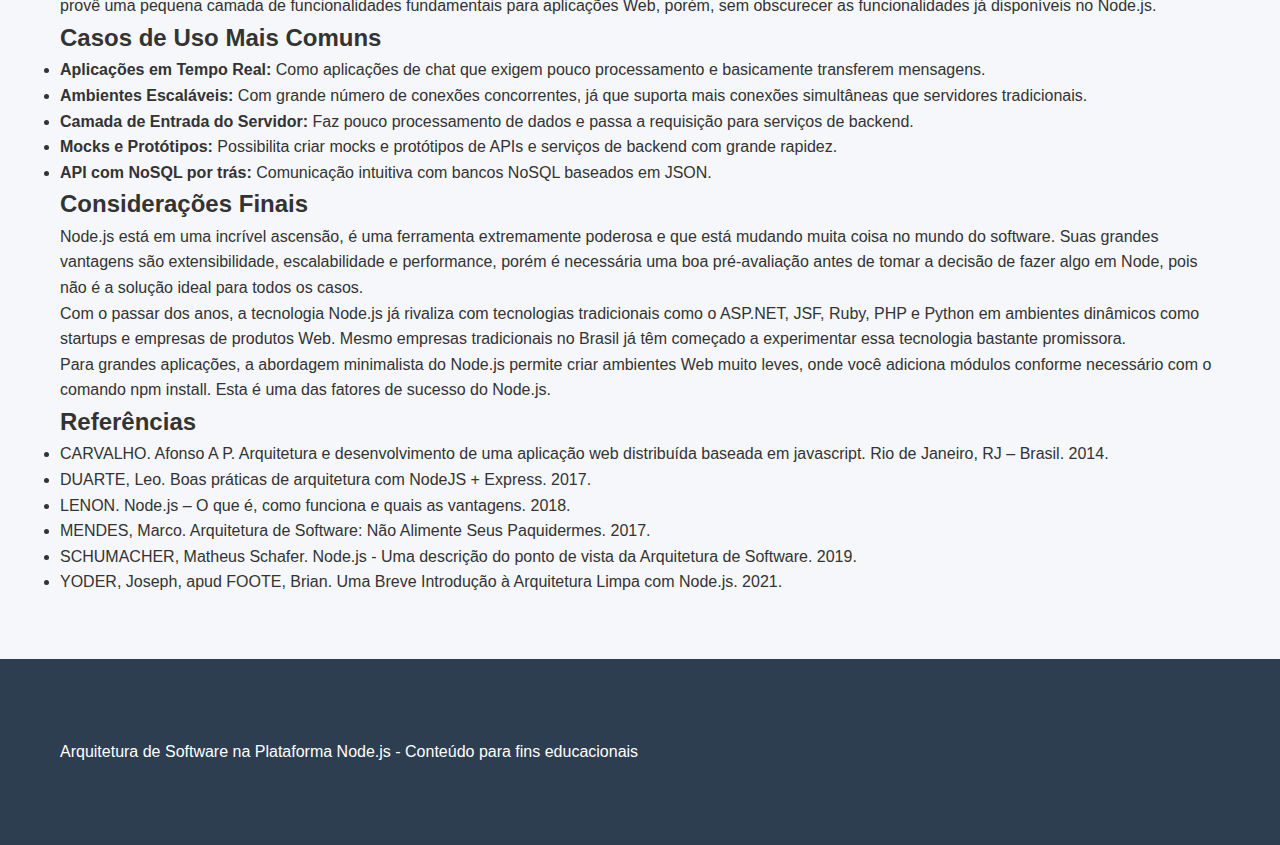
<file: nodejs.html>
<!DOCTYPE html>
<html lang="pt-BR">
<head>
    <meta charset="UTF-8">
    <meta name="viewport" content="width=device-width, initial-scale=1.0">
    <title>Arquitetura de Software na Plataforma Node.js</title>
    <link rel="stylesheet" href="https://cdnjs.cloudflare.com/ajax/libs/font-awesome/6.4.0/css/all.min.css">
    <link rel="stylesheet" href="style.css">
    <style>
        
    </style>
</head>
<body>
    <header>
        <div class="container">
            <h1>Arquitetura de Software na Plataforma Node.js</h1>
        </div>
    </header>
    <!-- Navigation -->
    <nav>
        <div class="nav-container">
            <div class="logo">
                <i class="fas fa-laptop-code"></i>
                <span>ArqSoft</span>
            </div>
            <ul class="nav-links">
                <li><a href="index.html"><i class="fas fa-home"></i> Início</a></li>
                <li><a href="detalhes.html"><i class="fas fa-info-circle"></i> Detalhes</a></li>
                <li><a href="bd.html"><i class="fas fa-database"></i> Big Data</a></li>
                <li><a href="etica.html" class="active"><i class="fas fa-balance-scale"></i> Ética</a></li>
                <li><a href="#"><i class="fas fa-envelope"></i> Contato</a></li>
            </ul>
        </div>
    </nav>

    <div class="container">
        <section class="content-section">
            <h2>Introdução</h2>
            <p>É natural que o ambiente mais propício para o desenvolvimento de sistemas nesse novo paradigma, por sua natureza distribuída, seja a Internet. Dado que a linguagem mais utilizada hoje na Web é o JavaScript, implementado na maioria dos navegadores atuais, se deu a escolha dessa linguagem para o projeto.</p>
            <p>Estando o JavaScript em franca expansão também no server side, com a implementação do Node.js, usado hoje por grandes organizações em suas soluções Web, essa também foi a linguagem utilizada no lado servidor do projeto.</p>
            <p>Com o uso da mesma linguagem em todo o projeto, o mesmo ganhou coesão e houve redução na tradicional lacuna que separa os desenvolvimentos front end e back end. A importância da integração de sistemas em rede trouxe à tona a necessidade de uma arquitetura que defina como esses sistemas devem interagir entre si e como devem definir suas interfaces.</p>
        </section>

        <section class="content-section">
            <h2>O que é o Node.js</h2>
            <p>O Node.JS é uma plataforma leve para você construir aplicações servidoras em linguagem Javascript e pode ser comparado, em um primeiro momento de análise, a tecnologias como o Java EE Web ou ASP.NET. Ao mesmo tempo, Node.JS é uma tecnologia minimalista. Ele é muito leve e não traz consigo servidores Web ou servidores de aplicação pesados, como o Java EE Web ou o ASP.NET.</p>
            
            <div class="highlight">
                <p>O Node.js é uma plataforma construída sobre o motor JavaScript do Google Chrome (V8) para construir aplicações de Internet rápidas e com excelente escalabilidade.</p>
            </div>
            
            <p>O Node.js usa um modelo de I/O direcionada a eventos assíncronos que o torna leve e eficiente, ideal para aplicações em tempo quase real com troca intensa de dados através de dispositivos distribuídos. Em termos arquiteturais, o Node é um servidor de programas e roda sobre um pequeno motor JavaScript.</p>
            
            <p>Não podemos dizer que node é um Framework nem um Middleware nem uma Linguagem, na verdade trata-se de um runtime Javascript. Com o crescimento exponencial de bibliotecas, recursos e da comunidade, podemos dizer que node tornou-se uma plataforma.</p>
        </section>

        <section class="content-section">
            <h2>O Surgimento do Node.js</h2>
            <p>Apesar do Javascript ter mais de 20 anos, o seu uso server-side é bem recente. A linguagem Javascript foi criada em 1995, e se tornou a linguagem padrão dos browsers e consequentemente da Web para o desenvolvimento client-side.</p>
            <p>Desde então, houveram diversas tentativas de implementar sua execução server-side. Todas elas fracassaram, devido à sua performance ser extremamente baixa comparado com as linguagens existentes no mercado, como o PHP ou Java.</p>
            <p>Porém, com a rápida evolução da Web nos últimos anos, a linguagem Javascript e seus motores de execução passaram por diversas melhorias, tornando viável sua execução com outros propósitos além da manipulação de páginas HTML. Com essa nova fase no uso do Javascript, aplicações server-side passaram a ser implementadas, e em 2009 foi criado o primeiro ambiente de execução Javascript com este propósito: O Node.js.</p>
        </section>

        <section class="content-section">
            <h2>Características do Node.js</h2>
            <p>A principal característica que diferencia o Node.JS de outras tecnologias, como PHP, Java, C#, é o fato de sua execução ser single-thread. Ou seja, apenas uma thread é responsável por executar o código Javascript da aplicação, enquanto que nas outras linguagens a execução é multi-thread.</p>
            
            <h3>Mas o que isso significa na prática?</h3>
            <p>Em um servidor web utilizando linguagens tradicionais, para cada requisição recebida é criada uma nova thread para tratá-la. A cada requisição, serão demandados recursos computacionais (memória RAM, por exemplo) para a criação dessa nova thread.</p>
            <p>No modelo Node.js, apenas uma thread é responsável por tratar as requisições. Essa thread é chamada de Event Loop, e leva esse nome pois cada requisição é tratada como um evento. O Event Loop fica em execução esperando novos eventos para tratar, e para cada requisição, um novo evento é criado.</p>
            
            <div class="comparison">
                <div class="comparison-item">
                    <div class="comparison-title">Modelo Tradicional (Multi-thread)</div>
                    <ul>
                        <li>Uma thread por requisição</li>
                        <li>Alto consumo de recursos</li>
                        <li>Operações bloqueantes</li>
                        <li>Escalabilidade vertical</li>
                    </ul>
                </div>
                <div class="comparison-item">
                    <div class="comparison-title">Node.js (Single-thread)</div>
                    <ul>
                        <li>Event Loop para todas requisições</li>
                        <li>Baixo consumo de recursos</li>
                        <li>Operações não-bloqueantes</li>
                        <li>Escalabilidade horizontal</li>
                    </ul>
                </div>
            </div>
            
            <p>Apesar do Node.js ser single-threaded, sua arquitetura possibilita um número maior de requisições concorrentes sejam tratadas em comparação com o modelo tradicional, que é limitado devido ao alto consumo computacional pela criação e manutenção de threads a cada requisição.</p>
        </section>

        <section class="content-section">
            <h2>Vantagens do Uso do Node.js</h2>
            
            <h3>Flexibilidade</h3>
            <p>O NPM (Node Package Manager) é o gerenciador de pacotes do Node.js e também é o maior repositório de softwares do mundo. Isso faz do Node.js uma plataforma com potencial para ser utilizada em qualquer situação.</p>
            
            <h3>Leveza</h3>
            <p>Criar um ambiente Node.js e subir uma aplicação é uma tarefa que não exige muitos recursos computacionais em comparação com outras tecnologias mais tradicionais. Se utilizado em conjunto com ferramentas como o Docker, o ganho na velocidade de deploy e replicação de máquinas pode ser muito significativo.</p>
            
            <h3>Produtividade da equipe</h3>
            <p>O NPM fornece pacotes de código reusáveis e provavelmente aquela integração que você precisa fazer com outro sistema ou banco de dados já está implementado e disponível gratuitamente para instalar via NPM.</p>
            
            <div class="highlight">
                <p>Com a mesma linguagem no frontend e backend (JavaScript), empresas podem ter ganhos de reutilização de código e criação de equipes multidisciplinares, com melhor aproveitamento de recursos.</p>
            </div>
        </section>

        <section class="content-section">
            <h2>Princípios de Arquitetura</h2>
            <p>Acima de qualquer estrutura, vale ressaltar alguns princípios e motivações que devem estar acima de quaisquer convenções em seu código:</p>
            
            <ul>
                <li><strong>Ajude seu cérebro a entender o projeto:</strong> Conseguimos lidar com apenas pequenas quantidades de informação de cada vez.</li>
                <li><strong>Crie apenas os diretórios que precisa:</strong> Não saia criando dezenas de diretórios que acabarão vazios ou com apenas um arquivo dentro.</li>
                <li><strong>Torne fácil localizar arquivos de código:</strong> Os nomes de pasta devem ser significativos, óbvios e easy de entender.</li>
                <li><strong>Agrupe por feature, não por responsabilidade:</strong> Cada feature da sua aplicação pode possui uma série de arquivos que, se estiverem juntos, fica mais fácil de dar manutenção.</li>
                <li><strong>Guarde seus testes perto do seu código:</strong> Coloque o arquivo JS de testes de cada feature na mesma pasta da feature.</li>
                <li><strong>Diminua o acoplamento e aumente o reuso de software:</strong> Torne sua aplicação mais modular, com cada feature sendo um módulo mais independente.</li>
            </ul>
        </section>

        <section class="content-section">
            <h2>Estrutura e Performance</h2>
            <p>Mais popular a cada dia no mundo do software, sua arquitetura single thread (Thread Única) com um sistema não bloqueante permite atingir um número absurdo de requisições por segundo com pouco recurso computacional.</p>
            
            <p>De forma simples, isso se dá porque Node.js usa um loop de eventos de i/o (input/output) para processar requisições de forma intermitente, assim que um evento é finalizado o mesmo dispara um callback (função de retorno), assim o evento é posto novamente na fila e praticamente elimina-se a ociosidade no processamento.</p>
            
            <p>Em plataformas mais convencionais usa-se threads, porém enquanto elas aguardam uma resposta do evento poderiam estar fazendo outras tarefas, mas ela fica lá "matando tempo" e bloqueando outros eventos que estão na fila, além de exigir um controle por parte do Sistema Operacional para que todas as threads sejam gerenciadas. Isso requer mais recurso computacional e resulta em perda de performance.</p>
        </section>

        <section class="content-section">
            <h2>Escalabilidade</h2>
            <p>Node.js foi pensado para ser altamente escalável horizontalmente. Ao invés de investir em discos SSD, Memória ROM, RAM, você pode simplesmente virtualizar a sua máquina e/ou adicionar mais máquinas no mesmo ponto físico ou não, tornando assim sua escalabilidade muito mais simples e barata e eficaz.</p>
            
            <div class="comparison">
                <div class="comparison-item">
                    <div class="comparison-title">Escalabilidade Vertical</div>
                    <p>Aumento dos recursos individuais (CPU, RAM, disco)</p>
                    <ul>
                        <li>Mais poder de processamento</li>
                        <li>Maior capacidade de armazenamento</li>
                        <li>Limite físico de hardware</li>
                        <li>Custo mais elevado</li>
                    </ul>
                </div>
                <div class="comparison-item">
                    <div class="comparison-title">Escalabilidade Horizontal</div>
                    <p>Adição de mais instâncias/nós ao sistema</p>
                    <ul>
                        <li>Adicionar mais máquinas/servidores</li>
                        <li>Distribuição de carga</li>
                        <li>Maior disponibilidade</li>
                        <li>Custo mais acessível</li>
                    </ul>
                </div>
            </div>
        </section>

        <section class="content-section">
            <h2>Arquitetura Limpa</h2>
            <p>Arquitetura Limpa, do termo inglês Clean Architecture, é um padrão arquitetural usado na engenharia de software. Esse padrão foi conceituado por Robert Martin, mais conhecido como Uncle Bob, um engenheiro de software famoso e um dos autores do Manifesto Ágil.</p>
            
            <p>A ideia dessa arquitetura é criar componentes fracamente acoplados que possam ser conectados através de portas e adaptadores, o que permite o isolamento das regras de negócio da aplicação de preocupações externas.</p>
            
            <h3>Camadas da Arquitetura Limpa:</h3>
            
            <ul>
                <li><strong>Domínio:</strong> O coração do software, reunindo as regras cruciais de negócios da empresa inteira.</li>
                <li><strong>Aplicação:</strong> Contém as regras de negócio específicas da aplicação e os casos de uso.</li>
                <li><strong>Interfaces:</strong> Adaptadores que isolam as entidades e casos de uso das ferramentas utilizadas.</li>
                <li><strong>Infraestrutura:</strong> Tudo o que existe independentemente da aplicação: bibliotecas externas, banco de dados, etc.</li>
            </ul>
            
            <div class="highlight">
                <p>A lógica de negócios não deve depender de GraphQL ou REST por exemplo, ou se os dados estão sendo obtidos por um banco de dados ou um arquivo CSV simples.</p>
            </div>
        </section>

        <section class="content-section">
            <h2>Express.js</h2>
            <p>Express é um framework para desenvolvimento de aplicações Web, minimalista e flexível, que roda sobre a plataforma Node.js. Provendo um conjunto robusto de funcionalidades para a construção de aplicações Web, sejam elas Spa (Single-page Applications), aplicações com múltiplas páginas, ou aplicações híbridas.</p>
            
            <p>Com diversos métodos utilitários HTTP e de middleware disponíveis, o Express torna fácil a criação de Web APIs amigáveis de forma rápida e robusta. O Express provê uma pequena camada de funcionalidades fundamentais para aplicações Web, porém, sem obscurecer as funcionalidades já disponíveis no Node.js.</p>
        </section>

        <section class="content-section">
            <h2>Casos de Uso Mais Comuns</h2>
            
            <ul>
                <li><strong>Aplicações em Tempo Real:</strong> Como aplicações de chat que exigem pouco processamento e basicamente transferem mensagens.</li>
                <li><strong>Ambientes Escaláveis:</strong> Com grande número de conexões concorrentes, já que suporta mais conexões simultâneas que servidores tradicionais.</li>
                <li><strong>Camada de Entrada do Servidor:</strong> Faz pouco processamento de dados e passa a requisição para serviços de backend.</li>
                <li><strong>Mocks e Protótipos:</strong> Possibilita criar mocks e protótipos de APIs e serviços de backend com grande rapidez.</li>
                <li><strong>API com NoSQL por trás:</strong> Comunicação intuitiva com bancos NoSQL baseados em JSON.</li>
            </ul>
        </section>

        <section class="content-section">
            <h2>Considerações Finais</h2>
            <p>Node.js está em uma incrível ascensão, é uma ferramenta extremamente poderosa e que está mudando muita coisa no mundo do software. Suas grandes vantagens são extensibilidade, escalabilidade e performance, porém é necessária uma boa pré-avaliação antes de tomar a decisão de fazer algo em Node, pois não é a solução ideal para todos os casos.</p>
            
            <p>Com o passar dos anos, a tecnologia Node.js já rivaliza com tecnologias tradicionais como o ASP.NET, JSF, Ruby, PHP e Python em ambientes dinâmicos como startups e empresas de produtos Web. Mesmo empresas tradicionais no Brasil já têm começado a experimentar essa tecnologia bastante promissora.</p>
            
            <div class="highlight">
                <p>Para grandes aplicações, a abordagem minimalista do Node.js permite criar ambientes Web muito leves, onde você adiciona módulos conforme necessário com o comando <code>npm install</code>. Esta é uma das fatores de sucesso do Node.js.</p>
            </div>
        </section>

        <section class="content-section references">
            <h2>Referências</h2>
            <ul>
                <li>CARVALHO. Afonso A P. Arquitetura e desenvolvimento de uma aplicação web distribuída baseada em javascript. Rio de Janeiro, RJ – Brasil. 2014.</li>
                <li>DUARTE, Leo. Boas práticas de arquitetura com NodeJS + Express. 2017.</li>
                <li>LENON. Node.js – O que é, como funciona e quais as vantagens. 2018.</li>
                <li>MENDES, Marco. Arquitetura de Software: Não Alimente Seus Paquidermes. 2017.</li>
                <li>SCHUMACHER, Matheus Schafer. Node.js - Uma descrição do ponto de vista da Arquitetura de Software. 2019.</li>
                <li>YODER, Joseph, apud FOOTE, Brian. Uma Breve Introdução à Arquitetura Limpa com Node.js. 2021.</li>
            </ul>
        </section>
    </div>

    <footer>
        <div class="container">
            <p>Arquitetura de Software na Plataforma Node.js - Conteúdo para fins educacionais</p>
        </div>
    </footer>
</body>
</html>
</file>
<file: style.css>
* {
    margin: 0;
    padding: 0;
    box-sizing: border-box;
    font-family: 'Segoe UI', Tahoma, Geneva, Verdana, sans-serif;
}

:root {
    --primary-color: #2c3e50;
    --secondary-color: #3498db;
    --accent-color: #e74c3c;
    --light-color: #ecf0f1;
    --dark-color: #2c3e50;
    --text-color: #333;
    --success-color: #27ae60;
}

body {
    background-color: #f5f7fa;
    color: var(--text-color);
    line-height: 1.6;
}

/* Header */
header {
    background: linear-gradient(135deg, var(--primary-color), var(--secondary-color));
    color: white;
    padding: 2rem 0;
    text-align: center;
    box-shadow: 0 4px 12px rgba(0, 0, 0, 0.1);
    position: relative;
    overflow: hidden;
}

.header-content {
    max-width: 1200px;
    margin: 0 auto;
    padding: 0 20px;
    position: relative;
    z-index: 2;
}

header h1 {
    font-size: 2.8rem;
    margin-bottom: 1rem;
    text-shadow: 2px 2px 4px rgba(0, 0, 0, 0.3);
}

header p {
    font-size: 1.2rem;
    max-width: 800px;
    margin: 0 auto;
    opacity: 0.9;
}

.header-graphic {
    position: absolute;
    top: 0;
    right: 0;
    bottom: 0;
    left: 0;
    opacity: 0.1;
    background: url('data:image/svg+xml;utf8,<svg xmlns="http://www.w3.org/2000/svg" viewBox="0 0 100 100" width="100" height="100"><circle cx="50" cy="50" r="40" stroke="white" stroke-width="2" fill="none" /><rect x="30" y="30" width="40" height="40" stroke="white" stroke-width="2" fill="none" /><polygon points="50,20 80,80 20,80" stroke="white" stroke-width="2" fill="none" /></svg>');
    background-size: 200px;
}

/* Navigation */
nav {
    background-color: white;
    box-shadow: 0 2px 10px rgba(0, 0, 0, 0.1);
    position: sticky;
    top: 0;
    z-index: 100;
}

.nav-container {
    max-width: 1200px;
    margin: 0 auto;
    display: flex;
    justify-content: space-between;
    align-items: center;
    padding: 0 20px;
}

.logo {
    font-weight: bold;
    font-size: 1.5rem;
    color: var(--primary-color);
    display: flex;
    align-items: center;
}

.logo i {
    margin-right: 10px;
    color: var(--secondary-color);
}

.nav-links {
    display: flex;
    list-style: none;
}

.nav-links li {
    padding: 1rem 0;
}

.nav-links a {
    color: var(--dark-color);
    text-decoration: none;
    padding: 1rem 1.5rem;
    transition: all 0.3s ease;
    font-weight: 500;
}

.nav-links a:hover {
    color: var(--secondary-color);
    background-color: #f8f9fa;
}

/* Main Content */
.container {
    max-width: 1200px;
    margin: 0 auto;
    padding: 2rem 20px;
}

.course-intro {
    text-align: center;
    margin-bottom: 3rem;
}

.course-intro h2 {
    color: var(--primary-color);
    font-size: 2rem;
    margin-bottom: 1rem;
}

.course-intro p {
    max-width: 800px;
    margin: 0 auto;
    font-size: 1.1rem;
}

.disciplines-container {
    display: grid;
    grid-template-columns: repeat(auto-fill, minmax(300px, 1fr));
    gap: 2rem;
    margin-bottom: 3rem;
}

.discipline-card {
    background: white;
    border-radius: 10px;
    padding: 1.5rem;
    box-shadow: 0 5px 15px rgba(0, 0, 0, 0.05);
    transition: transform 0.3s ease, box-shadow 0.3s ease;
    position: relative;
    overflow: hidden;
}

.discipline-card::before {
    content: '';
    position: absolute;
    top: 0;
    left: 0;
    width: 5px;
    height: 100%;
    background-color: var(--secondary-color);
}

.discipline-card:hover {
    transform: translateY(-5px);
    box-shadow: 0 10px 25px rgba(0, 0, 0, 0.1);
}

.discipline-card h3 {
    color: var(--primary-color);
    margin-bottom: 1rem;
    font-size: 1.3rem;
}

.discipline-card p {
    color: #666;
    margin-bottom: 1.5rem;
}

.discipline-card .discipline-icon {
    font-size: 2rem;
    color: var(--secondary-color);
    margin-bottom: 1rem;
}

/* Course Highlights */
.highlights {
    display: flex;
    flex-wrap: wrap;
    gap: 2rem;
    margin-bottom: 3rem;
}

.highlight-card {
    flex: 1;
    min-width: 250px;
    background: linear-gradient(135deg, var(--secondary-color), var(--primary-color));
    color: white;
    padding: 2rem;
    border-radius: 10px;
    text-align: center;
    box-shadow: 0 5px 15px rgba(0, 0, 0, 0.1);
}

.highlight-card i {
    font-size: 2.5rem;
    margin-bottom: 1rem;
}

.highlight-card h3 {
    font-size: 1.5rem;
    margin-bottom: 1rem;
}

/* Footer */
footer {
    background-color: var(--dark-color);
    color: white;
    padding: 3rem 0;
    margin-top: 2rem;
}

.footer-content {
    max-width: 1200px;
    margin: 0 auto;
    padding: 0 20px;
    display: flex;
    flex-wrap: wrap;
    gap: 2rem;
}

.footer-section {
    flex: 1;
    min-width: 250px;
}

.footer-section h3 {
    font-size: 1.3rem;
    margin-bottom: 1.5rem;
    padding-bottom: 0.5rem;
    border-bottom: 2px solid var(--secondary-color);
}

.footer-section p, .footer-section li {
    margin-bottom: 0.8rem;
    opacity: 0.8;
}

.footer-section ul {
    list-style: none;
}

.footer-section a {
    color: white;
    text-decoration: none;
    transition: opacity 0.3s ease;
}

.footer-section a:hover {
    opacity: 0.7;
}

.social-links {
    display: flex;
    gap: 1rem;
    margin-top: 1rem;
}

.social-links a {
    display: inline-block;
    width: 40px;
    height: 40px;
    background-color: rgba(255, 255, 255, 0.1);
    border-radius: 50%;
    text-align: center;
    line-height: 40px;
    transition: background-color 0.3s ease;
}

.social-links a:hover {
    background-color: var(--secondary-color);
}

.copyright {
    text-align: center;
    padding-top: 2rem;
    margin-top: 2rem;
    border-top: 1px solid rgba(255, 255, 255, 0.1);
    opacity: 0.7;
}

/* Responsive Design */
@media (max-width: 768px) {
    .nav-container {
        flex-direction: column;
        padding: 1rem 20px;
    }
    
    .nav-links {
        margin-top: 1rem;
        flex-wrap: wrap;
        justify-content: center;
    }
    
    .nav-links a {
        padding: 0.5rem 1rem;
    }
    
    header h1 {
        font-size: 2.2rem;
    }
    
    header p {
        font-size: 1rem;
    }
}

/* Animation */
@keyframes fadeIn {
    from { opacity: 0; transform: translateY(20px); }
    to { opacity: 1; transform: translateY(0); }
}

.animate {
    animation: fadeIn 0.6s ease forwards;
}

.delay-1 {
    animation-delay: 0.2s;
}

.delay-2 {
    animation-delay: 0.4s;
}

.delay-3 {
    animation-delay: 0.6s;
}
</file>
